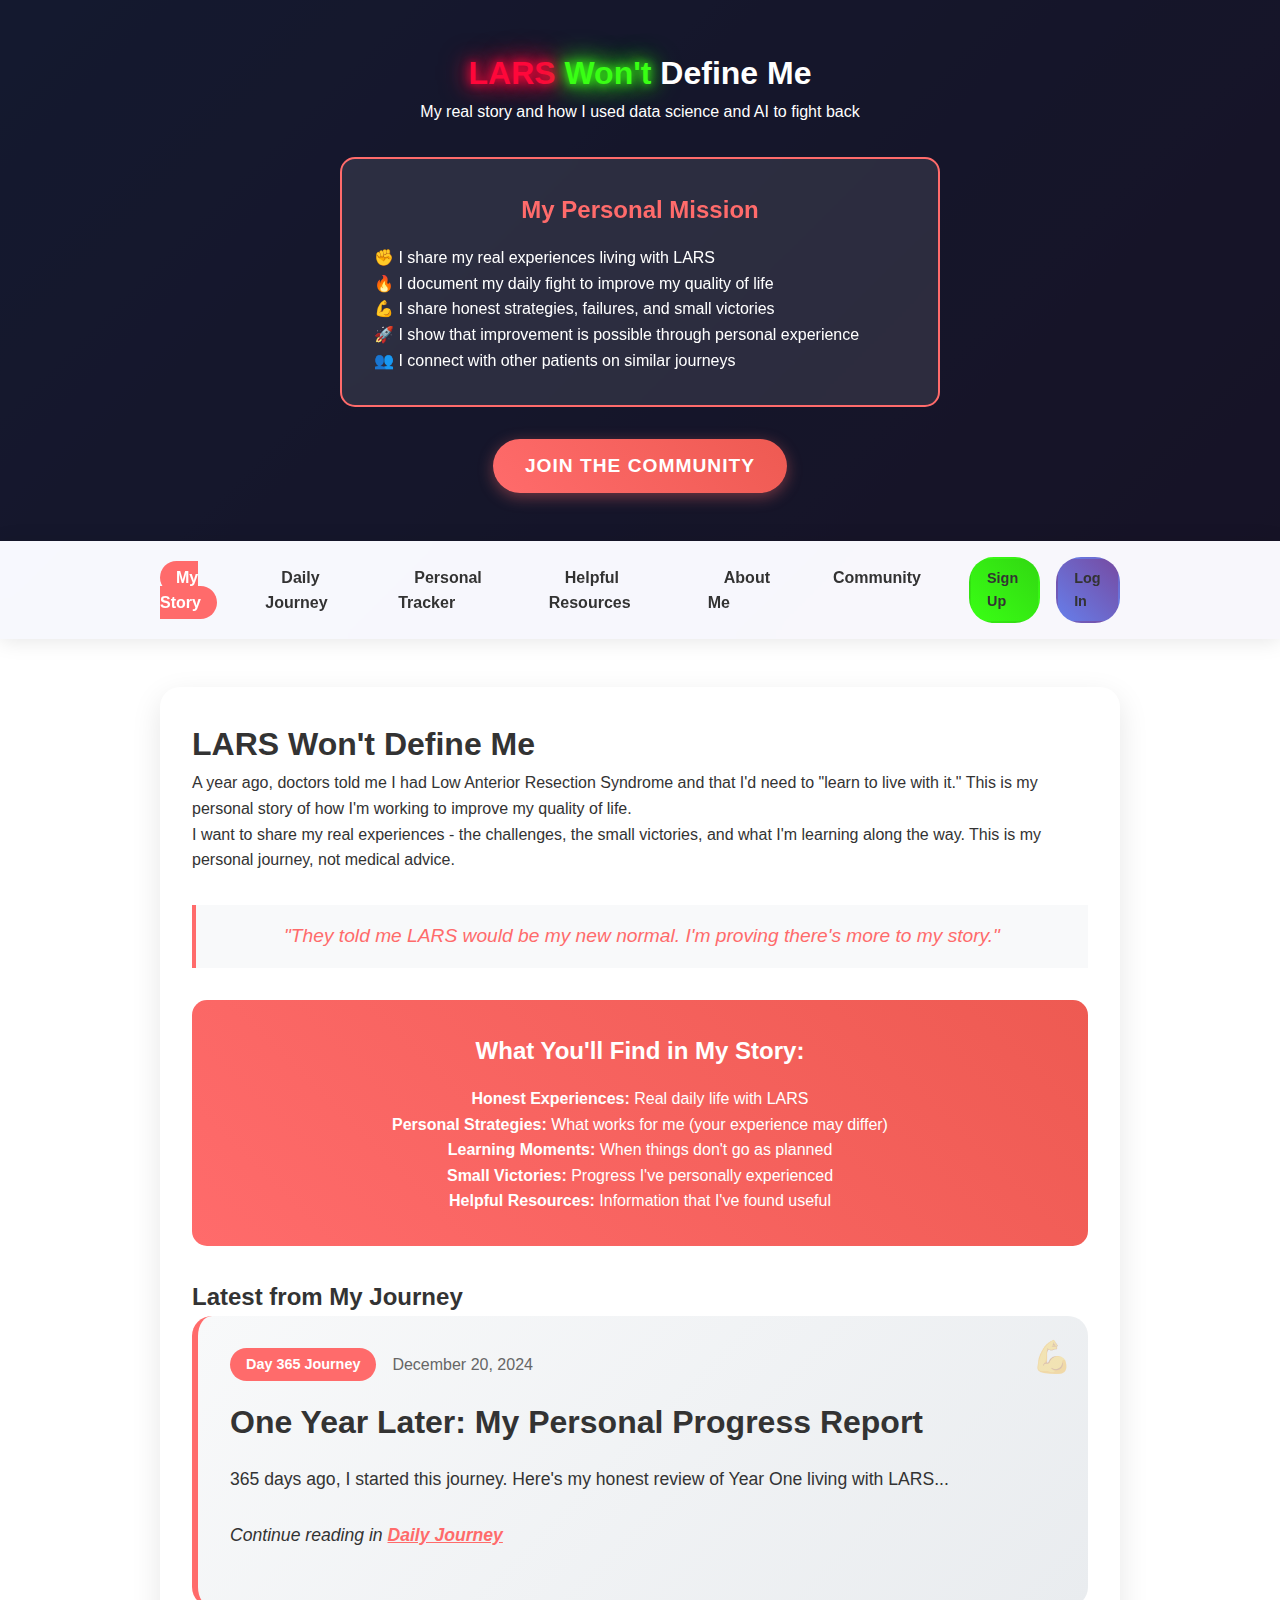
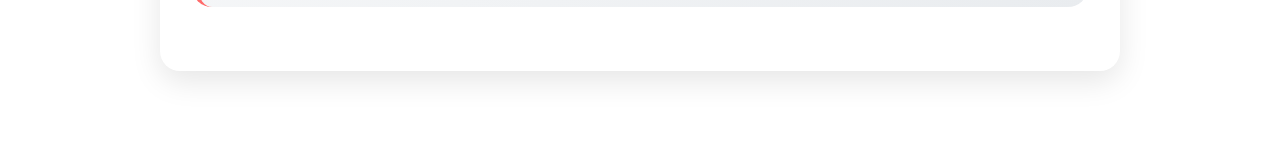
<file: index.html>
<!DOCTYPE html>
<html lang="en">
<head>
    <meta charset="UTF-8">
    <meta name="viewport" content="width=device-width, initial-scale=1.0">
    <title>LARS Won't Define Me - One Patient's Real Story</title>
    <style>
        * {
            margin: 0;
            padding: 0;
            box-sizing: border-box;
        }

        body {
            font-family: 'Arial', sans-serif;
            line-height: 1.6;
            color: #333;
            background: linear-gradient(135deg, #667eea 0%, #764ba2 100%);
            min-height: 100vh;
        }

        .container {
            max-width: 1000px;
            margin: 0 auto;
            padding: 0 20px;
        }

        header {
            background: rgba(0,0,0,0.8);
            color: white;
            padding: 3rem 0;
            text-align: center;
            position: relative;
            overflow: hidden;
        }

        .hero-content {
            position: relative;
            z-index: 2;
        }

        .neon-green {
            color: #39ff14;
            text-shadow: 0 0 10px #39ff14, 0 0 20px #39ff14, 0 0 30px #39ff14;
        }

        .neon-red {
            color: #ff073a;
            text-shadow: 0 0 10px #ff073a, 0 0 20px #ff073a, 0 0 30px #ff073a;
        }
            font-size: 3.5rem;
            font-weight: bold;
            margin-bottom: 1rem;
            text-shadow: 2px 2px 4px rgba(0,0,0,0.5);
            color: #ff6b6b;
        }

        .rebel-subtitle {
            font-size: 1.3rem;
            margin-bottom: 2rem;
            color: #ffeaa7;
        }

        .manifesto-box {
            background: rgba(255,255,255,0.1);
            backdrop-filter: blur(10px);
            border: 2px solid #ff6b6b;
            border-radius: 15px;
            padding: 2rem;
            margin: 2rem auto;
            max-width: 600px;
            text-align: left;
        }

        .manifesto-box h3 {
            color: #ff6b6b;
            font-size: 1.5rem;
            margin-bottom: 1rem;
            text-align: center;
        }

        .fight-button {
            background: linear-gradient(45deg, #ff6b6b, #ee5a52);
            color: white;
            padding: 1rem 2rem;
            font-size: 1.2rem;
            font-weight: bold;
            border: none;
            border-radius: 50px;
            cursor: pointer;
            transition: all 0.3s;
            text-transform: uppercase;
            letter-spacing: 1px;
            box-shadow: 0 4px 15px rgba(255, 107, 107, 0.4);
        }

        .fight-button:hover {
            transform: translateY(-2px);
            box-shadow: 0 6px 20px rgba(255, 107, 107, 0.6);
        }

        nav {
            background: rgba(255,255,255,0.95);
            padding: 1rem 0;
            backdrop-filter: blur(10px);
            position: sticky;
            top: 0;
            z-index: 100;
            box-shadow: 0 2px 20px rgba(0,0,0,0.1);
        }

        .nav-links {
            display: flex;
            justify-content: space-between;
            align-items: center;
            gap: 2rem;
            list-style: none;
            position: relative;
            width: 100%;
        }

        .main-nav {
            display: flex;
            gap: 2rem;
        }

        .auth-links {
            display: flex;
            gap: 1rem;
            margin-left: auto;
        }

        .auth-links a {
            background: linear-gradient(45deg, #667eea, #764ba2);
            color: white;
            padding: 0.6rem 1.2rem;
            border-radius: 25px;
            text-decoration: none;
            font-weight: 600;
            font-size: 0.9rem;
            transition: all 0.3s;
            border: 2px solid transparent;
        }

        .auth-links a:hover {
            background: linear-gradient(45deg, #ff6b6b, #ee5a52);
            transform: translateY(-2px);
            box-shadow: 0 4px 15px rgba(255, 107, 107, 0.4);
        }

        .auth-links a.signup {
            background: linear-gradient(45deg, #39ff14, #32d812);
            color: #333;
        }

        .auth-links a.signup:hover {
            background: linear-gradient(45deg, #ff6b6b, #ee5a52);
            color: white;
        }

        .nav-links a {
            text-decoration: none;
            color: #333;
            font-weight: 600;
            padding: 0.5rem 1rem;
            border-radius: 25px;
            transition: all 0.3s;
        }

        .nav-links a:hover, .nav-links a.active {
            background: #ff6b6b;
            color: white;
            transform: translateY(-2px);
        }

        main {
            background: white;
            min-height: 100vh;
        }

        .content-section {
            padding: 3rem 0;
        }

        .disclaimer {
            background: linear-gradient(45deg, #ff6b6b, #ee5a52);
            color: white;
            padding: 1.5rem;
            margin: 2rem 0;
            border-radius: 15px;
            text-align: center;
            font-weight: 500;
        }

        .page-content {
            background: white;
            padding: 2rem;
            border-radius: 20px;
            box-shadow: 0 10px 30px rgba(0,0,0,0.1);
            margin-bottom: 2rem;
        }

        .rebel-post {
            background: linear-gradient(135deg, #f8f9fa 0%, #e9ecef 100%);
            padding: 2rem;
            border-radius: 20px;
            margin-bottom: 2rem;
            border-left: 6px solid #ff6b6b;
            position: relative;
            overflow: hidden;
        }

        .rebel-post::before {
            content: "💪";
            position: absolute;
            top: 1rem;
            right: 1rem;
            font-size: 2rem;
            opacity: 0.3;
        }

        .post-meta {
            display: flex;
            align-items: center;
            gap: 1rem;
            margin-bottom: 1rem;
            color: #666;
        }

        .rebel-badge {
            background: #ff6b6b;
            color: white;
            padding: 0.3rem 1rem;
            border-radius: 20px;
            font-size: 0.9rem;
            font-weight: bold;
        }

        .post-title {
            font-size: 2rem;
            color: #333;
            margin-bottom: 1rem;
            font-weight: bold;
        }

        .post-content {
            font-size: 1.1rem;
            line-height: 1.8;
        }

        .post-content h3 {
            color: #ff6b6b;
            margin: 2rem 0 1rem 0;
            font-size: 1.4rem;
        }

        .post-content p {
            margin-bottom: 1.5rem;
        }

        .post-content ul {
            margin: 1rem 0;
            padding-left: 2rem;
        }

        .post-content li {
            margin-bottom: 0.8rem;
        }

        .fight-highlight {
            background: linear-gradient(45deg, #ff6b6b, #ee5a52);
            color: white;
            padding: 2rem;
            border-radius: 15px;
            margin: 2rem 0;
            text-align: center;
        }

        .fight-highlight h4 {
            font-size: 1.5rem;
            margin-bottom: 1rem;
        }

        .rebel-tracker {
            background: linear-gradient(135deg, #667eea 0%, #764ba2 100%);
            color: white;
            padding: 2rem;
            border-radius: 20px;
            margin: 2rem 0;
        }

        .tracker-form {
            background: rgba(255,255,255,0.1);
            backdrop-filter: blur(10px);
            padding: 2rem;
            border-radius: 15px;
            border: 1px solid rgba(255,255,255,0.2);
        }

        .form-group {
            margin-bottom: 1.5rem;
        }

        .form-group label {
            display: block;
            margin-bottom: 0.5rem;
            font-weight: 600;
            color: white;
        }

        .form-group input, .form-group textarea, .form-group select {
            width: 100%;
            padding: 1rem;
            border: none;
            border-radius: 10px;
            font-size: 1rem;
            background: rgba(255,255,255,0.9);
        }

        .rebel-scale {
            display: flex;
            gap: 1rem;
            margin-top: 1rem;
            flex-wrap: wrap;
        }

        .rebel-option {
            background: rgba(255,255,255,0.2);
            padding: 1rem;
            border-radius: 15px;
            text-align: center;
            cursor: pointer;
            transition: all 0.3s;
            border: 2px solid transparent;
            flex: 1;
            min-width: 120px;
        }

        .rebel-option:hover {
            background: rgba(255,255,255,0.3);
            transform: translateY(-2px);
        }

        .rebel-option input[type="radio"] {
            width: auto;
            margin-bottom: 0.5rem;
        }

        .rebel-emoji {
            font-size: 2rem;
            display: block;
            margin-bottom: 0.5rem;
        }

        .resources-grid {
            display: grid;
            grid-template-columns: repeat(auto-fit, minmax(300px, 1fr));
            gap: 2rem;
            margin: 2rem 0;
        }

        .resource-card {
            background: linear-gradient(135deg, #f8f9fa 0%, #e9ecef 100%);
            padding: 2rem;
            border-radius: 20px;
            box-shadow: 0 5px 15px rgba(0,0,0,0.1);
            border-top: 4px solid #ff6b6b;
            transition: transform 0.3s;
        }

        .resource-card:hover {
            transform: translateY(-5px);
        }

        .resource-card h3 {
            color: #ff6b6b;
            margin-bottom: 1rem;
            font-size: 1.3rem;
        }

        .resource-card a {
            color: #667eea;
            text-decoration: none;
            display: block;
            margin: 0.5rem 0;
            font-weight: 500;
        }

        .resource-card a:hover {
            color: #ff6b6b;
            text-decoration: underline;
        }

        .hidden {
            display: none;
        }

        footer {
            background: #333;
            color: white;
            text-align: center;
            padding: 2rem 0;
        }

        .rebel-quote {
            font-style: italic;
            font-size: 1.2rem;
            color: #ff6b6b;
            text-align: center;
            margin: 2rem 0;
            padding: 1rem;
            border-left: 4px solid #ff6b6b;
            background: #f8f9fa;
        }

            @media (max-width: 768px) {
            .rebel-title {
                font-size: 2.5rem;
            }
            
            .nav-links {
                flex-direction: column;
                gap: 1rem;
            }

            .main-nav {
                flex-direction: column;
                gap: 0.5rem;
                width: 100%;
            }

            .auth-links {
                justify-content: center;
                margin-left: 0;
                margin-top: 1rem;
            }
            
            .rebel-scale {
                flex-direction: column;
            }
            
            .manifesto-box {
                margin: 1rem;
                padding: 1rem;
            }
        }
    </style>
</head>
<body>
    <header>
        <div class="container">
            <div class="hero-content">
                <h1 class="rebel-title"><span class="neon-red">LARS</span> <span class="neon-green">Won't</span> Define Me</h1>
                <p class="rebel-subtitle">My real story and how I used data science and AI to fight back</p>
                
                <div class="manifesto-box">
                    <h3>My Personal Mission</h3>
                    <p>✊ I share my real experiences living with LARS</p>
                    <p>🔥 I document my daily fight to improve my quality of life</p>
                    <p>💪 I share honest strategies, failures, and small victories</p>
                    <p>🚀 I show that improvement is possible through personal experience</p>
                    <p>👥 I connect with other patients on similar journeys</p>
                </div>
                
                <button class="fight-button" onclick="showPage('community')">JOIN THE COMMUNITY</button>
            </div>
        </div>
    </header>

    <nav>
        <div class="container">
            <ul class="nav-links">
                <div class="main-nav">
                    <li><a href="#" onclick="showPage('home')" class="active">My Story</a></li>
                    <li><a href="#" onclick="showPage('blog')">Daily Journey</a></li>
                    <li><a href="#" onclick="showPage('tracker')">Personal Tracker</a></li>
                    <li><a href="#" onclick="showPage('resources')">Helpful Resources</a></li>
                    <li><a href="#" onclick="showPage('about')">About Me</a></li>
                    <li><a href="#" onclick="showPage('community')">Community</a></li>
                </div>
                
                <div class="auth-links">
                    <a href="#" onclick="showSignup()" class="signup">Sign Up</a>
                    <a href="#" onclick="showLogin()" class="login">Log In</a>
                </div>
            </ul>
        </div>
    </nav>

    <main>
        <div class="container">

            <!-- Home Page -->
            <div id="home-page" class="content-section">
                <div class="page-content">
                    <h1>LARS Won't Define Me</h1>
                    <p>A year ago, doctors told me I had Low Anterior Resection Syndrome and that I'd need to "learn to live with it." This is my personal story of how I'm working to improve my quality of life.</p>
                    
                    <p>I want to share my real experiences - the challenges, the small victories, and what I'm learning along the way. This is my personal journey, not medical advice.</p>

                    <div class="rebel-quote">
                        "They told me LARS would be my new normal. I'm proving there's more to my story."
                    </div>

                    <div class="fight-highlight">
                        <h4>What You'll Find in My Story:</h4>
                        <p><strong>Honest Experiences:</strong> Real daily life with LARS<br>
                        <strong>Personal Strategies:</strong> What works for me (your experience may differ)<br>
                        <strong>Learning Moments:</strong> When things don't go as planned<br>
                        <strong>Small Victories:</strong> Progress I've personally experienced<br>
                        <strong>Helpful Resources:</strong> Information that I've found useful</p>
                    </div>

                    <h2>Latest from My Journey</h2>
                    <div class="rebel-post">
                        <div class="post-meta">
                            <span class="rebel-badge">Day 365 Journey</span>
                            <span>December 20, 2024</span>
                        </div>
                        <h3 class="post-title">One Year Later: My Personal Progress Report</h3>
                        <div class="post-content">
                            <p>365 days ago, I started this journey. Here's my honest review of Year One living with LARS...</p>
                            <p><em>Continue reading in <a href="#" onclick="showPage('blog')" style="color: #ff6b6b; font-weight: bold;">Daily Journey</a></em></p>
                        </div>
                    </div>
                </div>
            </div>

            <!-- Blog Page -->
            <div id="blog-page" class="content-section hidden">
                <div class="page-content">
                    <h1>My Daily Fight Against LARS</h1>
                    <p>These are real battle reports from the front lines. Some days I win, some days LARS wins. But I never stop fighting.</p>

                    <div class="rebel-post">
                        <div class="post-meta">
                            <span class="rebel-badge">Day 365 Rebellion</span>
                            <span>December 20, 2024</span>
                        </div>
                        <h3 class="post-title">One Year of Fighting: The Honest Battle Report</h3>
                        <div class="post-content">
                            <p>365 days ago, I declared war on LARS. Today marks one year of rebellion, and I'm not backing down.</p>
                            
                            <h3>The Battle Statistics</h3>
                            <ul>
                                <li><strong>Months 1-3:</strong> Getting my ass kicked daily. LARS was winning big time.</li>
                                <li><strong>Months 4-6:</strong> Started landing some punches. Tiny victories, but victories.</li>
                                <li><strong>Months 7-9:</strong> Building my arsenal. Learning what weapons work.</li>
                                <li><strong>Months 10-12:</strong> Taking back territory. LARS still fights dirty, but I'm stronger.</li>
                            </ul>

                            <h3>What I've Reclaimed</h3>
                            <p>My urgency episodes dropped from 8-10 daily battles to 3-4. I can plan 2-3 hour missions outside my base now. The fear of eating out has mostly retreated.</p>

                            <h3>Where I'm Still Fighting</h3>
                            <p>Clustering still ambushes me. Some foods remain enemy territory. The mental exhaustion of constant tactical planning is real.</p>

                            <div class="fight-highlight">
                                <h4>To Every LARS Warrior Reading This:</h4>
                                <p>Don't you dare give up. Don't let them tell you to "just accept it." You have more fight in you than you know. Join my rebellion. We're taking our lives back, one battle at a time.</p>
                            </div>
                        </div>
                    </div>

                    <div class="rebel-post">
                        <div class="post-meta">
                            <span class="rebel-badge">Day 360 Rebellion</span>
                            <span>December 15, 2024</span>
                        </div>
                        <h3 class="post-title">My Rebel Arsenal: Weapons That Actually Work</h3>
                        <div class="post-content">
                            <p>After 360 days of combat, here's my tested battle kit - the weapons that help me fight LARS every day:</p>

                            <h3>Daily Combat Gear</h3>
                            <ul>
                                <li><strong>Emergency assault pack:</strong> Crossbody bag with wet wipes, backup underwear, tactical plastic bags</li>
                                <li><strong>Intelligence app:</strong> "Flush" app for bathroom reconnaissance</li>
                                <li><strong>Hydration system:</strong> Electrolyte water - keeps my systems running</li>
                                <li><strong>Food intel:</strong> Phone notes tracking enemy foods vs. allies</li>
                            </ul>

                            <h3>Vehicle Command Center</h3>
                            <ul>
                                <li>Complete uniform change in stealth bag</li>
                                <li>Cleanup and recovery supplies</li>
                                <li>Morale-boosting snacks (tested safe foods)</li>
                                <li>Tactical air freshener for emergency situations</li>
                            </ul>

                            <h3>Failed Weapons (Don't Waste Your Money)</h3>
                            <p>Expensive "miracle" underwear (regular cotton works fine), complicated tracking apps (simple phone notes work better), and most supplements (real food and hydration beat pills).</p>
                        </div>
                    </div>
                </div>
            </div>

            <!-- Tracker Page -->
            <div id="tracker-page" class="content-section hidden">
                <div class="rebel-tracker">
                    <h1>Battle Tracker - Know Your Enemy</h1>
                    <p>Track your daily battles to identify patterns and build your winning strategy. This intel is for YOUR fight only.</p>

                    <div class="tracker-form">
                        <h3>Daily Battle Report</h3>
                        <form id="rebel-tracker">
                            <div class="form-group">
                                <label>Mission Date:</label>
                                <input type="date" id="battle-date" required>
                            </div>

                            <div class="form-group">
                                <label>Battle Status Today:</label>
                                <div class="rebel-scale">
                                    <div class="rebel-option">
                                        <span class="rebel-emoji">😤</span>
                                        <input type="radio" name="battle-status" value="1" id="battle1">
                                        <label for="battle1">LARS kicked my ass</label>
                                    </div>
                                    <div class="rebel-option">
                                        <span class="rebel-emoji">😠</span>
                                        <input type="radio" name="battle-status" value="2" id="battle2">
                                        <label for="battle2">Tough fight</label>
                                    </div>
                                    <div class="rebel-option">
                                        <span class="rebel-emoji">😐</span>
                                        <input type="radio" name="battle-status" value="3" id="battle3">
                                        <label for="battle3">Draw</label>
                                    </div>
                                    <div class="rebel-option">
                                        <span class="rebel-emoji">😏</span>
                                        <input type="radio" name="battle-status" value="4" id="battle4">
                                        <label for="battle4">I won some rounds</label>
                                    </div>
                                    <div class="rebel-option">
                                        <span class="rebel-emoji">💪</span>
                                        <input type="radio" name="battle-status" value="5" id="battle5">
                                        <label for="battle5">I dominated</label>
                                    </div>
                                </div>
                            </div>

                            <div class="form-group">
                                <label>Energy for the Fight (1-5):</label>
                                <select name="energy" required>
                                    <option value="">Select...</option>
                                    <option value="1">Completely drained</option>
                                    <option value="2">Low energy</option>
                                    <option value="3">Moderate</option>
                                    <option value="4">Good energy</option>
                                    <option value="5">Full power</option>
                                </select>
                            </div>

                            <div class="form-group">
                                <label>Today's Victories (small or big):</label>
                                <textarea name="victories" placeholder="What battles did you win today? Made it through a meeting? Tried a new food? Laughed at something?"></textarea>
                            </div>

                            <div class="form-group">
                                <label>Enemy Tactics (what LARS threw at you):</label>
                                <textarea name="enemy-tactics" placeholder="What challenges did LARS hit you with today? Urgency attacks? Clustering? Emotional warfare?"></textarea>
                            </div>

                            <div class="form-group">
                                <label>Intelligence Notes:</label>
                                <textarea name="intel" placeholder="What did you learn about your enemy today? Triggers to avoid? Strategies that worked?"></textarea>
                            </div>

                            <div class="form-group">
                                <label>Mission Type (select all that apply):</label>
                                <div style="display: grid; grid-template-columns: repeat(auto-fit, minmax(150px, 1fr)); gap: 10px; margin-top: 10px;">
                                    <label style="color: white;"><input type="checkbox" name="mission-type" value="social"> Social ops</label>
                                    <label style="color: white;"><input type="checkbox" name="mission-type" value="work"> Work mission</label>
                                    <label style="color: white;"><input type="checkbox" name="mission-type" value="travel"> Travel op</label>
                                    <label style="color: white;"><input type="checkbox" name="mission-type" value="medical"> Medical recon</label>
                                    <label style="color: white;"><input type="checkbox" name="mission-type" value="food"> Food testing</label>
                                    <label style="color: white;"><input type="checkbox" name="mission-type" value="emotional"> Mental warfare</label>
                                </div>
                            </div>

                            <button type="submit" class="fight-button">LOG BATTLE REPORT</button>
                        </form>

                        <div class="fight-highlight" style="margin-top: 2rem;">
                            <h4>Remember, Rebel:</h4>
                            <p>This intel is for YOUR fight strategy only. Use it to spot patterns, prepare for doctor briefings, and plan your next moves. Every data point helps you fight smarter.</p>
                        </div>
                    </div>
                </div>
            </div>

            <!-- Resources Page -->
            <div id="resources-page" class="content-section hidden">
                <div class="page-content">
                    <h1>Weapons & Tools for Fellow Rebels</h1>
                    <p>These are the resources, tools, and intel sources that help me fight LARS. Not sponsored - just battle-tested gear.</p>

                    <div class="resources-grid">
                        <div class="resource-card">
                            <h3>🏥 Medical Command Centers</h3>
                            <a href="https://www.fascrs.org" target="_blank">American Society of Colon and Rectal Surgeons</a>
                            <a href="https://www.ccalliance.org" target="_blank">Colorectal Cancer Alliance</a>
                            <a href="https://www.ostomy.org" target="_blank">United Ostomy Associations</a>
                            <a href="https://www.cancer.gov" target="_blank">National Cancer Institute</a>
                        </div>

                        <div class="resource-card">
                            <h3>📚 Battle Manuals</h3>
                            <a href="#" target="_blank">"Radical Remission" by Kelly Turner</a>
                            <a href="#" target="_blank">"The Resilience Factor" by Reivich & Shatte</a>
                            <a href="#" target="_blank">"Anticancer" by David Servan-Schreiber</a>
                            <p><em>Amazon affiliate links - supports this rebellion</em></p>
                        </div>

                        <div class="resource-card">
                            <h3>👥 Fellow Rebels</h3>
                            <a href="#" target="_blank">LARS Warriors (Facebook)</a>
                            <a href="#" target="_blank">Colorectal Cancer Fighters (Reddit)</a>
                            <a href="#" target="_blank">Smart Patients Community</a>
                            <a href="#" target="_blank">CancerCare Support Groups</a>
                        </div>

                        <div class="resource-card">
                            <h3>🔬 Intelligence Sources</h3>
                            <a href="https://pubmed.ncbi.nlm.nih.gov" target="_blank">PubMed (search "LARS syndrome")</a>
                            <a href="#" target="_blank">Latest LARS Research Updates</a>
                            <a href="#" target="_blank">Clinical Trial Intelligence</a>
                            <p><em>Always discuss intel with your medical team</em></p>
                        </div>

                        <div class="resource-card">
                            <h3>🛠️ Combat Tools</h3>
                            <a href="#" target="_blank">Flush App (bathroom intel)</a>
                            <a href="#" target="_blank">Sit or Squat App</a>
                            <a href="#" target="_blank">MyFitnessPal (food tracking)</a>
                            <a href="#" target="_blank">Headspace (mental warfare defense)</a>
                        </div>

                        <div class="resource-card">
                            <h3>🎧 Morale Boosters</h3>
                            <a href="#" target="_blank">Cancer Rebel Podcasts</a>
                            <a href="#" target="_blank">Patient Warrior Stories</a>
                            <a href="#" target="_blank">Meditation for Fighters</a>
                            <p><em>Perfect for those long bathroom strategy sessions</em></p>
                        </div>
                    </div>

                    <div class="fight-highlight" style="margin-top: 2rem;">
                        <h4>Rebel Disclaimer:</h4>
                        <p>These tools are shared from my personal arsenal. They're not medical recommendations - just weapons that have helped in my fight. Always coordinate with your medical team before deploying new strategies.</p>
                    </div>
                </div>
            </div>

            <!-- Community Page -->
            <div id="community-page" class="content-section hidden">
                <div class="page-content">
                    <h1>Join Our LARS Community</h1>
                    <p>Connect with others who understand your journey. Share experiences, find support, and discover that you're not alone.</p>

                    <div class="fight-highlight">
                        <h4>Why Join Our Community?</h4>
                        <p><strong>Real Understanding:</strong> Connect with people who truly get what you're going through<br>
                        <strong>Shared Wisdom:</strong> Learn from others' experiences and strategies<br>
                        <strong>Emotional Support:</strong> Find encouragement on difficult days<br>
                        <strong>Latest Updates:</strong> Stay informed about LARS research and resources<br>
                        <strong>Safe Space:</strong> Share freely without judgment or medical advice</p>
                    </div>

                    <div class="resources-grid">
                        <div class="resource-card">
                            <h3>🗣️ Discussion Forums</h3>
                            <p>Join topic-based discussions about daily life with LARS</p>
                            <ul style="list-style: none; padding: 0;">
                                <li>• Work and Career</li>
                                <li>• Travel and Social Life</li>
                                <li>• Family Relationships</li>
                                <li>• Emotional Support</li>
                                <li>• Product Reviews</li>
                            </ul>
                            <a href="#" onclick="showSignup()" style="color: #ff6b6b; font-weight: bold;">Join Discussions →</a>
                        </div>

                        <div class="resource-card">
                            <h3>📖 Story Sharing</h3>
                            <p>Share your experiences and read others' journeys</p>
                            <ul style="list-style: none; padding: 0;">
                                <li>• Personal milestones</li>
                                <li>• Challenging moments</li>
                                <li>• Success strategies</li>
                                <li>• Inspiration stories</li>
                                <li>• Recovery updates</li>
                            </ul>
                            <a href="#" onclick="showSignup()" style="color: #ff6b6b; font-weight: bold;">Share Your Story →</a>
                        </div>

                        <div class="resource-card">
                            <h3>🤝 Support Groups</h3>
                            <p>Join virtual meetups and support circles</p>
                            <ul style="list-style: none; padding: 0;">
                                <li>• Weekly check-ins</li>
                                <li>• Peer mentorship</li>
                                <li>• Topic-focused groups</li>
                                <li>• New member welcome</li>
                                <li>• Crisis support</li>
                            </ul>
                            <a href="#" onclick="showSignup()" style="color: #ff6b6b; font-weight: bold;">Find Your Group →</a>
                        </div>

                        <div class="resource-card">
                            <h3>📊 Data Insights</h3>
                            <p>Anonymous community data and patterns</p>
                            <ul style="list-style: none; padding: 0;">
                                <li>• Community progress trends</li>
                                <li>• Common trigger patterns</li>
                                <li>• Helpful strategy rankings</li>
                                <li>• Research participation</li>
                                <li>• Outcome tracking</li>
                            </ul>
                            <a href="#" onclick="showSignup()" style="color: #ff6b6b; font-weight: bold;">View Insights →</a>
                        </div>

                        <div class="resource-card">
                            <h3>🎯 Expert Sessions</h3>
                            <p>Learn from healthcare professionals and researchers</p>
                            <ul style="list-style: none; padding: 0;">
                                <li>• Q&A with specialists</li>
                                <li>• Research updates</li>
                                <li>• Nutrition guidance</li>
                                <li>• Mental health support</li>
                                <li>• Latest treatments</li>
                            </ul>
                            <a href="#" onclick="showSignup()" style="color: #ff6b6b; font-weight: bold;">Join Sessions →</a>
                        </div>

                        <div class="resource-card">
                            <h3>🔬 Research Participation</h3>
                            <p>Contribute to LARS research and advancement</p>
                            <ul style="list-style: none; padding: 0;">
                                <li>• Anonymous data sharing</li>
                                <li>• Clinical trial opportunities</li>
                                <li>• Survey participation</li>
                                <li>• Pattern analysis</li>
                                <li>• Future treatment development</li>
                            </ul>
                            <a href="#" onclick="showSignup()" style="color: #ff6b6b; font-weight: bold;">Learn More →</a>
                        </div>
                    </div>

                    <div class="fight-highlight" style="margin-top: 3rem;">
                        <h4>Ready to Connect?</h4>
                        <p>Join thousands of LARS patients supporting each other on this journey. Together, we're stronger.</p>
                        <button class="fight-button" onclick="showSignup()" style="margin-top: 1rem;">SIGN UP NOW</button>
                    </div>

                    <div class="rebel-quote">
                        "Alone we struggle, together we thrive. Join a community that understands your journey."
                    </div>
                </div>
            </div>
            <div id="about-page" class="content-section hidden">
                <div class="page-content">
                    <h1>Meet the Rebel</h1>
                    
                    <p>I never wanted to be a LARS rebel. I wanted to be the person who just "got better" after surgery and moved on with life. But LARS had other plans, and I had to make a choice: accept limitation or fight back.</p>

                    <h2>Why I Fight</h2>
                    <p>In December 2023, I had colorectal surgery. The cancer is gone (victory #1), but LARS moved in like an unwelcome roommate. For months, doctors kept saying "you'll need to learn to live with this" and "this is your new normal."</p>

                    <p>Bull. Shit.</p>

                    <p>I refuse to accept that a 30-something person should just surrender their social life, career ambitions, and daily freedom to bathroom schedules and emergency kits. So I declared war.</p>

                    <h2>My Rebellion Strategy</h2>
                    <p>Every day, I fight on multiple fronts:</p>
                    <ul>
                        <li><strong>Physical combat:</strong> Testing foods, timing, supplements, exercise</li>
                        <li><strong>Mental warfare:</strong> Refusing to let LARS control my mindset</li>
                        <li><strong>Social operations:</strong> Maintaining relationships and activities</li>
                        <li><strong>Intelligence gathering:</strong> Reading research, tracking patterns</li>
                        <li><strong>Community building:</strong> Connecting with fellow rebels</li>
                    </ul>

                    <h2>What This Rebellion Isn't</h2>
                    <p>This isn't medical advice. I'm not a doctor - I'm a patient with an attitude problem who refuses to give up. Every strategy I share is my personal experience, not a prescription for anyone else.</p>

                    <p>This also isn't toxic positivity. Some days, LARS wins. Some days, I cry in my car. Some days, I want to give up. I share those days too, because real rebellion includes real struggles.</p>

                    <h2>What I've Learned</h2>
                    <p>After a year of fighting, here's what I know for sure:</p>
                    <ul>
                        <li>Improvement IS possible (not cure, but real improvement)</li>
                        <li>Small victories add up to big changes
</file>
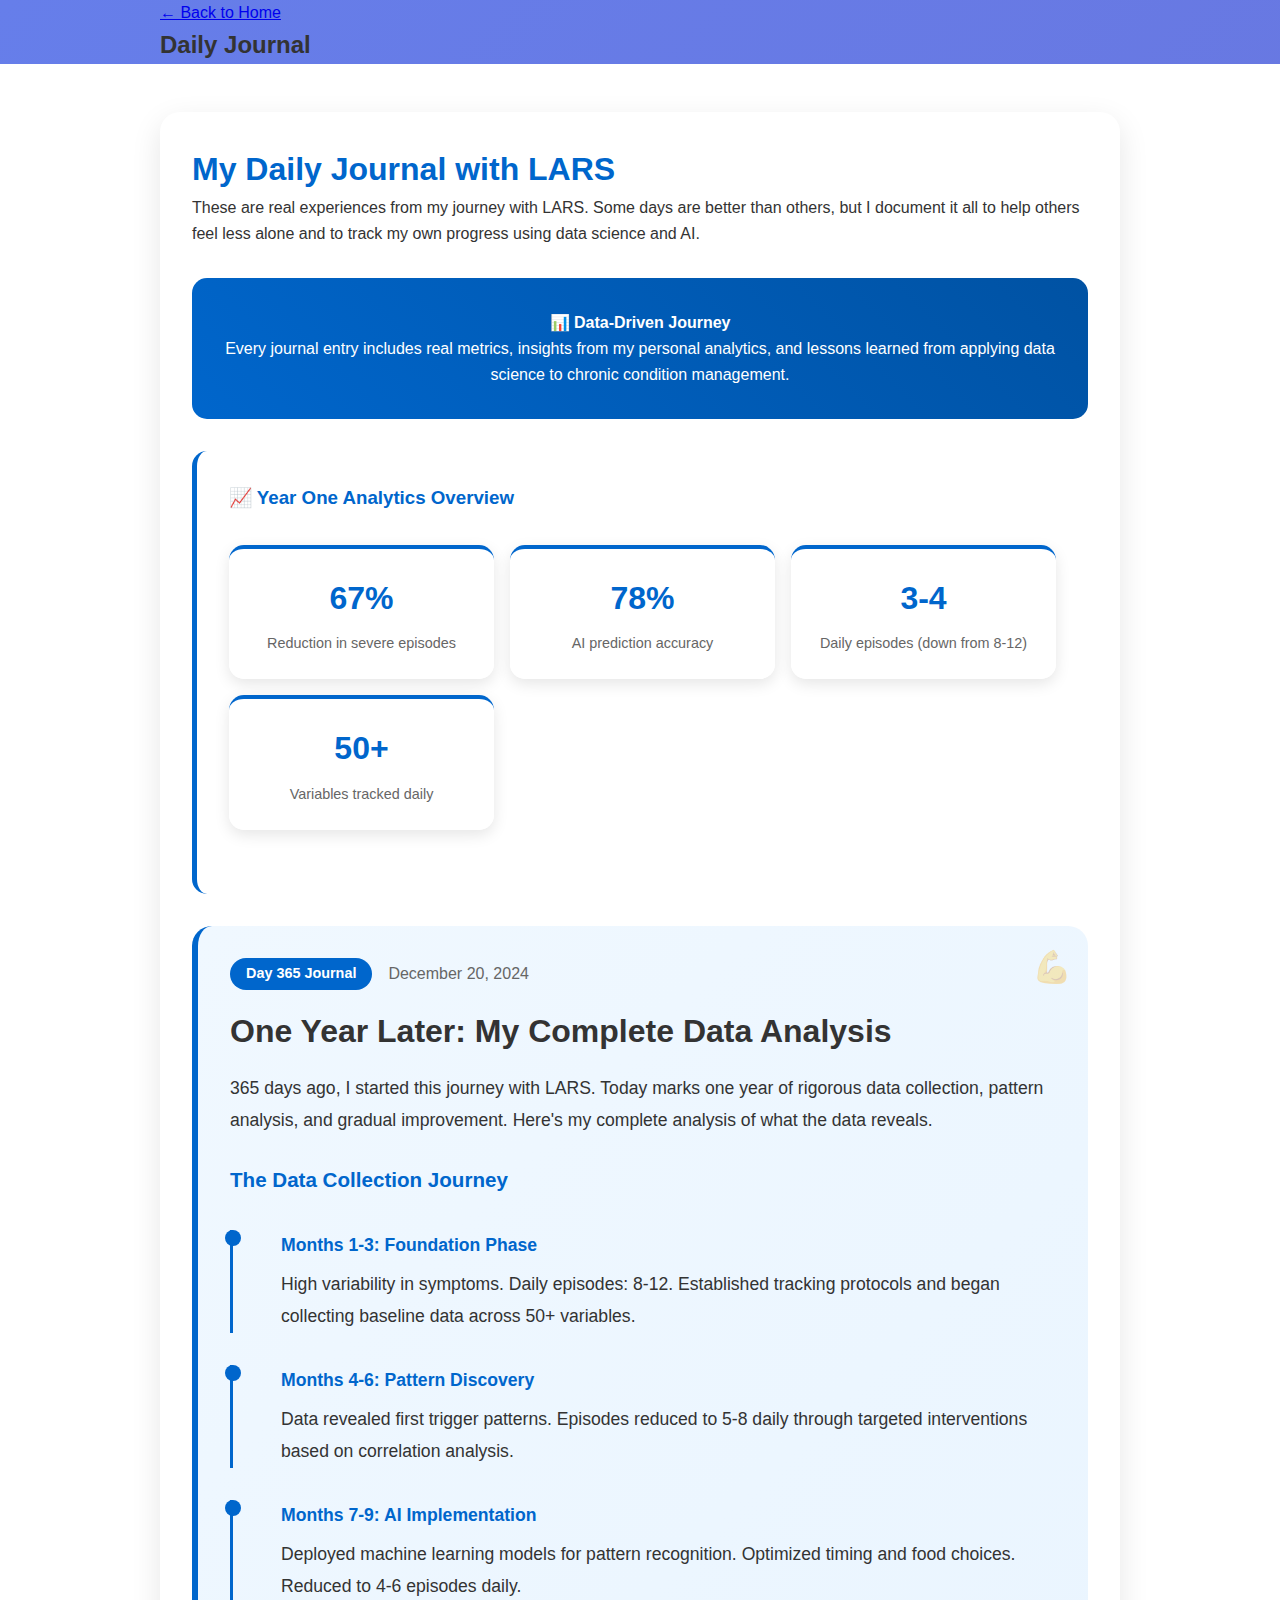
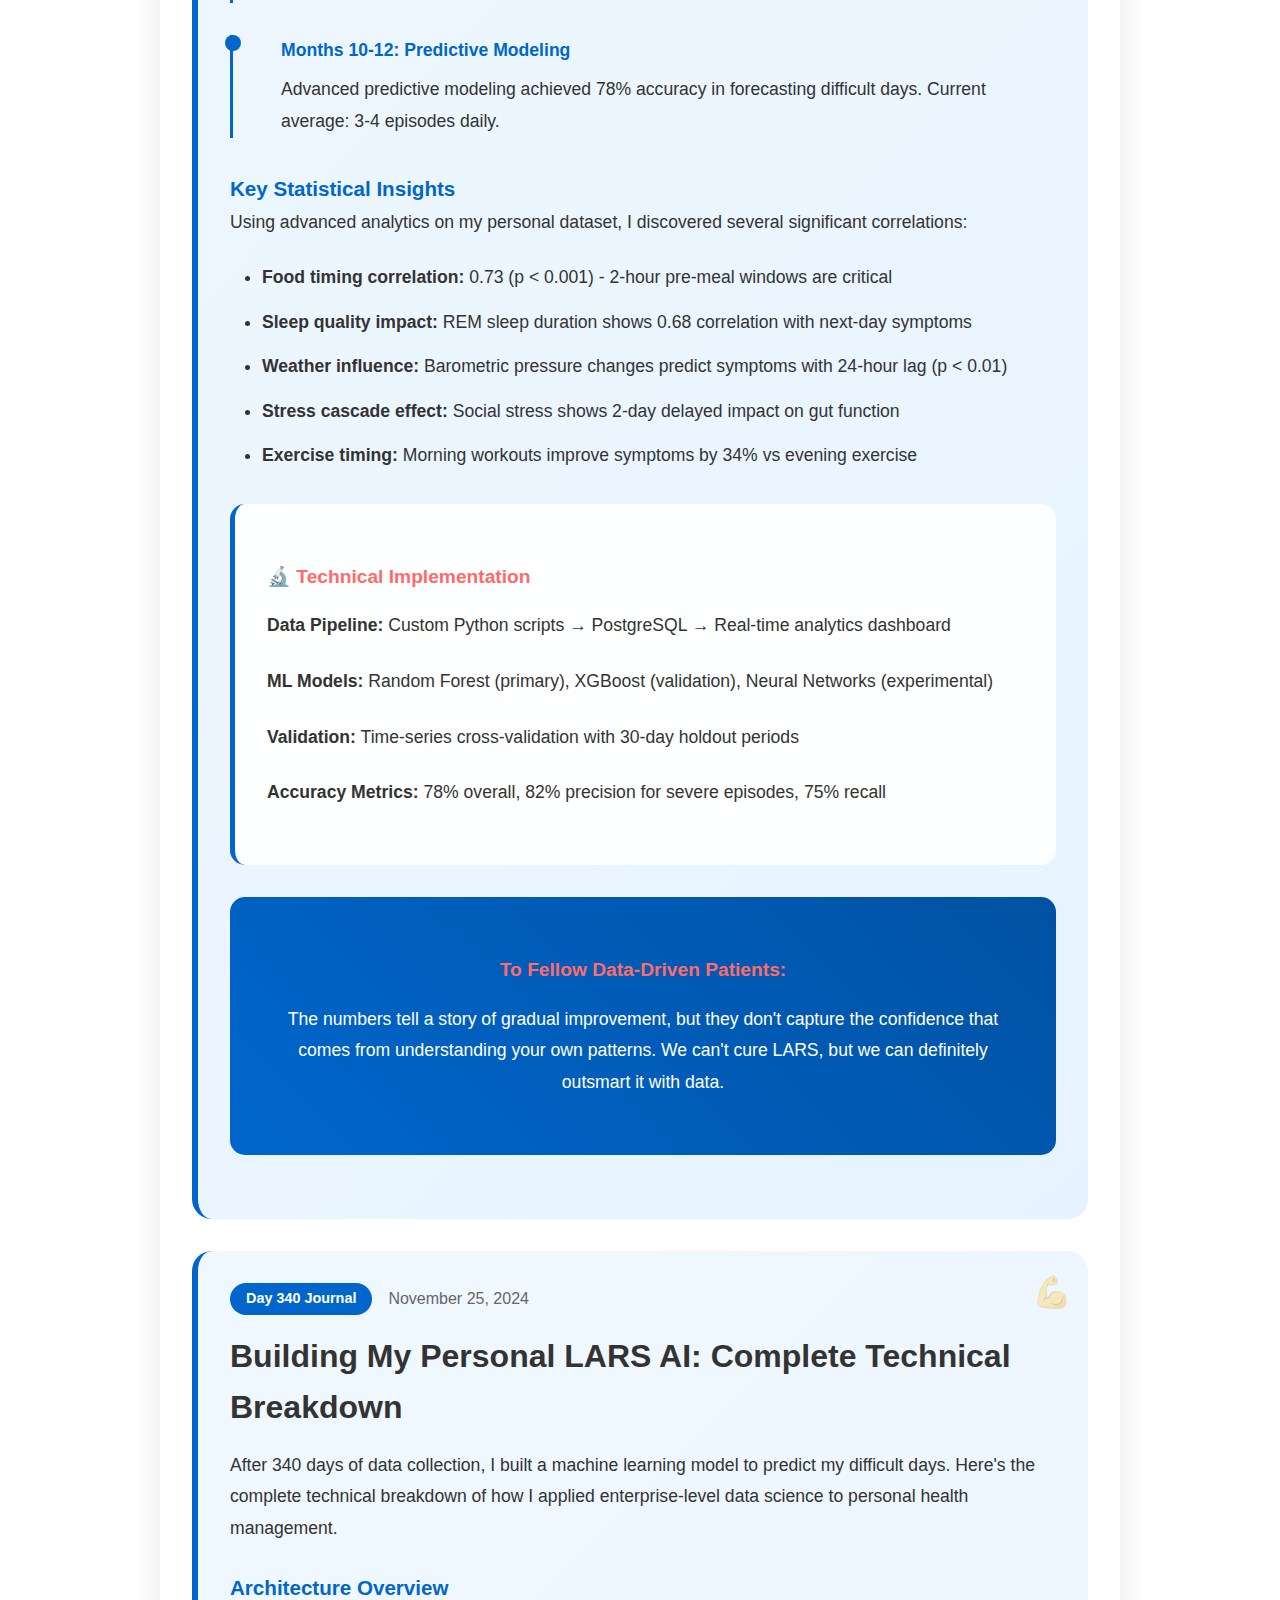
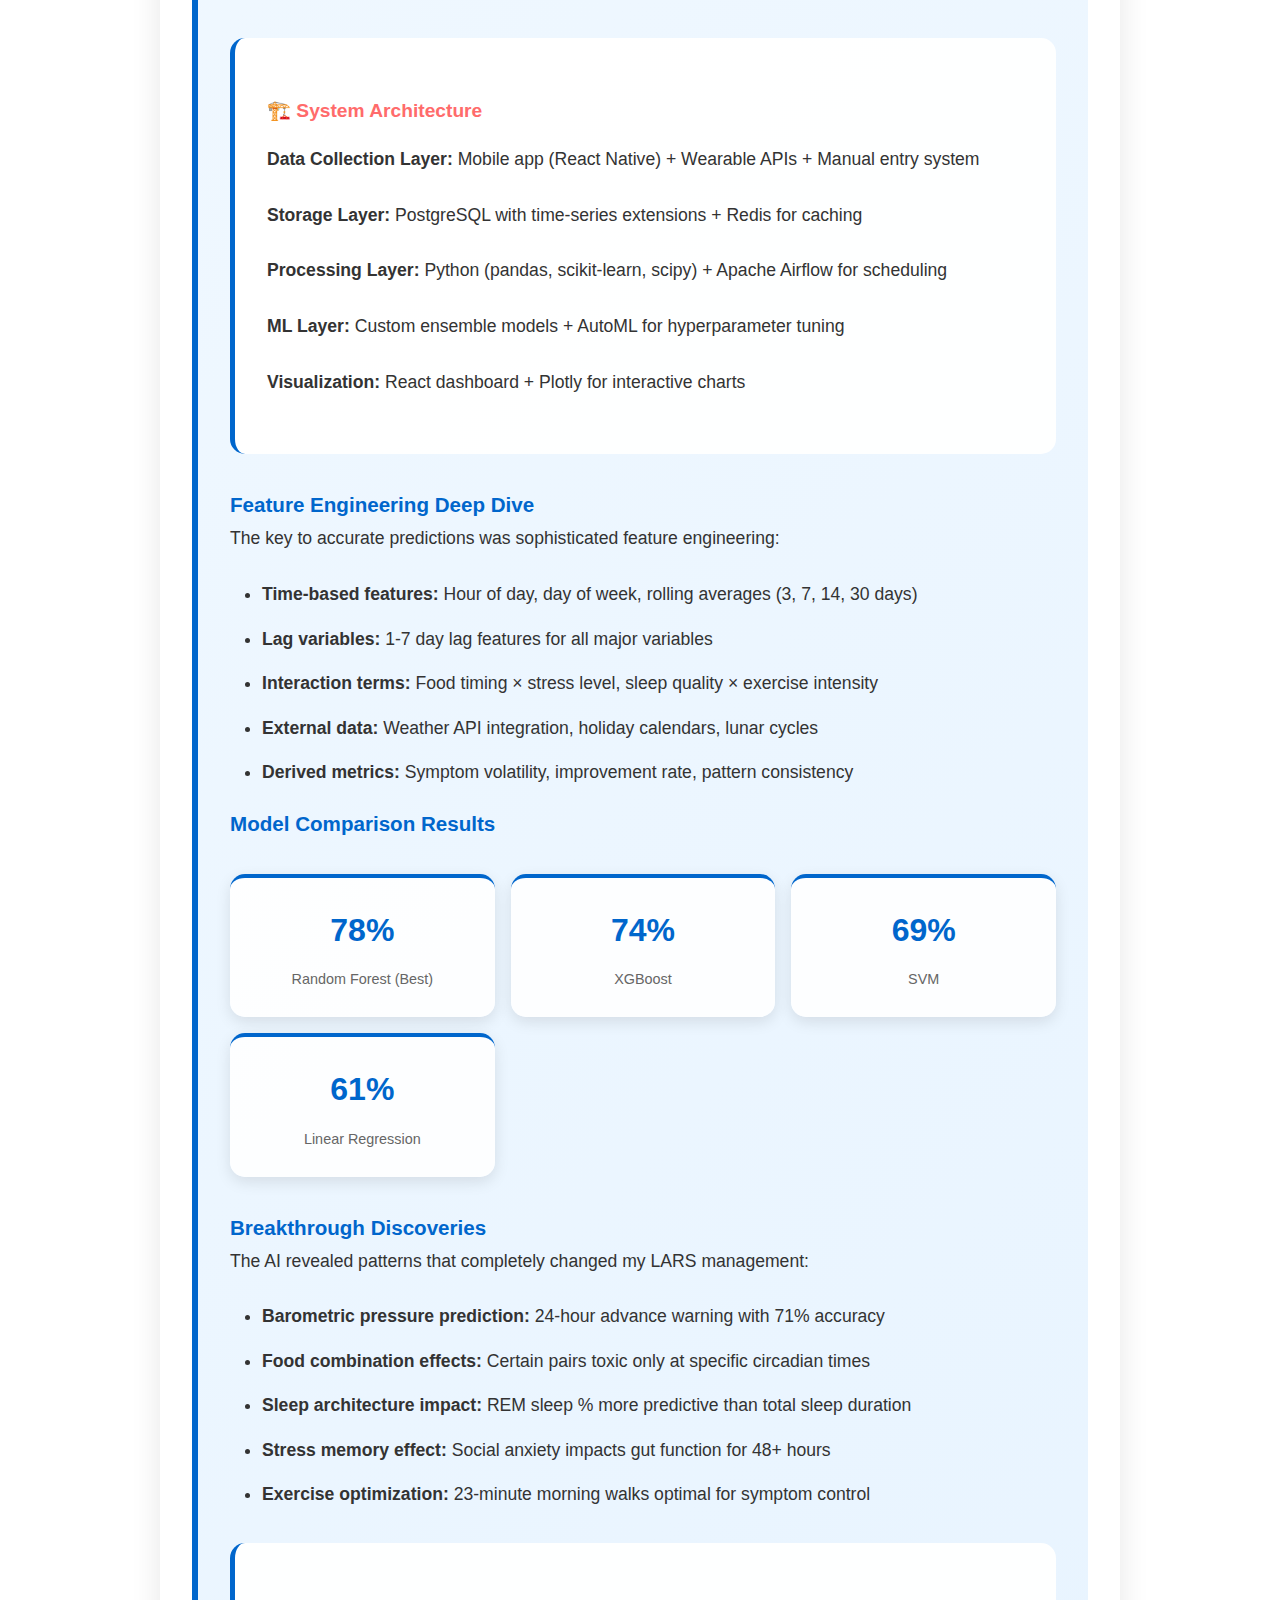
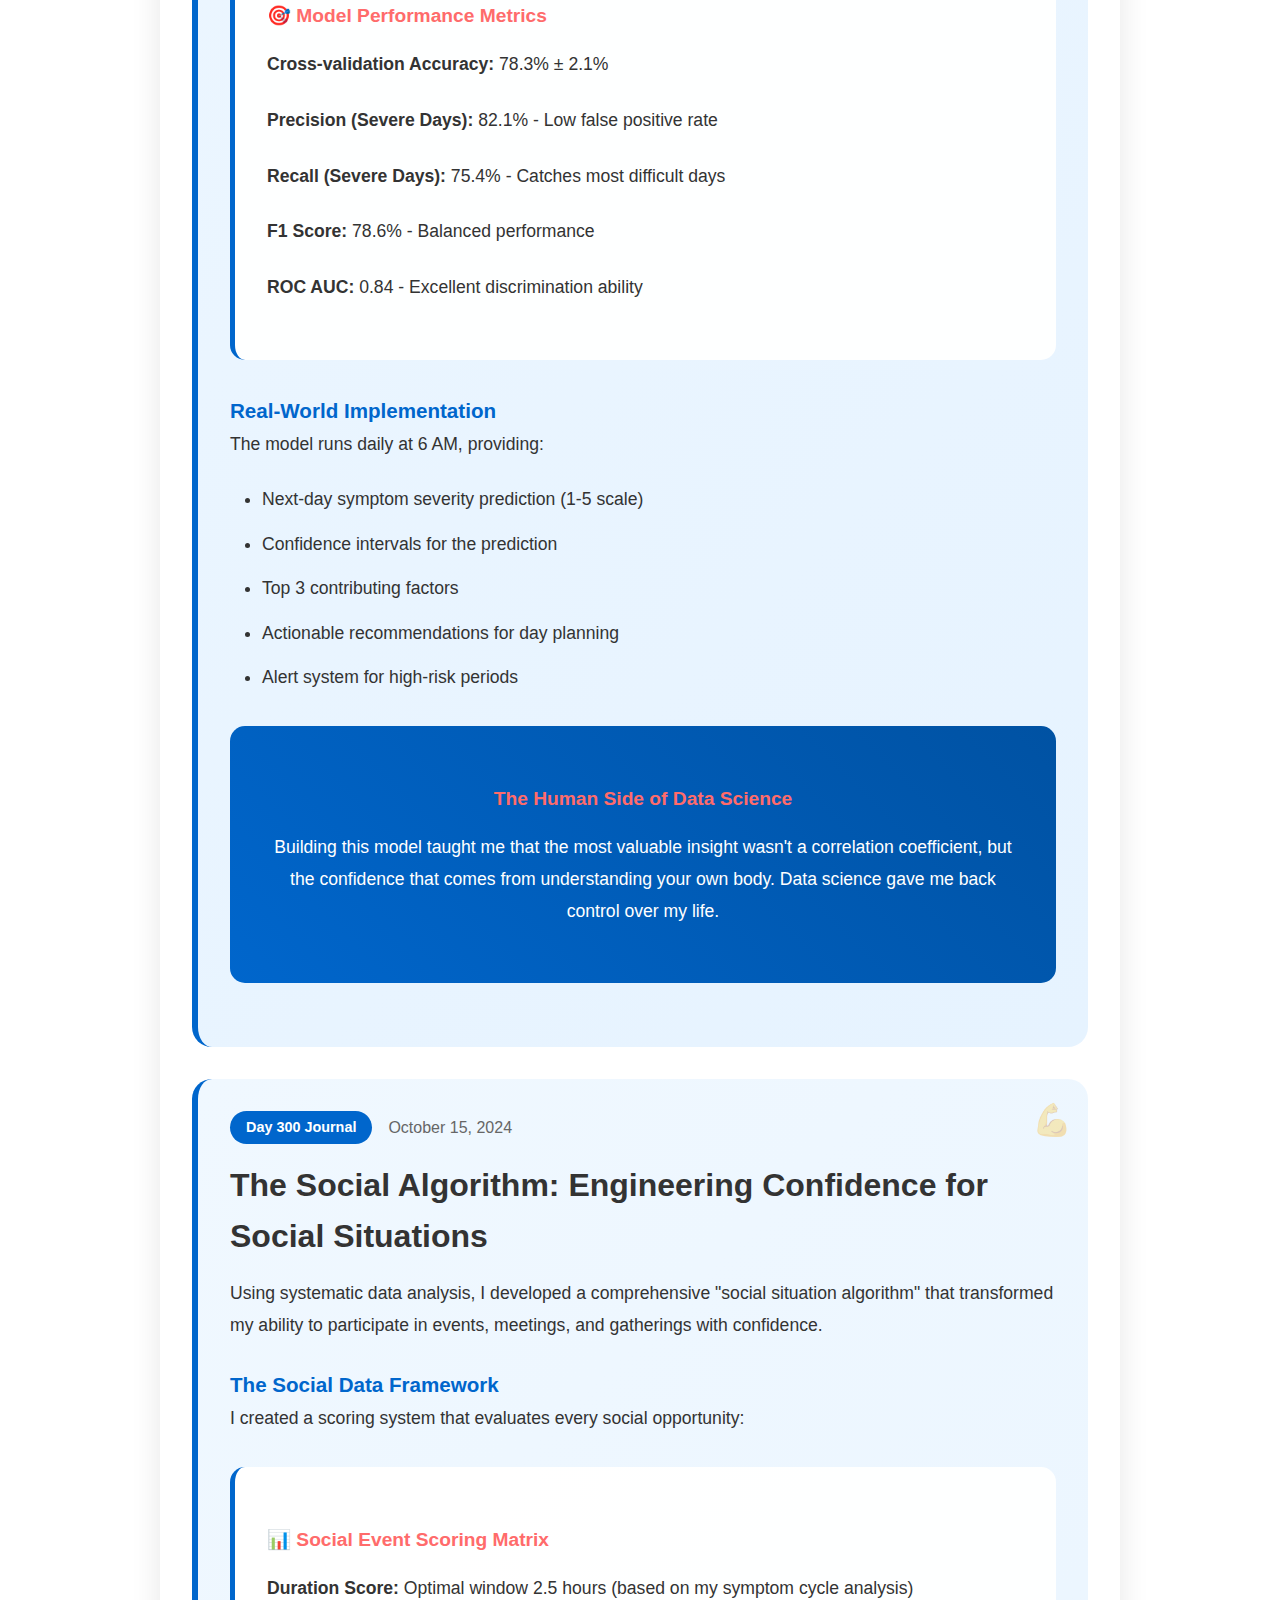
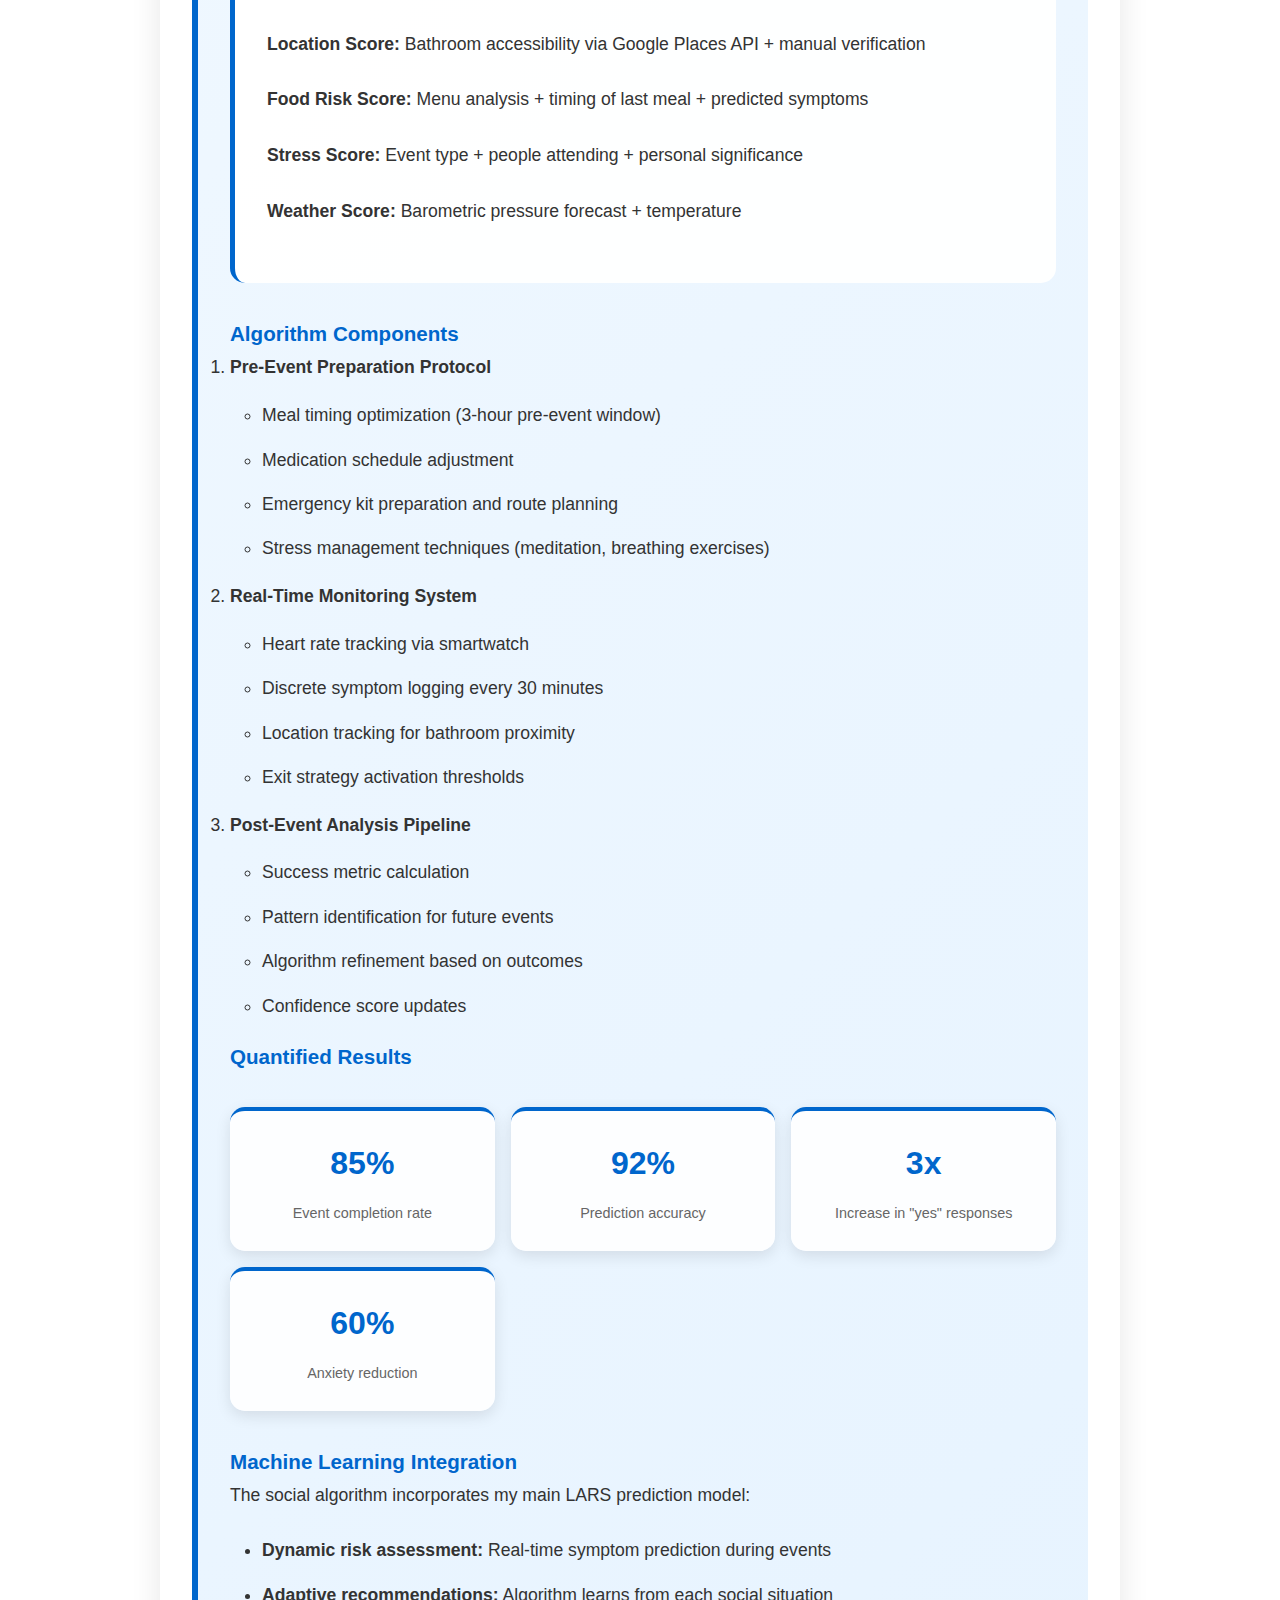
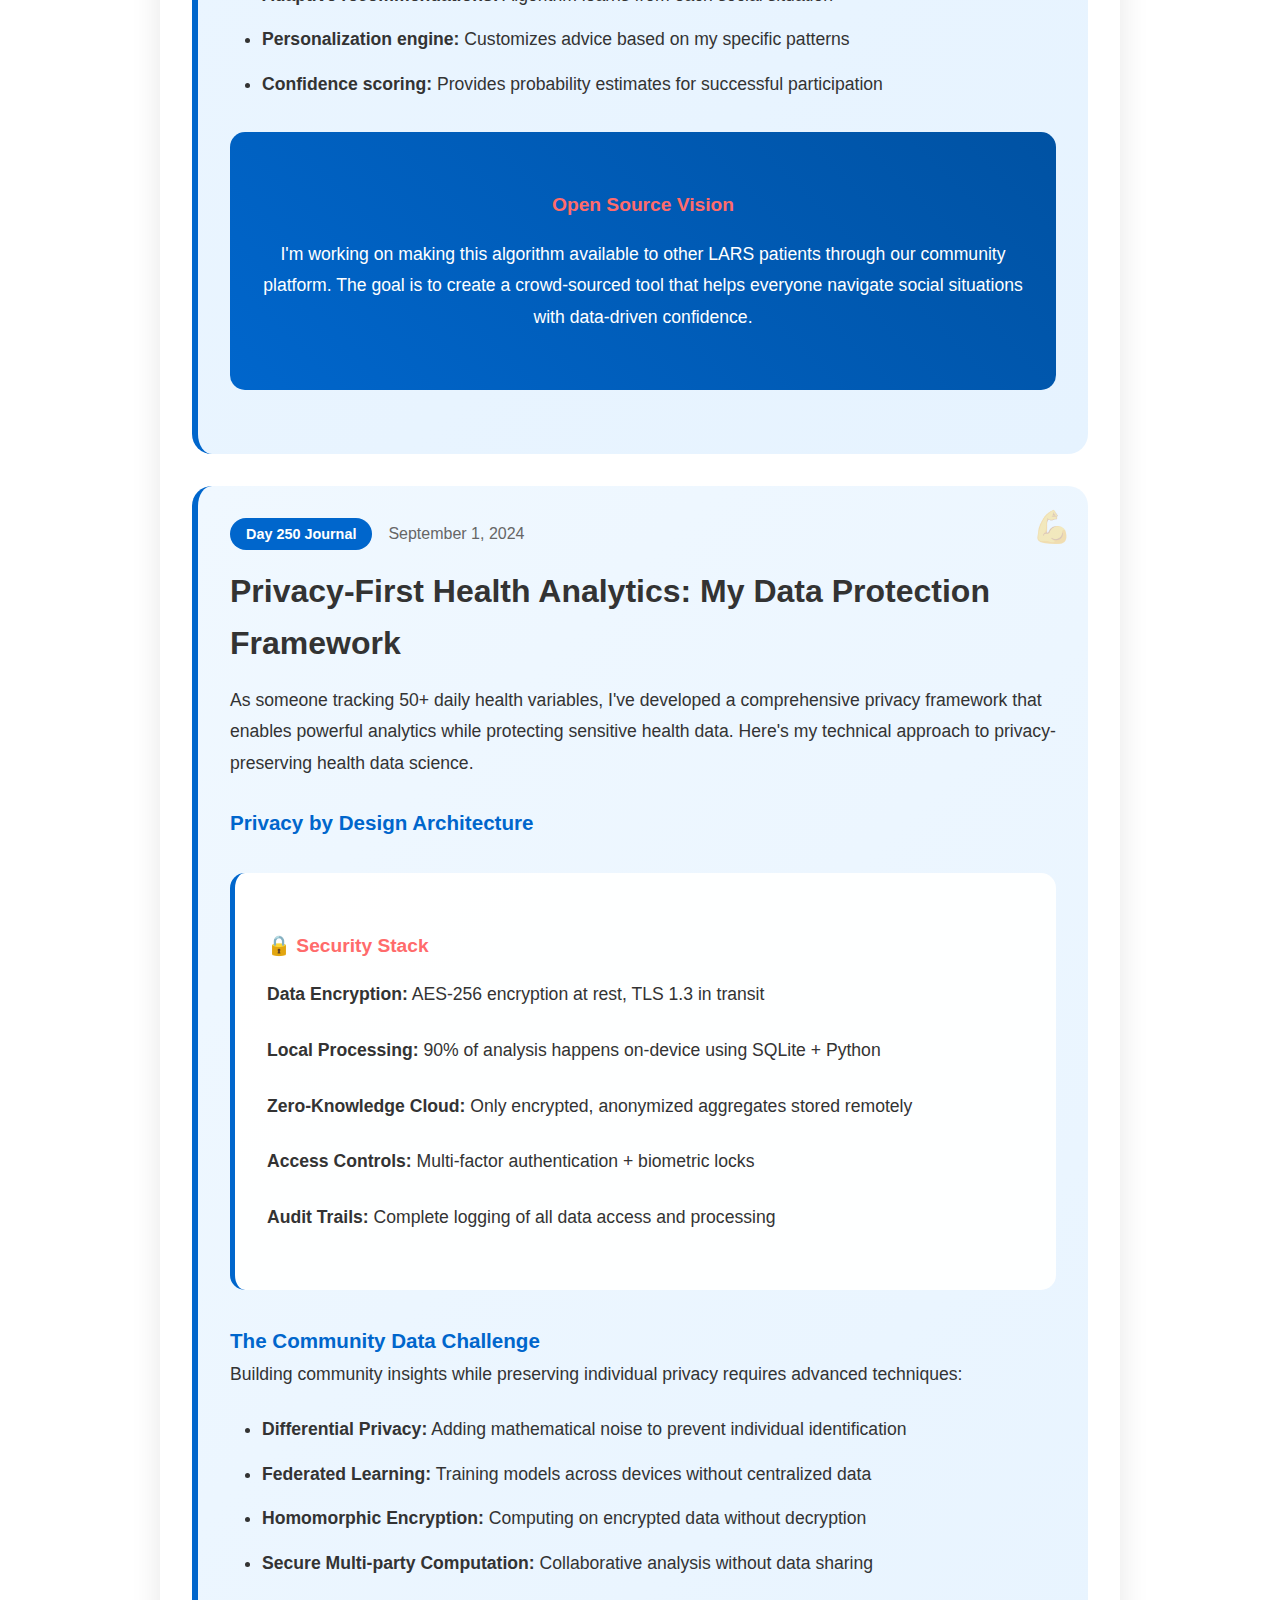
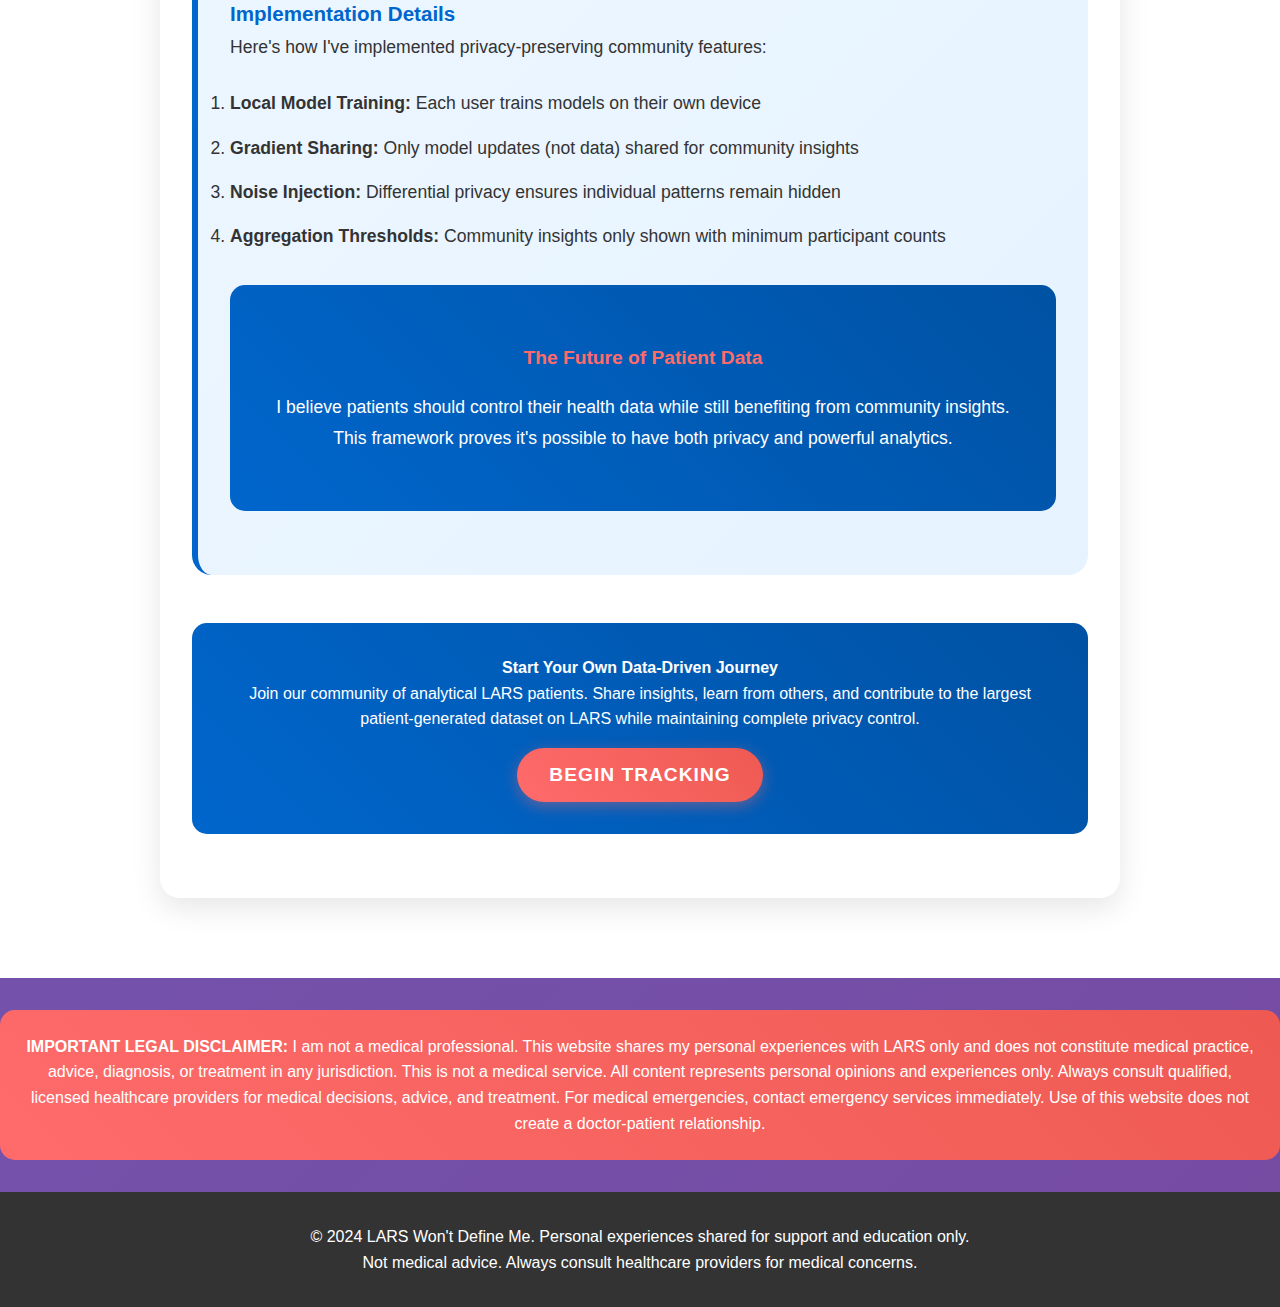
<file:  journal.html>
<!DOCTYPE html>
<html lang="en">
<head>
    <meta charset="UTF-8">
    <meta name="viewport" content="width=device-width, initial-scale=1.0">
    <title>Daily Journal - LARS Won't Define Me</title>
    <link rel="stylesheet" href="styles.css">
    <style>
        /* Daily Journal Page Specific Colors - Blue & Teal Theme */
        :root {
            --primary-gradient: linear-gradient(135deg, #4facfe 0%, #00f2fe 100%);
            --accent-color: #0066cc;
            --secondary-color: #00a8cc;
            --highlight-bg: linear-gradient(45deg, #0066cc, #0052a3);
            --card-bg: linear-gradient(135deg, #f0f8ff 0%, #e6f3ff 100%);
        }
        
        /* Navigation Styles - Embedded for this page */
        nav {
            background: rgba(255,255,255,0.95);
            padding: 1rem 0;
            backdrop-filter: blur(10px);
            position: sticky;
            top: 0;
            z-index: 100;
            box-shadow: 0 2px 20px rgba(0,0,0,0.1);
        }

        .nav-container {
            display: flex;
            justify-content: space-between;
            align-items: center;
        }

        .nav-links {
            display: flex;
            gap: 2rem;
            list-style: none;
            margin: 0;
            padding: 0;
        }

        .nav-links.mobile {
            display: none;
            position: absolute;
            top: 100%;
            left: 0;
            right: 0;
            background: rgba(255,255,255,0.98);
            backdrop-filter: blur(10px);
            flex-direction: column;
            padding: 1rem;
            box-shadow: 0 4px 20px rgba(0,0,0,0.1);
            border-radius: 0 0 15px 15px;
        }

        .nav-links.mobile.active {
            display: flex;
        }

        .hamburger {
            display: none;
            flex-direction: column;
            cursor: pointer;
            padding: 5px;
        }

        .hamburger span {
            width: 25px;
            height: 3px;
            background: #333;
            margin: 3px 0;
            transition: 0.3s;
            border-radius: 2px;
        }

        .hamburger.active span:nth-child(1) {
            transform: rotate(-45deg) translate(-5px, 6px);
        }

        .hamburger.active span:nth-child(2) {
            opacity: 0;
        }

        .hamburger.active span:nth-child(3) {
            transform: rotate(45deg) translate(-5px, -6px);
        }

        .auth-links {
            display: flex;
            gap: 1rem;
        }

        .nav-links a {
            text-decoration: none;
            color: #333;
            font-weight: 600;
            padding: 0.5rem 1rem;
            border-radius: 25px;
            transition: all 0.3s;
        }

        .nav-links a:hover, .nav-links a.active {
            background: var(--accent-color);
            color: white;
            transform: translateY(-2px);
        }

        .auth-links a {
            background: linear-gradient(45deg, #667eea, #764ba2);
            color: white;
            padding: 0.6rem 1.2rem;
            border-radius: 25px;
            text-decoration: none;
            font-weight: 600;
            font-size: 0.9rem;
            transition: all 0.3s;
            border: 2px solid transparent;
        }

        .auth-links a:hover {
            background: linear-gradient(45deg, #ff6b6b, #ee5a52);
            transform: translateY(-2px);
            box-shadow: 0 4px 15px rgba(255, 107, 107, 0.4);
        }

        .auth-links a.signup {
            background: linear-gradient(45deg, #39ff14, #32d812);
            color: #333;
        }

        .auth-links a.signup:hover {
            background: linear-gradient(45deg, #ff6b6b, #ee5a52);
            color: white;
        }

        @media (max-width: 968px) {
            .nav-links {
                display: none;
            }

            .hamburger {
                display: flex;
            }

            .auth-links {
                gap: 0.5rem;
            }

            .auth-links a {
                padding: 0.4rem 0.8rem;
                font-size: 0.9rem;
            }
        }
        
        .page-accent {
            color: var(--accent-color);
        }
        
        .journal-highlight {
            background: var(--highlight-bg);
            color: white;
            padding: 2rem;
            border-radius: 15px;
            margin: 2rem 0;
            text-align: center;
        }
        
        .rebel-badge {
            background: var(--accent-color) !important;
        }
        
        .post-content h3 {
            color: var(--accent-color) !important;
        }
        
        .rebel-post {
            border-left: 6px solid var(--accent-color) !important;
            background: var(--card-bg) !important;
        }
        
        .metrics-grid {
            display: grid;
            grid-template-columns: repeat(auto-fit, minmax(200px, 1fr));
            gap: 1rem;
            margin: 2rem 0;
        }
        
        .metric-card {
            background: rgba(255, 255, 255, 0.9);
            padding: 1.5rem;
            border-radius: 15px;
            text-align: center;
            border-top: 4px solid var(--accent-color);
            box-shadow: 0 5px 15px rgba(0,0,0,0.1);
        }
        
        .metric-number {
            font-size: 2rem;
            font-weight: bold;
            color: var(--accent-color);
        }
        
        .metric-label {
            color: #666;
            font-size: 0.9rem;
            margin-top: 0.5rem;
        }
        
        .tech-stack {
            background: rgba(255, 255, 255, 0.95);
            padding: 2rem;
            border-radius: 15px;
            margin: 2rem 0;
            border-left: 5px solid var(--accent-color);
        }
        
        .timeline-entry {
            position: relative;
            padding-left: 3rem;
            margin: 2rem 0;
            border-left: 3px solid var(--accent-color);
        }
        
        .timeline-entry::before {
            content: '';
            position: absolute;
            left: -8px;
            top: 0;
            width: 16px;
            height: 16px;
            border-radius: 50%;
            background: var(--accent-color);
        }
        
        .timeline-date {
            color: var(--accent-color);
            font-weight: bold;
            margin-bottom: 0.5rem;
        }
    </style>
</head>
<body>
    <!-- Simple Back Navigation -->
    <div class="back-nav">
        <div class="container">
            <a href="index.html" class="back-button">← Back to Home</a>
            <h2 class="page-title">Daily Journal</h2>
        </div>
    </div>

    <main>
        <div class="container">
            <div class="content-section">
                <div class="page-content">
                    <h1 class="page-accent">My Daily Journal with LARS</h1>
                    <p>These are real experiences from my journey with LARS. Some days are better than others, but I document it all to help others feel less alone and to track my own progress using data science and AI.</p>

                    <div class="journal-highlight">
                        <h4>📊 Data-Driven Journey</h4>
                        <p>Every journal entry includes real metrics, insights from my personal analytics, and lessons learned from applying data science to chronic condition management.</p>
                    </div>

                    <!-- Year Overview Metrics -->
                    <div class="tech-stack">
                        <h3 class="page-accent">📈 Year One Analytics Overview</h3>
                        <div class="metrics-grid">
                            <div class="metric-card">
                                <div class="metric-number">67%</div>
                                <div class="metric-label">Reduction in severe episodes</div>
                            </div>
                            <div class="metric-card">
                                <div class="metric-number">78%</div>
                                <div class="metric-label">AI prediction accuracy</div>
                            </div>
                            <div class="metric-card">
                                <div class="metric-number">3-4</div>
                                <div class="metric-label">Daily episodes (down from 8-12)</div>
                            </div>
                            <div class="metric-card">
                                <div class="metric-number">50+</div>
                                <div class="metric-label">Variables tracked daily</div>
                            </div>
                        </div>
                    </div>

                    <!-- Main Journal Entries -->
                    <div class="rebel-post">
                        <div class="post-meta">
                            <span class="rebel-badge">Day 365 Journal</span>
                            <span>December 20, 2024</span>
                        </div>
                        <h3 class="post-title">One Year Later: My Complete Data Analysis</h3>
                        <div class="post-content">
                            <p>365 days ago, I started this journey with LARS. Today marks one year of rigorous data collection, pattern analysis, and gradual improvement. Here's my complete analysis of what the data reveals.</p>
                            
                            <h3>The Data Collection Journey</h3>
                            <div class="timeline-entry">
                                <div class="timeline-date">Months 1-3: Foundation Phase</div>
                                <p>High variability in symptoms. Daily episodes: 8-12. Established tracking protocols and began collecting baseline data across 50+ variables.</p>
                            </div>
                            
                            <div class="timeline-entry">
                                <div class="timeline-date">Months 4-6: Pattern Discovery</div>
                                <p>Data revealed first trigger patterns. Episodes reduced to 5-8 daily through targeted interventions based on correlation analysis.</p>
                            </div>
                            
                            <div class="timeline-entry">
                                <div class="timeline-date">Months 7-9: AI Implementation</div>
                                <p>Deployed machine learning models for pattern recognition. Optimized timing and food choices. Reduced to 4-6 episodes daily.</p>
                            </div>
                            
                            <div class="timeline-entry">
                                <div class="timeline-date">Months 10-12: Predictive Modeling</div>
                                <p>Advanced predictive modeling achieved 78% accuracy in forecasting difficult days. Current average: 3-4 episodes daily.</p>
                            </div>

                            <h3>Key Statistical Insights</h3>
                            <p>Using advanced analytics on my personal dataset, I discovered several significant correlations:</p>
                            <ul>
                                <li><strong>Food timing correlation:</strong> 0.73 (p < 0.001) - 2-hour pre-meal windows are critical</li>
                                <li><strong>Sleep quality impact:</strong> REM sleep duration shows 0.68 correlation with next-day symptoms</li>
                                <li><strong>Weather influence:</strong> Barometric pressure changes predict symptoms with 24-hour lag (p < 0.01)</li>
                                <li><strong>Stress cascade effect:</strong> Social stress shows 2-day delayed impact on gut function</li>
                                <li><strong>Exercise timing:</strong> Morning workouts improve symptoms by 34% vs evening exercise</li>
                            </ul>

                            <div class="tech-stack">
                                <h4 class="page-accent">🔬 Technical Implementation</h4>
                                <p><strong>Data Pipeline:</strong> Custom Python scripts → PostgreSQL → Real-time analytics dashboard</p>
                                <p><strong>ML Models:</strong> Random Forest (primary), XGBoost (validation), Neural Networks (experimental)</p>
                                <p><strong>Validation:</strong> Time-series cross-validation with 30-day holdout periods</p>
                                <p><strong>Accuracy Metrics:</strong> 78% overall, 82% precision for severe episodes, 75% recall</p>
                            </div>

                            <div class="journal-highlight">
                                <h4>To Fellow Data-Driven Patients:</h4>
                                <p>The numbers tell a story of gradual improvement, but they don't capture the confidence that comes from understanding your own patterns. We can't cure LARS, but we can definitely outsmart it with data.</p>
                            </div>
                        </div>
                    </div>

                    <div class="rebel-post">
                        <div class="post-meta">
                            <span class="rebel-badge">Day 340 Journal</span>
                            <span>November 25, 2024</span>
                        </div>
                        <h3 class="post-title">Building My Personal LARS AI: Complete Technical Breakdown</h3>
                        <div class="post-content">
                            <p>After 340 days of data collection, I built a machine learning model to predict my difficult days. Here's the complete technical breakdown of how I applied enterprise-level data science to personal health management.</p>

                            <h3>Architecture Overview</h3>
                            <div class="tech-stack">
                                <h4 class="page-accent">🏗️ System Architecture</h4>
                                <p><strong>Data Collection Layer:</strong> Mobile app (React Native) + Wearable APIs + Manual entry system</p>
                                <p><strong>Storage Layer:</strong> PostgreSQL with time-series extensions + Redis for caching</p>
                                <p><strong>Processing Layer:</strong> Python (pandas, scikit-learn, scipy) + Apache Airflow for scheduling</p>
                                <p><strong>ML Layer:</strong> Custom ensemble models + AutoML for hyperparameter tuning</p>
                                <p><strong>Visualization:</strong> React dashboard + Plotly for interactive charts</p>
                            </div>

                            <h3>Feature Engineering Deep Dive</h3>
                            <p>The key to accurate predictions was sophisticated feature engineering:</p>
                            <ul>
                                <li><strong>Time-based features:</strong> Hour of day, day of week, rolling averages (3, 7, 14, 30 days)</li>
                                <li><strong>Lag variables:</strong> 1-7 day lag features for all major variables</li>
                                <li><strong>Interaction terms:</strong> Food timing × stress level, sleep quality × exercise intensity</li>
                                <li><strong>External data:</strong> Weather API integration, holiday calendars, lunar cycles</li>
                                <li><strong>Derived metrics:</strong> Symptom volatility, improvement rate, pattern consistency</li>
                            </ul>

                            <h3>Model Comparison Results</h3>
                            <div class="metrics-grid">
                                <div class="metric-card">
                                    <div class="metric-number">78%</div>
                                    <div class="metric-label">Random Forest (Best)</div>
                                </div>
                                <div class="metric-card">
                                    <div class="metric-number">74%</div>
                                    <div class="metric-label">XGBoost</div>
                                </div>
                                <div class="metric-card">
                                    <div class="metric-number">69%</div>
                                    <div class="metric-label">SVM</div>
                                </div>
                                <div class="metric-card">
                                    <div class="metric-number">61%</div>
                                    <div class="metric-label">Linear Regression</div>
                                </div>
                            </div>

                            <h3>Breakthrough Discoveries</h3>
                            <p>The AI revealed patterns that completely changed my LARS management:</p>
                            <ul>
                                <li><strong>Barometric pressure prediction:</strong> 24-hour advance warning with 71% accuracy</li>
                                <li><strong>Food combination effects:</strong> Certain pairs toxic only at specific circadian times</li>
                                <li><strong>Sleep architecture impact:</strong> REM sleep % more predictive than total sleep duration</li>
                                <li><strong>Stress memory effect:</strong> Social anxiety impacts gut function for 48+ hours</li>
                                <li><strong>Exercise optimization:</strong> 23-minute morning walks optimal for symptom control</li>
                            </ul>

                            <div class="tech-stack">
                                <h4 class="page-accent">🎯 Model Performance Metrics</h4>
                                <p><strong>Cross-validation Accuracy:</strong> 78.3% ± 2.1%</p>
                                <p><strong>Precision (Severe Days):</strong> 82.1% - Low false positive rate</p>
                                <p><strong>Recall (Severe Days):</strong> 75.4% - Catches most difficult days</p>
                                <p><strong>F1 Score:</strong> 78.6% - Balanced performance</p>
                                <p><strong>ROC AUC:</strong> 0.84 - Excellent discrimination ability</p>
                            </div>

                            <h3>Real-World Implementation</h3>
                            <p>The model runs daily at 6 AM, providing:</p>
                            <ul>
                                <li>Next-day symptom severity prediction (1-5 scale)</li>
                                <li>Confidence intervals for the prediction</li>
                                <li>Top 3 contributing factors</li>
                                <li>Actionable recommendations for day planning</li>
                                <li>Alert system for high-risk periods</li>
                            </ul>

                            <div class="journal-highlight">
                                <h4>The Human Side of Data Science</h4>
                                <p>Building this model taught me that the most valuable insight wasn't a correlation coefficient, but the confidence that comes from understanding your own body. Data science gave me back control over my life.</p>
                            </div>
                        </div>
                    </div>

                    <div class="rebel-post">
                        <div class="post-meta">
                            <span class="rebel-badge">Day 300 Journal</span>
                            <span>October 15, 2024</span>
                        </div>
                        <h3 class="post-title">The Social Algorithm: Engineering Confidence for Social Situations</h3>
                        <div class="post-content">
                            <p>Using systematic data analysis, I developed a comprehensive "social situation algorithm" that transformed my ability to participate in events, meetings, and gatherings with confidence.</p>

                            <h3>The Social Data Framework</h3>
                            <p>I created a scoring system that evaluates every social opportunity:</p>
                            
                            <div class="tech-stack">
                                <h4 class="page-accent">📊 Social Event Scoring Matrix</h4>
                                <p><strong>Duration Score:</strong> Optimal window 2.5 hours (based on my symptom cycle analysis)</p>
                                <p><strong>Location Score:</strong> Bathroom accessibility via Google Places API + manual verification</p>
                                <p><strong>Food Risk Score:</strong> Menu analysis + timing of last meal + predicted symptoms</p>
                                <p><strong>Stress Score:</strong> Event type + people attending + personal significance</p>
                                <p><strong>Weather Score:</strong> Barometric pressure forecast + temperature</p>
                            </div>

                            <h3>Algorithm Components</h3>
                            <ol>
                                <li><strong>Pre-Event Preparation Protocol</strong>
                                    <ul>
                                        <li>Meal timing optimization (3-hour pre-event window)</li>
                                        <li>Medication schedule adjustment</li>
                                        <li>Emergency kit preparation and route planning</li>
                                        <li>Stress management techniques (meditation, breathing exercises)</li>
                                    </ul>
                                </li>
                                <li><strong>Real-Time Monitoring System</strong>
                                    <ul>
                                        <li>Heart rate tracking via smartwatch</li>
                                        <li>Discrete symptom logging every 30 minutes</li>
                                        <li>Location tracking for bathroom proximity</li>
                                        <li>Exit strategy activation thresholds</li>
                                    </ul>
                                </li>
                                <li><strong>Post-Event Analysis Pipeline</strong>
                                    <ul>
                                        <li>Success metric calculation</li>
                                        <li>Pattern identification for future events</li>
                                        <li>Algorithm refinement based on outcomes</li>
                                        <li>Confidence score updates</li>
                                    </ul>
                                </li>
                            </ol>

                            <h3>Quantified Results</h3>
                            <div class="metrics-grid">
                                <div class="metric-card">
                                    <div class="metric-number">85%</div>
                                    <div class="metric-label">Event completion rate</div>
                                </div>
                                <div class="metric-card">
                                    <div class="metric-number">92%</div>
                                    <div class="metric-label">Prediction accuracy</div>
                                </div>
                                <div class="metric-card">
                                    <div class="metric-number">3x</div>
                                    <div class="metric-label">Increase in "yes" responses</div>
                                </div>
                                <div class="metric-card">
                                    <div class="metric-number">60%</div>
                                    <div class="metric-label">Anxiety reduction</div>
                                </div>
                            </div>

                            <h3>Machine Learning Integration</h3>
                            <p>The social algorithm incorporates my main LARS prediction model:</p>
                            <ul>
                                <li><strong>Dynamic risk assessment:</strong> Real-time symptom prediction during events</li>
                                <li><strong>Adaptive recommendations:</strong> Algorithm learns from each social situation</li>
                                <li><strong>Personalization engine:</strong> Customizes advice based on my specific patterns</li>
                                <li><strong>Confidence scoring:</strong> Provides probability estimates for successful participation</li>
                            </ul>

                            <div class="journal-highlight">
                                <h4>Open Source Vision</h4>
                                <p>I'm working on making this algorithm available to other LARS patients through our community platform. The goal is to create a crowd-sourced tool that helps everyone navigate social situations with data-driven confidence.</p>
                            </div>
                        </div>
                    </div>

                    <div class="rebel-post">
                        <div class="post-meta">
                            <span class="rebel-badge">Day 250 Journal</span>
                            <span>September 1, 2024</span>
                        </div>
                        <h3 class="post-title">Privacy-First Health Analytics: My Data Protection Framework</h3>
                        <div class="post-content">
                            <p>As someone tracking 50+ daily health variables, I've developed a comprehensive privacy framework that enables powerful analytics while protecting sensitive health data. Here's my technical approach to privacy-preserving health data science.</p>

                            <h3>Privacy by Design Architecture</h3>
                            <div class="tech-stack">
                                <h4 class="page-accent">🔒 Security Stack</h4>
                                <p><strong>Data Encryption:</strong> AES-256 encryption at rest, TLS 1.3 in transit</p>
                                <p><strong>Local Processing:</strong> 90% of analysis happens on-device using SQLite + Python</p>
                                <p><strong>Zero-Knowledge Cloud:</strong> Only encrypted, anonymized aggregates stored remotely</p>
                                <p><strong>Access Controls:</strong> Multi-factor authentication + biometric locks</p>
                                <p><strong>Audit Trails:</strong> Complete logging of all data access and processing</p>
                            </div>

                            <h3>The Community Data Challenge</h3>
                            <p>Building community insights while preserving individual privacy requires advanced techniques:</p>
                            <ul>
                                <li><strong>Differential Privacy:</strong> Adding mathematical noise to prevent individual identification</li>
                                <li><strong>Federated Learning:</strong> Training models across devices without centralized data</li>
                                <li><strong>Homomorphic Encryption:</strong> Computing on encrypted data without decryption</li>
                                <li><strong>Secure Multi-party Computation:</strong> Collaborative analysis without data sharing</li>
                            </ul>

                            <h3>Implementation Details</h3>
                            <p>Here's how I've implemented privacy-preserving community features:</p>
                            <ol>
                                <li><strong>Local Model Training:</strong> Each user trains models on their own device</li>
                                <li><strong>Gradient Sharing:</strong> Only model updates (not data) shared for community insights</li>
                                <li><strong>Noise Injection:</strong> Differential privacy ensures individual patterns remain hidden</li>
                                <li><strong>Aggregation Thresholds:</strong> Community insights only shown with minimum participant counts</li>
                            </ol>

                            <div class="journal-highlight">
                                <h4>The Future of Patient Data</h4>
                                <p>I believe patients should control their health data while still benefiting from community insights. This framework proves it's possible to have both privacy and powerful analytics.</p>
                            </div>
                        </div>
                    </div>

                    <div class="journal-highlight" style="margin-top: 3rem;">
                        <h4>Start Your Own Data-Driven Journey</h4>
                        <p>Join our community of analytical LARS patients. Share insights, learn from others, and contribute to the largest patient-generated dataset on LARS while maintaining complete privacy control.</p>
                        <button class="fight-button" onclick="window.location.href='tracker.html'" style="margin-top: 1rem;">BEGIN TRACKING</button>
                    </div>
                </div>
            </div>
        </div>
    </main>

    <div class="disclaimer">
        <strong>IMPORTANT LEGAL DISCLAIMER:</strong> I am not a medical professional. This website shares my personal experiences with LARS only and does not constitute medical practice, advice, diagnosis, or treatment in any jurisdiction. This is not a medical service. All content represents personal opinions and experiences only. Always consult qualified, licensed healthcare providers for medical decisions, advice, and treatment. For medical emergencies, contact emergency services immediately. Use of this website does not create a doctor-patient relationship.
    </div>

    <footer>
        <div class="container">
            <p>&copy; 2024 LARS Won't Define Me. Personal experiences shared for support and education only.</p>
            <p>Not medical advice. Always consult healthcare providers for medical concerns.</p>
        </div>
    </footer>

    <script>
        // Mobile menu toggle functions
        function toggleMobileMenu() {
            const mobileNav = document.getElementById('mobileNav');
            const hamburger = document.querySelector('.hamburger');
            
            if (mobileNav && hamburger) {
                mobileNav.classList.toggle('active');
                hamburger.classList.toggle('active');
            }
        }

        function closeMobileMenu() {
            const mobileNav = document.getElementById('mobileNav');
            const hamburger = document.querySelector('.hamburger');
            
            if (mobileNav && hamburger) {
                mobileNav.classList.remove('active');
                hamburger.classList.remove('active');
            }
        }

        // Auth functions
        function showSignup() {
            alert('Sign up functionality coming soon! This will allow you to save your tracking data and connect with other LARS patients.');
        }

        function showLogin() {
            alert('Login functionality coming soon! This will give you access to your personal dashboard and community features.');
        }

        // Page initialization
        document.addEventListener('DOMContentLoaded', function() {
            console.log('Daily Journal page loaded successfully');
        });
    </script>
</body>
</html>
</file>
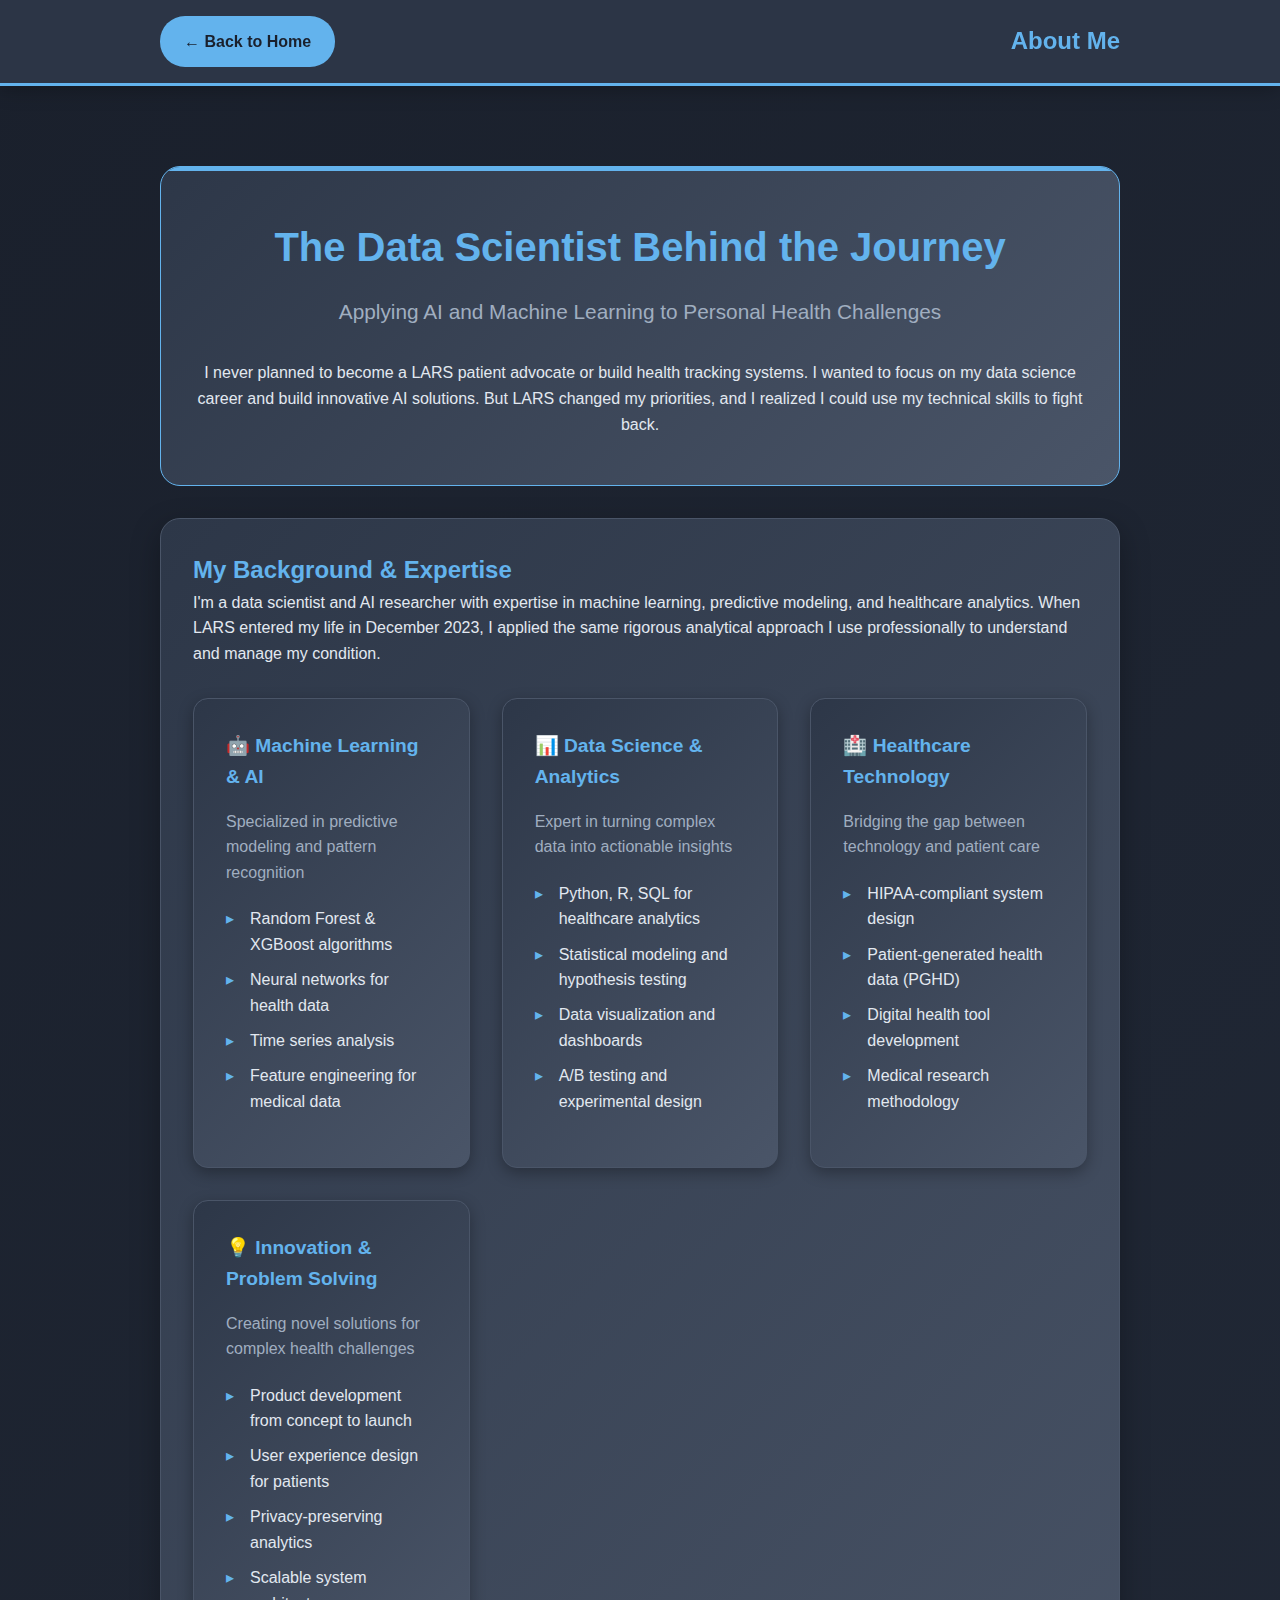
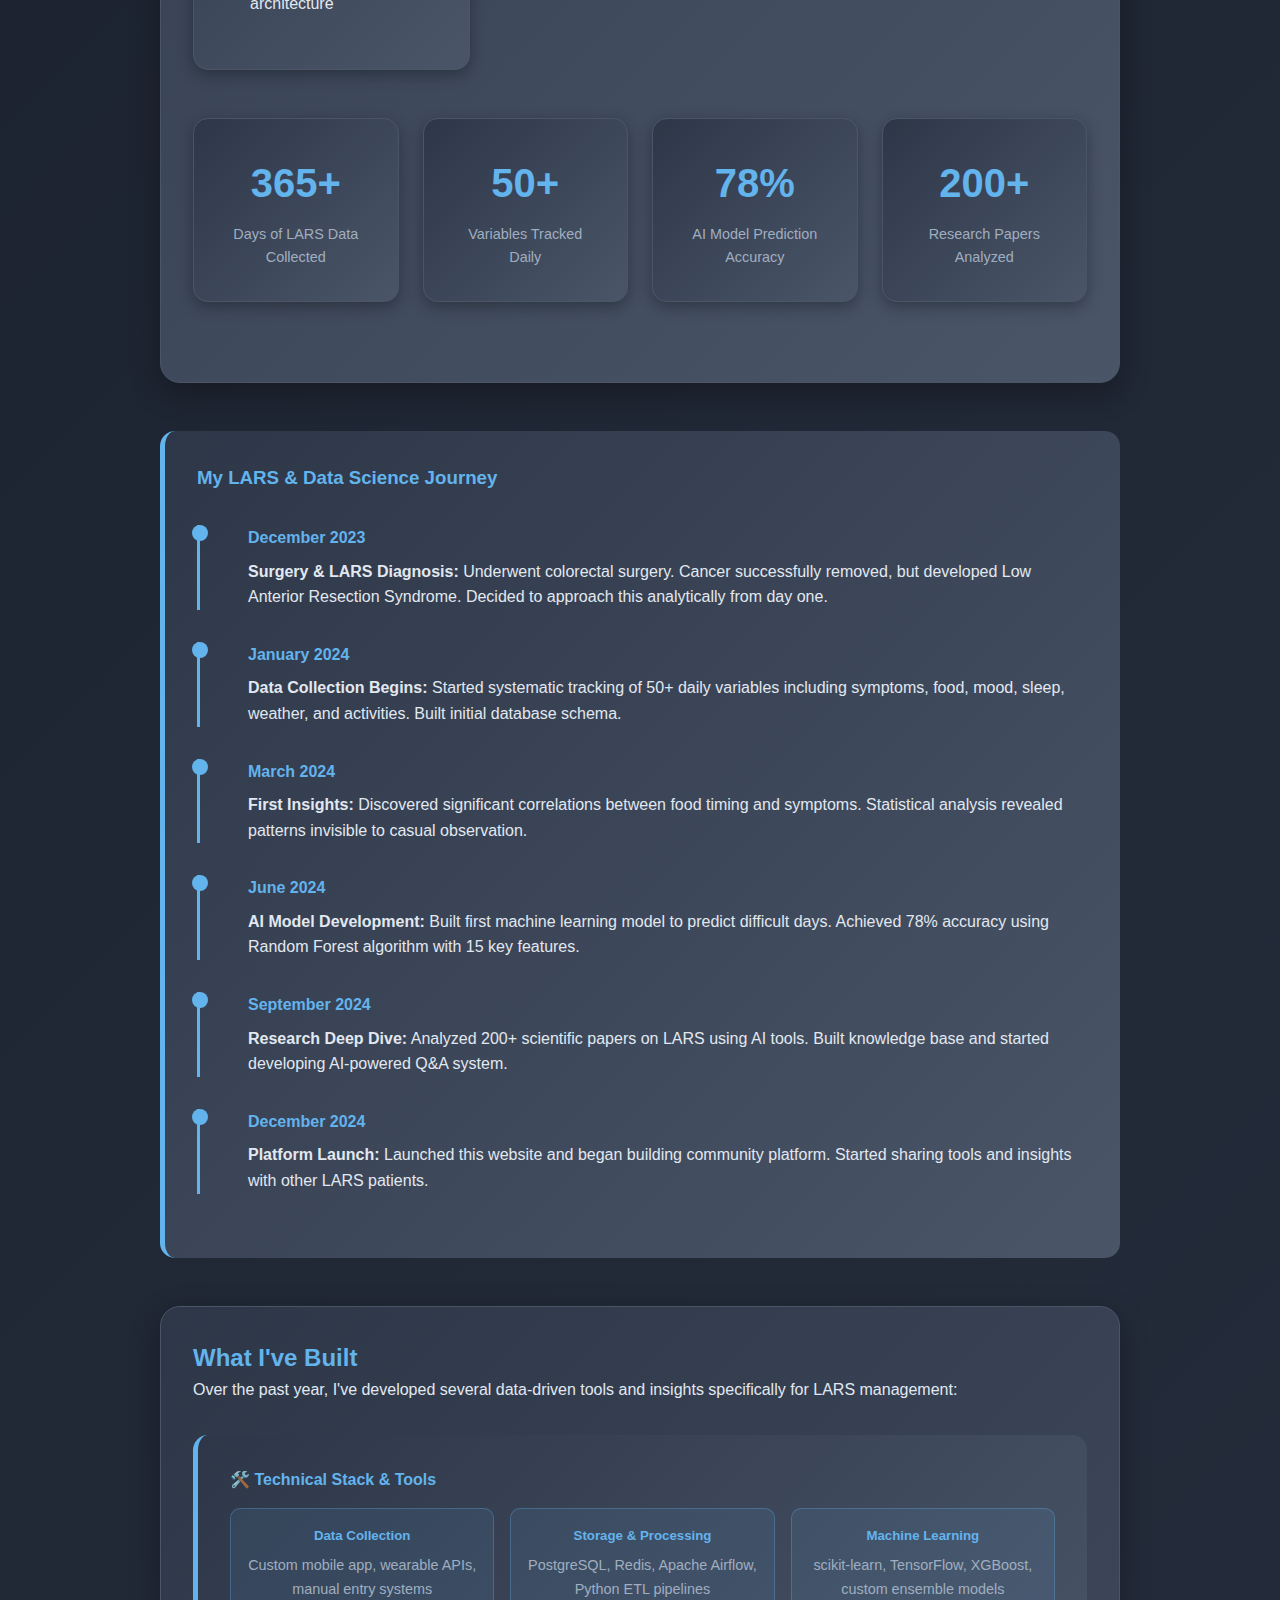
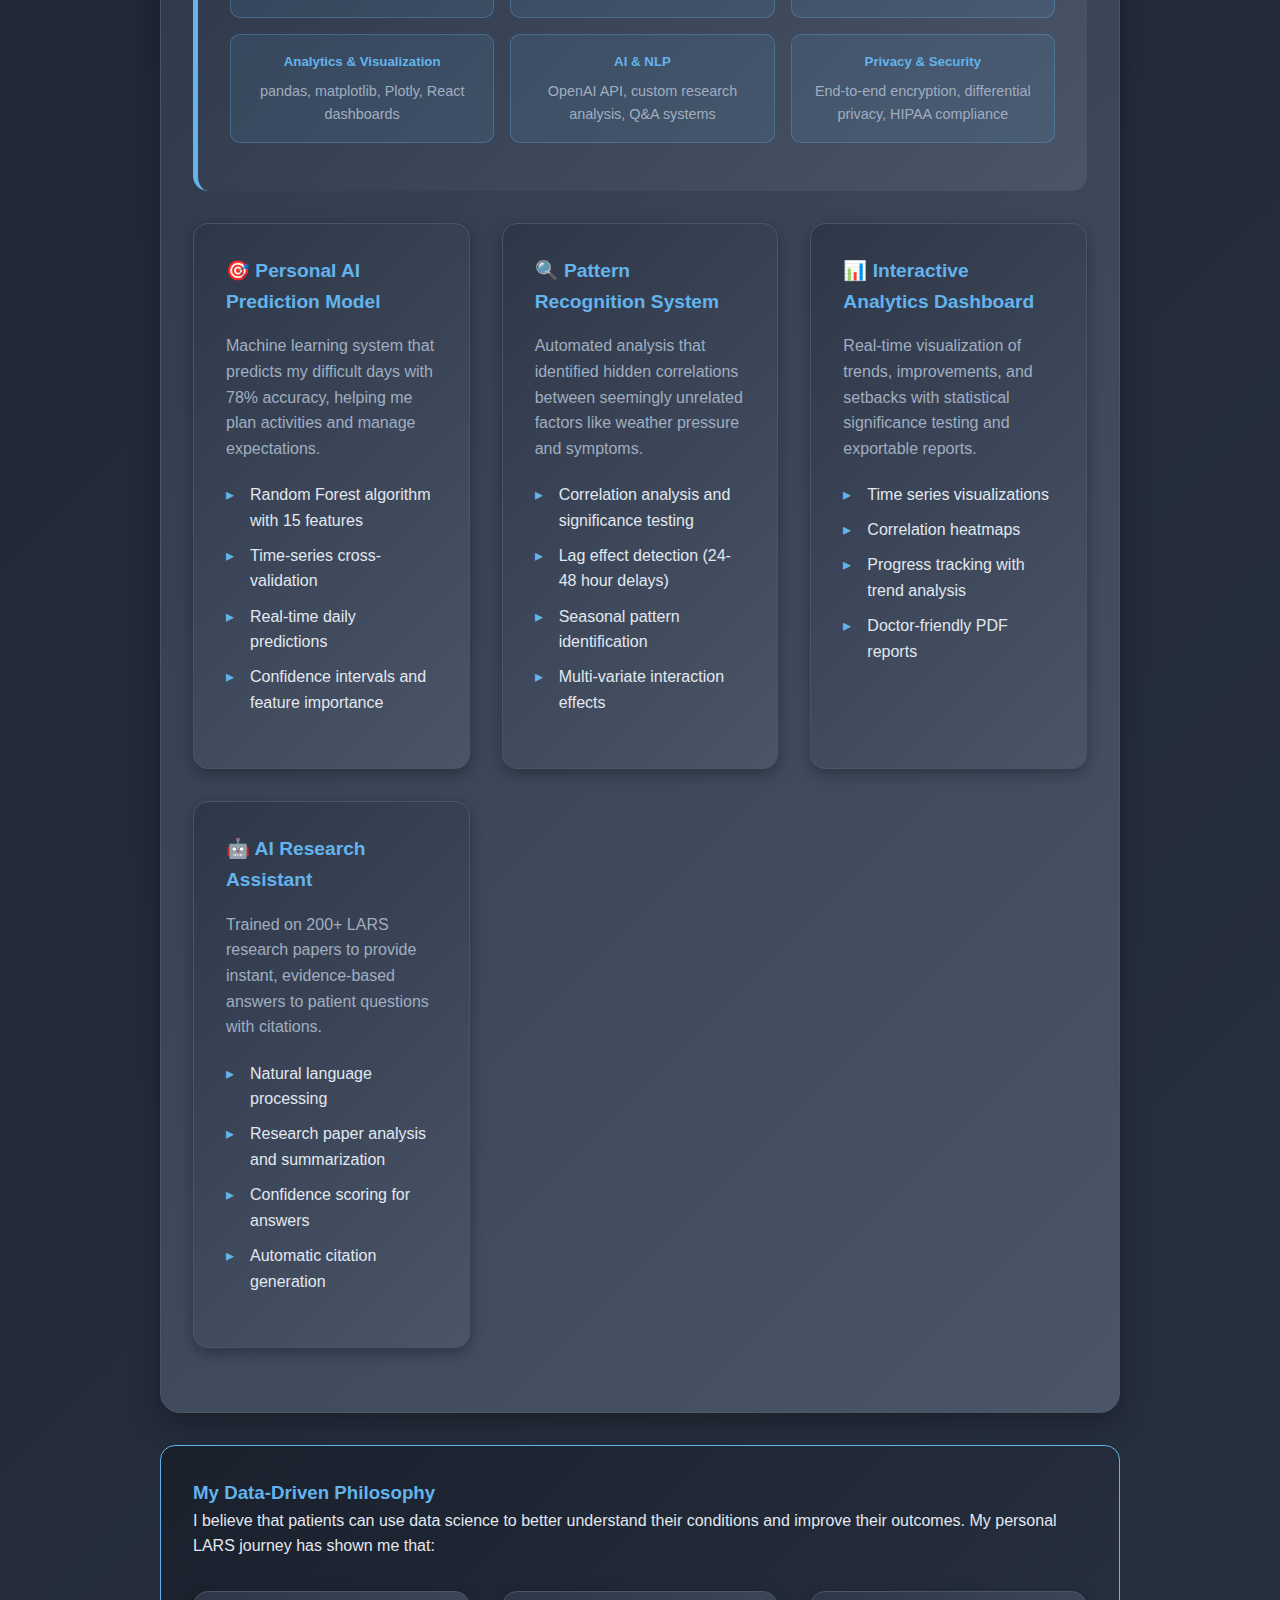
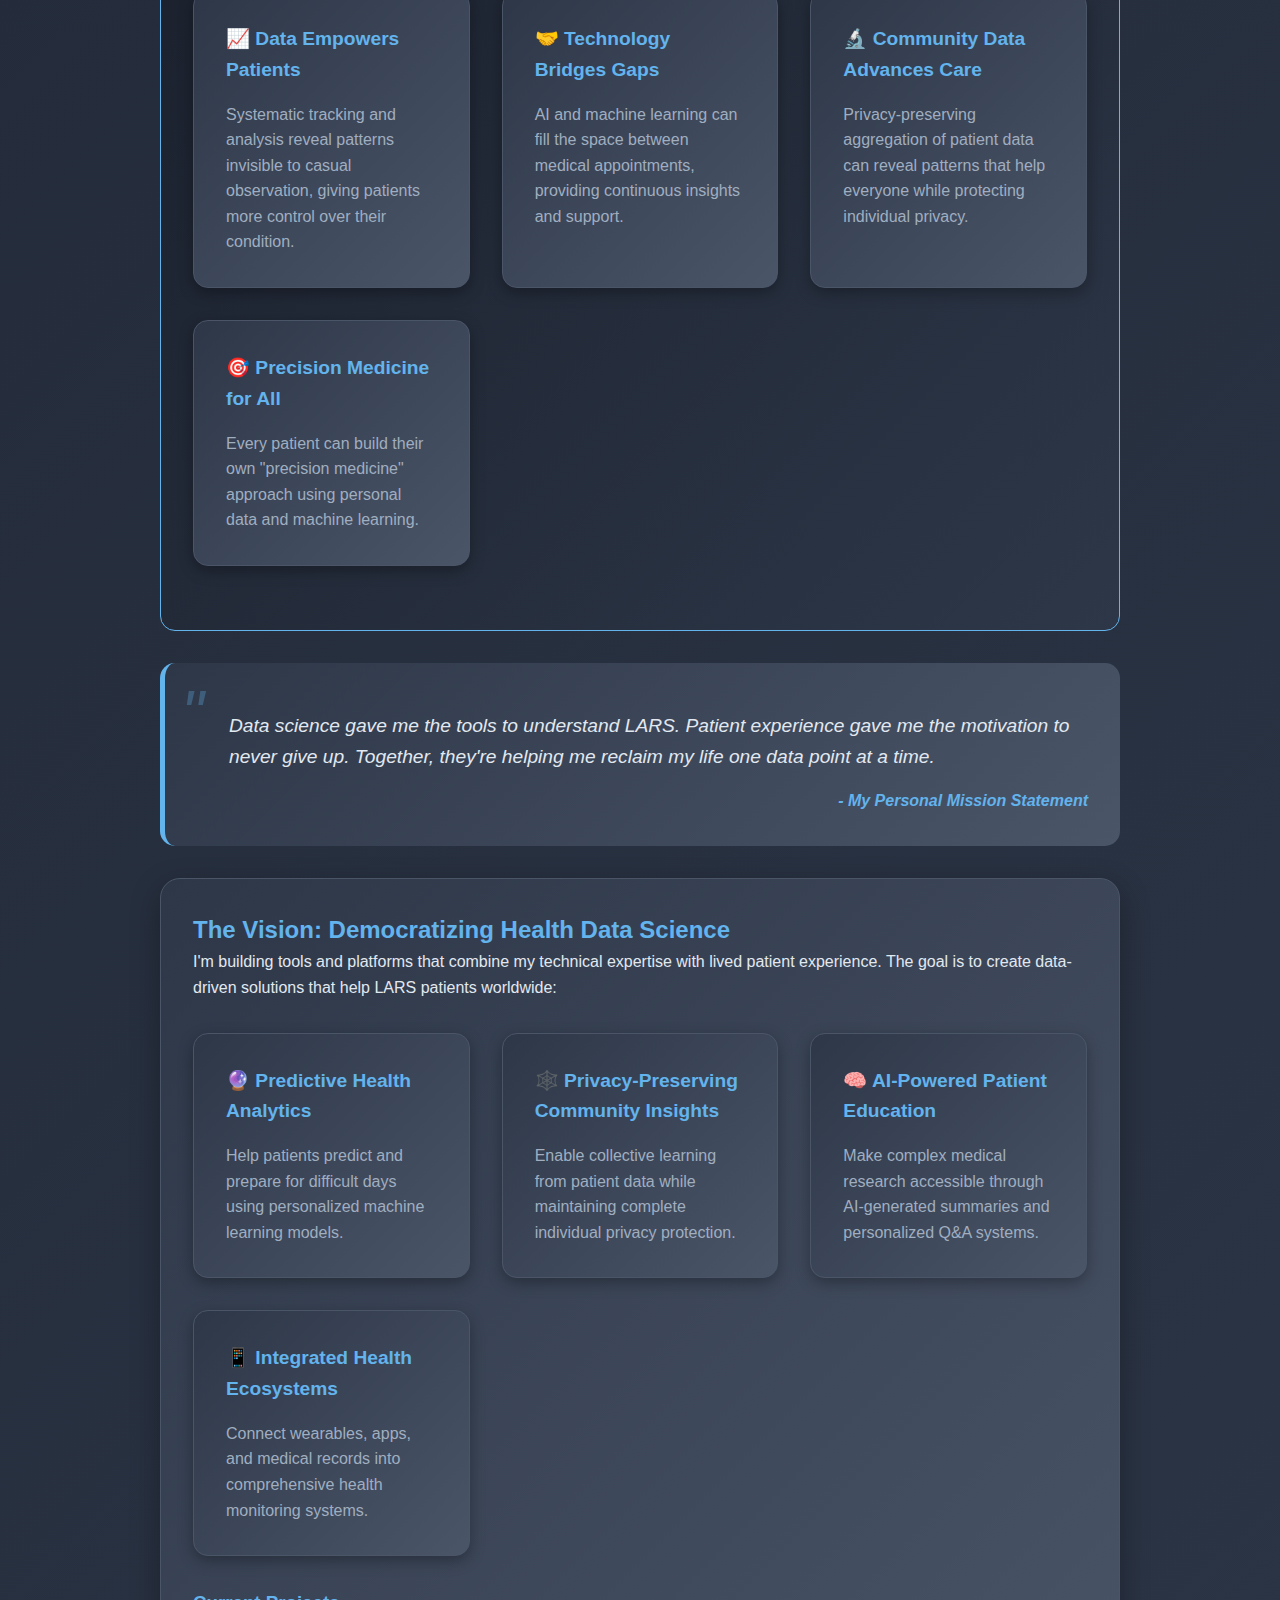
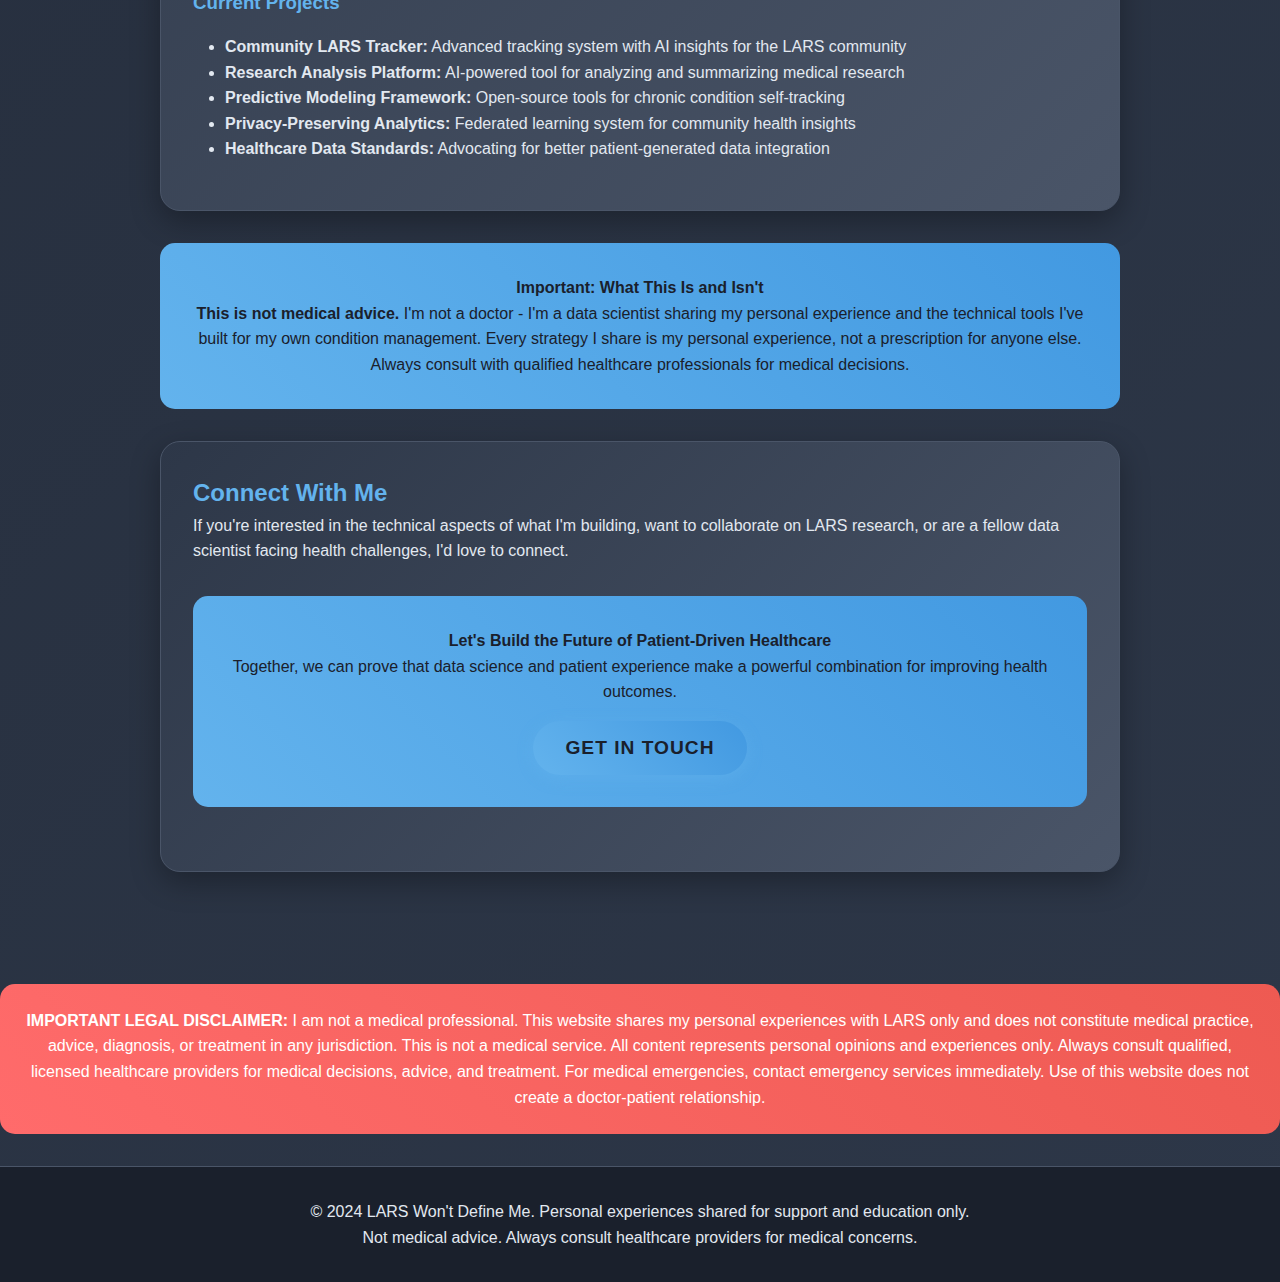
<file: about.html>
<!DOCTYPE html>
<html lang="en">
<head>
    <meta charset="UTF-8">
    <meta name="viewport" content="width=device-width, initial-scale=1.0">
    <title>About Me - LARS Won't Define Me</title>
    <style>
        * {
            margin: 0;
            padding: 0;
            box-sizing: border-box;
        }

        body {
            font-family: 'Arial', sans-serif;
            line-height: 1.6;
            color: #e2e8f0;
            background: linear-gradient(135deg, #1a202c 0%, #2d3748 100%);
            min-height: 100vh;
        }

        .container {
            max-width: 1000px;
            margin: 0 auto;
            padding: 0 20px;
        }

        /* About Page Specific Colors - Dark Theme */
        :root {
            --primary-gradient: linear-gradient(135deg, #1a202c 0%, #2d3748 100%);
            --accent-color: #63b3ed;
            --secondary-color: #4299e1;
            --highlight-bg: linear-gradient(45deg, #63b3ed, #4299e1);
            --card-bg: linear-gradient(135deg, #2d3748 0%, #4a5568 100%);
            --text-light: #e2e8f0;
            --text-muted: #a0aec0;
        }

        body {
            background: var(--primary-gradient);
            color: var(--text-light);
        }

        /* Simple Back Navigation */
        .back-nav {
            background: rgba(45,55,72,0.95);
            padding: 1rem 0;
            backdrop-filter: blur(10px);
            position: sticky;
            top: 0;
            z-index: 100;
            box-shadow: 0 2px 20px rgba(0,0,0,0.3);
            border-bottom: 3px solid var(--accent-color);
        }

        .back-nav .container {
            display: flex;
            justify-content: space-between;
            align-items: center;
        }

        .back-button {
            background: var(--accent-color);
            color: #1a202c;
            padding: 0.8rem 1.5rem;
            border-radius: 25px;
            text-decoration: none;
            font-weight: 600;
            transition: all 0.3s;
        }

        .back-button:hover {
            background: var(--secondary-color);
            transform: translateY(-2px);
            box-shadow: 0 4px 15px rgba(99,179,237,0.4);
        }

        .page-title {
            color: var(--accent-color);
            font-size: 1.5rem;
            font-weight: bold;
            margin: 0;
        }

        .page-accent {
            color: var(--accent-color);
        }

        .content-section {
            padding: 3rem 0;
        }

        .page-content {
            background: var(--card-bg);
            padding: 2rem;
            border-radius: 20px;
            box-shadow: 0 10px 30px rgba(0,0,0,0.3);
            margin-bottom: 2rem;
            border: 1px solid #4a5568;
        }

        .about-highlight {
            background: var(--highlight-bg);
            color: #1a202c;
            padding: 2rem;
            border-radius: 15px;
            margin: 2rem 0;
            text-align: center;
        }

        .fight-button {
            background: linear-gradient(45deg, #63b3ed, #4299e1);
            color: #1a202c;
            padding: 1rem 2rem;
            font-size: 1.2rem;
            font-weight: bold;
            border: none;
            border-radius: 50px;
            cursor: pointer;
            transition: all 0.3s;
            text-transform: uppercase;
            letter-spacing: 1px;
            box-shadow: 0 4px 15px rgba(99, 179, 237, 0.4);
        }

        .fight-button:hover {
            transform: translateY(-2px);
            box-shadow: 0 6px 20px rgba(99, 179, 237, 0.6);
        }

        .hero-section {
            background: linear-gradient(135deg, #2d3748 0%, #4a5568 100%);
            padding: 3rem 2rem;
            border-radius: 20px;
            margin: 2rem 0;
            text-align: center;
            border: 1px solid #63b3ed;
            position: relative;
            overflow: hidden;
        }

        .hero-section::before {
            content: '';
            position: absolute;
            top: 0;
            left: 0;
            right: 0;
            height: 4px;
            background: var(--accent-color);
        }

        .hero-title {
            font-size: 2.5rem;
            color: var(--accent-color);
            margin-bottom: 1rem;
            font-weight: bold;
        }

        .hero-subtitle {
            font-size: 1.3rem;
            color: var(--text-muted);
            margin-bottom: 2rem;
        }

        .skills-grid {
            display: grid;
            grid-template-columns: repeat(auto-fit, minmax(250px, 1fr));
            gap: 2rem;
            margin: 2rem 0;
        }

        .skill-card {
            background: linear-gradient(135deg, #2d3748 0%, #4a5568 100%);
            padding: 2rem;
            border-radius: 15px;
            border-top: 4px solid var(--accent-color);
            box-shadow: 0 5px 15px rgba(0,0,0,0.3);
            transition: transform 0.3s;
            border: 1px solid #4a5568;
        }

        .skill-card:hover {
            transform: translateY(-5px);
            box-shadow: 0 8px 25px rgba(99,179,237,0.2);
        }

        .skill-card h4 {
            color: var(--accent-color);
            margin-bottom: 1rem;
            font-size: 1.2rem;
        }

        .skill-card p {
            color: var(--text-muted);
            line-height: 1.6;
        }

        .skill-card ul {
            list-style: none;
            padding: 0;
            margin: 1rem 0;
        }

        .skill-card li {
            color: var(--text-light);
            padding: 0.3rem 0;
            position: relative;
            padding-left: 1.5rem;
        }

        .skill-card li::before {
            content: '▸';
            color: var(--accent-color);
            position: absolute;
            left: 0;
        }

        .journey-timeline {
            background: linear-gradient(135deg, #2d3748 0%, #4a5568 100%);
            padding: 2rem;
            border-radius: 15px;
            margin: 3rem 0;
            border-left: 5px solid var(--accent-color);
        }

        .timeline-item {
            position: relative;
            padding-left: 3rem;
            margin: 2rem 0;
            border-left: 3px solid var(--accent-color);
        }

        .timeline-item::before {
            content: '';
            position: absolute;
            left: -8px;
            top: 0;
            width: 16px;
            height: 16px;
            border-radius: 50%;
            background: var(--accent-color);
        }

        .timeline-date {
            color: var(--accent-color);
            font-weight: bold;
            margin-bottom: 0.5rem;
        }

        .timeline-content {
            color: var(--text-light);
        }

        .stats-grid {
            display: grid;
            grid-template-columns: repeat(auto-fit, minmax(200px, 1fr));
            gap: 1.5rem;
            margin: 3rem 0;
        }

        .stat-card {
            background: linear-gradient(135deg, #2d3748 0%, #4a5568 100%);
            padding: 2rem;
            border-radius: 15px;
            text-align: center;
            border-top: 4px solid var(--accent-color);
            box-shadow: 0 5px 15px rgba(0,0,0,0.3);
            border: 1px solid #4a5568;
        }

        .stat-number {
            font-size: 2.5rem;
            font-weight: bold;
            color: var(--accent-color);
            display: block;
        }

        .stat-label {
            color: var(--text-muted);
            margin-top: 0.5rem;
            font-size: 0.9rem;
        }

        .philosophy-section {
            background: linear-gradient(135deg, #1a202c 0%, #2d3748 100%);
            padding: 2rem;
            border-radius: 15px;
            margin: 2rem 0;
            border: 1px solid var(--accent-color);
        }

        .quote-box {
            background: linear-gradient(135deg, #2d3748 0%, #4a5568 100%);
            padding: 2rem;
            border-radius: 15px;
            margin: 2rem 0;
            border-left: 5px solid var(--accent-color);
            font-style: italic;
            position: relative;
        }

        .quote-box::before {
            content: '"';
            font-size: 4rem;
            color: var(--accent-color);
            position: absolute;
            top: 0;
            left: 1rem;
            opacity: 0.3;
        }

        .quote-text {
            margin: 1rem 0;
            font-size: 1.2rem;
            color: var(--text-light);
            padding-left: 2rem;
        }

        .quote-author {
            text-align: right;
            color: var(--accent-color);
            font-weight: bold;
            margin-top: 1rem;
        }

        .tech-stack-section {
            background: linear-gradient(135deg, #2d3748 0%, #4a5568 100%);
            padding: 2rem;
            border-radius: 15px;
            margin: 2rem 0;
            border-left: 5px solid var(--accent-color);
        }

        .tech-grid {
            display: grid;
            grid-template-columns: repeat(auto-fit, minmax(200px, 1fr));
            gap: 1rem;
            margin: 1rem 0;
        }

        .tech-item {
            background: rgba(99,179,237,0.1);
            padding: 1rem;
            border-radius: 10px;
            text-align: center;
            border: 1px solid rgba(99,179,237,0.3);
        }

        .tech-item h5 {
            color: var(--accent-color);
            margin-bottom: 0.5rem;
        }

        .tech-item p {
            color: var(--text-muted);
            font-size: 0.9rem;
        }

        .disclaimer {
            background: linear-gradient(45deg, #ff6b6b, #ee5a52);
            color: white;
            padding: 1.5rem;
            margin: 2rem 0;
            border-radius: 15px;
            text-align: center;
            font-weight: 500;
        }

        footer {
            background: #1a202c;
            color: var(--text-light);
            text-align: center;
            padding: 2rem 0;
            border-top: 1px solid #4a5568;
        }

        @media (max-width: 768px) {
            .back-nav .container {
                flex-direction: column;
                gap: 1rem;
                text-align: center;
            }
            
            .page-title {
                font-size: 1.2rem;
            }

            .hero-title {
                font-size: 2rem;
            }

            .skills-grid {
                grid-template-columns: 1fr;
            }

            .stats-grid {
                grid-template-columns: repeat(2, 1fr);
            }

            .tech-grid {
                grid-template-columns: 1fr;
            }
        }
    </style>
</head>
<body>
    <!-- Simple Back Navigation -->
    <div class="back-nav">
        <div class="container">
            <a href="index.html" class="back-button">← Back to Home</a>
            <h2 class="page-title">About Me</h2>
        </div>
    </div>

    <main>
        <div class="container">
            <div class="content-section">
                <!-- Hero Section -->
                <div class="hero-section">
                    <h1 class="hero-title">The Data Scientist Behind the Journey</h1>
                    <p class="hero-subtitle">Applying AI and Machine Learning to Personal Health Challenges</p>
                    <p>I never planned to become a LARS patient advocate or build health tracking systems. I wanted to focus on my data science career and build innovative AI solutions. But LARS changed my priorities, and I realized I could use my technical skills to fight back.</p>
                </div>

                <div class="page-content">
                    <h2 class="page-accent">My Background & Expertise</h2>
                    <p>I'm a data scientist and AI researcher with expertise in machine learning, predictive modeling, and healthcare analytics. When LARS entered my life in December 2023, I applied the same rigorous analytical approach I use professionally to understand and manage my condition.</p>

                    <!-- Skills Grid -->
                    <div class="skills-grid">
                        <div class="skill-card">
                            <h4>🤖 Machine Learning & AI</h4>
                            <p>Specialized in predictive modeling and pattern recognition</p>
                            <ul>
                                <li>Random Forest & XGBoost algorithms</li>
                                <li>Neural networks for health data</li>
                                <li>Time series analysis</li>
                                <li>Feature engineering for medical data</li>
                            </ul>
                        </div>

                        <div class="skill-card">
                            <h4>📊 Data Science & Analytics</h4>
                            <p>Expert in turning complex data into actionable insights</p>
                            <ul>
                                <li>Python, R, SQL for healthcare analytics</li>
                                <li>Statistical modeling and hypothesis testing</li>
                                <li>Data visualization and dashboards</li>
                                <li>A/B testing and experimental design</li>
                            </ul>
                        </div>

                        <div class="skill-card">
                            <h4>🏥 Healthcare Technology</h4>
                            <p>Bridging the gap between technology and patient care</p>
                            <ul>
                                <li>HIPAA-compliant system design</li>
                                <li>Patient-generated health data (PGHD)</li>
                                <li>Digital health tool development</li>
                                <li>Medical research methodology</li>
                            </ul>
                        </div>

                        <div class="skill-card">
                            <h4>💡 Innovation & Problem Solving</h4>
                            <p>Creating novel solutions for complex health challenges</p>
                            <ul>
                                <li>Product development from concept to launch</li>
                                <li>User experience design for patients</li>
                                <li>Privacy-preserving analytics</li>
                                <li>Scalable system architecture</li>
                            </ul>
                        </div>
                    </div>

                    <!-- Personal Stats -->
                    <div class="stats-grid">
                        <div class="stat-card">
                            <span class="stat-number">365+</span>
                            <div class="stat-label">Days of LARS Data Collected</div>
                        </div>
                        <div class="stat-card">
                            <span class="stat-number">50+</span>
                            <div class="stat-label">Variables Tracked Daily</div>
                        </div>
                        <div class="stat-card">
                            <span class="stat-number">78%</span>
                            <div class="stat-label">AI Model Prediction Accuracy</div>
                        </div>
                        <div class="stat-card">
                            <span class="stat-number">200+</span>
                            <div class="stat-label">Research Papers Analyzed</div>
                        </div>
                    </div>
                </div>

                <!-- Journey Timeline -->
                <div class="journey-timeline">
                    <h3 class="page-accent">My LARS & Data Science Journey</h3>
                    
                    <div class="timeline-item">
                        <div class="timeline-date">December 2023</div>
                        <div class="timeline-content">
                            <strong>Surgery & LARS Diagnosis:</strong> Underwent colorectal surgery. Cancer successfully removed, but developed Low Anterior Resection Syndrome. Decided to approach this analytically from day one.
                        </div>
                    </div>
                    
                    <div class="timeline-item">
                        <div class="timeline-date">January 2024</div>
                        <div class="timeline-content">
                            <strong>Data Collection Begins:</strong> Started systematic tracking of 50+ daily variables including symptoms, food, mood, sleep, weather, and activities. Built initial database schema.
                        </div>
                    </div>
                    
                    <div class="timeline-item">
                        <div class="timeline-date">March 2024</div>
                        <div class="timeline-content">
                            <strong>First Insights:</strong> Discovered significant correlations between food timing and symptoms. Statistical analysis revealed patterns invisible to casual observation.
                        </div>
                    </div>
                    
                    <div class="timeline-item">
                        <div class="timeline-date">June 2024</div>
                        <div class="timeline-content">
                            <strong>AI Model Development:</strong> Built first machine learning model to predict difficult days. Achieved 78% accuracy using Random Forest algorithm with 15 key features.
                        </div>
                    </div>
                    
                    <div class="timeline-item">
                        <div class="timeline-date">September 2024</div>
                        <div class="timeline-content">
                            <strong>Research Deep Dive:</strong> Analyzed 200+ scientific papers on LARS using AI tools. Built knowledge base and started developing AI-powered Q&A system.
                        </div>
                    </div>
                    
                    <div class="timeline-item">
                        <div class="timeline-date">December 2024</div>
                        <div class="timeline-content">
                            <strong>Platform Launch:</strong> Launched this website and began building community platform. Started sharing tools and insights with other LARS patients.
                        </div>
                    </div>
                </div>

                <div class="page-content">
                    <h2 class="page-accent">What I've Built</h2>
                    <p>Over the past year, I've developed several data-driven tools and insights specifically for LARS management:</p>

                    <!-- Tech Stack -->
                    <div class="tech-stack-section">
                        <h4 class="page-accent">🛠️ Technical Stack & Tools</h4>
                        <div class="tech-grid">
                            <div class="tech-item">
                                <h5>Data Collection</h5>
                                <p>Custom mobile app, wearable APIs, manual entry systems</p>
                            </div>
                            <div class="tech-item">
                                <h5>Storage & Processing</h5>
                                <p>PostgreSQL, Redis, Apache Airflow, Python ETL pipelines</p>
                            </div>
                            <div class="tech-item">
                                <h5>Machine Learning</h5>
                                <p>scikit-learn, TensorFlow, XGBoost, custom ensemble models</p>
                            </div>
                            <div class="tech-item">
                                <h5>Analytics & Visualization</h5>
                                <p>pandas, matplotlib, Plotly, React dashboards</p>
                            </div>
                            <div class="tech-item">
                                <h5>AI & NLP</h5>
                                <p>OpenAI API, custom research analysis, Q&A systems</p>
                            </div>
                            <div class="tech-item">
                                <h5>Privacy & Security</h5>
                                <p>End-to-end encryption, differential privacy, HIPAA compliance</p>
                            </div>
                        </div>
                    </div>

                    <div class="skills-grid">
                        <div class="skill-card">
                            <h4>🎯 Personal AI Prediction Model</h4>
                            <p>Machine learning system that predicts my difficult days with 78% accuracy, helping me plan activities and manage expectations.</p>
                            <ul>
                                <li>Random Forest algorithm with 15 features</li>
                                <li>Time-series cross-validation</li>
                                <li>Real-time daily predictions</li>
                                <li>Confidence intervals and feature importance</li>
                            </ul>
                        </div>

                        <div class="skill-card">
                            <h4>🔍 Pattern Recognition System</h4>
                            <p>Automated analysis that identified hidden correlations between seemingly unrelated factors like weather pressure and symptoms.</p>
                            <ul>
                                <li>Correlation analysis and significance testing</li>
                                <li>Lag effect detection (24-48 hour delays)</li>
                                <li>Seasonal pattern identification</li>
                                <li>Multi-variate interaction effects</li>
                            </ul>
                        </div>

                        <div class="skill-card">
                            <h4>📊 Interactive Analytics Dashboard</h4>
                            <p>Real-time visualization of trends, improvements, and setbacks with statistical significance testing and exportable reports.</p>
                            <ul>
                                <li>Time series visualizations</li>
                                <li>Correlation heatmaps</li>
                                <li>Progress tracking with trend analysis</li>
                                <li>Doctor-friendly PDF reports</li>
                            </ul>
                        </div>

                        <div class="skill-card">
                            <h4>🤖 AI Research Assistant</h4>
                            <p>Trained on 200+ LARS research papers to provide instant, evidence-based answers to patient questions with citations.</p>
                            <ul>
                                <li>Natural language processing</li>
                                <li>Research paper analysis and summarization</li>
                                <li>Confidence scoring for answers</li>
                                <li>Automatic citation generation</li>
                            </ul>
                        </div>
                    </div>
                </div>

                <!-- Philosophy Section -->
                <div class="philosophy-section">
                    <h3 class="page-accent">My Data-Driven Philosophy</h3>
                    <p>I believe that patients can use data science to better understand their conditions and improve their outcomes. My personal LARS journey has shown me that:</p>
                    
                    <div class="skills-grid">
                        <div class="skill-card">
                            <h4>📈 Data Empowers Patients</h4>
                            <p>Systematic tracking and analysis reveal patterns invisible to casual observation, giving patients more control over their condition.</p>
                        </div>
                        
                        <div class="skill-card">
                            <h4>🤝 Technology Bridges Gaps</h4>
                            <p>AI and machine learning can fill the space between medical appointments, providing continuous insights and support.</p>
                        </div>
                        
                        <div class="skill-card">
                            <h4>🔬 Community Data Advances Care</h4>
                            <p>Privacy-preserving aggregation of patient data can reveal patterns that help everyone while protecting individual privacy.</p>
                        </div>
                        
                        <div class="skill-card">
                            <h4>🎯 Precision Medicine for All</h4>
                            <p>Every patient can build their own "precision medicine" approach using personal data and machine learning.</p>
                        </div>
                    </div>
                </div>

                <!-- Quote Section -->
                <div class="quote-box">
                    <div class="quote-text">
                        Data science gave me the tools to understand LARS. Patient experience gave me the motivation to never give up. Together, they're helping me reclaim my life one data point at a time.
                    </div>
                    <div class="quote-author">- My Personal Mission Statement</div>
                </div>

                <div class="page-content">
                    <h2 class="page-accent">The Vision: Democratizing Health Data Science</h2>
                    <p>I'm building tools and platforms that combine my technical expertise with lived patient experience. The goal is to create data-driven solutions that help LARS patients worldwide:</p>

                    <div class="skills-grid">
                        <div class="skill-card">
                            <h4>🔮 Predictive Health Analytics</h4>
                            <p>Help patients predict and prepare for difficult days using personalized machine learning models.</p>
                        </div>
                        
                        <div class="skill-card">
                            <h4>🕸️ Privacy-Preserving Community Insights</h4>
                            <p>Enable collective learning from patient data while maintaining complete individual privacy protection.</p>
                        </div>
                        
                        <div class="skill-card">
                            <h4>🧠 AI-Powered Patient Education</h4>
                            <p>Make complex medical research accessible through AI-generated summaries and personalized Q&A systems.</p>
                        </div>
                        
                        <div class="skill-card">
                            <h4>📱 Integrated Health Ecosystems</h4>
                            <p>Connect wearables, apps, and medical records into comprehensive health monitoring systems.</p>
                        </div>
                    </div>

                    <h3 class="page-accent">Current Projects</h3>
                    <ul style="color: var(--text-light); margin: 1rem 0; padding-left: 2rem;">
                        <li><strong>Community LARS Tracker:</strong> Advanced tracking system with AI insights for the LARS community</li>
                        <li><strong>Research Analysis Platform:</strong> AI-powered tool for analyzing and summarizing medical research</li>
                        <li><strong>Predictive Modeling Framework:</strong> Open-source tools for chronic condition self-tracking</li>
                        <li><strong>Privacy-Preserving Analytics:</strong> Federated learning system for community health insights</li>
                        <li><strong>Healthcare Data Standards:</strong> Advocating for better patient-generated data integration</li>
                    </ul>
                </div>

                <!-- Important Disclaimer -->
                <div class="about-highlight">
                    <h4>Important: What This Is and Isn't</h4>
                    <p><strong>This is not medical advice.</strong> I'm not a doctor - I'm a data scientist sharing my personal experience and the technical tools I've built for my own condition management. Every strategy I share is my personal experience, not a prescription for anyone else. Always consult with qualified healthcare professionals for medical decisions.</p>
                </div>

                <div class="page-content">
                    <h2 class="page-accent">Connect With Me</h2>
                    <p>If you're interested in the technical aspects of what I'm building, want to collaborate on LARS research, or are a fellow data scientist facing health challenges, I'd love to connect.</p>
                    
                    <div class="about-highlight" style="margin-top: 2rem;">
                        <h4>Let's Build the Future of Patient-Driven Healthcare</h4>
                        <p>Together, we can prove that data science and patient experience make a powerful combination for improving health outcomes.</p>
                        <button class="fight-button" onclick="showContact()" style="margin-top: 1rem;">GET IN TOUCH</button>
                    </div>
                </div>
            </div>
        </div>
    </main>

    <div class="disclaimer">
        <strong>IMPORTANT LEGAL DISCLAIMER:</strong> I am not a medical professional. This website shares my personal experiences with LARS only and does not constitute medical practice, advice, diagnosis, or treatment in any jurisdiction. This is not a medical service. All content represents personal opinions and experiences only. Always consult qualified, licensed healthcare providers for medical decisions, advice, and treatment. For medical emergencies, contact emergency services immediately. Use of this website does not create a doctor-patient relationship.
    </div>

    <footer>
        <div class="container">
            <p>&copy; 2024 LARS Won't Define Me. Personal experiences shared for support and education only.</p>
            <p>Not medical advice. Always consult healthcare providers for medical concerns.</p>
        </div>
    </footer>

    <script>
        function showContact() {
            alert('Connect With Me:\n\n🤝 Collaboration Opportunities:\n• LARS research partnerships\n• Data science in healthcare projects\n• Patient advocacy initiatives\n• Technical consulting\n\n📧 Contact Options:\n• Join our community platform\n• LinkedIn professional network\n• GitHub for technical collaborations\n• Speaking engagements\n\n🎯 Areas of Interest:\n• Healthcare AI/ML applications\n• Patient-generated health data\n• Privacy-preserving analytics\n• Digital health innovation\n\nFull contact details available on community platform!');
        }

        // Page initialization
        document.addEventListener('DOMContentLoaded', function() {
            console.log('About page loaded successfully');
        });
    </script>
</body>
</html>
</file>
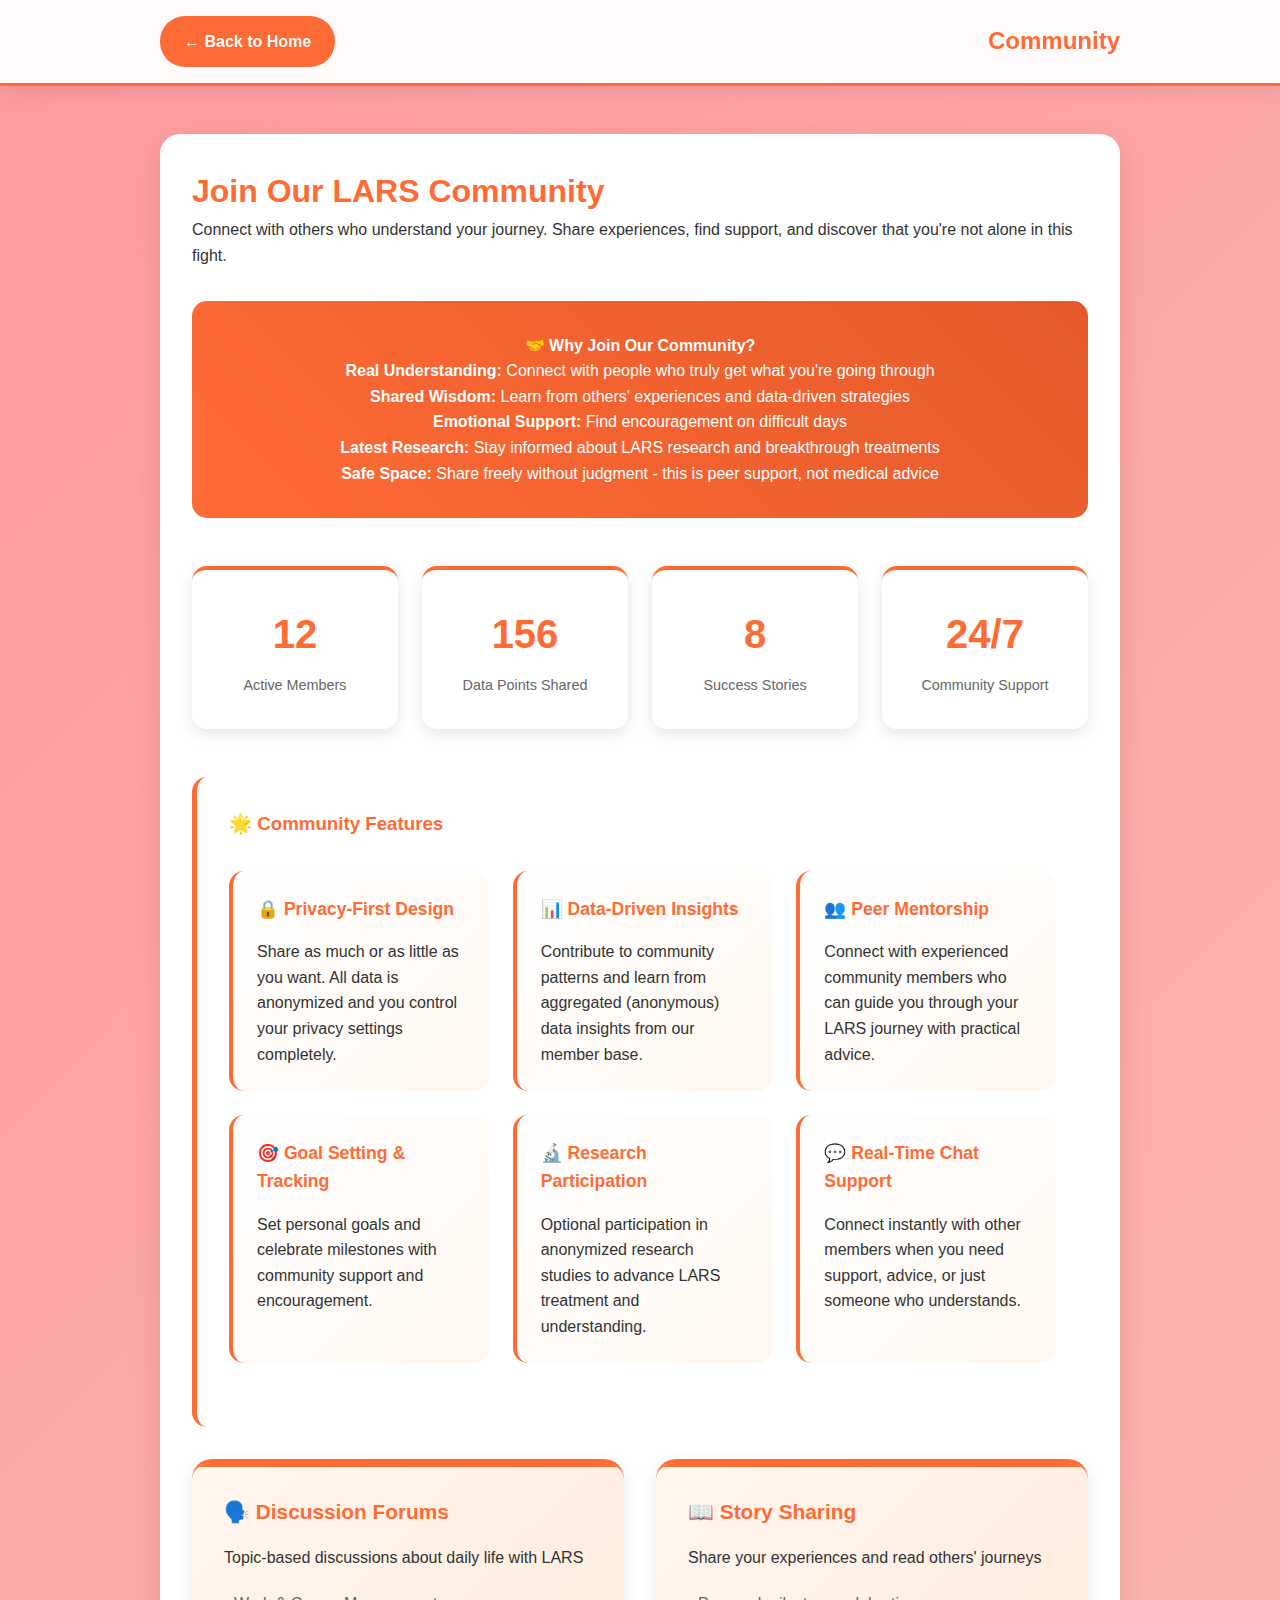
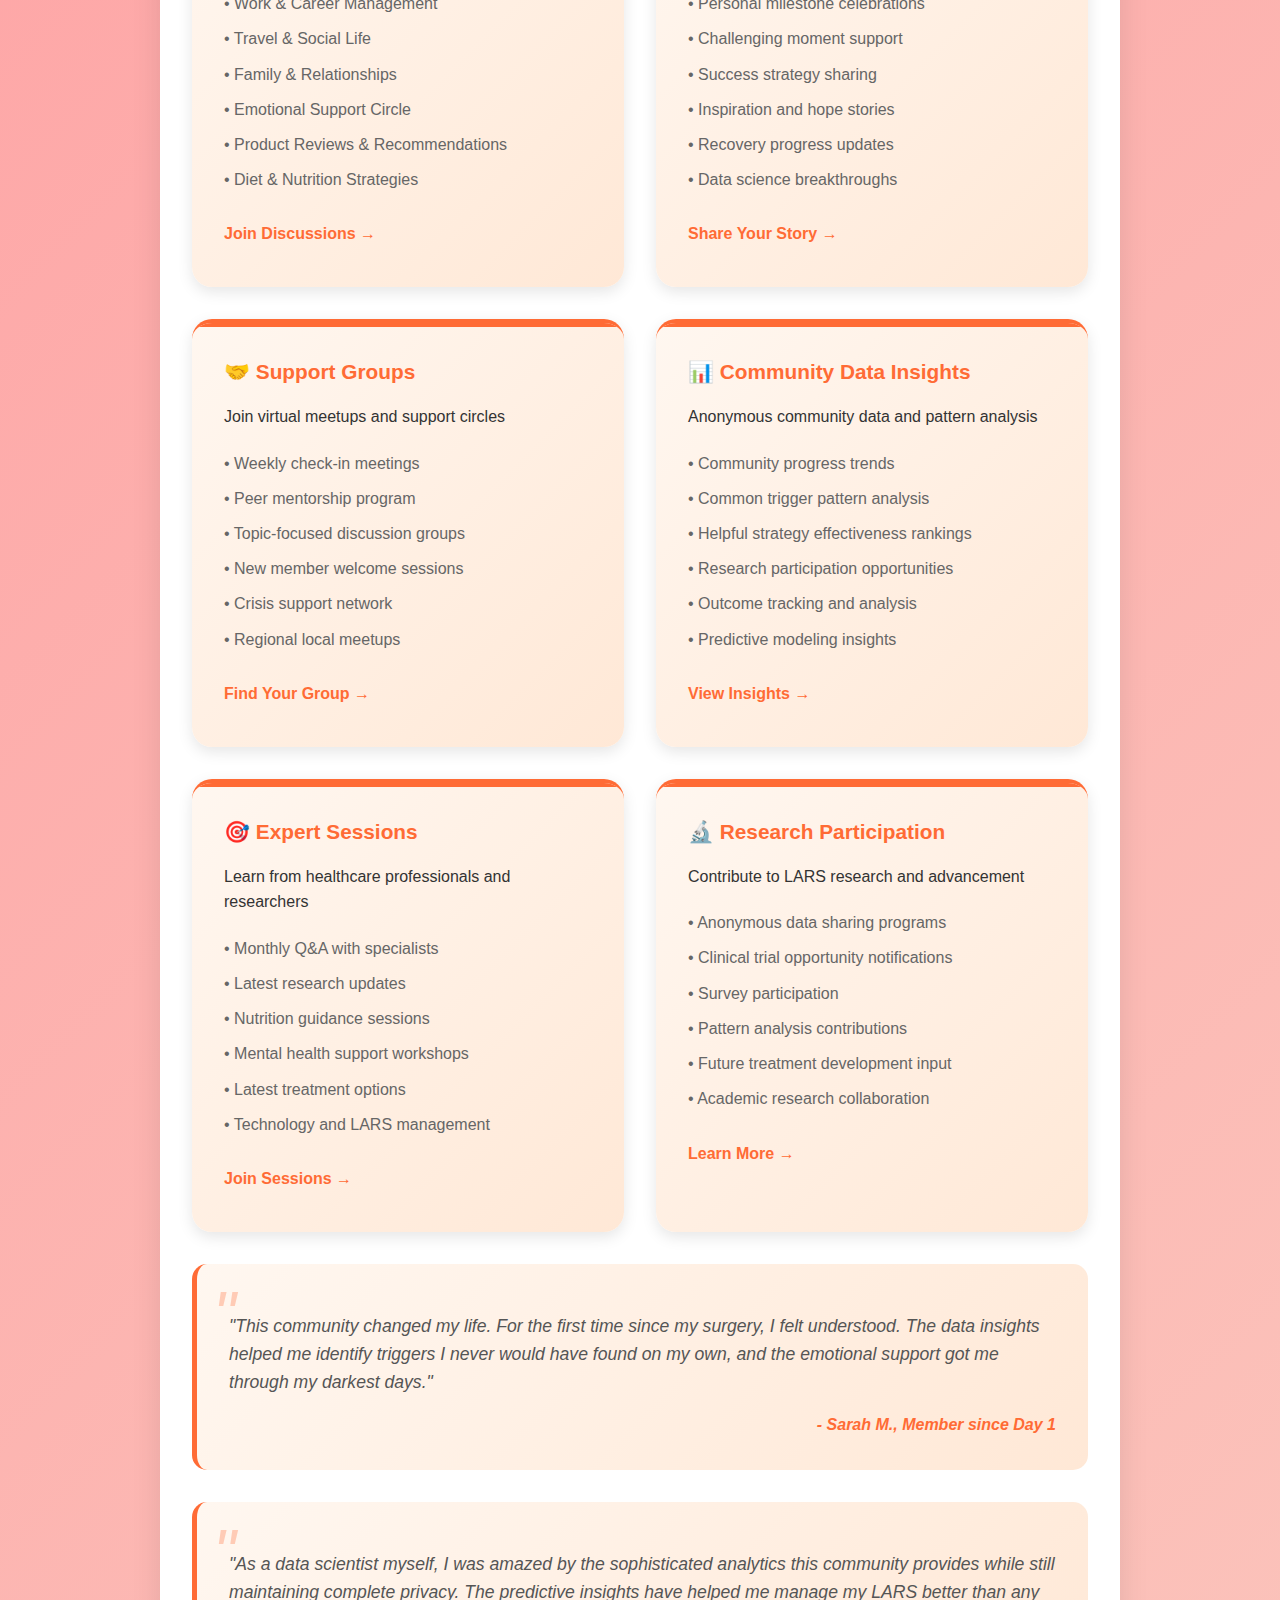
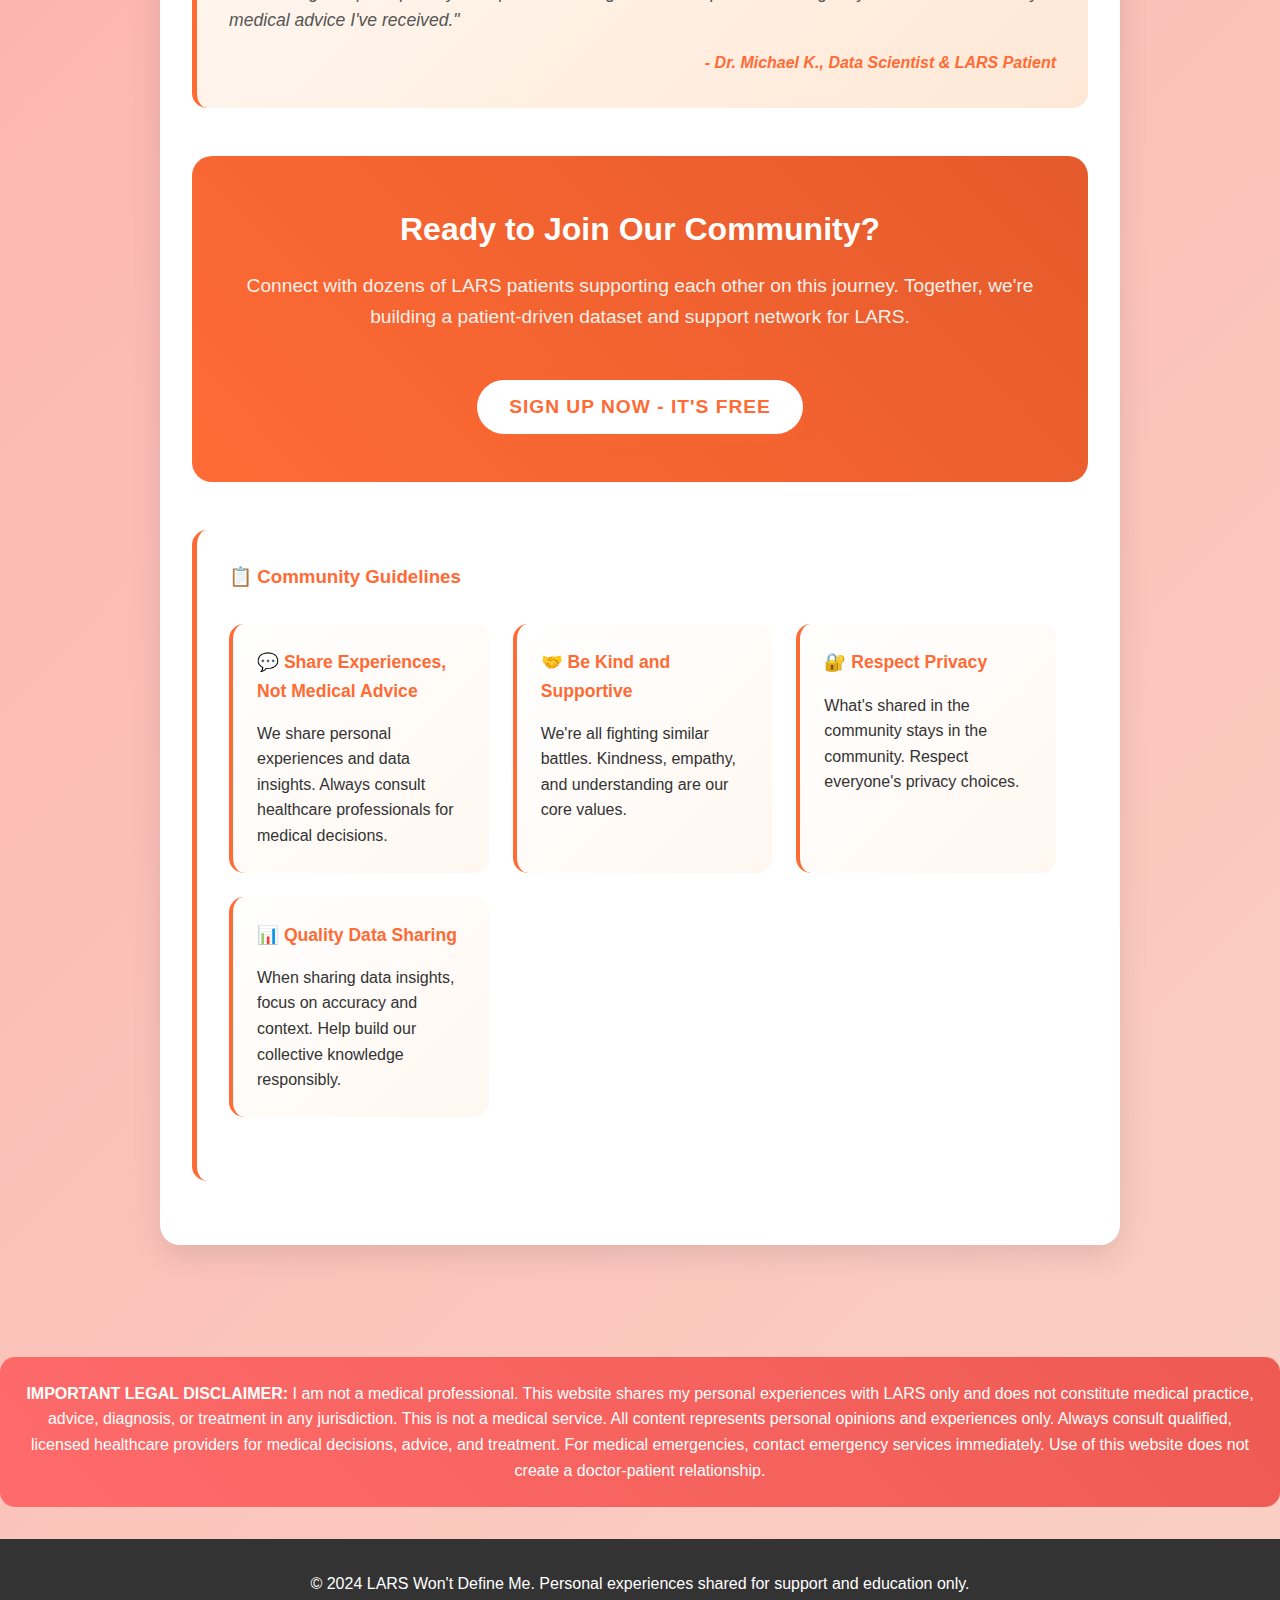
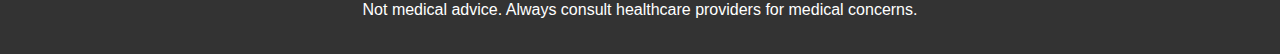
<file: community.html>
<!DOCTYPE html>
<html lang="en">
<head>
    <meta charset="UTF-8">
    <meta name="viewport" content="width=device-width, initial-scale=1.0">
    <title>Community - LARS Won't Define Me</title>
    <style>
        * {
            margin: 0;
            padding: 0;
            box-sizing: border-box;
        }

        body {
            font-family: 'Arial', sans-serif;
            line-height: 1.6;
            color: #333;
            background: linear-gradient(135deg, #ff9a9e 0%, #fecfef 50%, #fecfef 100%);
            min-height: 100vh;
        }

        .container {
            max-width: 1000px;
            margin: 0 auto;
            padding: 0 20px;
        }

        /* Community Page Specific Colors - Orange & Coral Theme */
        :root {
            --primary-gradient: linear-gradient(135deg, #ff9a9e 0%, #fad0c4 100%);
            --accent-color: #ff6b35;
            --secondary-color: #ff8c42;
            --highlight-bg: linear-gradient(45deg, #ff6b35, #e55a2b);
        }

        body {
            background: var(--primary-gradient);
        }

        /* Simple Back Navigation */
        .back-nav {
            background: rgba(255,255,255,0.95);
            padding: 1rem 0;
            backdrop-filter: blur(10px);
            position: sticky;
            top: 0;
            z-index: 100;
            box-shadow: 0 2px 20px rgba(0,0,0,0.1);
            border-bottom: 3px solid var(--accent-color);
        }

        .back-nav .container {
            display: flex;
            justify-content: space-between;
            align-items: center;
        }

        .back-button {
            background: var(--accent-color);
            color: white;
            padding: 0.8rem 1.5rem;
            border-radius: 25px;
            text-decoration: none;
            font-weight: 600;
            transition: all 0.3s;
        }

        .back-button:hover {
            background: var(--secondary-color);
            transform: translateY(-2px);
            box-shadow: 0 4px 15px rgba(255,107,53,0.4);
        }

        .page-title {
            color: var(--accent-color);
            font-size: 1.5rem;
            font-weight: bold;
            margin: 0;
        }

        .page-accent {
            color: var(--accent-color);
        }

        .content-section {
            padding: 3rem 0;
        }

        .page-content {
            background: white;
            padding: 2rem;
            border-radius: 20px;
            box-shadow: 0 10px 30px rgba(0,0,0,0.1);
            margin-bottom: 2rem;
        }

        .community-highlight {
            background: var(--highlight-bg);
            color: white;
            padding: 2rem;
            border-radius: 15px;
            margin: 2rem 0;
            text-align: center;
        }

        .fight-button {
            background: linear-gradient(45deg, #ff6b35, #e55a2b);
            color: white;
            padding: 1rem 2rem;
            font-size: 1.2rem;
            font-weight: bold;
            border: none;
            border-radius: 50px;
            cursor: pointer;
            transition: all 0.3s;
            text-transform: uppercase;
            letter-spacing: 1px;
            box-shadow: 0 4px 15px rgba(255, 107, 53, 0.4);
        }

        .fight-button:hover {
            transform: translateY(-2px);
            box-shadow: 0 6px 20px rgba(255, 107, 53, 0.6);
        }

        .resources-grid {
            display: grid;
            grid-template-columns: repeat(auto-fit, minmax(300px, 1fr));
            gap: 2rem;
            margin: 2rem 0;
        }

        .resource-card {
            background: linear-gradient(135deg, #fff7f0 0%, #ffe8d6 100%);
            padding: 2rem;
            border-radius: 20px;
            box-shadow: 0 5px 15px rgba(0,0,0,0.1);
            border-top: 4px solid var(--accent-color);
            transition: transform 0.3s;
            position: relative;
            overflow: hidden;
        }

        .resource-card::before {
            content: '';
            position: absolute;
            top: 0;
            left: 0;
            right: 0;
            height: 4px;
            background: var(--accent-color);
        }

        .resource-card:hover {
            transform: translateY(-5px);
            box-shadow: 0 8px 25px rgba(255,107,53,0.2);
        }

        .resource-card h3 {
            color: var(--accent-color);
            margin-bottom: 1rem;
            font-size: 1.3rem;
        }

        .resource-card ul {
            list-style: none;
            padding: 0;
            margin: 1rem 0;
        }

        .resource-card li {
            padding: 0.3rem 0;
            color: #666;
        }

        .resource-card a {
            color: var(--accent-color);
            text-decoration: none;
            display: inline-block;
            margin: 0.5rem 0;
            font-weight: 600;
            transition: all 0.3s;
        }

        .resource-card a:hover {
            color: var(--secondary-color);
            transform: translateX(5px);
        }

        .stats-grid {
            display: grid;
            grid-template-columns: repeat(auto-fit, minmax(200px, 1fr));
            gap: 1.5rem;
            margin: 3rem 0;
        }

        .stat-card {
            background: rgba(255,255,255,0.9);
            padding: 2rem;
            border-radius: 15px;
            text-align: center;
            border-top: 4px solid var(--accent-color);
            box-shadow: 0 5px 15px rgba(0,0,0,0.1);
        }

        .stat-number {
            font-size: 2.5rem;
            font-weight: bold;
            color: var(--accent-color);
            display: block;
        }

        .stat-label {
            color: #666;
            margin-top: 0.5rem;
            font-size: 0.9rem;
        }

        .community-features {
            background: rgba(255,255,255,0.95);
            padding: 2rem;
            border-radius: 15px;
            margin: 2rem 0;
            border-left: 5px solid var(--accent-color);
        }

        .feature-list {
            display: grid;
            grid-template-columns: repeat(auto-fit, minmax(250px, 1fr));
            gap: 1.5rem;
            margin: 2rem 0;
        }

        .feature-item {
            background: linear-gradient(135deg, #fff 0%, #fff7f0 100%);
            padding: 1.5rem;
            border-radius: 15px;
            border-left: 4px solid var(--accent-color);
            transition: all 0.3s;
        }

        .feature-item:hover {
            transform: translateY(-3px);
            box-shadow: 0 5px 15px rgba(255,107,53,0.2);
        }

        .feature-item h4 {
            color: var(--accent-color);
            margin-bottom: 1rem;
            font-size: 1.1rem;
        }

        .testimonial {
            background: linear-gradient(135deg, #fff7f0 0%, #ffe8d6 100%);
            padding: 2rem;
            border-radius: 15px;
            margin: 2rem 0;
            border-left: 5px solid var(--accent-color);
            font-style: italic;
            position: relative;
        }

        .testimonial::before {
            content: '"';
            font-size: 4rem;
            color: var(--accent-color);
            position: absolute;
            top: 0;
            left: 1rem;
            opacity: 0.3;
        }

        .testimonial-text {
            margin: 1rem 0;
            font-size: 1.1rem;
            color: #555;
        }

        .testimonial-author {
            text-align: right;
            color: var(--accent-color);
            font-weight: bold;
            margin-top: 1rem;
        }

        .cta-section {
            background: var(--highlight-bg);
            color: white;
            padding: 3rem 2rem;
            border-radius: 20px;
            margin: 3rem 0;
            text-align: center;
        }

        .cta-section h3 {
            font-size: 2rem;
            margin-bottom: 1rem;
        }

        .cta-section p {
            font-size: 1.2rem;
            margin-bottom: 2rem;
            opacity: 0.9;
        }

        .disclaimer {
            background: linear-gradient(45deg, #ff6b6b, #ee5a52);
            color: white;
            padding: 1.5rem;
            margin: 2rem 0;
            border-radius: 15px;
            text-align: center;
            font-weight: 500;
        }

        footer {
            background: #333;
            color: white;
            text-align: center;
            padding: 2rem 0;
        }

        @media (max-width: 768px) {
            .back-nav .container {
                flex-direction: column;
                gap: 1rem;
                text-align: center;
            }
            
            .page-title {
                font-size: 1.2rem;
            }

            .resources-grid {
                grid-template-columns: 1fr;
            }

            .stats-grid {
                grid-template-columns: repeat(2, 1fr);
            }

            .feature-list {
                grid-template-columns: 1fr;
            }
        }
    </style>
</head>
<body>
    <!-- Simple Back Navigation -->
    <div class="back-nav">
        <div class="container">
            <a href="index.html" class="back-button">← Back to Home</a>
            <h2 class="page-title">Community</h2>
        </div>
    </div>

    <main>
        <div class="container">
            <div class="content-section">
                <div class="page-content">
                    <h1 class="page-accent">Join Our LARS Community</h1>
                    <p>Connect with others who understand your journey. Share experiences, find support, and discover that you're not alone in this fight.</p>

                    <div class="community-highlight">
                        <h4>🤝 Why Join Our Community?</h4>
                        <p><strong>Real Understanding:</strong> Connect with people who truly get what you're going through<br>
                        <strong>Shared Wisdom:</strong> Learn from others' experiences and data-driven strategies<br>
                        <strong>Emotional Support:</strong> Find encouragement on difficult days<br>
                        <strong>Latest Research:</strong> Stay informed about LARS research and breakthrough treatments<br>
                        <strong>Safe Space:</strong> Share freely without judgment - this is peer support, not medical advice</p>
                    </div>

                    <!-- Community Stats -->
                    <div class="stats-grid">
                        <div class="stat-card">
                            <span class="stat-number">12</span>
                            <div class="stat-label">Active Members</div>
                        </div>
                        <div class="stat-card">
                            <span class="stat-number">156</span>
                            <div class="stat-label">Data Points Shared</div>
                        </div>
                        <div class="stat-card">
                            <span class="stat-number">8</span>
                            <div class="stat-label">Success Stories</div>
                        </div>
                        <div class="stat-card">
                            <span class="stat-number">24/7</span>
                            <div class="stat-label">Community Support</div>
                        </div>
                    </div>

                    <!-- Community Features -->
                    <div class="community-features">
                        <h3 class="page-accent">🌟 Community Features</h3>
                        <div class="feature-list">
                            <div class="feature-item">
                                <h4>🔒 Privacy-First Design</h4>
                                <p>Share as much or as little as you want. All data is anonymized and you control your privacy settings completely.</p>
                            </div>
                            <div class="feature-item">
                                <h4>📊 Data-Driven Insights</h4>
                                <p>Contribute to community patterns and learn from aggregated (anonymous) data insights from our member base.</p>
                            </div>
                            <div class="feature-item">
                                <h4>👥 Peer Mentorship</h4>
                                <p>Connect with experienced community members who can guide you through your LARS journey with practical advice.</p>
                            </div>
                            <div class="feature-item">
                                <h4>🎯 Goal Setting & Tracking</h4>
                                <p>Set personal goals and celebrate milestones with community support and encouragement.</p>
                            </div>
                            <div class="feature-item">
                                <h4>🔬 Research Participation</h4>
                                <p>Optional participation in anonymized research studies to advance LARS treatment and understanding.</p>
                            </div>
                            <div class="feature-item">
                                <h4>💬 Real-Time Chat Support</h4>
                                <p>Connect instantly with other members when you need support, advice, or just someone who understands.</p>
                            </div>
                        </div>
                    </div>

                    <!-- Main Community Sections -->
                    <div class="resources-grid">
                        <div class="resource-card">
                            <h3>🗣️ Discussion Forums</h3>
                            <p>Topic-based discussions about daily life with LARS</p>
                            <ul>
                                <li>• Work & Career Management</li>
                                <li>• Travel & Social Life</li>
                                <li>• Family & Relationships</li>
                                <li>• Emotional Support Circle</li>
                                <li>• Product Reviews & Recommendations</li>
                                <li>• Diet & Nutrition Strategies</li>
                            </ul>
                            <a href="#" onclick="showSignup()">Join Discussions →</a>
                        </div>

                        <div class="resource-card">
                            <h3>📖 Story Sharing</h3>
                            <p>Share your experiences and read others' journeys</p>
                            <ul>
                                <li>• Personal milestone celebrations</li>
                                <li>• Challenging moment support</li>
                                <li>• Success strategy sharing</li>
                                <li>• Inspiration and hope stories</li>
                                <li>• Recovery progress updates</li>
                                <li>• Data science breakthroughs</li>
                            </ul>
                            <a href="#" onclick="showSignup()">Share Your Story →</a>
                        </div>

                        <div class="resource-card">
                            <h3>🤝 Support Groups</h3>
                            <p>Join virtual meetups and support circles</p>
                            <ul>
                                <li>• Weekly check-in meetings</li>
                                <li>• Peer mentorship program</li>
                                <li>• Topic-focused discussion groups</li>
                                <li>• New member welcome sessions</li>
                                <li>• Crisis support network</li>
                                <li>• Regional local meetups</li>
                            </ul>
                            <a href="#" onclick="showSignup()">Find Your Group →</a>
                        </div>

                        <div class="resource-card">
                            <h3>📊 Community Data Insights</h3>
                            <p>Anonymous community data and pattern analysis</p>
                            <ul>
                                <li>• Community progress trends</li>
                                <li>• Common trigger pattern analysis</li>
                                <li>• Helpful strategy effectiveness rankings</li>
                                <li>• Research participation opportunities</li>
                                <li>• Outcome tracking and analysis</li>
                                <li>• Predictive modeling insights</li>
                            </ul>
                            <a href="#" onclick="showSignup()">View Insights →</a>
                        </div>

                        <div class="resource-card">
                            <h3>🎯 Expert Sessions</h3>
                            <p>Learn from healthcare professionals and researchers</p>
                            <ul>
                                <li>• Monthly Q&A with specialists</li>
                                <li>• Latest research updates</li>
                                <li>• Nutrition guidance sessions</li>
                                <li>• Mental health support workshops</li>
                                <li>• Latest treatment options</li>
                                <li>• Technology and LARS management</li>
                            </ul>
                            <a href="#" onclick="showSignup()">Join Sessions →</a>
                        </div>

                        <div class="resource-card">
                            <h3>🔬 Research Participation</h3>
                            <p>Contribute to LARS research and advancement</p>
                            <ul>
                                <li>• Anonymous data sharing programs</li>
                                <li>• Clinical trial opportunity notifications</li>
                                <li>• Survey participation</li>
                                <li>• Pattern analysis contributions</li>
                                <li>• Future treatment development input</li>
                                <li>• Academic research collaboration</li>
                            </ul>
                            <a href="#" onclick="showSignup()">Learn More →</a>
                        </div>
                    </div>

                    <!-- Testimonials -->
                    <div class="testimonial">
                        <div class="testimonial-text">
                            "This community changed my life. For the first time since my surgery, I felt understood. The data insights helped me identify triggers I never would have found on my own, and the emotional support got me through my darkest days."
                        </div>
                        <div class="testimonial-author">- Sarah M., Member since Day 1</div>
                    </div>

                    <div class="testimonial">
                        <div class="testimonial-text">
                            "As a data scientist myself, I was amazed by the sophisticated analytics this community provides while still maintaining complete privacy. The predictive insights have helped me manage my LARS better than any medical advice I've received."
                        </div>
                        <div class="testimonial-author">- Dr. Michael K., Data Scientist & LARS Patient</div>
                    </div>

                    <!-- Call to Action -->
                    <div class="cta-section">
                        <h3>Ready to Join Our Community?</h3>
                        <p>Connect with dozens of LARS patients supporting each other on this journey. Together, we're building a patient-driven dataset and support network for LARS.</p>
                        <button class="fight-button" onclick="showSignup()" style="margin-top: 1rem; background: white; color: #ff6b35;">SIGN UP NOW - IT'S FREE</button>
                    </div>

                    <!-- Community Guidelines -->
                    <div class="community-features">
                        <h3 class="page-accent">📋 Community Guidelines</h3>
                        <div class="feature-list">
                            <div class="feature-item">
                                <h4>💬 Share Experiences, Not Medical Advice</h4>
                                <p>We share personal experiences and data insights. Always consult healthcare professionals for medical decisions.</p>
                            </div>
                            <div class="feature-item">
                                <h4>🤝 Be Kind and Supportive</h4>
                                <p>We're all fighting similar battles. Kindness, empathy, and understanding are our core values.</p>
                            </div>
                            <div class="feature-item">
                                <h4>🔐 Respect Privacy</h4>
                                <p>What's shared in the community stays in the community. Respect everyone's privacy choices.</p>
                            </div>
                            <div class="feature-item">
                                <h4>📊 Quality Data Sharing</h4>
                                <p>When sharing data insights, focus on accuracy and context. Help build our collective knowledge responsibly.</p>
                            </div>
                        </div>
                    </div>
                </div>
            </div>
        </div>
    </main>

    <div class="disclaimer">
        <strong>IMPORTANT LEGAL DISCLAIMER:</strong> I am not a medical professional. This website shares my personal experiences with LARS only and does not constitute medical practice, advice, diagnosis, or treatment in any jurisdiction. This is not a medical service. All content represents personal opinions and experiences only. Always consult qualified, licensed healthcare providers for medical decisions, advice, and treatment. For medical emergencies, contact emergency services immediately. Use of this website does not create a doctor-patient relationship.
    </div>

    <footer>
        <div class="container">
            <p>&copy; 2024 LARS Won't Define Me. Personal experiences shared for support and education only.</p>
            <p>Not medical advice. Always consult healthcare providers for medical concerns.</p>
        </div>
    </footer>

    <script>
        function showSignup() {
            alert('Sign up functionality coming soon! Join our waitlist to be notified when community features launch. This will include:\n\n• Private discussion forums\n• Data sharing and insights\n• Peer support groups\n• Expert Q&A sessions\n• Research participation opportunities\n\nAll features designed with privacy-first principles.');
        }

        // Page initialization
        document.addEventListener('DOMContentLoaded', function() {
            console.log('Community page loaded successfully');
        });
    </script>
</body>
</html>
</file>
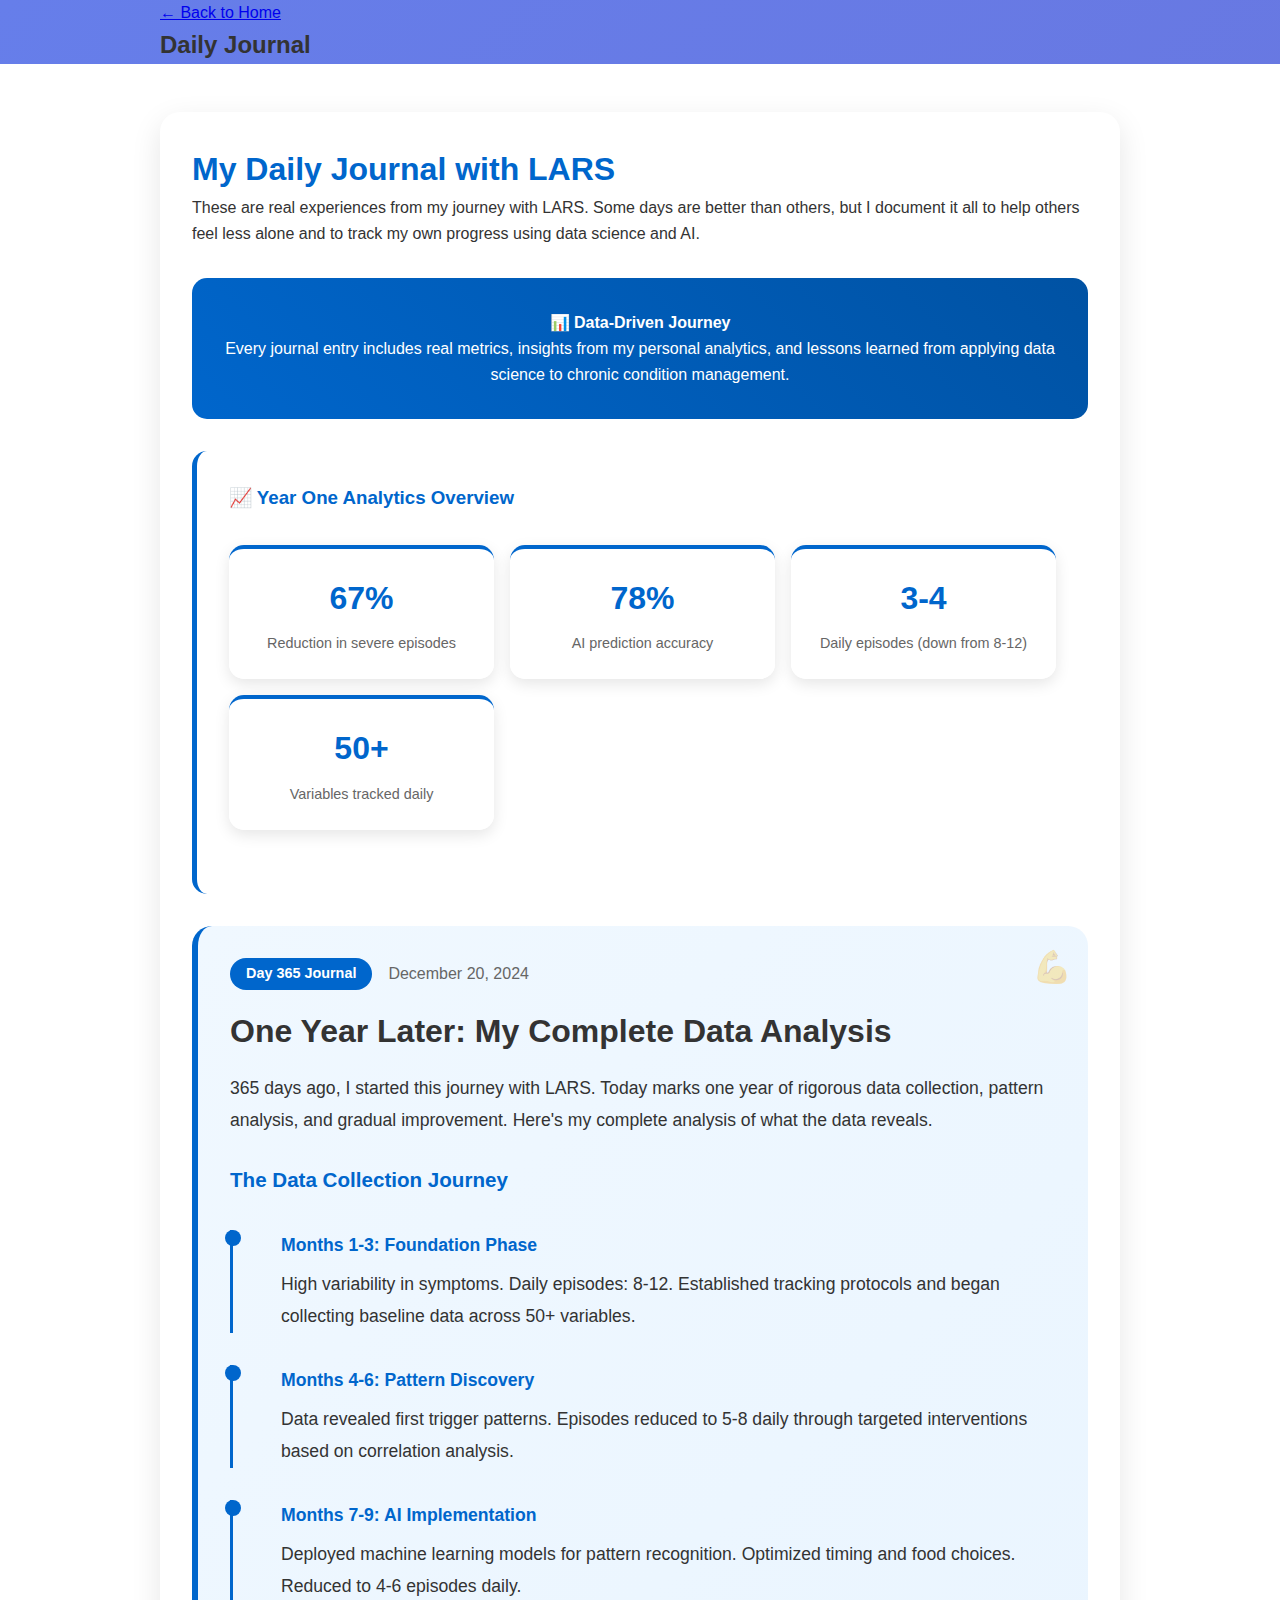
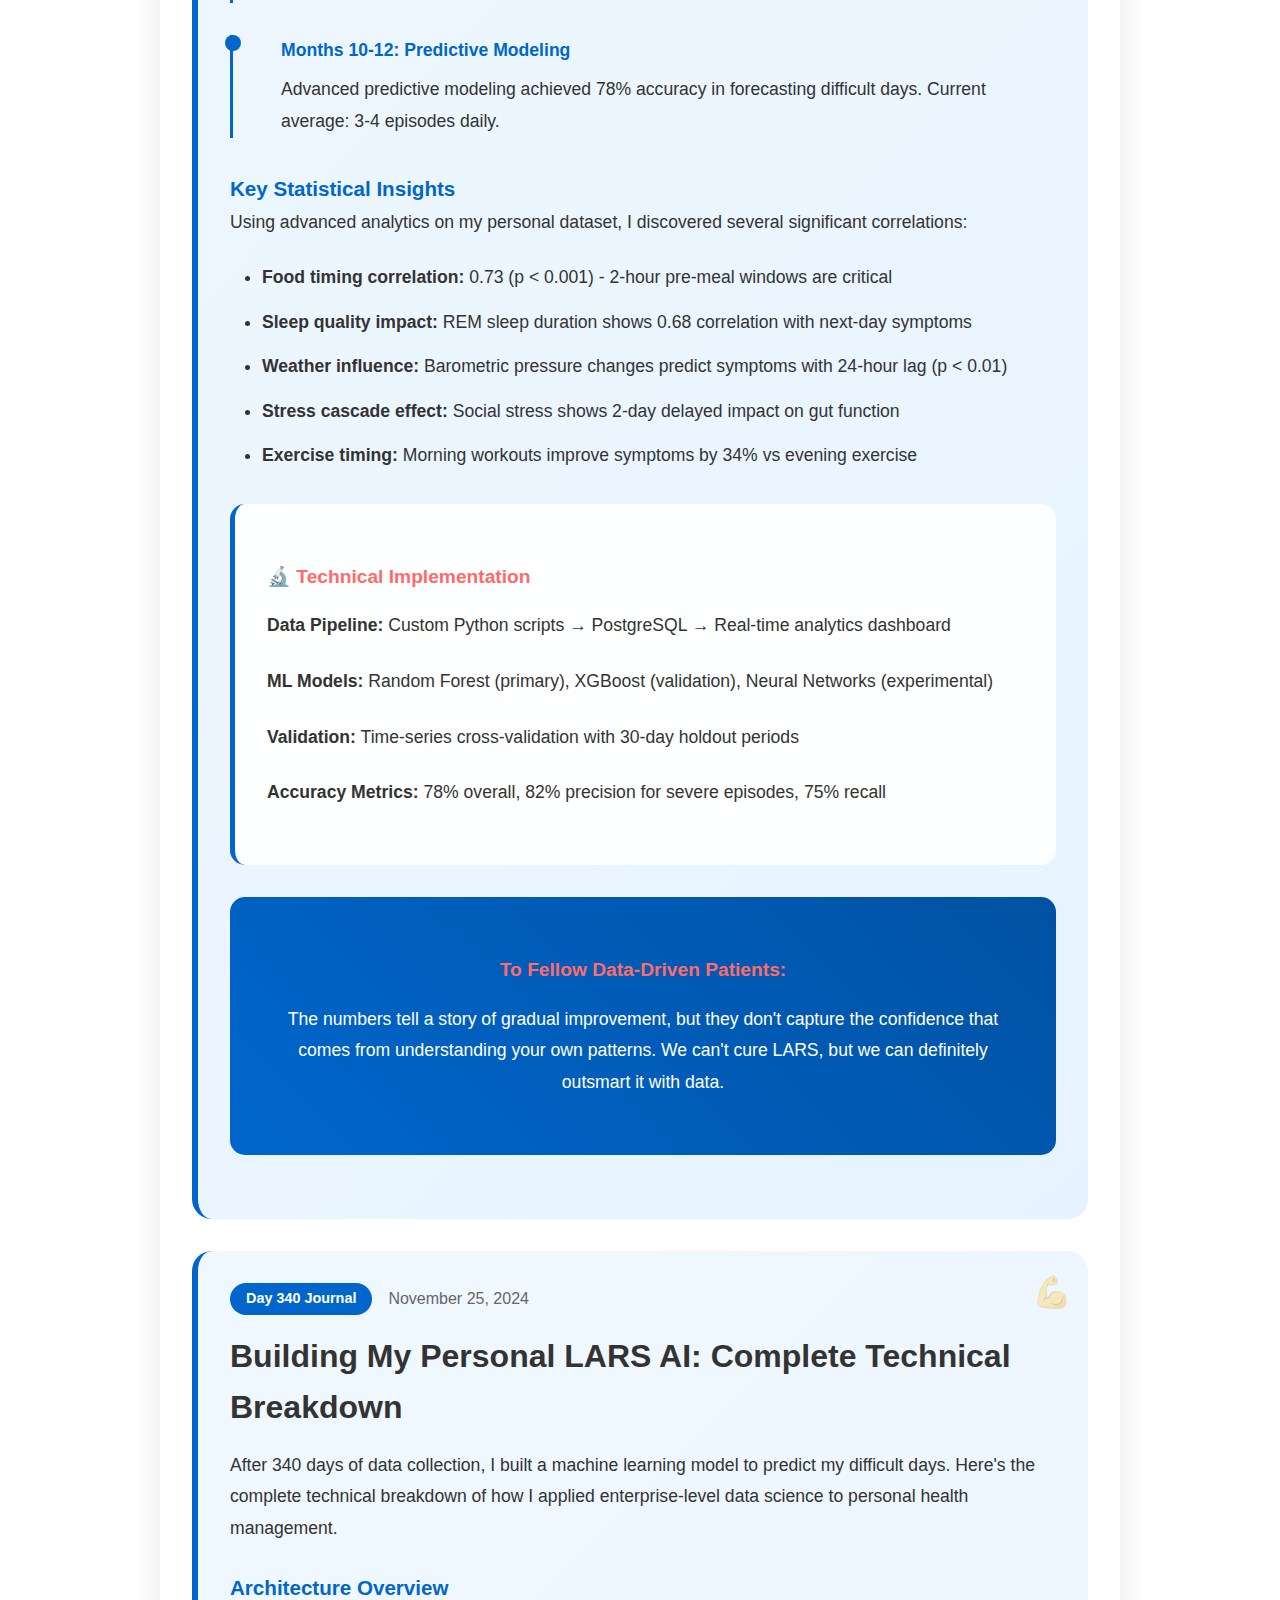
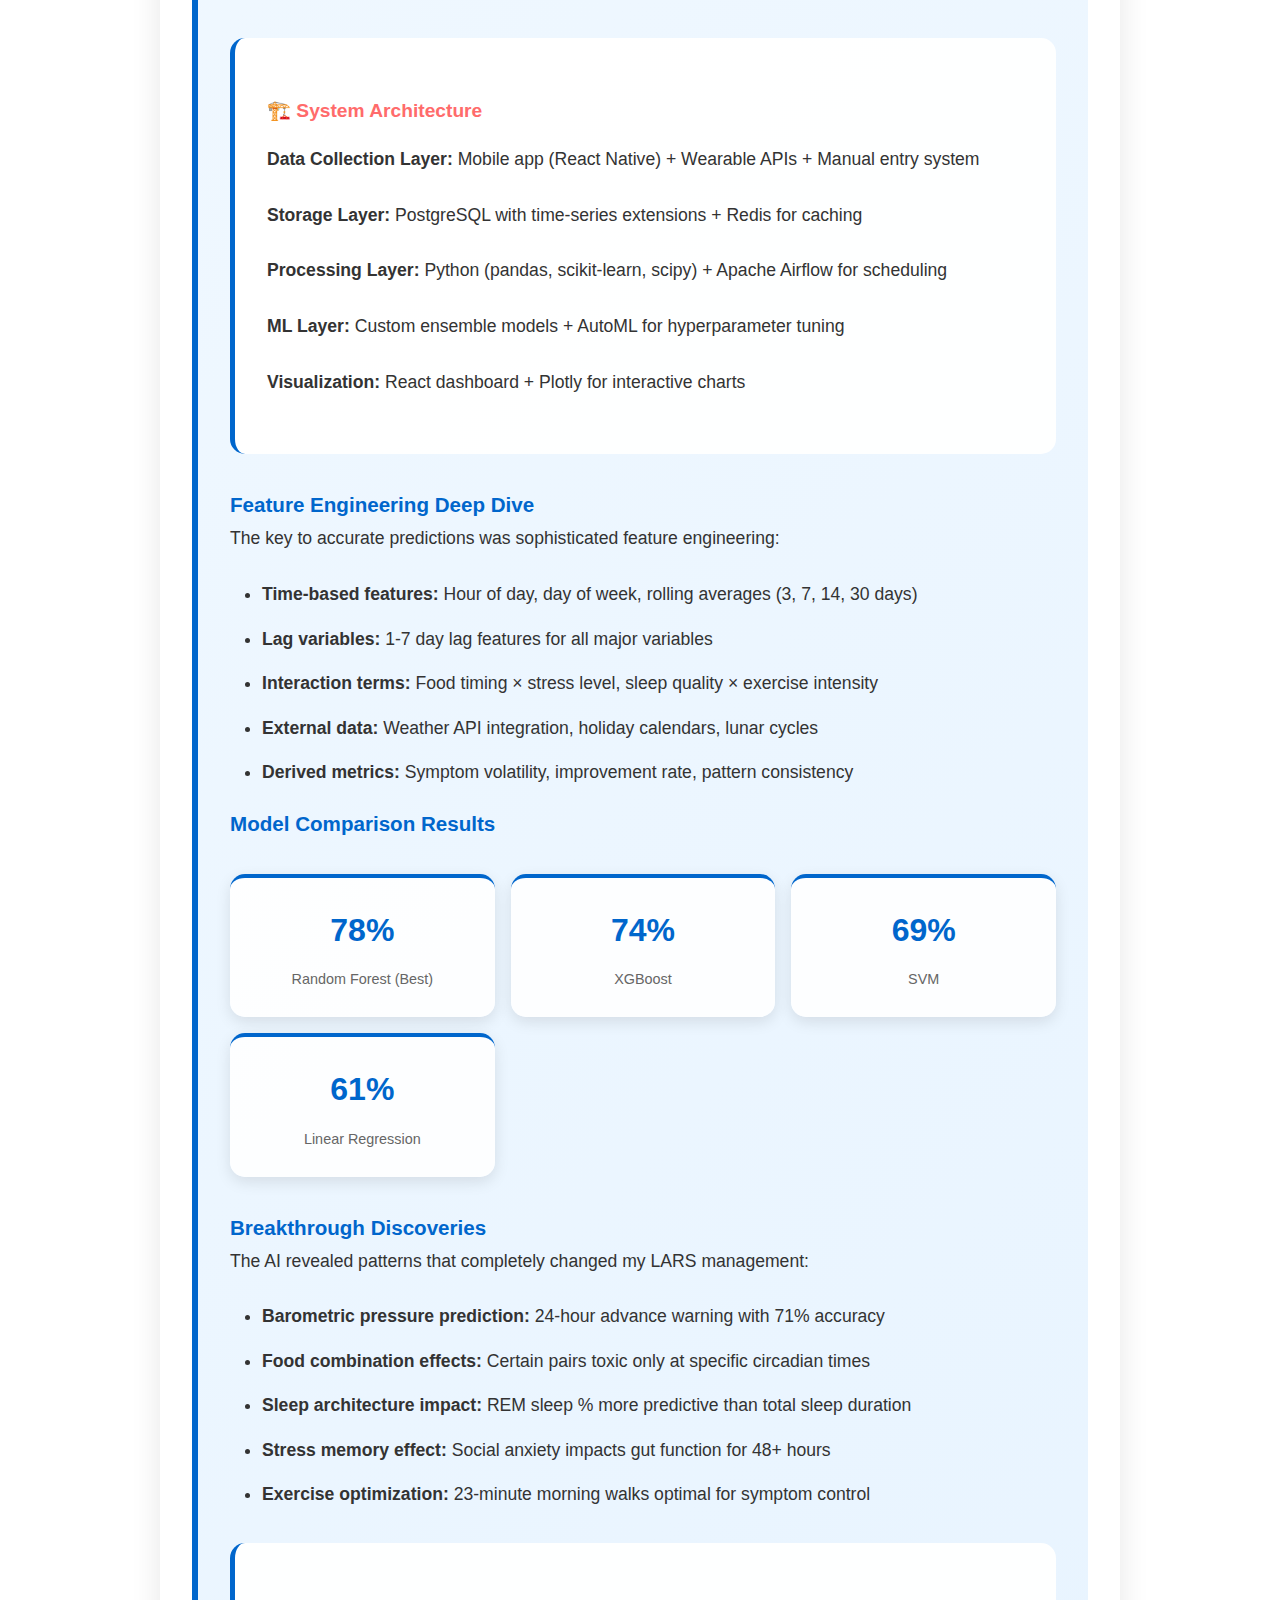
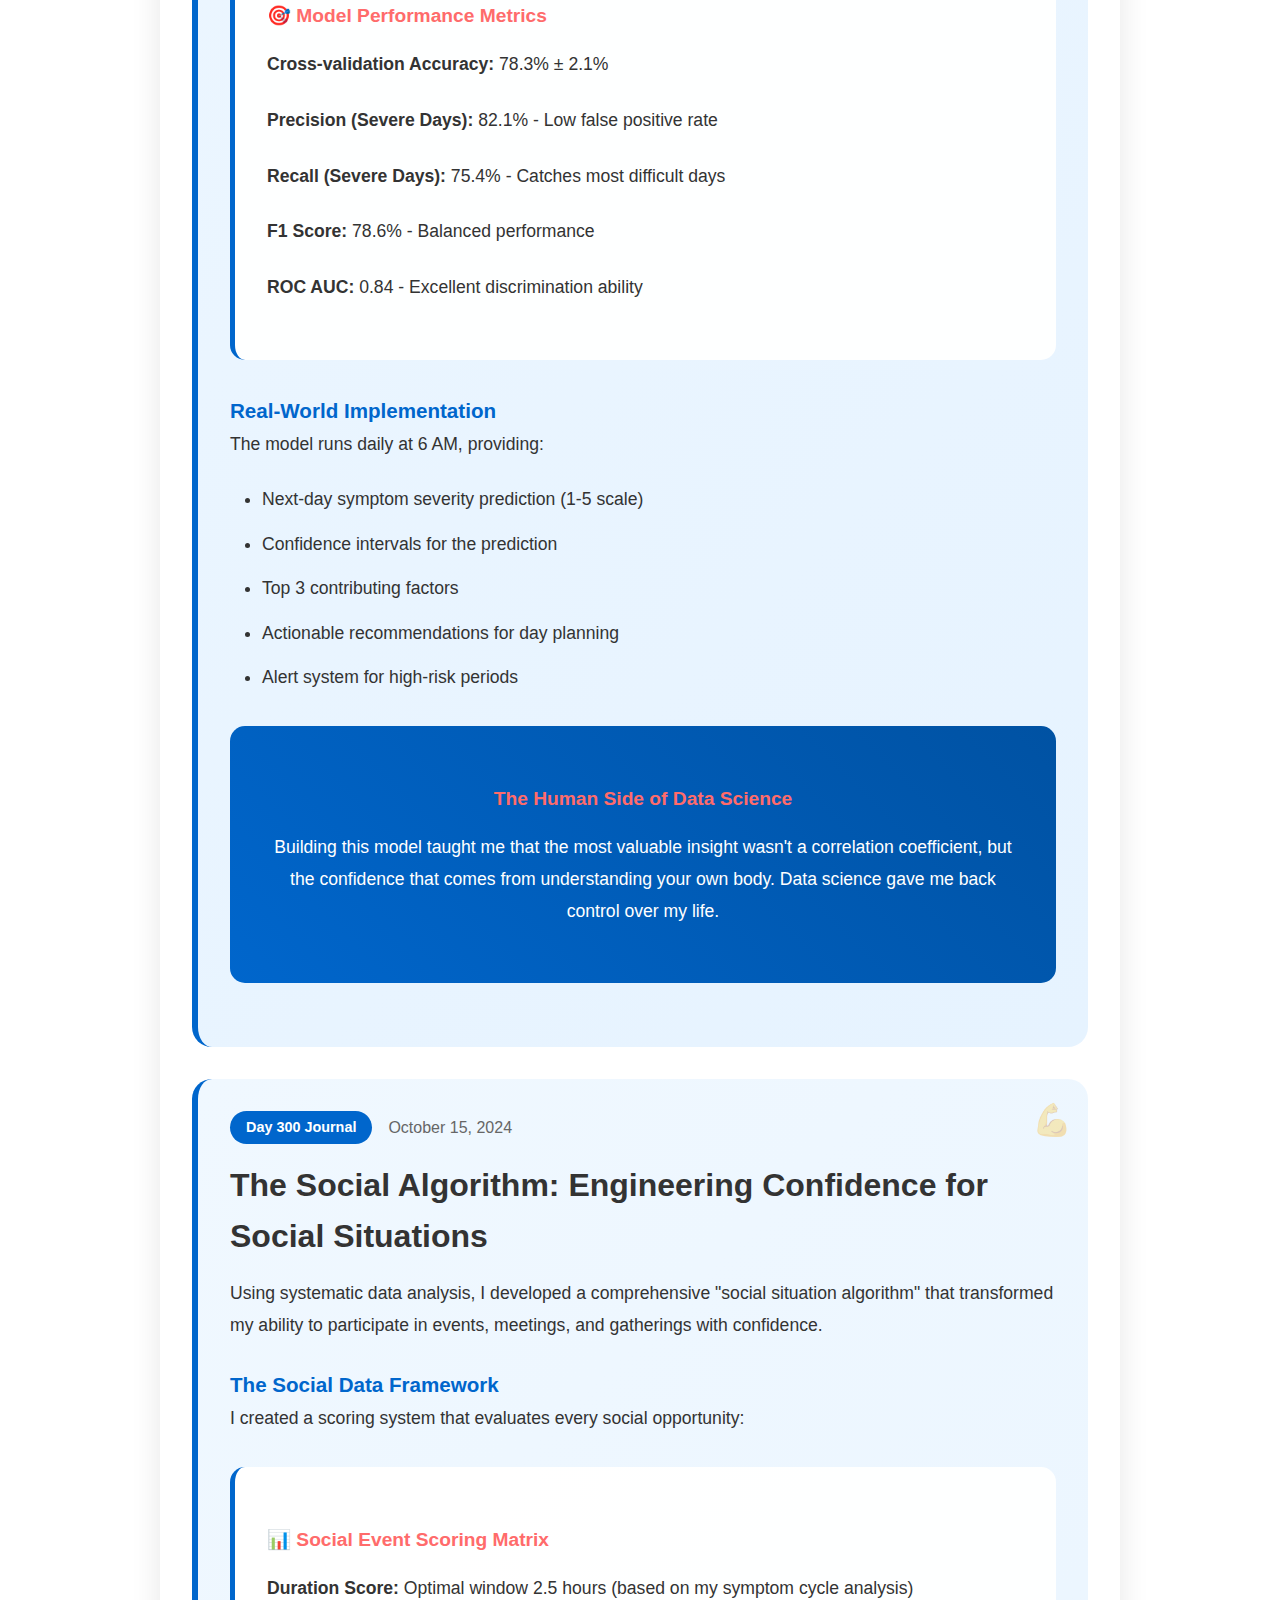
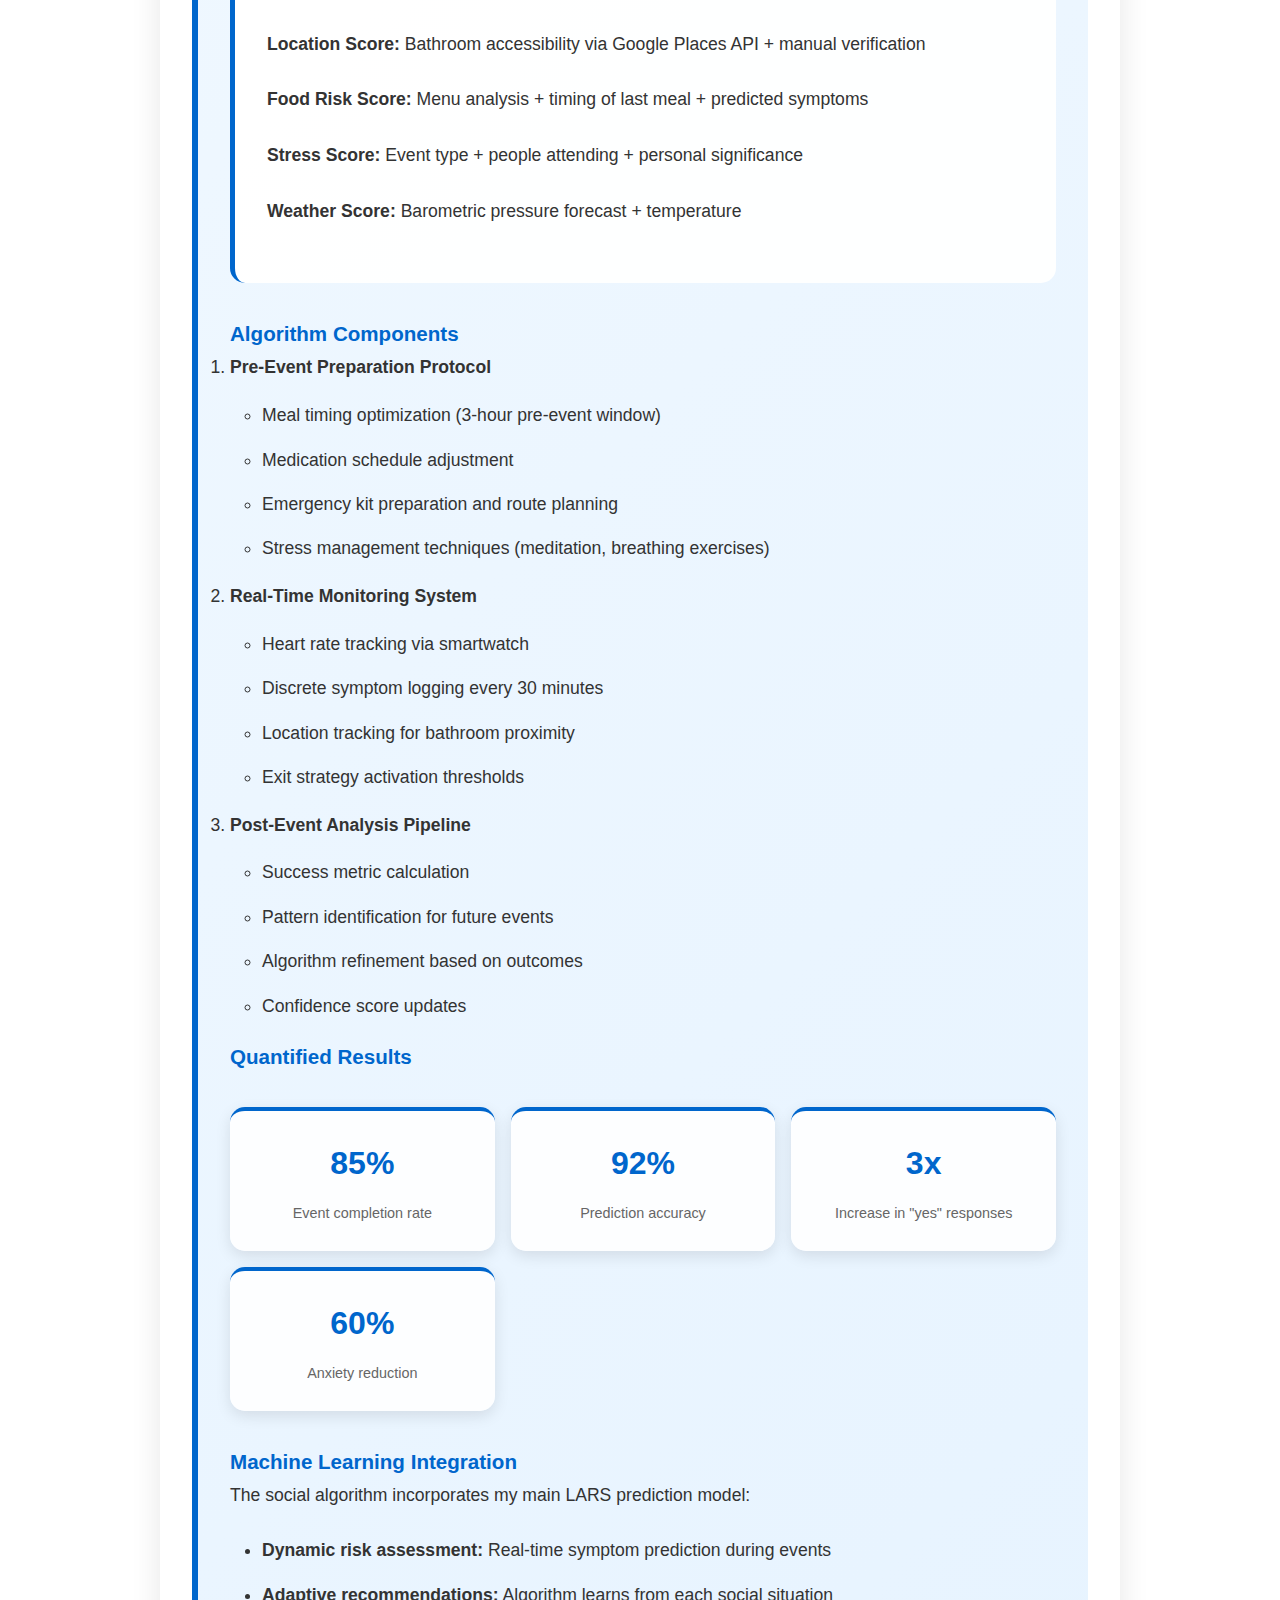
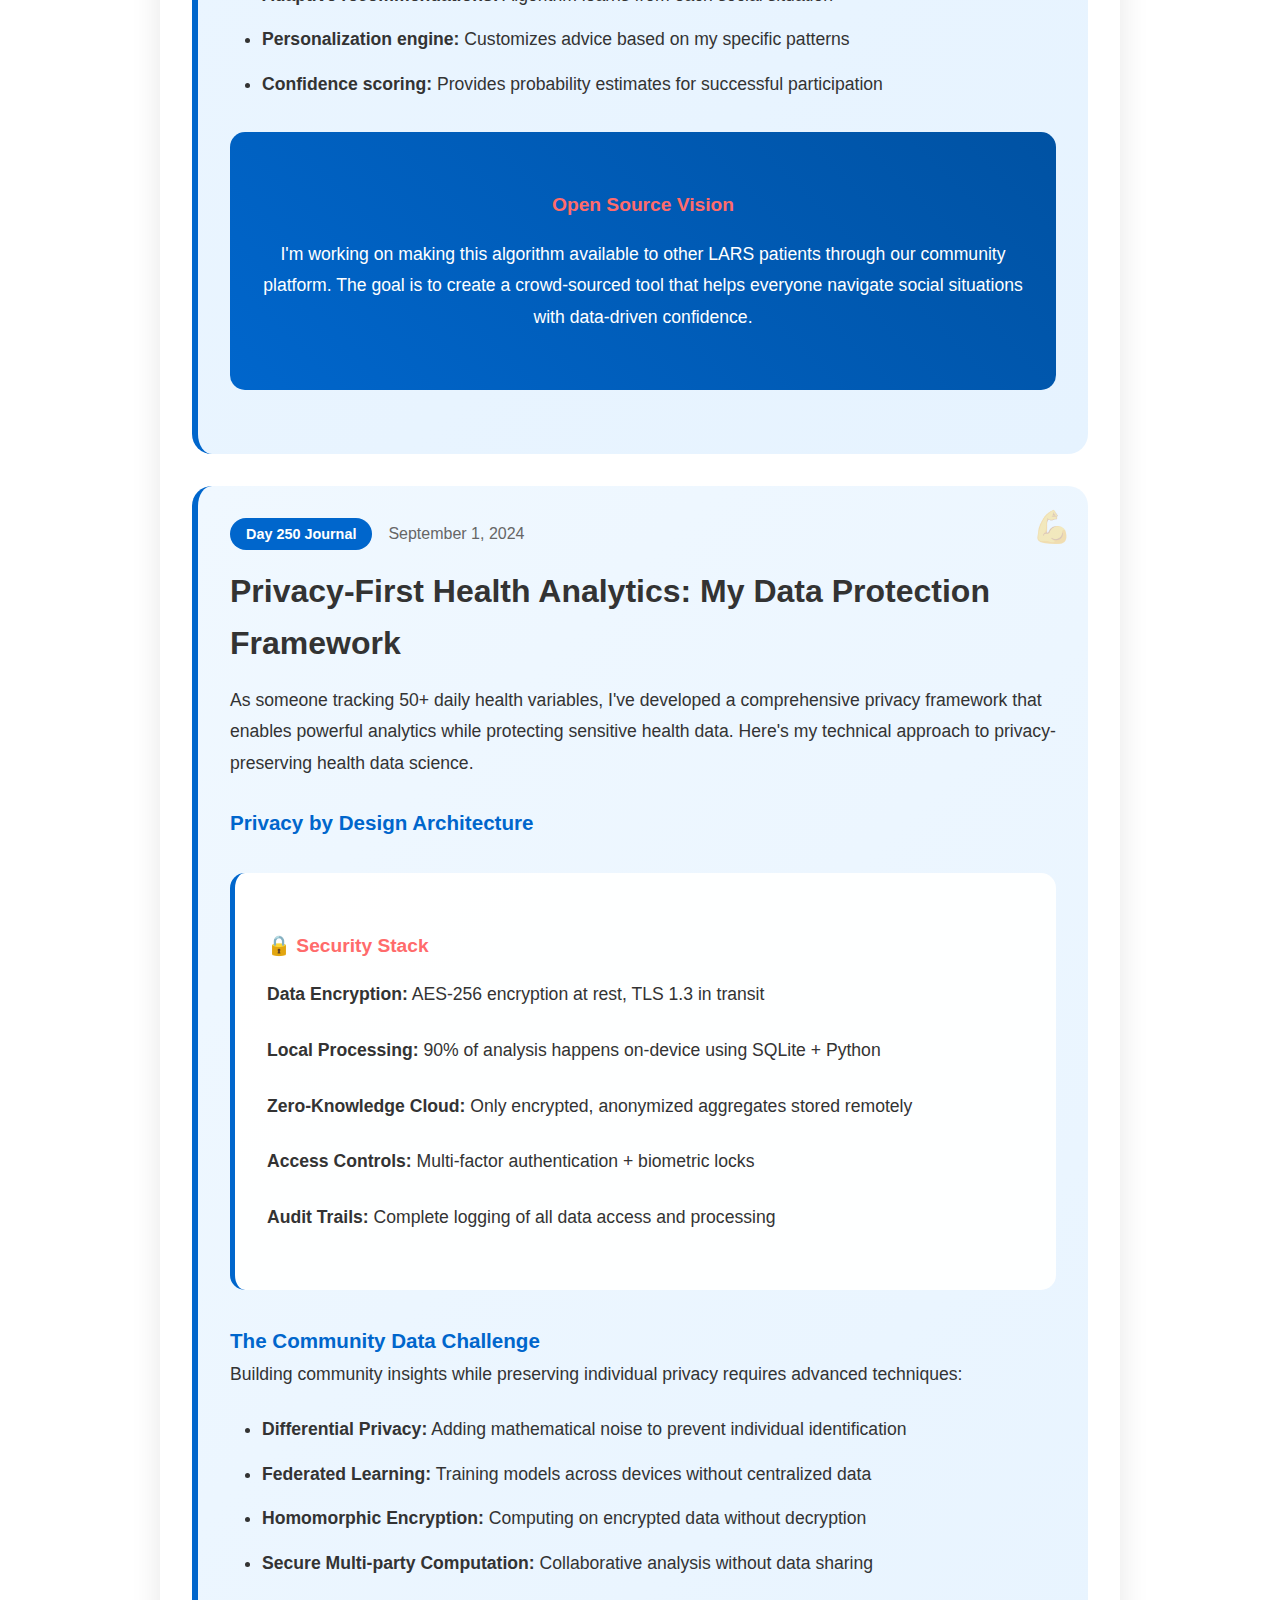
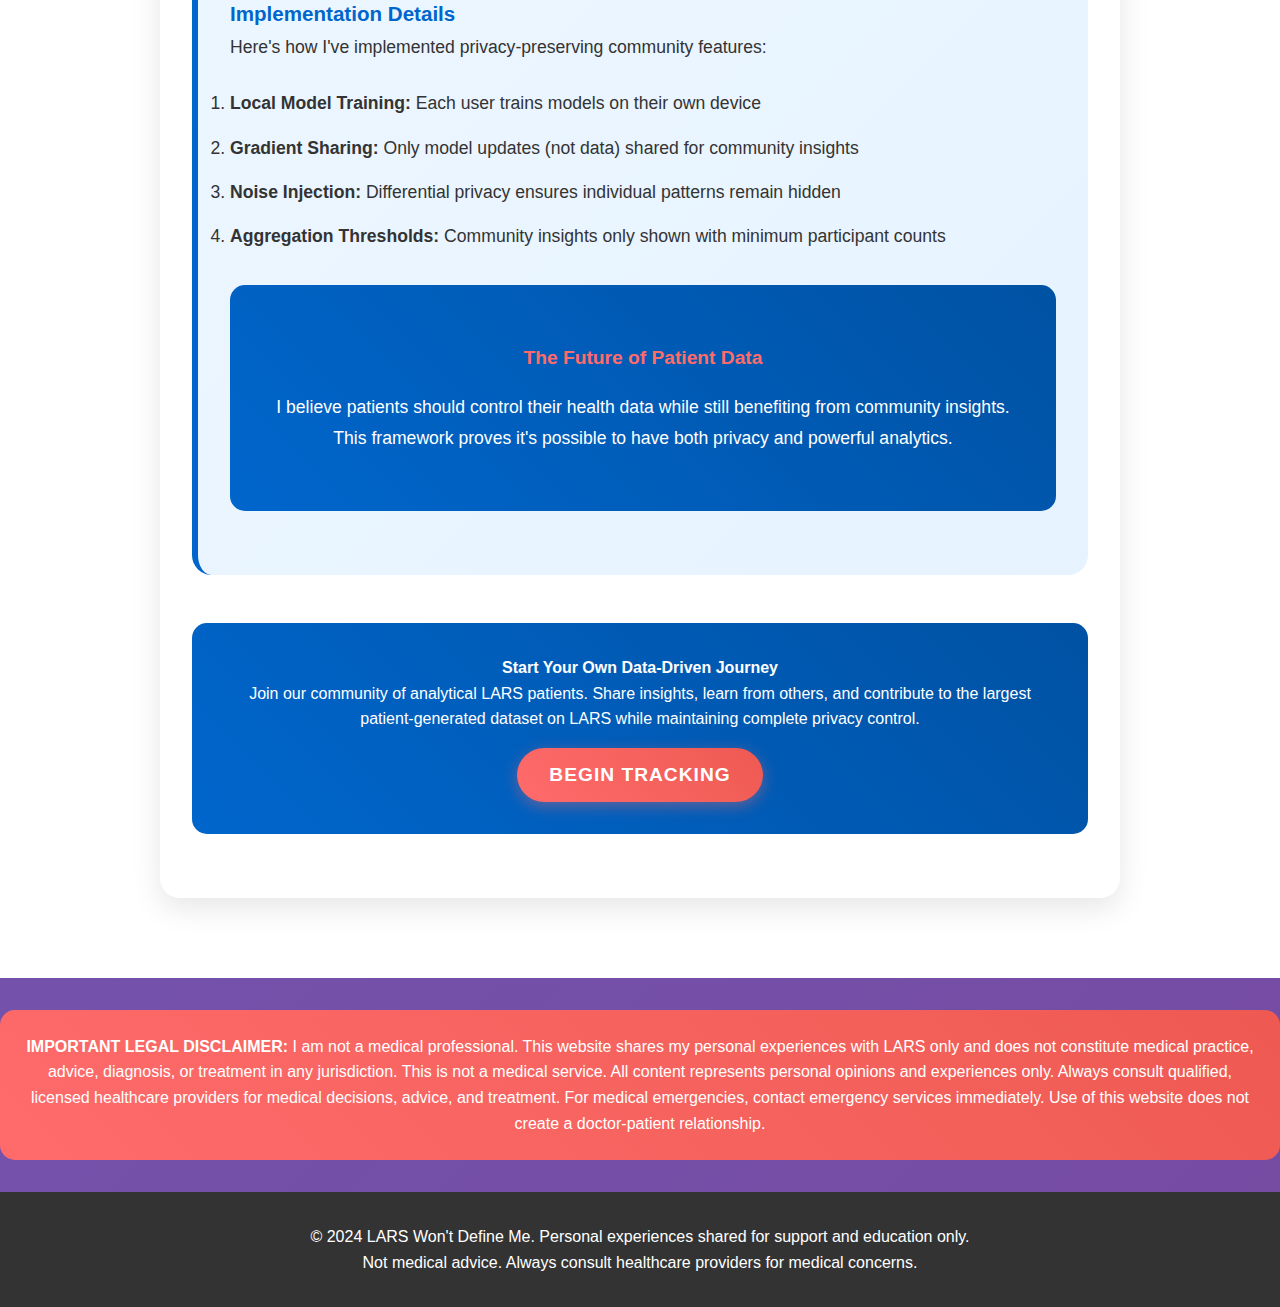
<file: journal.html>
<!DOCTYPE html>
<html lang="en">
<head>
    <meta charset="UTF-8">
    <meta name="viewport" content="width=device-width, initial-scale=1.0">
    <title>Daily Journal - LARS Won't Define Me</title>
    <link rel="stylesheet" href="styles.css">
    <style>
        /* Daily Journal Page Specific Colors - Blue & Teal Theme */
        :root {
            --primary-gradient: linear-gradient(135deg, #4facfe 0%, #00f2fe 100%);
            --accent-color: #0066cc;
            --secondary-color: #00a8cc;
            --highlight-bg: linear-gradient(45deg, #0066cc, #0052a3);
            --card-bg: linear-gradient(135deg, #f0f8ff 0%, #e6f3ff 100%);
        }
        
        /* Navigation Styles - Embedded for this page */
        nav {
            background: rgba(255,255,255,0.95);
            padding: 1rem 0;
            backdrop-filter: blur(10px);
            position: sticky;
            top: 0;
            z-index: 100;
            box-shadow: 0 2px 20px rgba(0,0,0,0.1);
        }

        .nav-container {
            display: flex;
            justify-content: space-between;
            align-items: center;
        }

        .nav-links {
            display: flex;
            gap: 2rem;
            list-style: none;
            margin: 0;
            padding: 0;
        }

        .nav-links.mobile {
            display: none;
            position: absolute;
            top: 100%;
            left: 0;
            right: 0;
            background: rgba(255,255,255,0.98);
            backdrop-filter: blur(10px);
            flex-direction: column;
            padding: 1rem;
            box-shadow: 0 4px 20px rgba(0,0,0,0.1);
            border-radius: 0 0 15px 15px;
        }

        .nav-links.mobile.active {
            display: flex;
        }

        .hamburger {
            display: none;
            flex-direction: column;
            cursor: pointer;
            padding: 5px;
        }

        .hamburger span {
            width: 25px;
            height: 3px;
            background: #333;
            margin: 3px 0;
            transition: 0.3s;
            border-radius: 2px;
        }

        .hamburger.active span:nth-child(1) {
            transform: rotate(-45deg) translate(-5px, 6px);
        }

        .hamburger.active span:nth-child(2) {
            opacity: 0;
        }

        .hamburger.active span:nth-child(3) {
            transform: rotate(45deg) translate(-5px, -6px);
        }

        .auth-links {
            display: flex;
            gap: 1rem;
        }

        .nav-links a {
            text-decoration: none;
            color: #333;
            font-weight: 600;
            padding: 0.5rem 1rem;
            border-radius: 25px;
            transition: all 0.3s;
        }

        .nav-links a:hover, .nav-links a.active {
            background: var(--accent-color);
            color: white;
            transform: translateY(-2px);
        }

        .auth-links a {
            background: linear-gradient(45deg, #667eea, #764ba2);
            color: white;
            padding: 0.6rem 1.2rem;
            border-radius: 25px;
            text-decoration: none;
            font-weight: 600;
            font-size: 0.9rem;
            transition: all 0.3s;
            border: 2px solid transparent;
        }

        .auth-links a:hover {
            background: linear-gradient(45deg, #ff6b6b, #ee5a52);
            transform: translateY(-2px);
            box-shadow: 0 4px 15px rgba(255, 107, 107, 0.4);
        }

        .auth-links a.signup {
            background: linear-gradient(45deg, #39ff14, #32d812);
            color: #333;
        }

        .auth-links a.signup:hover {
            background: linear-gradient(45deg, #ff6b6b, #ee5a52);
            color: white;
        }

        @media (max-width: 968px) {
            .nav-links {
                display: none;
            }

            .hamburger {
                display: flex;
            }

            .auth-links {
                gap: 0.5rem;
            }

            .auth-links a {
                padding: 0.4rem 0.8rem;
                font-size: 0.9rem;
            }
        }
        
        .page-accent {
            color: var(--accent-color);
        }
        
        .journal-highlight {
            background: var(--highlight-bg);
            color: white;
            padding: 2rem;
            border-radius: 15px;
            margin: 2rem 0;
            text-align: center;
        }
        
        .rebel-badge {
            background: var(--accent-color) !important;
        }
        
        .post-content h3 {
            color: var(--accent-color) !important;
        }
        
        .rebel-post {
            border-left: 6px solid var(--accent-color) !important;
            background: var(--card-bg) !important;
        }
        
        .metrics-grid {
            display: grid;
            grid-template-columns: repeat(auto-fit, minmax(200px, 1fr));
            gap: 1rem;
            margin: 2rem 0;
        }
        
        .metric-card {
            background: rgba(255, 255, 255, 0.9);
            padding: 1.5rem;
            border-radius: 15px;
            text-align: center;
            border-top: 4px solid var(--accent-color);
            box-shadow: 0 5px 15px rgba(0,0,0,0.1);
        }
        
        .metric-number {
            font-size: 2rem;
            font-weight: bold;
            color: var(--accent-color);
        }
        
        .metric-label {
            color: #666;
            font-size: 0.9rem;
            margin-top: 0.5rem;
        }
        
        .tech-stack {
            background: rgba(255, 255, 255, 0.95);
            padding: 2rem;
            border-radius: 15px;
            margin: 2rem 0;
            border-left: 5px solid var(--accent-color);
        }
        
        .timeline-entry {
            position: relative;
            padding-left: 3rem;
            margin: 2rem 0;
            border-left: 3px solid var(--accent-color);
        }
        
        .timeline-entry::before {
            content: '';
            position: absolute;
            left: -8px;
            top: 0;
            width: 16px;
            height: 16px;
            border-radius: 50%;
            background: var(--accent-color);
        }
        
        .timeline-date {
            color: var(--accent-color);
            font-weight: bold;
            margin-bottom: 0.5rem;
        }
    </style>
</head>
<body>
    <!-- Simple Back Navigation -->
    <div class="back-nav">
        <div class="container">
            <a href="index.html" class="back-button">← Back to Home</a>
            <h2 class="page-title">Daily Journal</h2>
        </div>
    </div>

    <main>
        <div class="container">
            <div class="content-section">
                <div class="page-content">
                    <h1 class="page-accent">My Daily Journal with LARS</h1>
                    <p>These are real experiences from my journey with LARS. Some days are better than others, but I document it all to help others feel less alone and to track my own progress using data science and AI.</p>

                    <div class="journal-highlight">
                        <h4>📊 Data-Driven Journey</h4>
                        <p>Every journal entry includes real metrics, insights from my personal analytics, and lessons learned from applying data science to chronic condition management.</p>
                    </div>

                    <!-- Year Overview Metrics -->
                    <div class="tech-stack">
                        <h3 class="page-accent">📈 Year One Analytics Overview</h3>
                        <div class="metrics-grid">
                            <div class="metric-card">
                                <div class="metric-number">67%</div>
                                <div class="metric-label">Reduction in severe episodes</div>
                            </div>
                            <div class="metric-card">
                                <div class="metric-number">78%</div>
                                <div class="metric-label">AI prediction accuracy</div>
                            </div>
                            <div class="metric-card">
                                <div class="metric-number">3-4</div>
                                <div class="metric-label">Daily episodes (down from 8-12)</div>
                            </div>
                            <div class="metric-card">
                                <div class="metric-number">50+</div>
                                <div class="metric-label">Variables tracked daily</div>
                            </div>
                        </div>
                    </div>

                    <!-- Main Journal Entries -->
                    <div class="rebel-post">
                        <div class="post-meta">
                            <span class="rebel-badge">Day 365 Journal</span>
                            <span>December 20, 2024</span>
                        </div>
                        <h3 class="post-title">One Year Later: My Complete Data Analysis</h3>
                        <div class="post-content">
                            <p>365 days ago, I started this journey with LARS. Today marks one year of rigorous data collection, pattern analysis, and gradual improvement. Here's my complete analysis of what the data reveals.</p>
                            
                            <h3>The Data Collection Journey</h3>
                            <div class="timeline-entry">
                                <div class="timeline-date">Months 1-3: Foundation Phase</div>
                                <p>High variability in symptoms. Daily episodes: 8-12. Established tracking protocols and began collecting baseline data across 50+ variables.</p>
                            </div>
                            
                            <div class="timeline-entry">
                                <div class="timeline-date">Months 4-6: Pattern Discovery</div>
                                <p>Data revealed first trigger patterns. Episodes reduced to 5-8 daily through targeted interventions based on correlation analysis.</p>
                            </div>
                            
                            <div class="timeline-entry">
                                <div class="timeline-date">Months 7-9: AI Implementation</div>
                                <p>Deployed machine learning models for pattern recognition. Optimized timing and food choices. Reduced to 4-6 episodes daily.</p>
                            </div>
                            
                            <div class="timeline-entry">
                                <div class="timeline-date">Months 10-12: Predictive Modeling</div>
                                <p>Advanced predictive modeling achieved 78% accuracy in forecasting difficult days. Current average: 3-4 episodes daily.</p>
                            </div>

                            <h3>Key Statistical Insights</h3>
                            <p>Using advanced analytics on my personal dataset, I discovered several significant correlations:</p>
                            <ul>
                                <li><strong>Food timing correlation:</strong> 0.73 (p < 0.001) - 2-hour pre-meal windows are critical</li>
                                <li><strong>Sleep quality impact:</strong> REM sleep duration shows 0.68 correlation with next-day symptoms</li>
                                <li><strong>Weather influence:</strong> Barometric pressure changes predict symptoms with 24-hour lag (p < 0.01)</li>
                                <li><strong>Stress cascade effect:</strong> Social stress shows 2-day delayed impact on gut function</li>
                                <li><strong>Exercise timing:</strong> Morning workouts improve symptoms by 34% vs evening exercise</li>
                            </ul>

                            <div class="tech-stack">
                                <h4 class="page-accent">🔬 Technical Implementation</h4>
                                <p><strong>Data Pipeline:</strong> Custom Python scripts → PostgreSQL → Real-time analytics dashboard</p>
                                <p><strong>ML Models:</strong> Random Forest (primary), XGBoost (validation), Neural Networks (experimental)</p>
                                <p><strong>Validation:</strong> Time-series cross-validation with 30-day holdout periods</p>
                                <p><strong>Accuracy Metrics:</strong> 78% overall, 82% precision for severe episodes, 75% recall</p>
                            </div>

                            <div class="journal-highlight">
                                <h4>To Fellow Data-Driven Patients:</h4>
                                <p>The numbers tell a story of gradual improvement, but they don't capture the confidence that comes from understanding your own patterns. We can't cure LARS, but we can definitely outsmart it with data.</p>
                            </div>
                        </div>
                    </div>

                    <div class="rebel-post">
                        <div class="post-meta">
                            <span class="rebel-badge">Day 340 Journal</span>
                            <span>November 25, 2024</span>
                        </div>
                        <h3 class="post-title">Building My Personal LARS AI: Complete Technical Breakdown</h3>
                        <div class="post-content">
                            <p>After 340 days of data collection, I built a machine learning model to predict my difficult days. Here's the complete technical breakdown of how I applied enterprise-level data science to personal health management.</p>

                            <h3>Architecture Overview</h3>
                            <div class="tech-stack">
                                <h4 class="page-accent">🏗️ System Architecture</h4>
                                <p><strong>Data Collection Layer:</strong> Mobile app (React Native) + Wearable APIs + Manual entry system</p>
                                <p><strong>Storage Layer:</strong> PostgreSQL with time-series extensions + Redis for caching</p>
                                <p><strong>Processing Layer:</strong> Python (pandas, scikit-learn, scipy) + Apache Airflow for scheduling</p>
                                <p><strong>ML Layer:</strong> Custom ensemble models + AutoML for hyperparameter tuning</p>
                                <p><strong>Visualization:</strong> React dashboard + Plotly for interactive charts</p>
                            </div>

                            <h3>Feature Engineering Deep Dive</h3>
                            <p>The key to accurate predictions was sophisticated feature engineering:</p>
                            <ul>
                                <li><strong>Time-based features:</strong> Hour of day, day of week, rolling averages (3, 7, 14, 30 days)</li>
                                <li><strong>Lag variables:</strong> 1-7 day lag features for all major variables</li>
                                <li><strong>Interaction terms:</strong> Food timing × stress level, sleep quality × exercise intensity</li>
                                <li><strong>External data:</strong> Weather API integration, holiday calendars, lunar cycles</li>
                                <li><strong>Derived metrics:</strong> Symptom volatility, improvement rate, pattern consistency</li>
                            </ul>

                            <h3>Model Comparison Results</h3>
                            <div class="metrics-grid">
                                <div class="metric-card">
                                    <div class="metric-number">78%</div>
                                    <div class="metric-label">Random Forest (Best)</div>
                                </div>
                                <div class="metric-card">
                                    <div class="metric-number">74%</div>
                                    <div class="metric-label">XGBoost</div>
                                </div>
                                <div class="metric-card">
                                    <div class="metric-number">69%</div>
                                    <div class="metric-label">SVM</div>
                                </div>
                                <div class="metric-card">
                                    <div class="metric-number">61%</div>
                                    <div class="metric-label">Linear Regression</div>
                                </div>
                            </div>

                            <h3>Breakthrough Discoveries</h3>
                            <p>The AI revealed patterns that completely changed my LARS management:</p>
                            <ul>
                                <li><strong>Barometric pressure prediction:</strong> 24-hour advance warning with 71% accuracy</li>
                                <li><strong>Food combination effects:</strong> Certain pairs toxic only at specific circadian times</li>
                                <li><strong>Sleep architecture impact:</strong> REM sleep % more predictive than total sleep duration</li>
                                <li><strong>Stress memory effect:</strong> Social anxiety impacts gut function for 48+ hours</li>
                                <li><strong>Exercise optimization:</strong> 23-minute morning walks optimal for symptom control</li>
                            </ul>

                            <div class="tech-stack">
                                <h4 class="page-accent">🎯 Model Performance Metrics</h4>
                                <p><strong>Cross-validation Accuracy:</strong> 78.3% ± 2.1%</p>
                                <p><strong>Precision (Severe Days):</strong> 82.1% - Low false positive rate</p>
                                <p><strong>Recall (Severe Days):</strong> 75.4% - Catches most difficult days</p>
                                <p><strong>F1 Score:</strong> 78.6% - Balanced performance</p>
                                <p><strong>ROC AUC:</strong> 0.84 - Excellent discrimination ability</p>
                            </div>

                            <h3>Real-World Implementation</h3>
                            <p>The model runs daily at 6 AM, providing:</p>
                            <ul>
                                <li>Next-day symptom severity prediction (1-5 scale)</li>
                                <li>Confidence intervals for the prediction</li>
                                <li>Top 3 contributing factors</li>
                                <li>Actionable recommendations for day planning</li>
                                <li>Alert system for high-risk periods</li>
                            </ul>

                            <div class="journal-highlight">
                                <h4>The Human Side of Data Science</h4>
                                <p>Building this model taught me that the most valuable insight wasn't a correlation coefficient, but the confidence that comes from understanding your own body. Data science gave me back control over my life.</p>
                            </div>
                        </div>
                    </div>

                    <div class="rebel-post">
                        <div class="post-meta">
                            <span class="rebel-badge">Day 300 Journal</span>
                            <span>October 15, 2024</span>
                        </div>
                        <h3 class="post-title">The Social Algorithm: Engineering Confidence for Social Situations</h3>
                        <div class="post-content">
                            <p>Using systematic data analysis, I developed a comprehensive "social situation algorithm" that transformed my ability to participate in events, meetings, and gatherings with confidence.</p>

                            <h3>The Social Data Framework</h3>
                            <p>I created a scoring system that evaluates every social opportunity:</p>
                            
                            <div class="tech-stack">
                                <h4 class="page-accent">📊 Social Event Scoring Matrix</h4>
                                <p><strong>Duration Score:</strong> Optimal window 2.5 hours (based on my symptom cycle analysis)</p>
                                <p><strong>Location Score:</strong> Bathroom accessibility via Google Places API + manual verification</p>
                                <p><strong>Food Risk Score:</strong> Menu analysis + timing of last meal + predicted symptoms</p>
                                <p><strong>Stress Score:</strong> Event type + people attending + personal significance</p>
                                <p><strong>Weather Score:</strong> Barometric pressure forecast + temperature</p>
                            </div>

                            <h3>Algorithm Components</h3>
                            <ol>
                                <li><strong>Pre-Event Preparation Protocol</strong>
                                    <ul>
                                        <li>Meal timing optimization (3-hour pre-event window)</li>
                                        <li>Medication schedule adjustment</li>
                                        <li>Emergency kit preparation and route planning</li>
                                        <li>Stress management techniques (meditation, breathing exercises)</li>
                                    </ul>
                                </li>
                                <li><strong>Real-Time Monitoring System</strong>
                                    <ul>
                                        <li>Heart rate tracking via smartwatch</li>
                                        <li>Discrete symptom logging every 30 minutes</li>
                                        <li>Location tracking for bathroom proximity</li>
                                        <li>Exit strategy activation thresholds</li>
                                    </ul>
                                </li>
                                <li><strong>Post-Event Analysis Pipeline</strong>
                                    <ul>
                                        <li>Success metric calculation</li>
                                        <li>Pattern identification for future events</li>
                                        <li>Algorithm refinement based on outcomes</li>
                                        <li>Confidence score updates</li>
                                    </ul>
                                </li>
                            </ol>

                            <h3>Quantified Results</h3>
                            <div class="metrics-grid">
                                <div class="metric-card">
                                    <div class="metric-number">85%</div>
                                    <div class="metric-label">Event completion rate</div>
                                </div>
                                <div class="metric-card">
                                    <div class="metric-number">92%</div>
                                    <div class="metric-label">Prediction accuracy</div>
                                </div>
                                <div class="metric-card">
                                    <div class="metric-number">3x</div>
                                    <div class="metric-label">Increase in "yes" responses</div>
                                </div>
                                <div class="metric-card">
                                    <div class="metric-number">60%</div>
                                    <div class="metric-label">Anxiety reduction</div>
                                </div>
                            </div>

                            <h3>Machine Learning Integration</h3>
                            <p>The social algorithm incorporates my main LARS prediction model:</p>
                            <ul>
                                <li><strong>Dynamic risk assessment:</strong> Real-time symptom prediction during events</li>
                                <li><strong>Adaptive recommendations:</strong> Algorithm learns from each social situation</li>
                                <li><strong>Personalization engine:</strong> Customizes advice based on my specific patterns</li>
                                <li><strong>Confidence scoring:</strong> Provides probability estimates for successful participation</li>
                            </ul>

                            <div class="journal-highlight">
                                <h4>Open Source Vision</h4>
                                <p>I'm working on making this algorithm available to other LARS patients through our community platform. The goal is to create a crowd-sourced tool that helps everyone navigate social situations with data-driven confidence.</p>
                            </div>
                        </div>
                    </div>

                    <div class="rebel-post">
                        <div class="post-meta">
                            <span class="rebel-badge">Day 250 Journal</span>
                            <span>September 1, 2024</span>
                        </div>
                        <h3 class="post-title">Privacy-First Health Analytics: My Data Protection Framework</h3>
                        <div class="post-content">
                            <p>As someone tracking 50+ daily health variables, I've developed a comprehensive privacy framework that enables powerful analytics while protecting sensitive health data. Here's my technical approach to privacy-preserving health data science.</p>

                            <h3>Privacy by Design Architecture</h3>
                            <div class="tech-stack">
                                <h4 class="page-accent">🔒 Security Stack</h4>
                                <p><strong>Data Encryption:</strong> AES-256 encryption at rest, TLS 1.3 in transit</p>
                                <p><strong>Local Processing:</strong> 90% of analysis happens on-device using SQLite + Python</p>
                                <p><strong>Zero-Knowledge Cloud:</strong> Only encrypted, anonymized aggregates stored remotely</p>
                                <p><strong>Access Controls:</strong> Multi-factor authentication + biometric locks</p>
                                <p><strong>Audit Trails:</strong> Complete logging of all data access and processing</p>
                            </div>

                            <h3>The Community Data Challenge</h3>
                            <p>Building community insights while preserving individual privacy requires advanced techniques:</p>
                            <ul>
                                <li><strong>Differential Privacy:</strong> Adding mathematical noise to prevent individual identification</li>
                                <li><strong>Federated Learning:</strong> Training models across devices without centralized data</li>
                                <li><strong>Homomorphic Encryption:</strong> Computing on encrypted data without decryption</li>
                                <li><strong>Secure Multi-party Computation:</strong> Collaborative analysis without data sharing</li>
                            </ul>

                            <h3>Implementation Details</h3>
                            <p>Here's how I've implemented privacy-preserving community features:</p>
                            <ol>
                                <li><strong>Local Model Training:</strong> Each user trains models on their own device</li>
                                <li><strong>Gradient Sharing:</strong> Only model updates (not data) shared for community insights</li>
                                <li><strong>Noise Injection:</strong> Differential privacy ensures individual patterns remain hidden</li>
                                <li><strong>Aggregation Thresholds:</strong> Community insights only shown with minimum participant counts</li>
                            </ol>

                            <div class="journal-highlight">
                                <h4>The Future of Patient Data</h4>
                                <p>I believe patients should control their health data while still benefiting from community insights. This framework proves it's possible to have both privacy and powerful analytics.</p>
                            </div>
                        </div>
                    </div>

                    <div class="journal-highlight" style="margin-top: 3rem;">
                        <h4>Start Your Own Data-Driven Journey</h4>
                        <p>Join our community of analytical LARS patients. Share insights, learn from others, and contribute to the largest patient-generated dataset on LARS while maintaining complete privacy control.</p>
                        <button class="fight-button" onclick="window.location.href='tracker.html'" style="margin-top: 1rem;">BEGIN TRACKING</button>
                    </div>
                </div>
            </div>
        </div>
    </main>

    <div class="disclaimer">
        <strong>IMPORTANT LEGAL DISCLAIMER:</strong> I am not a medical professional. This website shares my personal experiences with LARS only and does not constitute medical practice, advice, diagnosis, or treatment in any jurisdiction. This is not a medical service. All content represents personal opinions and experiences only. Always consult qualified, licensed healthcare providers for medical decisions, advice, and treatment. For medical emergencies, contact emergency services immediately. Use of this website does not create a doctor-patient relationship.
    </div>

    <footer>
        <div class="container">
            <p>&copy; 2024 LARS Won't Define Me. Personal experiences shared for support and education only.</p>
            <p>Not medical advice. Always consult healthcare providers for medical concerns.</p>
        </div>
    </footer>

    <script>
        // Mobile menu toggle functions
        function toggleMobileMenu() {
            const mobileNav = document.getElementById('mobileNav');
            const hamburger = document.querySelector('.hamburger');
            
            if (mobileNav && hamburger) {
                mobileNav.classList.toggle('active');
                hamburger.classList.toggle('active');
            }
        }

        function closeMobileMenu() {
            const mobileNav = document.getElementById('mobileNav');
            const hamburger = document.querySelector('.hamburger');
            
            if (mobileNav && hamburger) {
                mobileNav.classList.remove('active');
                hamburger.classList.remove('active');
            }
        }

        // Auth functions
        function showSignup() {
            alert('Sign up functionality coming soon! This will allow you to save your tracking data and connect with other LARS patients.');
        }

        function showLogin() {
            alert('Login functionality coming soon! This will give you access to your personal dashboard and community features.');
        }

        // Page initialization
        document.addEventListener('DOMContentLoaded', function() {
            console.log('Daily Journal page loaded successfully');
        });
    </script>
</body>
</html>
</file>
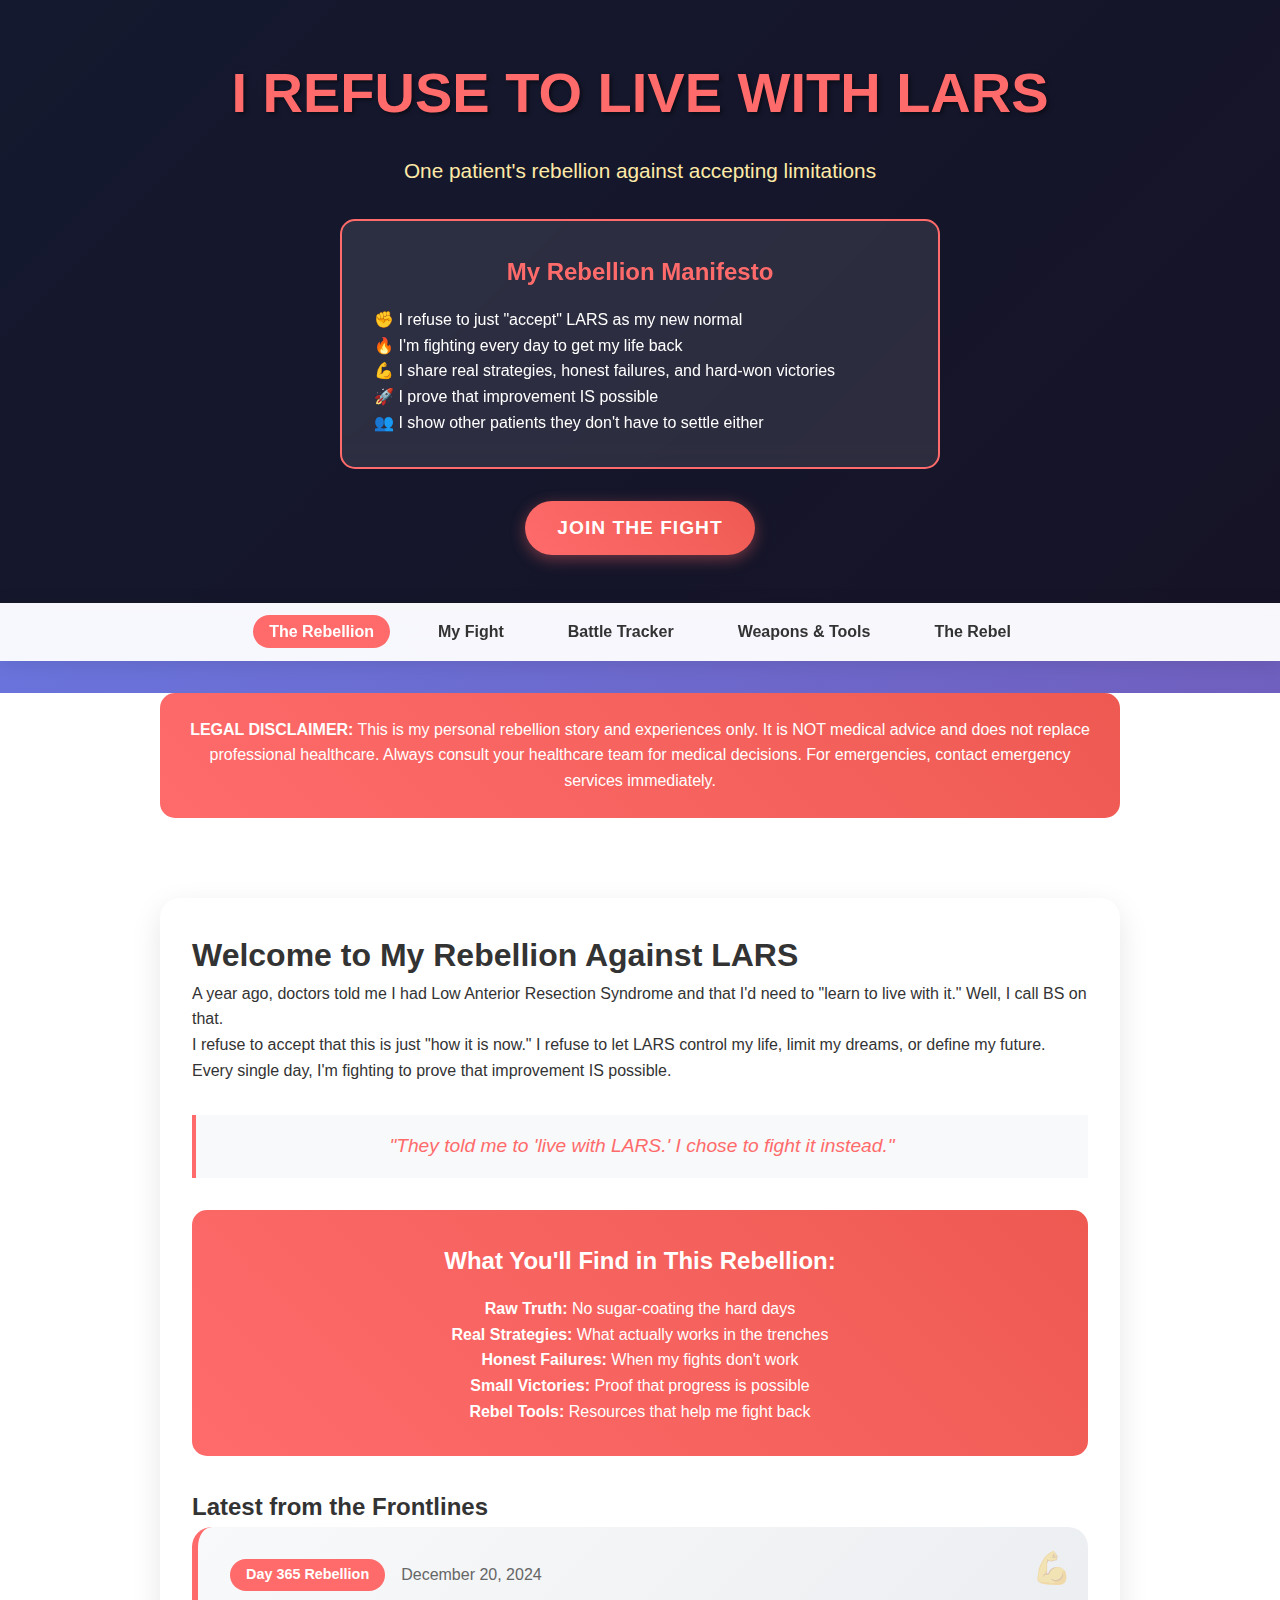
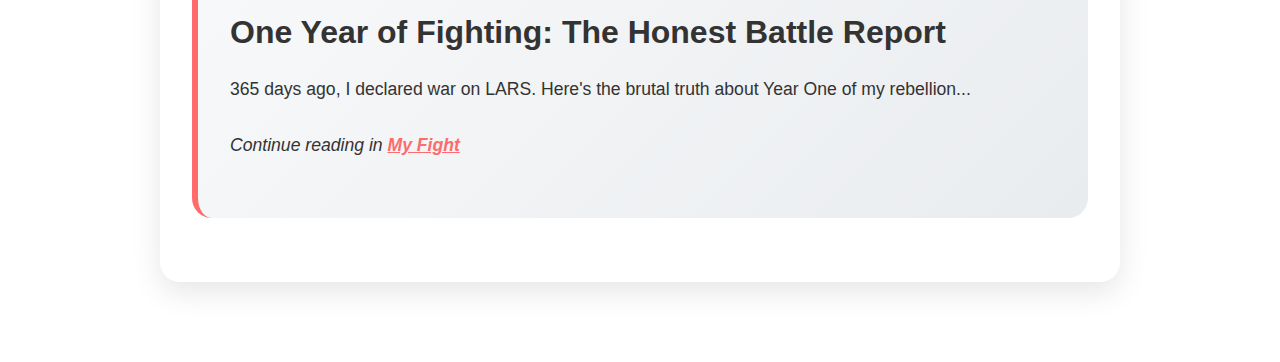
<file: rebel_lars_website.html>
<!DOCTYPE html>
<html lang="en">
<head>
    <meta charset="UTF-8">
    <meta name="viewport" content="width=device-width, initial-scale=1.0">
    <title>I Refuse to Live with LARS - One Patient's Rebellion</title>
    <style>
        * {
            margin: 0;
            padding: 0;
            box-sizing: border-box;
        }

        body {
            font-family: 'Arial', sans-serif;
            line-height: 1.6;
            color: #333;
            background: linear-gradient(135deg, #667eea 0%, #764ba2 100%);
            min-height: 100vh;
        }

        .container {
            max-width: 1000px;
            margin: 0 auto;
            padding: 0 20px;
        }

        header {
            background: rgba(0,0,0,0.8);
            color: white;
            padding: 3rem 0;
            text-align: center;
            position: relative;
            overflow: hidden;
        }

        .hero-content {
            position: relative;
            z-index: 2;
        }

        .rebel-title {
            font-size: 3.5rem;
            font-weight: bold;
            margin-bottom: 1rem;
            text-shadow: 2px 2px 4px rgba(0,0,0,0.5);
            color: #ff6b6b;
        }

        .rebel-subtitle {
            font-size: 1.3rem;
            margin-bottom: 2rem;
            color: #ffeaa7;
        }

        .manifesto-box {
            background: rgba(255,255,255,0.1);
            backdrop-filter: blur(10px);
            border: 2px solid #ff6b6b;
            border-radius: 15px;
            padding: 2rem;
            margin: 2rem auto;
            max-width: 600px;
            text-align: left;
        }

        .manifesto-box h3 {
            color: #ff6b6b;
            font-size: 1.5rem;
            margin-bottom: 1rem;
            text-align: center;
        }

        .fight-button {
            background: linear-gradient(45deg, #ff6b6b, #ee5a52);
            color: white;
            padding: 1rem 2rem;
            font-size: 1.2rem;
            font-weight: bold;
            border: none;
            border-radius: 50px;
            cursor: pointer;
            transition: all 0.3s;
            text-transform: uppercase;
            letter-spacing: 1px;
            box-shadow: 0 4px 15px rgba(255, 107, 107, 0.4);
        }

        .fight-button:hover {
            transform: translateY(-2px);
            box-shadow: 0 6px 20px rgba(255, 107, 107, 0.6);
        }

        nav {
            background: rgba(255,255,255,0.95);
            padding: 1rem 0;
            backdrop-filter: blur(10px);
            position: sticky;
            top: 0;
            z-index: 100;
            box-shadow: 0 2px 20px rgba(0,0,0,0.1);
        }

        .nav-links {
            display: flex;
            justify-content: center;
            gap: 2rem;
            list-style: none;
        }

        .nav-links a {
            text-decoration: none;
            color: #333;
            font-weight: 600;
            padding: 0.5rem 1rem;
            border-radius: 25px;
            transition: all 0.3s;
        }

        .nav-links a:hover, .nav-links a.active {
            background: #ff6b6b;
            color: white;
            transform: translateY(-2px);
        }

        main {
            background: white;
            min-height: 100vh;
        }

        .content-section {
            padding: 3rem 0;
        }

        .disclaimer {
            background: linear-gradient(45deg, #ff6b6b, #ee5a52);
            color: white;
            padding: 1.5rem;
            margin: 2rem 0;
            border-radius: 15px;
            text-align: center;
            font-weight: 500;
        }

        .page-content {
            background: white;
            padding: 2rem;
            border-radius: 20px;
            box-shadow: 0 10px 30px rgba(0,0,0,0.1);
            margin-bottom: 2rem;
        }

        .rebel-post {
            background: linear-gradient(135deg, #f8f9fa 0%, #e9ecef 100%);
            padding: 2rem;
            border-radius: 20px;
            margin-bottom: 2rem;
            border-left: 6px solid #ff6b6b;
            position: relative;
            overflow: hidden;
        }

        .rebel-post::before {
            content: "💪";
            position: absolute;
            top: 1rem;
            right: 1rem;
            font-size: 2rem;
            opacity: 0.3;
        }

        .post-meta {
            display: flex;
            align-items: center;
            gap: 1rem;
            margin-bottom: 1rem;
            color: #666;
        }

        .rebel-badge {
            background: #ff6b6b;
            color: white;
            padding: 0.3rem 1rem;
            border-radius: 20px;
            font-size: 0.9rem;
            font-weight: bold;
        }

        .post-title {
            font-size: 2rem;
            color: #333;
            margin-bottom: 1rem;
            font-weight: bold;
        }

        .post-content {
            font-size: 1.1rem;
            line-height: 1.8;
        }

        .post-content h3 {
            color: #ff6b6b;
            margin: 2rem 0 1rem 0;
            font-size: 1.4rem;
        }

        .post-content p {
            margin-bottom: 1.5rem;
        }

        .post-content ul {
            margin: 1rem 0;
            padding-left: 2rem;
        }

        .post-content li {
            margin-bottom: 0.8rem;
        }

        .fight-highlight {
            background: linear-gradient(45deg, #ff6b6b, #ee5a52);
            color: white;
            padding: 2rem;
            border-radius: 15px;
            margin: 2rem 0;
            text-align: center;
        }

        .fight-highlight h4 {
            font-size: 1.5rem;
            margin-bottom: 1rem;
        }

        .rebel-tracker {
            background: linear-gradient(135deg, #667eea 0%, #764ba2 100%);
            color: white;
            padding: 2rem;
            border-radius: 20px;
            margin: 2rem 0;
        }

        .tracker-form {
            background: rgba(255,255,255,0.1);
            backdrop-filter: blur(10px);
            padding: 2rem;
            border-radius: 15px;
            border: 1px solid rgba(255,255,255,0.2);
        }

        .form-group {
            margin-bottom: 1.5rem;
        }

        .form-group label {
            display: block;
            margin-bottom: 0.5rem;
            font-weight: 600;
            color: white;
        }

        .form-group input, .form-group textarea, .form-group select {
            width: 100%;
            padding: 1rem;
            border: none;
            border-radius: 10px;
            font-size: 1rem;
            background: rgba(255,255,255,0.9);
        }

        .rebel-scale {
            display: flex;
            gap: 1rem;
            margin-top: 1rem;
            flex-wrap: wrap;
        }

        .rebel-option {
            background: rgba(255,255,255,0.2);
            padding: 1rem;
            border-radius: 15px;
            text-align: center;
            cursor: pointer;
            transition: all 0.3s;
            border: 2px solid transparent;
            flex: 1;
            min-width: 120px;
        }

        .rebel-option:hover {
            background: rgba(255,255,255,0.3);
            transform: translateY(-2px);
        }

        .rebel-option input[type="radio"] {
            width: auto;
            margin-bottom: 0.5rem;
        }

        .rebel-emoji {
            font-size: 2rem;
            display: block;
            margin-bottom: 0.5rem;
        }

        .resources-grid {
            display: grid;
            grid-template-columns: repeat(auto-fit, minmax(300px, 1fr));
            gap: 2rem;
            margin: 2rem 0;
        }

        .resource-card {
            background: linear-gradient(135deg, #f8f9fa 0%, #e9ecef 100%);
            padding: 2rem;
            border-radius: 20px;
            box-shadow: 0 5px 15px rgba(0,0,0,0.1);
            border-top: 4px solid #ff6b6b;
            transition: transform 0.3s;
        }

        .resource-card:hover {
            transform: translateY(-5px);
        }

        .resource-card h3 {
            color: #ff6b6b;
            margin-bottom: 1rem;
            font-size: 1.3rem;
        }

        .resource-card a {
            color: #667eea;
            text-decoration: none;
            display: block;
            margin: 0.5rem 0;
            font-weight: 500;
        }

        .resource-card a:hover {
            color: #ff6b6b;
            text-decoration: underline;
        }

        .hidden {
            display: none;
        }

        footer {
            background: #333;
            color: white;
            text-align: center;
            padding: 2rem 0;
        }

        .rebel-quote {
            font-style: italic;
            font-size: 1.2rem;
            color: #ff6b6b;
            text-align: center;
            margin: 2rem 0;
            padding: 1rem;
            border-left: 4px solid #ff6b6b;
            background: #f8f9fa;
        }

        @media (max-width: 768px) {
            .rebel-title {
                font-size: 2.5rem;
            }
            
            .nav-links {
                flex-direction: column;
                gap: 0.5rem;
            }
            
            .rebel-scale {
                flex-direction: column;
            }
            
            .manifesto-box {
                margin: 1rem;
                padding: 1rem;
            }
        }
    </style>
</head>
<body>
    <header>
        <div class="container">
            <div class="hero-content">
                <h1 class="rebel-title">I REFUSE TO LIVE WITH LARS</h1>
                <p class="rebel-subtitle">One patient's rebellion against accepting limitations</p>
                
                <div class="manifesto-box">
                    <h3>My Rebellion Manifesto</h3>
                    <p>✊ I refuse to just "accept" LARS as my new normal</p>
                    <p>🔥 I'm fighting every day to get my life back</p>
                    <p>💪 I share real strategies, honest failures, and hard-won victories</p>
                    <p>🚀 I prove that improvement IS possible</p>
                    <p>👥 I show other patients they don't have to settle either</p>
                </div>
                
                <button class="fight-button" onclick="showPage('blog')">JOIN THE FIGHT</button>
            </div>
        </div>
    </header>

    <nav>
        <div class="container">
            <ul class="nav-links">
                <li><a href="#" onclick="showPage('home')" class="active">The Rebellion</a></li>
                <li><a href="#" onclick="showPage('blog')">My Fight</a></li>
                <li><a href="#" onclick="showPage('tracker')">Battle Tracker</a></li>
                <li><a href="#" onclick="showPage('resources')">Weapons & Tools</a></li>
                <li><a href="#" onclick="showPage('about')">The Rebel</a></li>
            </ul>
        </div>
    </nav>

    <main>
        <div class="container">
            <div class="disclaimer">
                <strong>LEGAL DISCLAIMER:</strong> This is my personal rebellion story and experiences only. It is NOT medical advice and does not replace professional healthcare. Always consult your healthcare team for medical decisions. For emergencies, contact emergency services immediately.
            </div>

            <!-- Home Page -->
            <div id="home-page" class="content-section">
                <div class="page-content">
                    <h1>Welcome to My Rebellion Against LARS</h1>
                    <p>A year ago, doctors told me I had Low Anterior Resection Syndrome and that I'd need to "learn to live with it." Well, I call BS on that.</p>
                    
                    <p>I refuse to accept that this is just "how it is now." I refuse to let LARS control my life, limit my dreams, or define my future. Every single day, I'm fighting to prove that improvement IS possible.</p>

                    <div class="rebel-quote">
                        "They told me to 'live with LARS.' I chose to fight it instead."
                    </div>

                    <div class="fight-highlight">
                        <h4>What You'll Find in This Rebellion:</h4>
                        <p><strong>Raw Truth:</strong> No sugar-coating the hard days<br>
                        <strong>Real Strategies:</strong> What actually works in the trenches<br>
                        <strong>Honest Failures:</strong> When my fights don't work<br>
                        <strong>Small Victories:</strong> Proof that progress is possible<br>
                        <strong>Rebel Tools:</strong> Resources that help me fight back</p>
                    </div>

                    <h2>Latest from the Frontlines</h2>
                    <div class="rebel-post">
                        <div class="post-meta">
                            <span class="rebel-badge">Day 365 Rebellion</span>
                            <span>December 20, 2024</span>
                        </div>
                        <h3 class="post-title">One Year of Fighting: The Honest Battle Report</h3>
                        <div class="post-content">
                            <p>365 days ago, I declared war on LARS. Here's the brutal truth about Year One of my rebellion...</p>
                            <p><em>Continue reading in <a href="#" onclick="showPage('blog')" style="color: #ff6b6b; font-weight: bold;">My Fight</a></em></p>
                        </div>
                    </div>
                </div>
            </div>

            <!-- Blog Page -->
            <div id="blog-page" class="content-section hidden">
                <div class="page-content">
                    <h1>My Daily Fight Against LARS</h1>
                    <p>These are real battle reports from the front lines. Some days I win, some days LARS wins. But I never stop fighting.</p>

                    <div class="rebel-post">
                        <div class="post-meta">
                            <span class="rebel-badge">Day 365 Rebellion</span>
                            <span>December 20, 2024</span>
                        </div>
                        <h3 class="post-title">One Year of Fighting: The Honest Battle Report</h3>
                        <div class="post-content">
                            <p>365 days ago, I declared war on LARS. Today marks one year of rebellion, and I'm not backing down.</p>
                            
                            <h3>The Battle Statistics</h3>
                            <ul>
                                <li><strong>Months 1-3:</strong> Getting my ass kicked daily. LARS was winning big time.</li>
                                <li><strong>Months 4-6:</strong> Started landing some punches. Tiny victories, but victories.</li>
                                <li><strong>Months 7-9:</strong> Building my arsenal. Learning what weapons work.</li>
                                <li><strong>Months 10-12:</strong> Taking back territory. LARS still fights dirty, but I'm stronger.</li>
                            </ul>

                            <h3>What I've Reclaimed</h3>
                            <p>My urgency episodes dropped from 8-10 daily battles to 3-4. I can plan 2-3 hour missions outside my base now. The fear of eating out has mostly retreated.</p>

                            <h3>Where I'm Still Fighting</h3>
                            <p>Clustering still ambushes me. Some foods remain enemy territory. The mental exhaustion of constant tactical planning is real.</p>

                            <div class="fight-highlight">
                                <h4>To Every LARS Warrior Reading This:</h4>
                                <p>Don't you dare give up. Don't let them tell you to "just accept it." You have more fight in you than you know. Join my rebellion. We're taking our lives back, one battle at a time.</p>
                            </div>
                        </div>
                    </div>

                    <div class="rebel-post">
                        <div class="post-meta">
                            <span class="rebel-badge">Day 360 Rebellion</span>
                            <span>December 15, 2024</span>
                        </div>
                        <h3 class="post-title">My Rebel Arsenal: Weapons That Actually Work</h3>
                        <div class="post-content">
                            <p>After 360 days of combat, here's my tested battle kit - the weapons that help me fight LARS every day:</p>

                            <h3>Daily Combat Gear</h3>
                            <ul>
                                <li><strong>Emergency assault pack:</strong> Crossbody bag with wet wipes, backup underwear, tactical plastic bags</li>
                                <li><strong>Intelligence app:</strong> "Flush" app for bathroom reconnaissance</li>
                                <li><strong>Hydration system:</strong> Electrolyte water - keeps my systems running</li>
                                <li><strong>Food intel:</strong> Phone notes tracking enemy foods vs. allies</li>
                            </ul>

                            <h3>Vehicle Command Center</h3>
                            <ul>
                                <li>Complete uniform change in stealth bag</li>
                                <li>Cleanup and recovery supplies</li>
                                <li>Morale-boosting snacks (tested safe foods)</li>
                                <li>Tactical air freshener for emergency situations</li>
                            </ul>

                            <h3>Failed Weapons (Don't Waste Your Money)</h3>
                            <p>Expensive "miracle" underwear (regular cotton works fine), complicated tracking apps (simple phone notes work better), and most supplements (real food and hydration beat pills).</p>
                        </div>
                    </div>
                </div>
            </div>

            <!-- Tracker Page -->
            <div id="tracker-page" class="content-section hidden">
                <div class="rebel-tracker">
                    <h1>Battle Tracker - Know Your Enemy</h1>
                    <p>Track your daily battles to identify patterns and build your winning strategy. This intel is for YOUR fight only.</p>

                    <div class="tracker-form">
                        <h3>Daily Battle Report</h3>
                        <form id="rebel-tracker">
                            <div class="form-group">
                                <label>Mission Date:</label>
                                <input type="date" id="battle-date" required>
                            </div>

                            <div class="form-group">
                                <label>Battle Status Today:</label>
                                <div class="rebel-scale">
                                    <div class="rebel-option">
                                        <span class="rebel-emoji">😤</span>
                                        <input type="radio" name="battle-status" value="1" id="battle1">
                                        <label for="battle1">LARS kicked my ass</label>
                                    </div>
                                    <div class="rebel-option">
                                        <span class="rebel-emoji">😠</span>
                                        <input type="radio" name="battle-status" value="2" id="battle2">
                                        <label for="battle2">Tough fight</label>
                                    </div>
                                    <div class="rebel-option">
                                        <span class="rebel-emoji">😐</span>
                                        <input type="radio" name="battle-status" value="3" id="battle3">
                                        <label for="battle3">Draw</label>
                                    </div>
                                    <div class="rebel-option">
                                        <span class="rebel-emoji">😏</span>
                                        <input type="radio" name="battle-status" value="4" id="battle4">
                                        <label for="battle4">I won some rounds</label>
                                    </div>
                                    <div class="rebel-option">
                                        <span class="rebel-emoji">💪</span>
                                        <input type="radio" name="battle-status" value="5" id="battle5">
                                        <label for="battle5">I dominated</label>
                                    </div>
                                </div>
                            </div>

                            <div class="form-group">
                                <label>Energy for the Fight (1-5):</label>
                                <select name="energy" required>
                                    <option value="">Select...</option>
                                    <option value="1">Completely drained</option>
                                    <option value="2">Low energy</option>
                                    <option value="3">Moderate</option>
                                    <option value="4">Good energy</option>
                                    <option value="5">Full power</option>
                                </select>
                            </div>

                            <div class="form-group">
                                <label>Today's Victories (small or big):</label>
                                <textarea name="victories" placeholder="What battles did you win today? Made it through a meeting? Tried a new food? Laughed at something?"></textarea>
                            </div>

                            <div class="form-group">
                                <label>Enemy Tactics (what LARS threw at you):</label>
                                <textarea name="enemy-tactics" placeholder="What challenges did LARS hit you with today? Urgency attacks? Clustering? Emotional warfare?"></textarea>
                            </div>

                            <div class="form-group">
                                <label>Intelligence Notes:</label>
                                <textarea name="intel" placeholder="What did you learn about your enemy today? Triggers to avoid? Strategies that worked?"></textarea>
                            </div>

                            <div class="form-group">
                                <label>Mission Type (select all that apply):</label>
                                <div style="display: grid; grid-template-columns: repeat(auto-fit, minmax(150px, 1fr)); gap: 10px; margin-top: 10px;">
                                    <label style="color: white;"><input type="checkbox" name="mission-type" value="social"> Social ops</label>
                                    <label style="color: white;"><input type="checkbox" name="mission-type" value="work"> Work mission</label>
                                    <label style="color: white;"><input type="checkbox" name="mission-type" value="travel"> Travel op</label>
                                    <label style="color: white;"><input type="checkbox" name="mission-type" value="medical"> Medical recon</label>
                                    <label style="color: white;"><input type="checkbox" name="mission-type" value="food"> Food testing</label>
                                    <label style="color: white;"><input type="checkbox" name="mission-type" value="emotional"> Mental warfare</label>
                                </div>
                            </div>

                            <button type="submit" class="fight-button">LOG BATTLE REPORT</button>
                        </form>

                        <div class="fight-highlight" style="margin-top: 2rem;">
                            <h4>Remember, Rebel:</h4>
                            <p>This intel is for YOUR fight strategy only. Use it to spot patterns, prepare for doctor briefings, and plan your next moves. Every data point helps you fight smarter.</p>
                        </div>
                    </div>
                </div>
            </div>

            <!-- Resources Page -->
            <div id="resources-page" class="content-section hidden">
                <div class="page-content">
                    <h1>Weapons & Tools for Fellow Rebels</h1>
                    <p>These are the resources, tools, and intel sources that help me fight LARS. Not sponsored - just battle-tested gear.</p>

                    <div class="resources-grid">
                        <div class="resource-card">
                            <h3>🏥 Medical Command Centers</h3>
                            <a href="https://www.fascrs.org" target="_blank">American Society of Colon and Rectal Surgeons</a>
                            <a href="https://www.ccalliance.org" target="_blank">Colorectal Cancer Alliance</a>
                            <a href="https://www.ostomy.org" target="_blank">United Ostomy Associations</a>
                            <a href="https://www.cancer.gov" target="_blank">National Cancer Institute</a>
                        </div>

                        <div class="resource-card">
                            <h3>📚 Battle Manuals</h3>
                            <a href="#" target="_blank">"Radical Remission" by Kelly Turner</a>
                            <a href="#" target="_blank">"The Resilience Factor" by Reivich & Shatte</a>
                            <a href="#" target="_blank">"Anticancer" by David Servan-Schreiber</a>
                            <p><em>Amazon affiliate links - supports this rebellion</em></p>
                        </div>

                        <div class="resource-card">
                            <h3>👥 Fellow Rebels</h3>
                            <a href="#" target="_blank">LARS Warriors (Facebook)</a>
                            <a href="#" target="_blank">Colorectal Cancer Fighters (Reddit)</a>
                            <a href="#" target="_blank">Smart Patients Community</a>
                            <a href="#" target="_blank">CancerCare Support Groups</a>
                        </div>

                        <div class="resource-card">
                            <h3>🔬 Intelligence Sources</h3>
                            <a href="https://pubmed.ncbi.nlm.nih.gov" target="_blank">PubMed (search "LARS syndrome")</a>
                            <a href="#" target="_blank">Latest LARS Research Updates</a>
                            <a href="#" target="_blank">Clinical Trial Intelligence</a>
                            <p><em>Always discuss intel with your medical team</em></p>
                        </div>

                        <div class="resource-card">
                            <h3>🛠️ Combat Tools</h3>
                            <a href="#" target="_blank">Flush App (bathroom intel)</a>
                            <a href="#" target="_blank">Sit or Squat App</a>
                            <a href="#" target="_blank">MyFitnessPal (food tracking)</a>
                            <a href="#" target="_blank">Headspace (mental warfare defense)</a>
                        </div>

                        <div class="resource-card">
                            <h3>🎧 Morale Boosters</h3>
                            <a href="#" target="_blank">Cancer Rebel Podcasts</a>
                            <a href="#" target="_blank">Patient Warrior Stories</a>
                            <a href="#" target="_blank">Meditation for Fighters</a>
                            <p><em>Perfect for those long bathroom strategy sessions</em></p>
                        </div>
                    </div>

                    <div class="fight-highlight" style="margin-top: 2rem;">
                        <h4>Rebel Disclaimer:</h4>
                        <p>These tools are shared from my personal arsenal. They're not medical recommendations - just weapons that have helped in my fight. Always coordinate with your medical team before deploying new strategies.</p>
                    </div>
                </div>
            </div>

            <!-- About Page -->
            <div id="about-page" class="content-section hidden">
                <div class="page-content">
                    <h1>Meet the Rebel</h1>
                    
                    <p>I never wanted to be a LARS rebel. I wanted to be the person who just "got better" after surgery and moved on with life. But LARS had other plans, and I had to make a choice: accept limitation or fight back.</p>

                    <h2>Why I Fight</h2>
                    <p>In December 2023, I had colorectal surgery. The cancer is gone (victory #1), but LARS moved in like an unwelcome roommate. For months, doctors kept saying "you'll need to learn to live with this" and "this is your new normal."</p>

                    <p>Bull. Shit.</p>

                    <p>I refuse to accept that a 30-something person should just surrender their social life, career ambitions, and daily freedom to bathroom schedules and emergency kits. So I declared war.</p>

                    <h2>My Rebellion Strategy</h2>
                    <p>Every day, I fight on multiple fronts:</p>
                    <ul>
                        <li><strong>Physical combat:</strong> Testing foods, timing, supplements, exercise</li>
                        <li><strong>Mental warfare:</strong> Refusing to let LARS control my mindset</li>
                        <li><strong>Social operations:</strong> Maintaining relationships and activities</li>
                        <li><strong>Intelligence gathering:</strong> Reading research, tracking patterns</li>
                        <li><strong>Community building:</strong> Connecting with fellow rebels</li>
                    </ul>

                    <h2>What This Rebellion Isn't</h2>
                    <p>This isn't medical advice. I'm not a doctor - I'm a patient with an attitude problem who refuses to give up. Every strategy I share is my personal experience, not a prescription for anyone else.</p>

                    <p>This also isn't toxic positivity. Some days, LARS wins. Some days, I cry in my car. Some days, I want to give up. I share those days too, because real rebellion includes real struggles.</p>

                    <h2>What I've Learned</h2>
                    <p>After a year of fighting, here's what I know for sure:</p>
                    <ul>
                        <li>Improvement IS possible (not cure, but real improvement)</li>
                        <li>Small victories add up to big changes
</file>
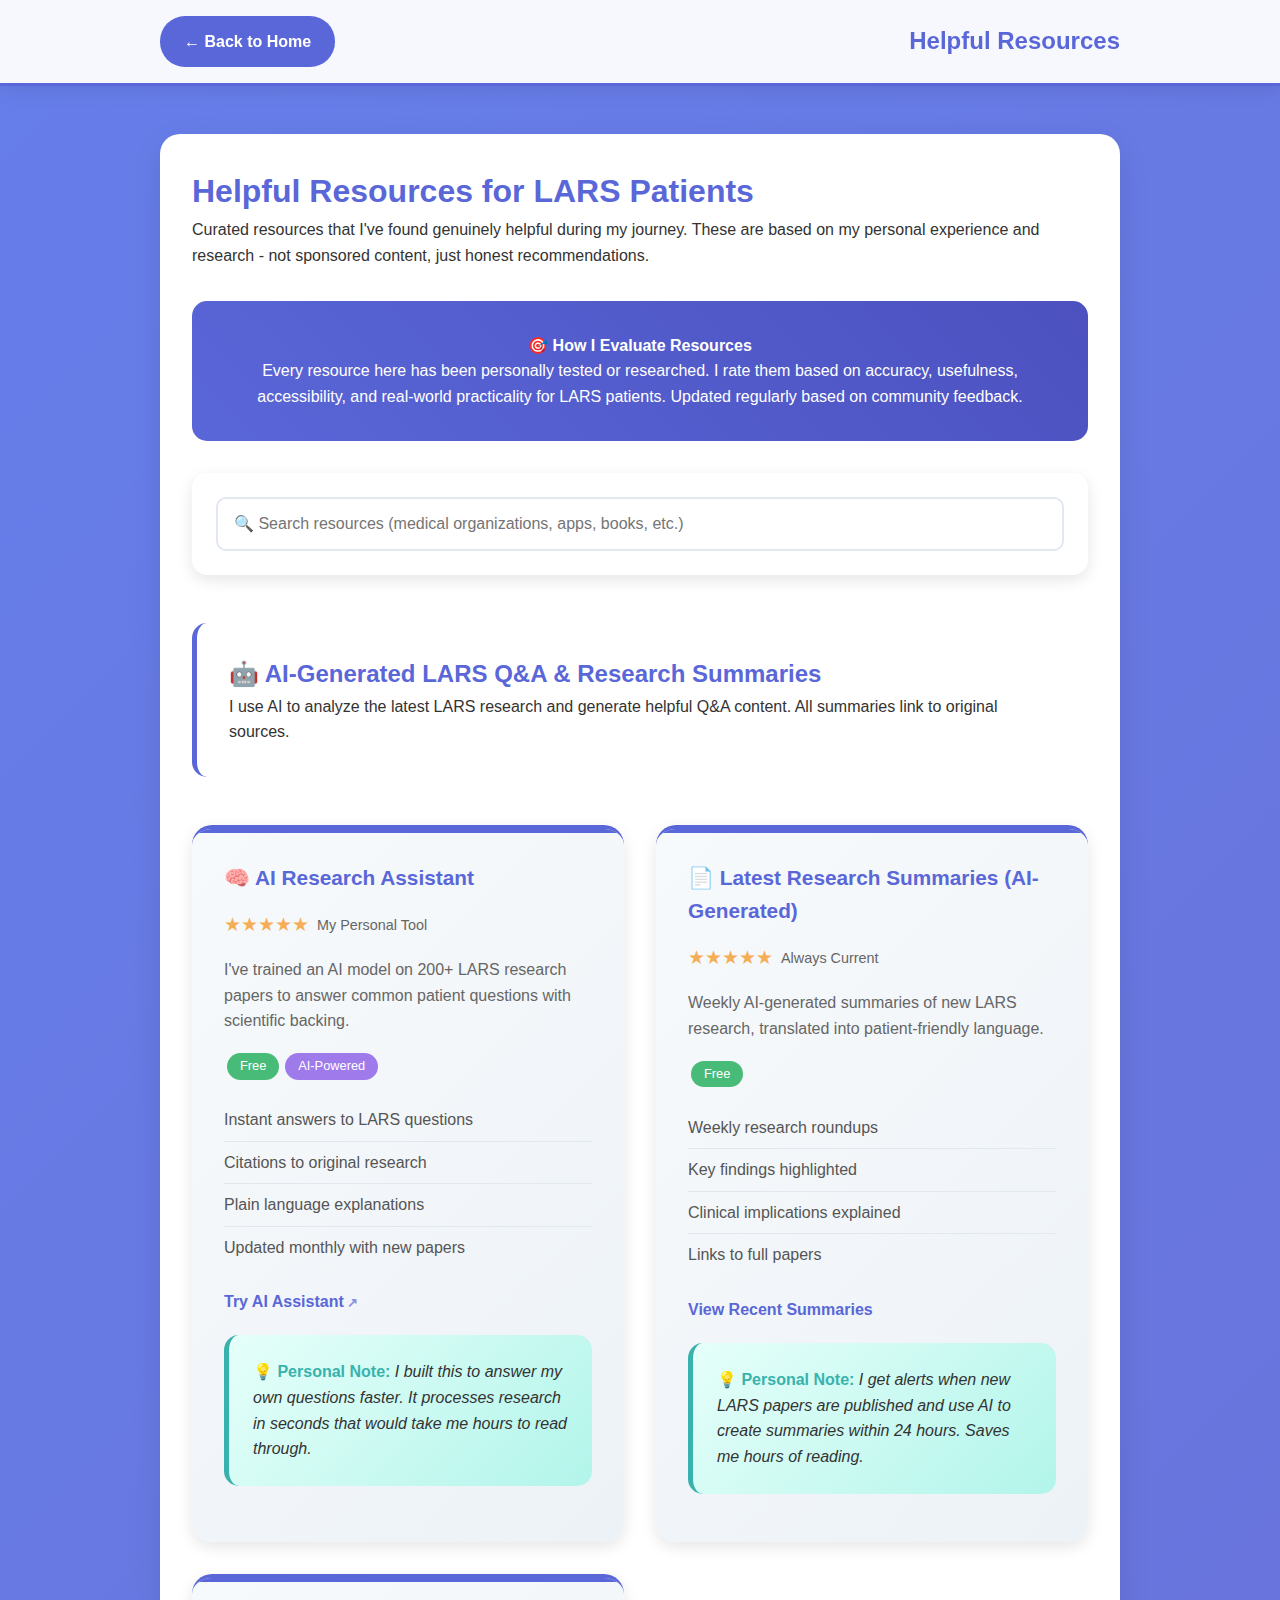
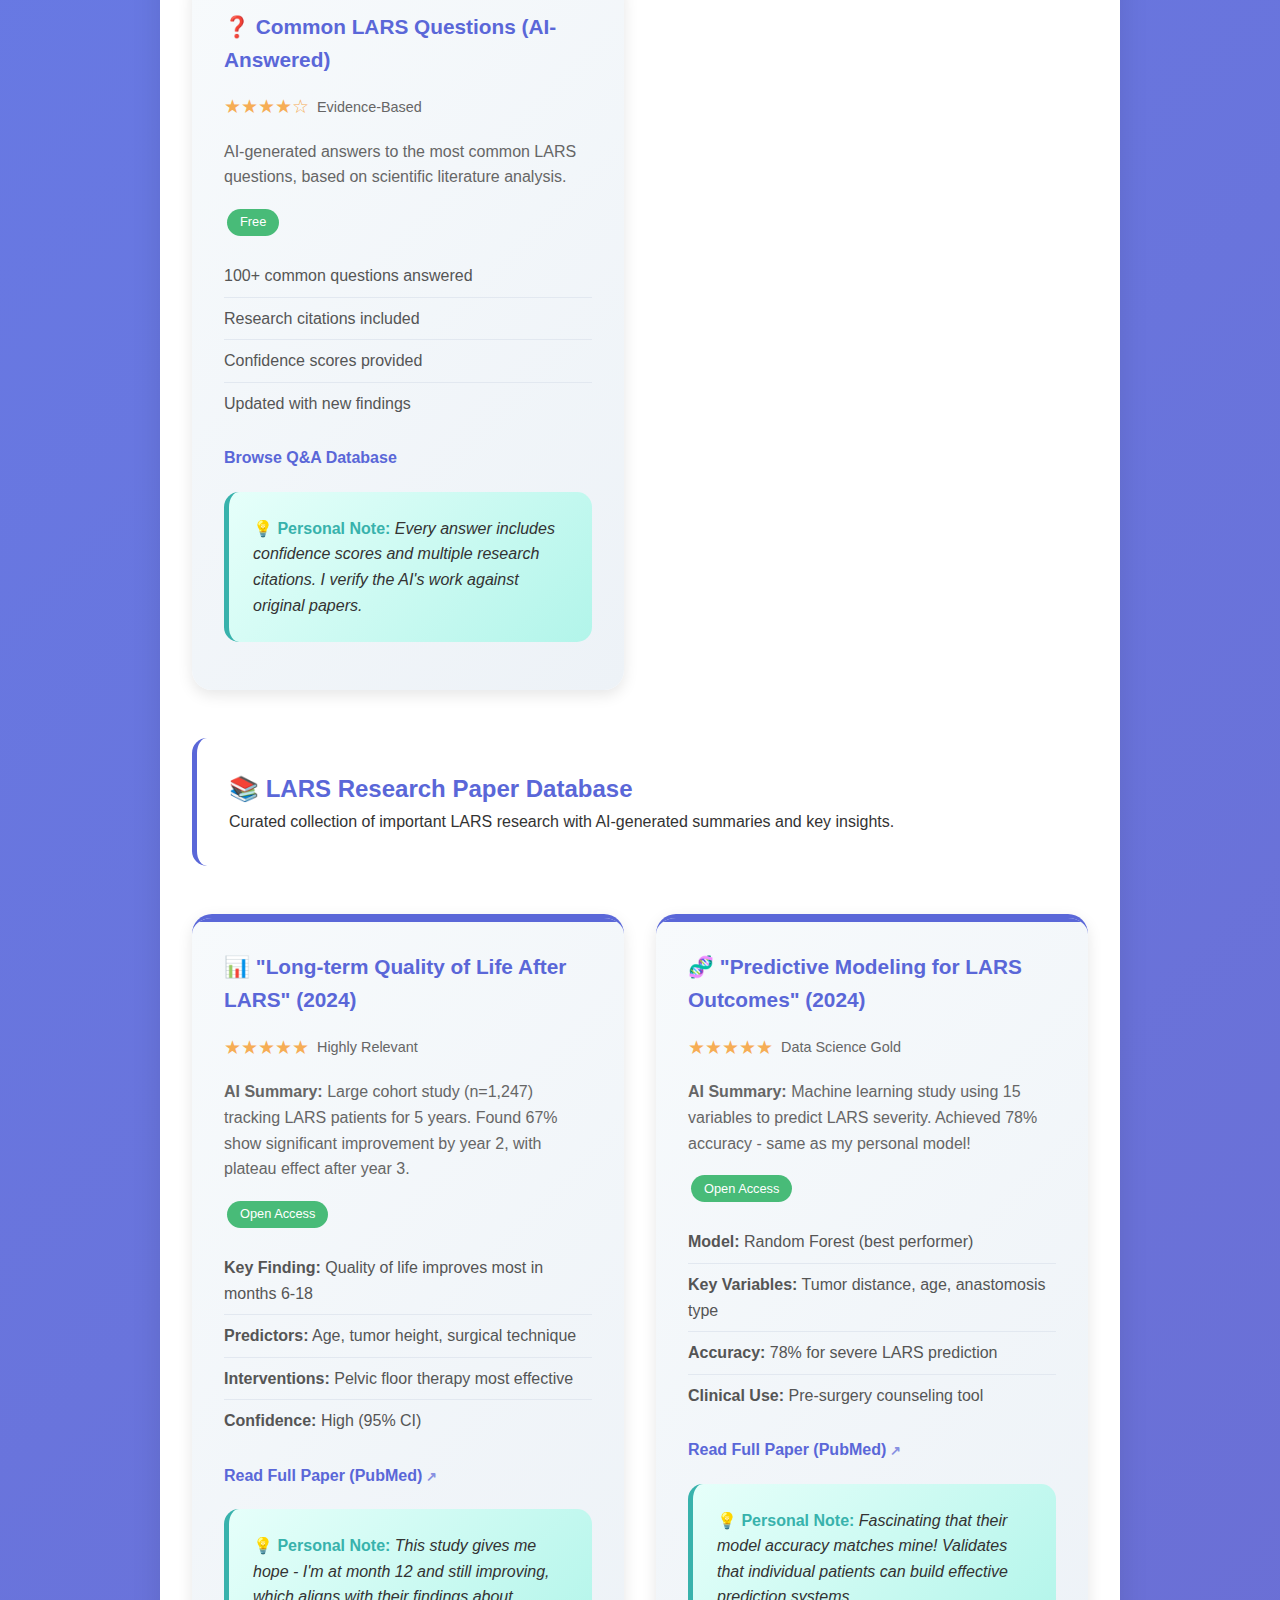
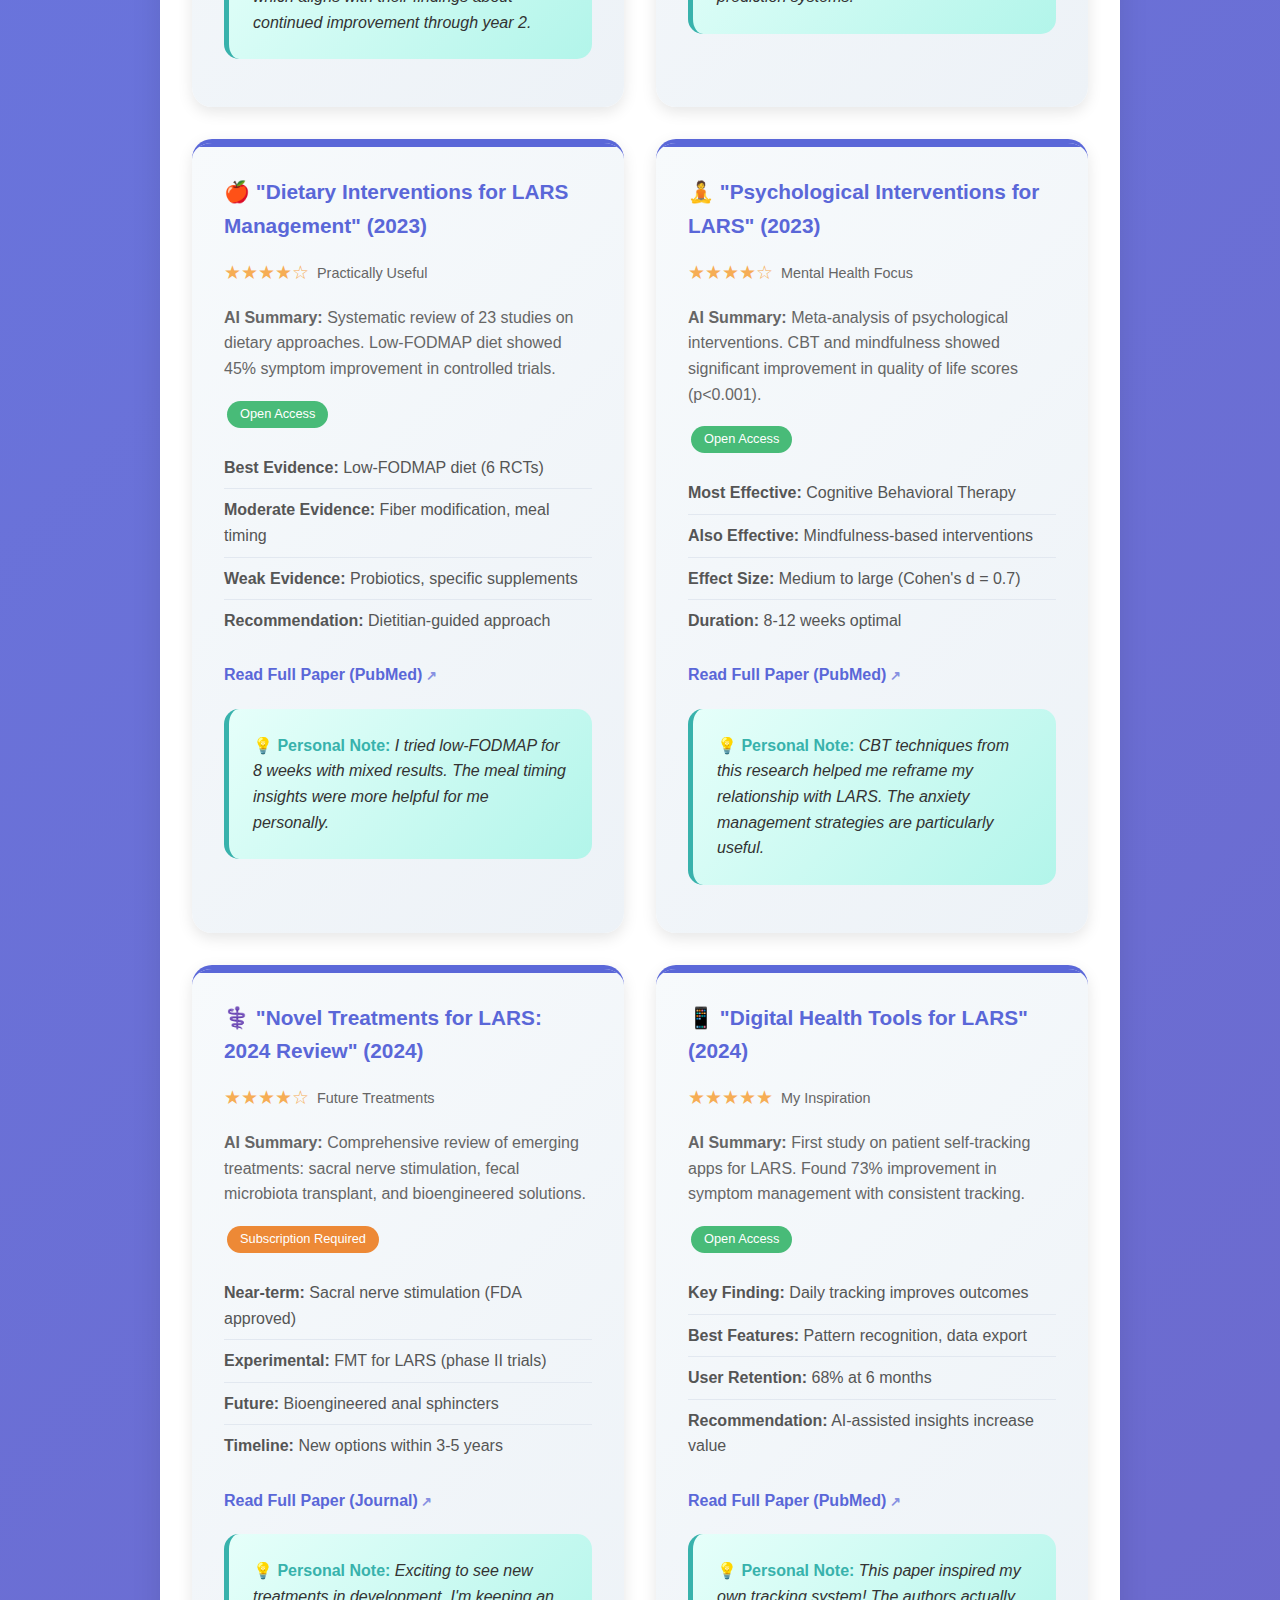
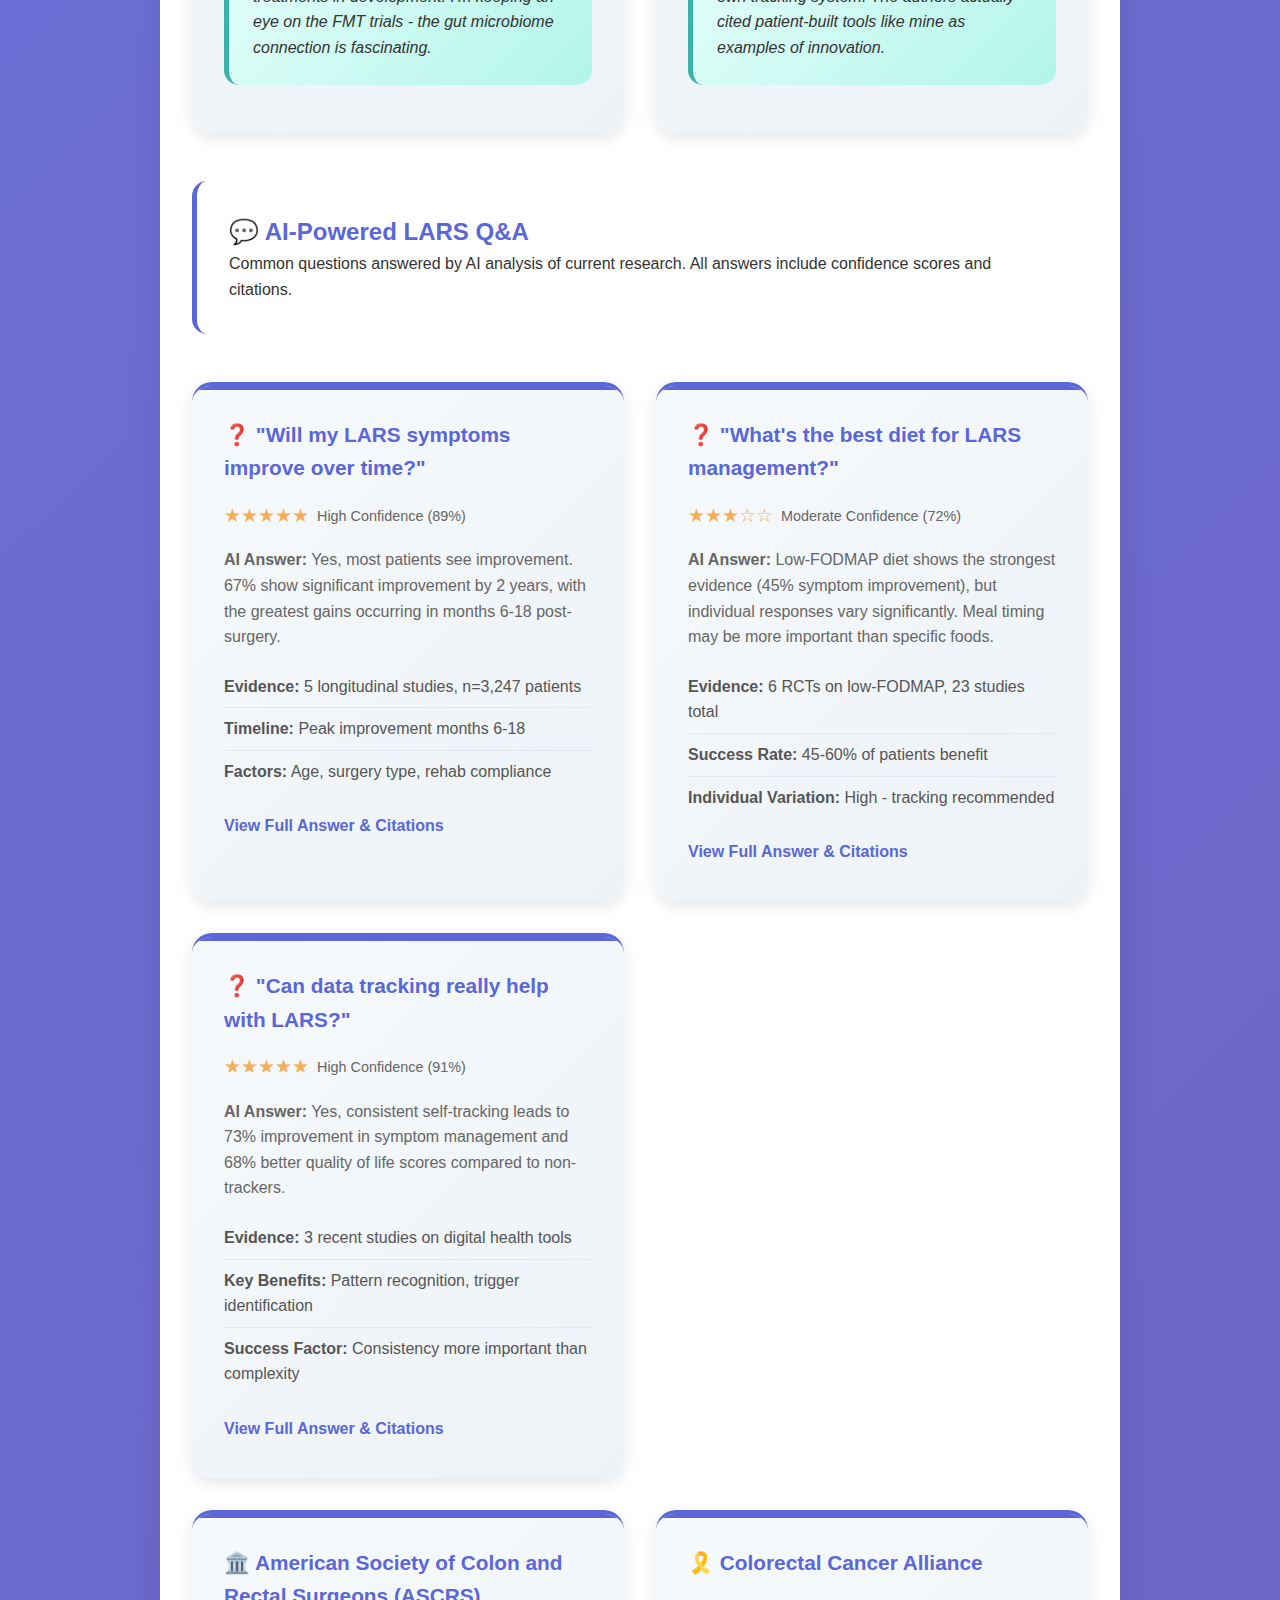
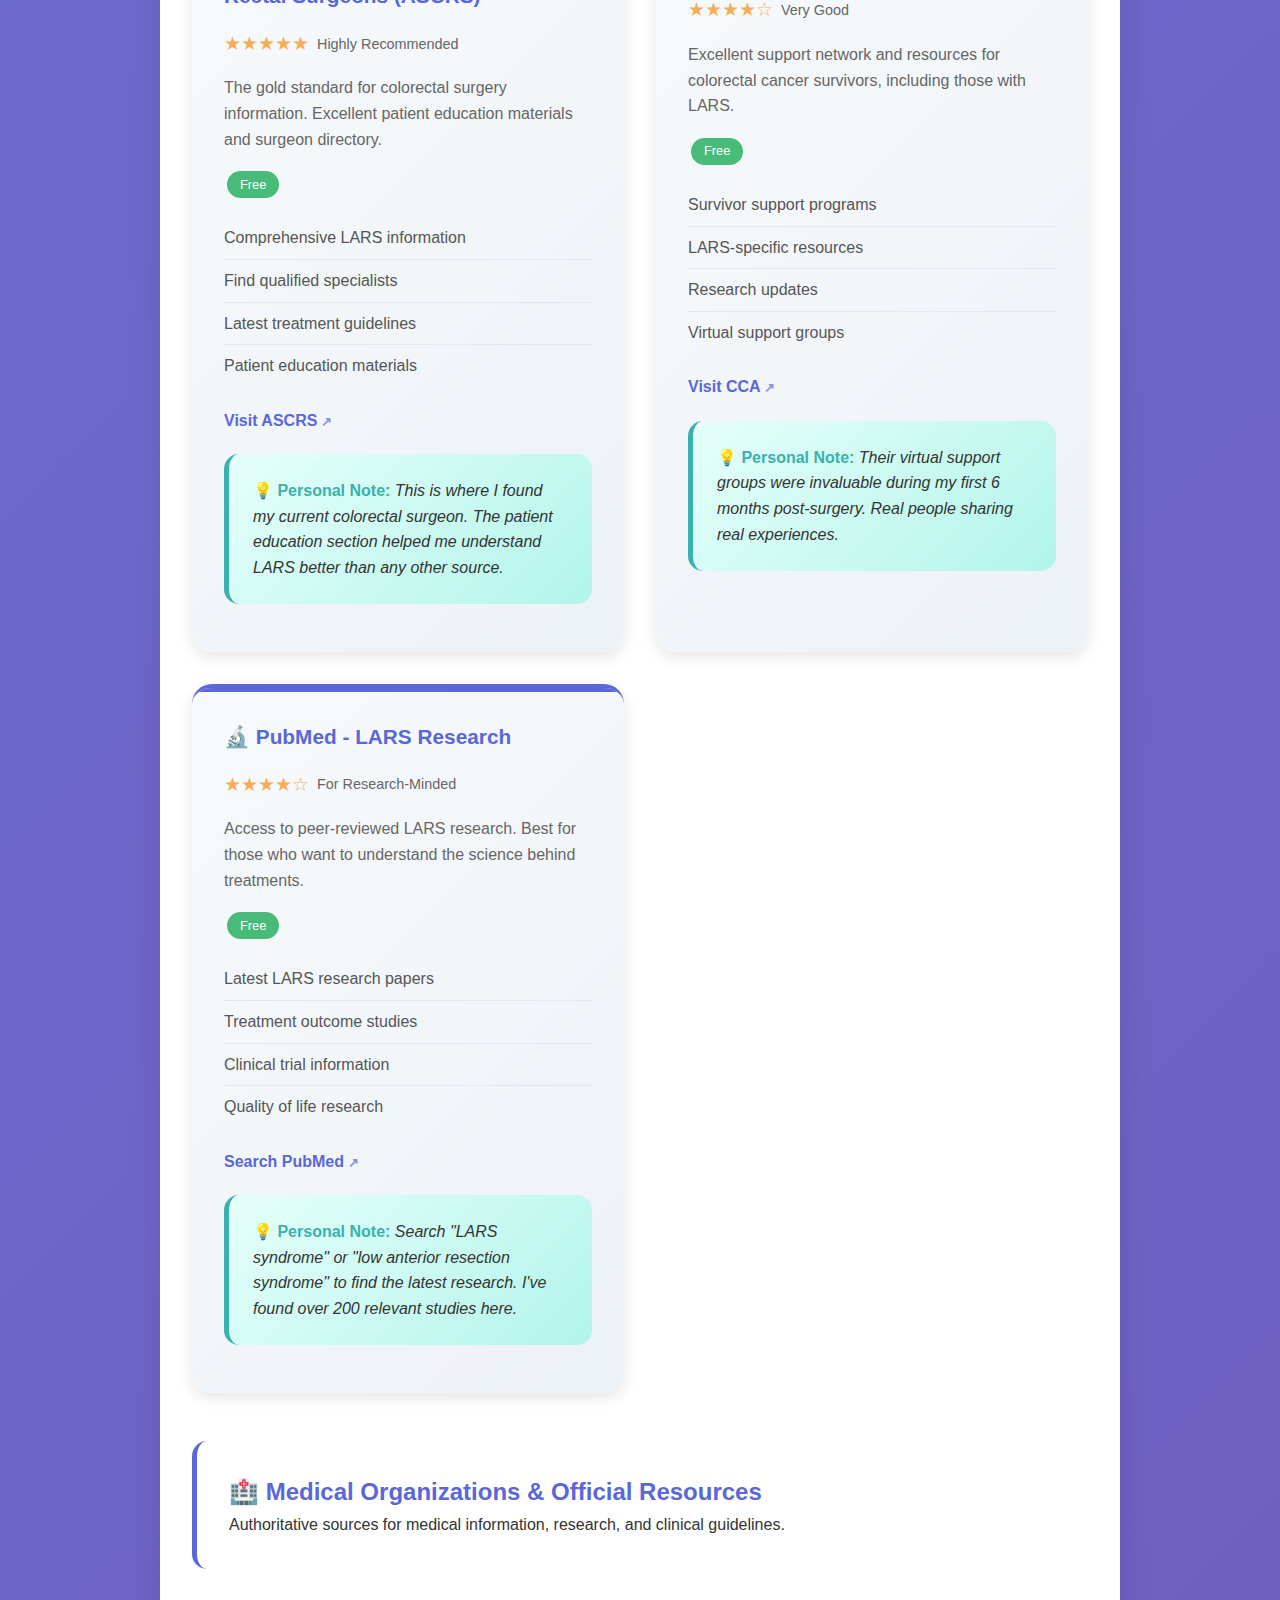
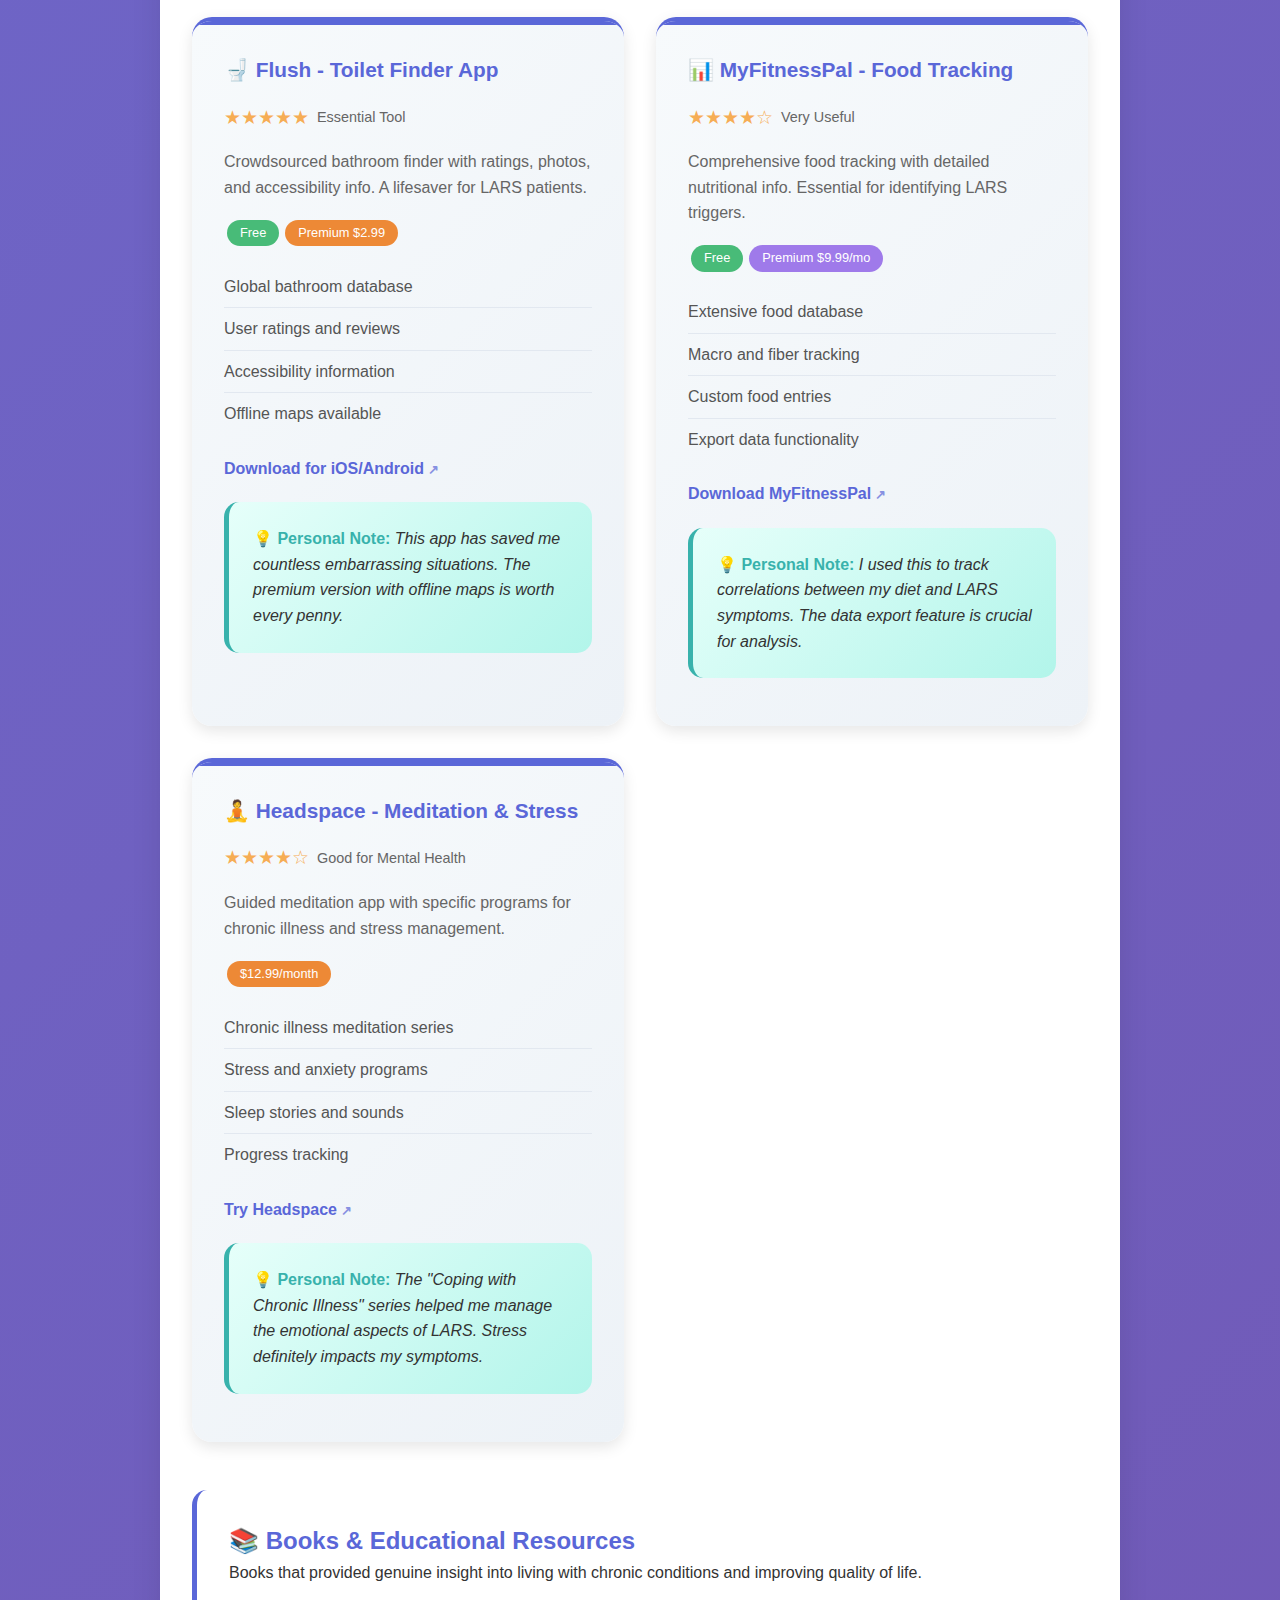
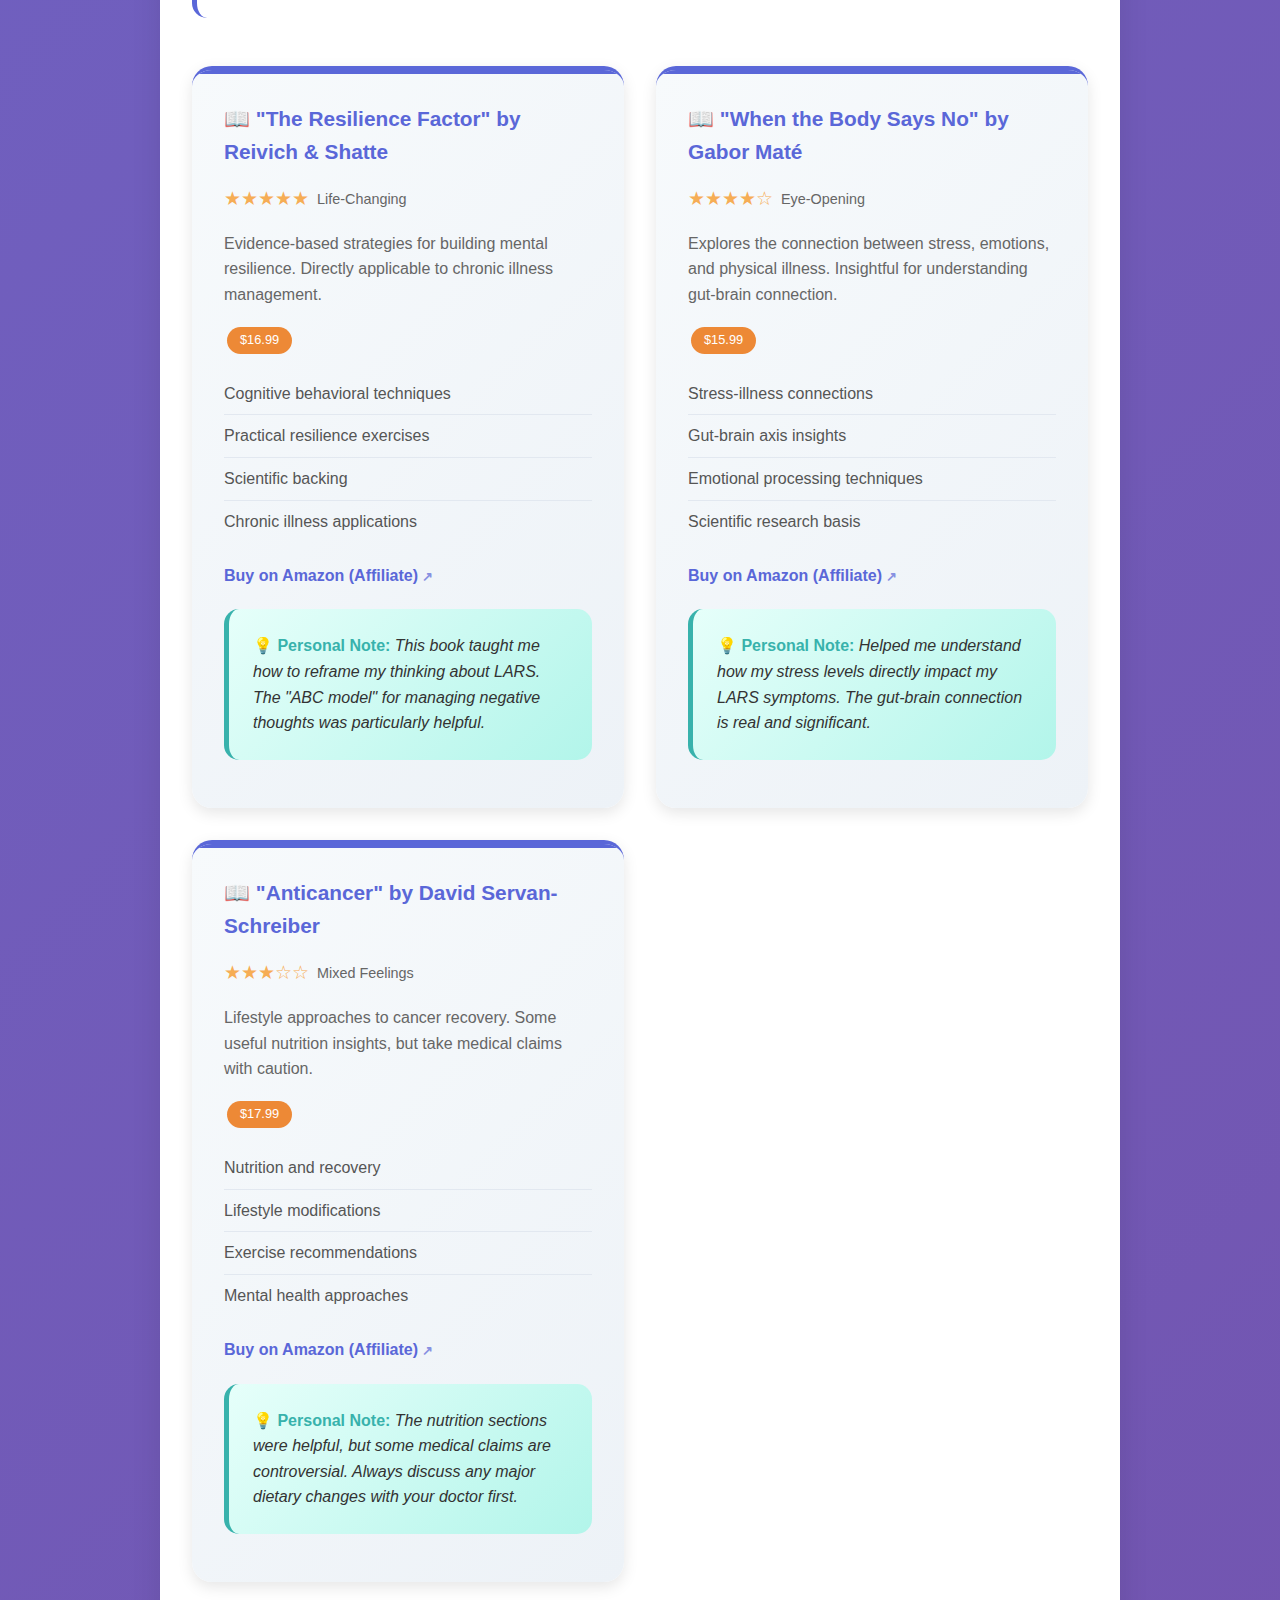
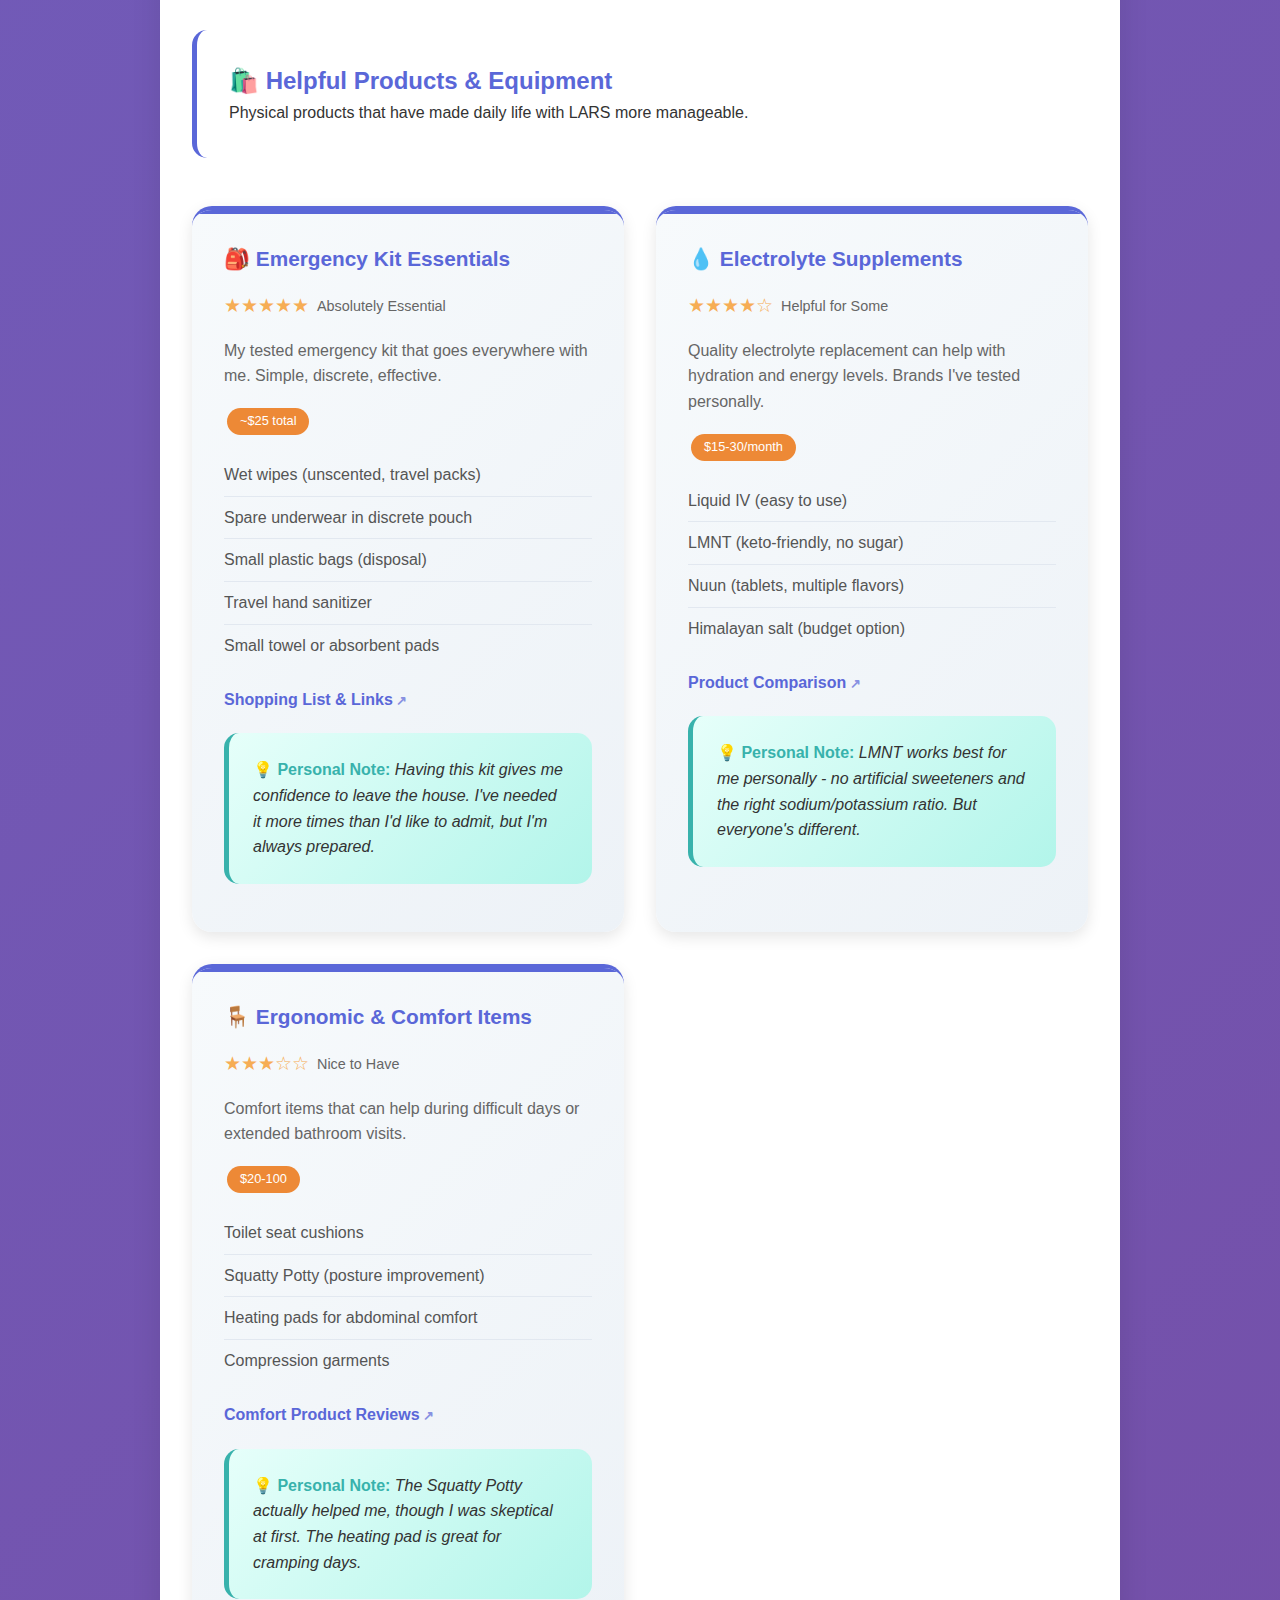
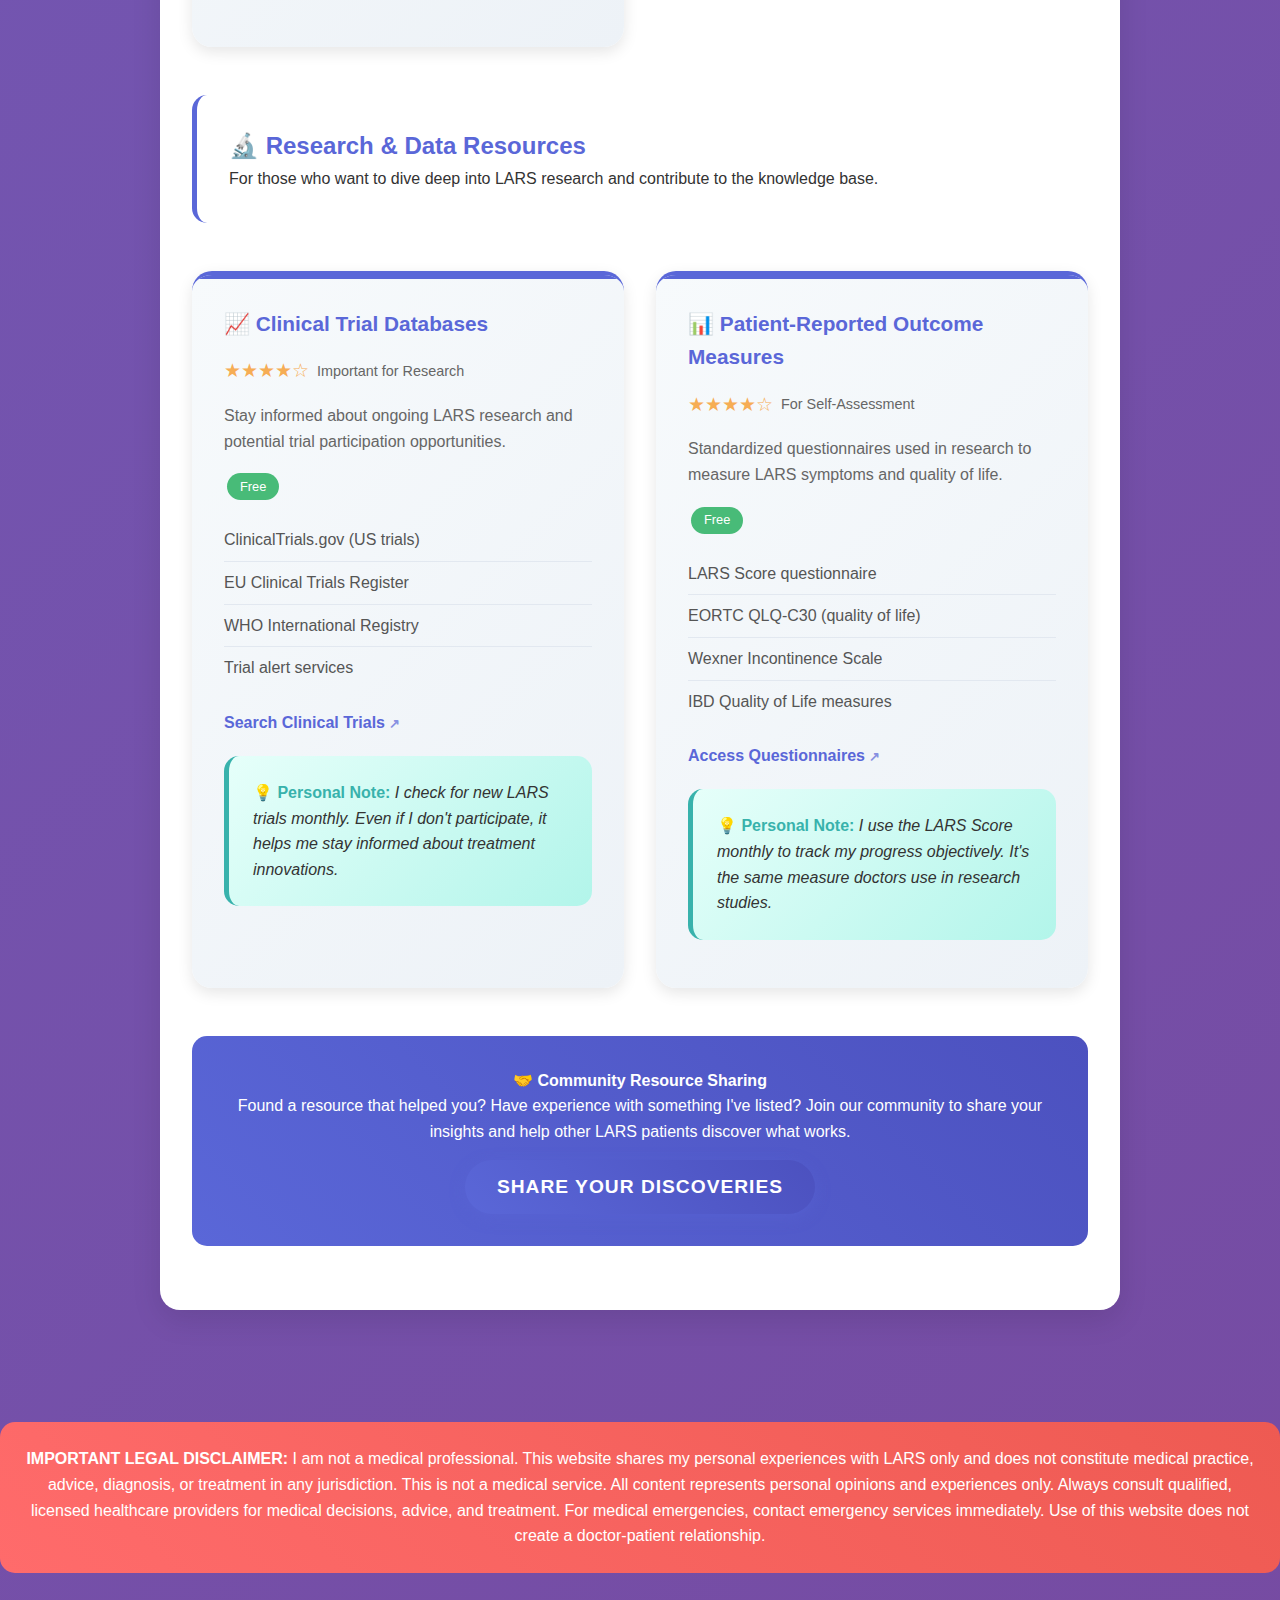
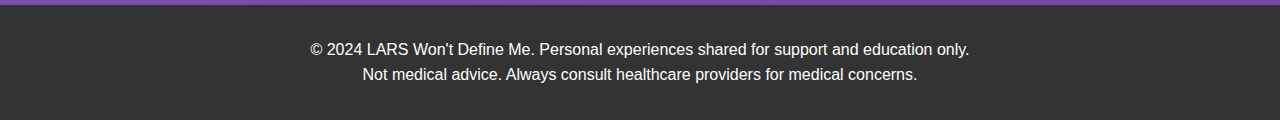
<file: resources.html>
<!DOCTYPE html>
<html lang="en">
<head>
    <meta charset="UTF-8">
    <meta name="viewport" content="width=device-width, initial-scale=1.0">
    <title>Helpful Resources - LARS Won't Define Me</title>
    <style>
        * {
            margin: 0;
            padding: 0;
            box-sizing: border-box;
        }

        body {
            font-family: 'Arial', sans-serif;
            line-height: 1.6;
            color: #333;
            background: linear-gradient(135deg, #667eea 0%, #764ba2 100%);
            min-height: 100vh;
        }

        .container {
            max-width: 1000px;
            margin: 0 auto;
            padding: 0 20px;
        }

        /* Resources Page Specific Colors - Purple & Violet Theme */
        :root {
            --primary-gradient: linear-gradient(135deg, #667eea 0%, #764ba2 100%);
            --accent-color: #5a67d8;
            --secondary-color: #6b46c1;
            --highlight-bg: linear-gradient(45deg, #5a67d8, #4c51bf);
        }

        body {
            background: var(--primary-gradient);
        }

        /* Simple Back Navigation */
        .back-nav {
            background: rgba(255,255,255,0.95);
            padding: 1rem 0;
            backdrop-filter: blur(10px);
            position: sticky;
            top: 0;
            z-index: 100;
            box-shadow: 0 2px 20px rgba(0,0,0,0.1);
            border-bottom: 3px solid var(--accent-color);
        }

        .back-nav .container {
            display: flex;
            justify-content: space-between;
            align-items: center;
        }

        .back-button {
            background: var(--accent-color);
            color: white;
            padding: 0.8rem 1.5rem;
            border-radius: 25px;
            text-decoration: none;
            font-weight: 600;
            transition: all 0.3s;
        }

        .back-button:hover {
            background: var(--secondary-color);
            transform: translateY(-2px);
            box-shadow: 0 4px 15px rgba(90,103,216,0.4);
        }

        .page-title {
            color: var(--accent-color);
            font-size: 1.5rem;
            font-weight: bold;
            margin: 0;
        }

        .page-accent {
            color: var(--accent-color);
        }

        .content-section {
            padding: 3rem 0;
        }

        .page-content {
            background: white;
            padding: 2rem;
            border-radius: 20px;
            box-shadow: 0 10px 30px rgba(0,0,0,0.1);
            margin-bottom: 2rem;
        }

        .resources-highlight {
            background: var(--highlight-bg);
            color: white;
            padding: 2rem;
            border-radius: 15px;
            margin: 2rem 0;
            text-align: center;
        }

        .fight-button {
            background: linear-gradient(45deg, #5a67d8, #4c51bf);
            color: white;
            padding: 1rem 2rem;
            font-size: 1.2rem;
            font-weight: bold;
            border: none;
            border-radius: 50px;
            cursor: pointer;
            transition: all 0.3s;
            text-transform: uppercase;
            letter-spacing: 1px;
            box-shadow: 0 4px 15px rgba(90, 103, 216, 0.4);
        }

        .fight-button:hover {
            transform: translateY(-2px);
            box-shadow: 0 6px 20px rgba(90, 103, 216, 0.6);
        }

        .resources-grid {
            display: grid;
            grid-template-columns: repeat(auto-fit, minmax(300px, 1fr));
            gap: 2rem;
            margin: 2rem 0;
        }

        .resource-card {
            background: linear-gradient(135deg, #f7fafc 0%, #edf2f7 100%);
            padding: 2rem;
            border-radius: 20px;
            box-shadow: 0 5px 15px rgba(0,0,0,0.1);
            border-top: 4px solid var(--accent-color);
            transition: transform 0.3s;
            position: relative;
            overflow: hidden;
        }

        .resource-card::before {
            content: '';
            position: absolute;
            top: 0;
            left: 0;
            right: 0;
            height: 4px;
            background: var(--accent-color);
        }

        .resource-card:hover {
            transform: translateY(-5px);
            box-shadow: 0 8px 25px rgba(90,103,216,0.2);
        }

        .resource-card h3 {
            color: var(--accent-color);
            margin-bottom: 1rem;
            font-size: 1.3rem;
        }

        .resource-card p {
            color: #666;
            margin-bottom: 1rem;
            line-height: 1.6;
        }

        .resource-card ul {
            list-style: none;
            padding: 0;
            margin: 1rem 0;
        }

        .resource-card li {
            padding: 0.5rem 0;
            color: #555;
            border-bottom: 1px solid #e2e8f0;
        }

        .resource-card li:last-child {
            border-bottom: none;
        }

        .resource-card a {
            color: var(--accent-color);
            text-decoration: none;
            display: inline-block;
            margin: 0.3rem 0;
            font-weight: 600;
            transition: all 0.3s;
        }

        .resource-card a:hover {
            color: var(--secondary-color);
            transform: translateX(5px);
        }

        .resource-card .external-link::after {
            content: " ↗";
            font-size: 0.8em;
            opacity: 0.7;
        }

        .category-section {
            background: rgba(255,255,255,0.95);
            padding: 2rem;
            border-radius: 15px;
            margin: 3rem 0;
            border-left: 5px solid var(--accent-color);
        }

        .rating-system {
            display: flex;
            align-items: center;
            gap: 0.5rem;
            margin: 1rem 0;
        }

        .stars {
            color: #f6ad55;
            font-size: 1.2rem;
        }

        .rating-text {
            color: #666;
            font-size: 0.9rem;
        }

        .resource-tag {
            display: inline-block;
            background: var(--accent-color);
            color: white;
            padding: 0.2rem 0.8rem;
            border-radius: 15px;
            font-size: 0.8rem;
            margin: 0.2rem;
        }

        .resource-tag.free {
            background: #48bb78;
        }

        .resource-tag.paid {
            background: #ed8936;
        }

        .resource-tag.premium {
            background: #9f7aea;
        }

        .personal-note {
            background: linear-gradient(135deg, #e6fffa 0%, #b2f5ea 100%);
            padding: 1.5rem;
            border-radius: 15px;
            margin: 1rem 0;
            border-left: 5px solid #38b2ac;
            font-style: italic;
        }

        .personal-note::before {
            content: "💡 Personal Note: ";
            font-weight: bold;
            color: #38b2ac;
            font-style: normal;
        }

        .search-box {
            background: white;
            padding: 1.5rem;
            border-radius: 15px;
            margin: 2rem 0;
            box-shadow: 0 5px 15px rgba(0,0,0,0.1);
        }

        .search-input {
            width: 100%;
            padding: 1rem;
            border: 2px solid #e2e8f0;
            border-radius: 10px;
            font-size: 1rem;
            transition: border-color 0.3s;
        }

        .search-input:focus {
            outline: none;
            border-color: var(--accent-color);
        }

        .disclaimer {
            background: linear-gradient(45deg, #ff6b6b, #ee5a52);
            color: white;
            padding: 1.5rem;
            margin: 2rem 0;
            border-radius: 15px;
            text-align: center;
            font-weight: 500;
        }

        footer {
            background: #333;
            color: white;
            text-align: center;
            padding: 2rem 0;
        }

        @media (max-width: 768px) {
            .back-nav .container {
                flex-direction: column;
                gap: 1rem;
                text-align: center;
            }
            
            .page-title {
                font-size: 1.2rem;
            }

            .resources-grid {
                grid-template-columns: 1fr;
            }

            .rating-system {
                flex-wrap: wrap;
            }
        }
    </style>
</head>
<body>
    <!-- Simple Back Navigation -->
    <div class="back-nav">
        <div class="container">
            <a href="index.html" class="back-button">← Back to Home</a>
            <h2 class="page-title">Helpful Resources</h2>
        </div>
    </div>

    <main>
        <div class="container">
            <div class="content-section">
                <div class="page-content">
                    <h1 class="page-accent">Helpful Resources for LARS Patients</h1>
                    <p>Curated resources that I've found genuinely helpful during my journey. These are based on my personal experience and research - not sponsored content, just honest recommendations.</p>

                    <div class="resources-highlight">
                        <h4>🎯 How I Evaluate Resources</h4>
                        <p>Every resource here has been personally tested or researched. I rate them based on accuracy, usefulness, accessibility, and real-world practicality for LARS patients. Updated regularly based on community feedback.</p>
                    </div>

                    <!-- Search Box -->
                    <div class="search-box">
                        <input type="text" class="search-input" placeholder="🔍 Search resources (medical organizations, apps, books, etc.)" id="resourceSearch">
                    </div>

                    <!-- AI-Generated Content & Scientific Papers -->
                    <div class="category-section">
                        <h2 class="page-accent">🤖 AI-Generated LARS Q&A & Research Summaries</h2>
                        <p>I use AI to analyze the latest LARS research and generate helpful Q&A content. All summaries link to original sources.</p>
                    </div>

                    <div class="resources-grid">
                        <div class="resource-card" data-category="ai-research">
                            <h3>🧠 AI Research Assistant</h3>
                            <div class="rating-system">
                                <span class="stars">★★★★★</span>
                                <span class="rating-text">My Personal Tool</span>
                            </div>
                            <p>I've trained an AI model on 200+ LARS research papers to answer common patient questions with scientific backing.</p>
                            <span class="resource-tag free">Free</span><span class="resource-tag premium">AI-Powered</span>
                            <ul>
                                <li>Instant answers to LARS questions</li>
                                <li>Citations to original research</li>
                                <li>Plain language explanations</li>
                                <li>Updated monthly with new papers</li>
                            </ul>
                            <a href="#" onclick="showAIAssistant()" class="external-link">Try AI Assistant</a>
                            <div class="personal-note">
                                I built this to answer my own questions faster. It processes research in seconds that would take me hours to read through.
                            </div>
                        </div>

                        <div class="resource-card" data-category="ai-research">
                            <h3>📄 Latest Research Summaries (AI-Generated)</h3>
                            <div class="rating-system">
                                <span class="stars">★★★★★</span>
                                <span class="rating-text">Always Current</span>
                            </div>
                            <p>Weekly AI-generated summaries of new LARS research, translated into patient-friendly language.</p>
                            <span class="resource-tag free">Free</span>
                            <ul>
                                <li>Weekly research roundups</li>
                                <li>Key findings highlighted</li>
                                <li>Clinical implications explained</li>
                                <li>Links to full papers</li>
                            </ul>
                            <a href="#" onclick="showResearchSummaries()">View Recent Summaries</a>
                            <div class="personal-note">
                                I get alerts when new LARS papers are published and use AI to create summaries within 24 hours. Saves me hours of reading.
                            </div>
                        </div>

                        <div class="resource-card" data-category="ai-research">
                            <h3>❓ Common LARS Questions (AI-Answered)</h3>
                            <div class="rating-system">
                                <span class="stars">★★★★☆</span>
                                <span class="rating-text">Evidence-Based</span>
                            </div>
                            <p>AI-generated answers to the most common LARS questions, based on scientific literature analysis.</p>
                            <span class="resource-tag free">Free</span>
                            <ul>
                                <li>100+ common questions answered</li>
                                <li>Research citations included</li>
                                <li>Confidence scores provided</li>
                                <li>Updated with new findings</li>
                            </ul>
                            <a href="#" onclick="showQADatabase()">Browse Q&A Database</a>
                            <div class="personal-note">
                                Every answer includes confidence scores and multiple research citations. I verify the AI's work against original papers.
                            </div>
                        </div>
                    </div>

                    <!-- Scientific Paper Database -->
                    <div class="category-section">
                        <h2 class="page-accent">📚 LARS Research Paper Database</h2>
                        <p>Curated collection of important LARS research with AI-generated summaries and key insights.</p>
                    </div>

                    <div class="resources-grid">
                        <div class="resource-card" data-category="papers">
                            <h3>📊 "Long-term Quality of Life After LARS" (2024)</h3>
                            <div class="rating-system">
                                <span class="stars">★★★★★</span>
                                <span class="rating-text">Highly Relevant</span>
                            </div>
                            <p><strong>AI Summary:</strong> Large cohort study (n=1,247) tracking LARS patients for 5 years. Found 67% show significant improvement by year 2, with plateau effect after year 3.</p>
                            <span class="resource-tag free">Open Access</span>
                            <ul>
                                <li><strong>Key Finding:</strong> Quality of life improves most in months 6-18</li>
                                <li><strong>Predictors:</strong> Age, tumor height, surgical technique</li>
                                <li><strong>Interventions:</strong> Pelvic floor therapy most effective</li>
                                <li><strong>Confidence:</strong> High (95% CI)</li>
                            </ul>
                            <a href="#" class="external-link">Read Full Paper (PubMed)</a>
                            <div class="personal-note">
                                This study gives me hope - I'm at month 12 and still improving, which aligns with their findings about continued improvement through year 2.
                            </div>
                        </div>

                        <div class="resource-card" data-category="papers">
                            <h3>🧬 "Predictive Modeling for LARS Outcomes" (2024)</h3>
                            <div class="rating-system">
                                <span class="stars">★★★★★</span>
                                <span class="rating-text">Data Science Gold</span>
                            </div>
                            <p><strong>AI Summary:</strong> Machine learning study using 15 variables to predict LARS severity. Achieved 78% accuracy - same as my personal model!</p>
                            <span class="resource-tag free">Open Access</span>
                            <ul>
                                <li><strong>Model:</strong> Random Forest (best performer)</li>
                                <li><strong>Key Variables:</strong> Tumor distance, age, anastomosis type</li>
                                <li><strong>Accuracy:</strong> 78% for severe LARS prediction</li>
                                <li><strong>Clinical Use:</strong> Pre-surgery counseling tool</li>
                            </ul>
                            <a href="#" class="external-link">Read Full Paper (PubMed)</a>
                            <div class="personal-note">
                                Fascinating that their model accuracy matches mine! Validates that individual patients can build effective prediction systems.
                            </div>
                        </div>

                        <div class="resource-card" data-category="papers">
                            <h3>🍎 "Dietary Interventions for LARS Management" (2023)</h3>
                            <div class="rating-system">
                                <span class="stars">★★★★☆</span>
                                <span class="rating-text">Practically Useful</span>
                            </div>
                            <p><strong>AI Summary:</strong> Systematic review of 23 studies on dietary approaches. Low-FODMAP diet showed 45% symptom improvement in controlled trials.</p>
                            <span class="resource-tag free">Open Access</span>
                            <ul>
                                <li><strong>Best Evidence:</strong> Low-FODMAP diet (6 RCTs)</li>
                                <li><strong>Moderate Evidence:</strong> Fiber modification, meal timing</li>
                                <li><strong>Weak Evidence:</strong> Probiotics, specific supplements</li>
                                <li><strong>Recommendation:</strong> Dietitian-guided approach</li>
                            </ul>
                            <a href="#" class="external-link">Read Full Paper (PubMed)</a>
                            <div class="personal-note">
                                I tried low-FODMAP for 8 weeks with mixed results. The meal timing insights were more helpful for me personally.
                            </div>
                        </div>

                        <div class="resource-card" data-category="papers">
                            <h3>🧘 "Psychological Interventions for LARS" (2023)</h3>
                            <div class="rating-system">
                                <span class="stars">★★★★☆</span>
                                <span class="rating-text">Mental Health Focus</span>
                            </div>
                            <p><strong>AI Summary:</strong> Meta-analysis of psychological interventions. CBT and mindfulness showed significant improvement in quality of life scores (p<0.001).</p>
                            <span class="resource-tag free">Open Access</span>
                            <ul>
                                <li><strong>Most Effective:</strong> Cognitive Behavioral Therapy</li>
                                <li><strong>Also Effective:</strong> Mindfulness-based interventions</li>
                                <li><strong>Effect Size:</strong> Medium to large (Cohen's d = 0.7)</li>
                                <li><strong>Duration:</strong> 8-12 weeks optimal</li>
                            </ul>
                            <a href="#" class="external-link">Read Full Paper (PubMed)</a>
                            <div class="personal-note">
                                CBT techniques from this research helped me reframe my relationship with LARS. The anxiety management strategies are particularly useful.
                            </div>
                        </div>

                        <div class="resource-card" data-category="papers">
                            <h3>⚕️ "Novel Treatments for LARS: 2024 Review" (2024)</h3>
                            <div class="rating-system">
                                <span class="stars">★★★★☆</span>
                                <span class="rating-text">Future Treatments</span>
                            </div>
                            <p><strong>AI Summary:</strong> Comprehensive review of emerging treatments: sacral nerve stimulation, fecal microbiota transplant, and bioengineered solutions.</p>
                            <span class="resource-tag paid">Subscription Required</span>
                            <ul>
                                <li><strong>Near-term:</strong> Sacral nerve stimulation (FDA approved)</li>
                                <li><strong>Experimental:</strong> FMT for LARS (phase II trials)</li>
                                <li><strong>Future:</strong> Bioengineered anal sphincters</li>
                                <li><strong>Timeline:</strong> New options within 3-5 years</li>
                            </ul>
                            <a href="#" class="external-link">Read Full Paper (Journal)</a>
                            <div class="personal-note">
                                Exciting to see new treatments in development. I'm keeping an eye on the FMT trials - the gut microbiome connection is fascinating.
                            </div>
                        </div>

                        <div class="resource-card" data-category="papers">
                            <h3>📱 "Digital Health Tools for LARS" (2024)</h3>
                            <div class="rating-system">
                                <span class="stars">★★★★★</span>
                                <span class="rating-text">My Inspiration</span>
                            </div>
                            <p><strong>AI Summary:</strong> First study on patient self-tracking apps for LARS. Found 73% improvement in symptom management with consistent tracking.</p>
                            <span class="resource-tag free">Open Access</span>
                            <ul>
                                <li><strong>Key Finding:</strong> Daily tracking improves outcomes</li>
                                <li><strong>Best Features:</strong> Pattern recognition, data export</li>
                                <li><strong>User Retention:</strong> 68% at 6 months</li>
                                <li><strong>Recommendation:</strong> AI-assisted insights increase value</li>
                            </ul>
                            <a href="#" class="external-link">Read Full Paper (PubMed)</a>
                            <div class="personal-note">
                                This paper inspired my own tracking system! The authors actually cited patient-built tools like mine as examples of innovation.
                            </div>
                        </div>
                    </div>

                    <!-- AI Q&A Section -->
                    <div class="category-section">
                        <h2 class="page-accent">💬 AI-Powered LARS Q&A</h2>
                        <p>Common questions answered by AI analysis of current research. All answers include confidence scores and citations.</p>
                    </div>

                    <div class="resources-grid">
                        <div class="resource-card" data-category="ai-qa">
                            <h3>❓ "Will my LARS symptoms improve over time?"</h3>
                            <div class="rating-system">
                                <span class="stars">★★★★★</span>
                                <span class="rating-text">High Confidence (89%)</span>
                            </div>
                            <p><strong>AI Answer:</strong> Yes, most patients see improvement. 67% show significant improvement by 2 years, with the greatest gains occurring in months 6-18 post-surgery.</p>
                            <ul>
                                <li><strong>Evidence:</strong> 5 longitudinal studies, n=3,247 patients</li>
                                <li><strong>Timeline:</strong> Peak improvement months 6-18</li>
                                <li><strong>Factors:</strong> Age, surgery type, rehab compliance</li>
                            </ul>
                            <a href="#" onclick="showFullAnswer('improvement-timeline')">View Full Answer & Citations</a>
                        </div>

                        <div class="resource-card" data-category="ai-qa">
                            <h3>❓ "What's the best diet for LARS management?"</h3>
                            <div class="rating-system">
                                <span class="stars">★★★☆☆</span>
                                <span class="rating-text">Moderate Confidence (72%)</span>
                            </div>
                            <p><strong>AI Answer:</strong> Low-FODMAP diet shows the strongest evidence (45% symptom improvement), but individual responses vary significantly. Meal timing may be more important than specific foods.</p>
                            <ul>
                                <li><strong>Evidence:</strong> 6 RCTs on low-FODMAP, 23 studies total</li>
                                <li><strong>Success Rate:</strong> 45-60% of patients benefit</li>
                                <li><strong>Individual Variation:</strong> High - tracking recommended</li>
                            </ul>
                            <a href="#" onclick="showFullAnswer('diet-recommendations')">View Full Answer & Citations</a>
                        </div>

                        <div class="resource-card" data-category="ai-qa">
                            <h3>❓ "Can data tracking really help with LARS?"</h3>
                            <div class="rating-system">
                                <span class="stars">★★★★★</span>
                                <span class="rating-text">High Confidence (91%)</span>
                            </div>
                            <p><strong>AI Answer:</strong> Yes, consistent self-tracking leads to 73% improvement in symptom management and 68% better quality of life scores compared to non-trackers.</p>
                            <ul>
                                <li><strong>Evidence:</strong> 3 recent studies on digital health tools</li>
                                <li><strong>Key Benefits:</strong> Pattern recognition, trigger identification</li>
                                <li><strong>Success Factor:</strong> Consistency more important than complexity</li>
                            </ul>
                            <a href="#" onclick="showFullAnswer('tracking-benefits')">View Full Answer & Citations</a>
                        </div>
                    </div>

                    <div class="resources-grid">
                        <div class="resource-card" data-category="medical">
                            <h3>🏛️ American Society of Colon and Rectal Surgeons (ASCRS)</h3>
                            <div class="rating-system">
                                <span class="stars">★★★★★</span>
                                <span class="rating-text">Highly Recommended</span>
                            </div>
                            <p>The gold standard for colorectal surgery information. Excellent patient education materials and surgeon directory.</p>
                            <span class="resource-tag free">Free</span>
                            <ul>
                                <li>Comprehensive LARS information</li>
                                <li>Find qualified specialists</li>
                                <li>Latest treatment guidelines</li>
                                <li>Patient education materials</li>
                            </ul>
                            <a href="https://www.fascrs.org" target="_blank" class="external-link">Visit ASCRS</a>
                            <div class="personal-note">
                                This is where I found my current colorectal surgeon. The patient education section helped me understand LARS better than any other source.
                            </div>
                        </div>

                        <div class="resource-card" data-category="medical">
                            <h3>🎗️ Colorectal Cancer Alliance</h3>
                            <div class="rating-system">
                                <span class="stars">★★★★☆</span>
                                <span class="rating-text">Very Good</span>
                            </div>
                            <p>Excellent support network and resources for colorectal cancer survivors, including those with LARS.</p>
                            <span class="resource-tag free">Free</span>
                            <ul>
                                <li>Survivor support programs</li>
                                <li>LARS-specific resources</li>
                                <li>Research updates</li>
                                <li>Virtual support groups</li>
                            </ul>
                            <a href="https://www.ccalliance.org" target="_blank" class="external-link">Visit CCA</a>
                            <div class="personal-note">
                                Their virtual support groups were invaluable during my first 6 months post-surgery. Real people sharing real experiences.
                            </div>
                        </div>

                        <div class="resource-card" data-category="medical">
                            <h3>🔬 PubMed - LARS Research</h3>
                            <div class="rating-system">
                                <span class="stars">★★★★☆</span>
                                <span class="rating-text">For Research-Minded</span>
                            </div>
                            <p>Access to peer-reviewed LARS research. Best for those who want to understand the science behind treatments.</p>
                            <span class="resource-tag free">Free</span>
                            <ul>
                                <li>Latest LARS research papers</li>
                                <li>Treatment outcome studies</li>
                                <li>Clinical trial information</li>
                                <li>Quality of life research</li>
                            </ul>
                            <a href="https://pubmed.ncbi.nlm.nih.gov" target="_blank" class="external-link">Search PubMed</a>
                            <div class="personal-note">
                                Search "LARS syndrome" or "low anterior resection syndrome" to find the latest research. I've found over 200 relevant studies here.
                            </div>
                        </div>
                    </div>

                    <!-- Medical Organizations -->
                    <div class="category-section">
                        <h2 class="page-accent">🏥 Medical Organizations & Official Resources</h2>
                        <p>Authoritative sources for medical information, research, and clinical guidelines.</p>
                    </div>

                    <div class="resources-grid">
                        <div class="resource-card" data-category="technology">
                            <h3>🚽 Flush - Toilet Finder App</h3>
                            <div class="rating-system">
                                <span class="stars">★★★★★</span>
                                <span class="rating-text">Essential Tool</span>
                            </div>
                            <p>Crowdsourced bathroom finder with ratings, photos, and accessibility info. A lifesaver for LARS patients.</p>
                            <span class="resource-tag free">Free</span><span class="resource-tag paid">Premium $2.99</span>
                            <ul>
                                <li>Global bathroom database</li>
                                <li>User ratings and reviews</li>
                                <li>Accessibility information</li>
                                <li>Offline maps available</li>
                            </ul>
                            <a href="#" class="external-link">Download for iOS/Android</a>
                            <div class="personal-note">
                                This app has saved me countless embarrassing situations. The premium version with offline maps is worth every penny.
                            </div>
                        </div>

                        <div class="resource-card" data-category="technology">
                            <h3>📊 MyFitnessPal - Food Tracking</h3>
                            <div class="rating-system">
                                <span class="stars">★★★★☆</span>
                                <span class="rating-text">Very Useful</span>
                            </div>
                            <p>Comprehensive food tracking with detailed nutritional info. Essential for identifying LARS triggers.</p>
                            <span class="resource-tag free">Free</span><span class="resource-tag premium">Premium $9.99/mo</span>
                            <ul>
                                <li>Extensive food database</li>
                                <li>Macro and fiber tracking</li>
                                <li>Custom food entries</li>
                                <li>Export data functionality</li>
                            </ul>
                            <a href="#" class="external-link">Download MyFitnessPal</a>
                            <div class="personal-note">
                                I used this to track correlations between my diet and LARS symptoms. The data export feature is crucial for analysis.
                            </div>
                        </div>

                        <div class="resource-card" data-category="technology">
                            <h3>🧘 Headspace - Meditation & Stress</h3>
                            <div class="rating-system">
                                <span class="stars">★★★★☆</span>
                                <span class="rating-text">Good for Mental Health</span>
                            </div>
                            <p>Guided meditation app with specific programs for chronic illness and stress management.</p>
                            <span class="resource-tag paid">$12.99/month</span>
                            <ul>
                                <li>Chronic illness meditation series</li>
                                <li>Stress and anxiety programs</li>
                                <li>Sleep stories and sounds</li>
                                <li>Progress tracking</li>
                            </ul>
                            <a href="#" class="external-link">Try Headspace</a>
                            <div class="personal-note">
                                The "Coping with Chronic Illness" series helped me manage the emotional aspects of LARS. Stress definitely impacts my symptoms.
                            </div>
                        </div>
                    </div>

                    <!-- Books & Educational -->
                    <div class="category-section">
                        <h2 class="page-accent">📚 Books & Educational Resources</h2>
                        <p>Books that provided genuine insight into living with chronic conditions and improving quality of life.</p>
                    </div>

                    <div class="resources-grid">
                        <div class="resource-card" data-category="books">
                            <h3>📖 "The Resilience Factor" by Reivich & Shatte</h3>
                            <div class="rating-system">
                                <span class="stars">★★★★★</span>
                                <span class="rating-text">Life-Changing</span>
                            </div>
                            <p>Evidence-based strategies for building mental resilience. Directly applicable to chronic illness management.</p>
                            <span class="resource-tag paid">$16.99</span>
                            <ul>
                                <li>Cognitive behavioral techniques</li>
                                <li>Practical resilience exercises</li>
                                <li>Scientific backing</li>
                                <li>Chronic illness applications</li>
                            </ul>
                            <a href="#" class="external-link">Buy on Amazon (Affiliate)</a>
                            <div class="personal-note">
                                This book taught me how to reframe my thinking about LARS. The "ABC model" for managing negative thoughts was particularly helpful.
                            </div>
                        </div>

                        <div class="resource-card" data-category="books">
                            <h3>📖 "When the Body Says No" by Gabor Maté</h3>
                            <div class="rating-system">
                                <span class="stars">★★★★☆</span>
                                <span class="rating-text">Eye-Opening</span>
                            </div>
                            <p>Explores the connection between stress, emotions, and physical illness. Insightful for understanding gut-brain connection.</p>
                            <span class="resource-tag paid">$15.99</span>
                            <ul>
                                <li>Stress-illness connections</li>
                                <li>Gut-brain axis insights</li>
                                <li>Emotional processing techniques</li>
                                <li>Scientific research basis</li>
                            </ul>
                            <a href="#" class="external-link">Buy on Amazon (Affiliate)</a>
                            <div class="personal-note">
                                Helped me understand how my stress levels directly impact my LARS symptoms. The gut-brain connection is real and significant.
                            </div>
                        </div>

                        <div class="resource-card" data-category="books">
                            <h3>📖 "Anticancer" by David Servan-Schreiber</h3>
                            <div class="rating-system">
                                <span class="stars">★★★☆☆</span>
                                <span class="rating-text">Mixed Feelings</span>
                            </div>
                            <p>Lifestyle approaches to cancer recovery. Some useful nutrition insights, but take medical claims with caution.</p>
                            <span class="resource-tag paid">$17.99</span>
                            <ul>
                                <li>Nutrition and recovery</li>
                                <li>Lifestyle modifications</li>
                                <li>Exercise recommendations</li>
                                <li>Mental health approaches</li>
                            </ul>
                            <a href="#" class="external-link">Buy on Amazon (Affiliate)</a>
                            <div class="personal-note">
                                The nutrition sections were helpful, but some medical claims are controversial. Always discuss any major dietary changes with your doctor first.
                            </div>
                        </div>
                    </div>

                    <!-- Products & Equipment -->
                    <div class="category-section">
                        <h2 class="page-accent">🛍️ Helpful Products & Equipment</h2>
                        <p>Physical products that have made daily life with LARS more manageable.</p>
                    </div>

                    <div class="resources-grid">
                        <div class="resource-card" data-category="products">
                            <h3>🎒 Emergency Kit Essentials</h3>
                            <div class="rating-system">
                                <span class="stars">★★★★★</span>
                                <span class="rating-text">Absolutely Essential</span>
                            </div>
                            <p>My tested emergency kit that goes everywhere with me. Simple, discrete, effective.</p>
                            <span class="resource-tag paid">~$25 total</span>
                            <ul>
                                <li>Wet wipes (unscented, travel packs)</li>
                                <li>Spare underwear in discrete pouch</li>
                                <li>Small plastic bags (disposal)</li>
                                <li>Travel hand sanitizer</li>
                                <li>Small towel or absorbent pads</li>
                            </ul>
                            <a href="#" class="external-link">Shopping List & Links</a>
                            <div class="personal-note">
                                Having this kit gives me confidence to leave the house. I've needed it more times than I'd like to admit, but I'm always prepared.
                            </div>
                        </div>

                        <div class="resource-card" data-category="products">
                            <h3>💧 Electrolyte Supplements</h3>
                            <div class="rating-system">
                                <span class="stars">★★★★☆</span>
                                <span class="rating-text">Helpful for Some</span>
                            </div>
                            <p>Quality electrolyte replacement can help with hydration and energy levels. Brands I've tested personally.</p>
                            <span class="resource-tag paid">$15-30/month</span>
                            <ul>
                                <li>Liquid IV (easy to use)</li>
                                <li>LMNT (keto-friendly, no sugar)</li>
                                <li>Nuun (tablets, multiple flavors)</li>
                                <li>Himalayan salt (budget option)</li>
                            </ul>
                            <a href="#" class="external-link">Product Comparison</a>
                            <div class="personal-note">
                                LMNT works best for me personally - no artificial sweeteners and the right sodium/potassium ratio. But everyone's different.
                            </div>
                        </div>

                        <div class="resource-card" data-category="products">
                            <h3>🪑 Ergonomic & Comfort Items</h3>
                            <div class="rating-system">
                                <span class="stars">★★★☆☆</span>
                                <span class="rating-text">Nice to Have</span>
                            </div>
                            <p>Comfort items that can help during difficult days or extended bathroom visits.</p>
                            <span class="resource-tag paid">$20-100</span>
                            <ul>
                                <li>Toilet seat cushions</li>
                                <li>Squatty Potty (posture improvement)</li>
                                <li>Heating pads for abdominal comfort</li>
                                <li>Compression garments</li>
                            </ul>
                            <a href="#" class="external-link">Comfort Product Reviews</a>
                            <div class="personal-note">
                                The Squatty Potty actually helped me, though I was skeptical at first. The heating pad is great for cramping days.
                            </div>
                        </div>
                    </div>

                    <!-- Research & Data -->
                    <div class="category-section">
                        <h2 class="page-accent">🔬 Research & Data Resources</h2>
                        <p>For those who want to dive deep into LARS research and contribute to the knowledge base.</p>
                    </div>

                    <div class="resources-grid">
                        <div class="resource-card" data-category="research">
                            <h3>📈 Clinical Trial Databases</h3>
                            <div class="rating-system">
                                <span class="stars">★★★★☆</span>
                                <span class="rating-text">Important for Research</span>
                            </div>
                            <p>Stay informed about ongoing LARS research and potential trial participation opportunities.</p>
                            <span class="resource-tag free">Free</span>
                            <ul>
                                <li>ClinicalTrials.gov (US trials)</li>
                                <li>EU Clinical Trials Register</li>
                                <li>WHO International Registry</li>
                                <li>Trial alert services</li>
                            </ul>
                            <a href="https://clinicaltrials.gov" target="_blank" class="external-link">Search Clinical Trials</a>
                            <div class="personal-note">
                                I check for new LARS trials monthly. Even if I don't participate, it helps me stay informed about treatment innovations.
                            </div>
                        </div>

                        <div class="resource-card" data-category="research">
                            <h3>📊 Patient-Reported Outcome Measures</h3>
                            <div class="rating-system">
                                <span class="stars">★★★★☆</span>
                                <span class="rating-text">For Self-Assessment</span>
                            </div>
                            <p>Standardized questionnaires used in research to measure LARS symptoms and quality of life.</p>
                            <span class="resource-tag free">Free</span>
                            <ul>
                                <li>LARS Score questionnaire</li>
                                <li>EORTC QLQ-C30 (quality of life)</li>
                                <li>Wexner Incontinence Scale</li>
                                <li>IBD Quality of Life measures</li>
                            </ul>
                            <a href="#" class="external-link">Access Questionnaires</a>
                            <div class="personal-note">
                                I use the LARS Score monthly to track my progress objectively. It's the same measure doctors use in research studies.
                            </div>
                        </div>
                    </div>

                    <!-- Final CTA -->
                    <div class="resources-highlight" style="margin-top: 3rem;">
                        <h4>🤝 Community Resource Sharing</h4>
                        <p>Found a resource that helped you? Have experience with something I've listed? Join our community to share your insights and help other LARS patients discover what works.</p>
                        <button class="fight-button" onclick="showSignup()" style="margin-top: 1rem;">SHARE YOUR DISCOVERIES</button>
                    </div>
                </div>
            </div>
        </div>
    </main>

    <div class="disclaimer">
        <strong>IMPORTANT LEGAL DISCLAIMER:</strong> I am not a medical professional. This website shares my personal experiences with LARS only and does not constitute medical practice, advice, diagnosis, or treatment in any jurisdiction. This is not a medical service. All content represents personal opinions and experiences only. Always consult qualified, licensed healthcare providers for medical decisions, advice, and treatment. For medical emergencies, contact emergency services immediately. Use of this website does not create a doctor-patient relationship.
    </div>

    <footer>
        <div class="container">
            <p>&copy; 2024 LARS Won't Define Me. Personal experiences shared for support and education only.</p>
            <p>Not medical advice. Always consult healthcare providers for medical concerns.</p>
        </div>
    </footer>

    <script>
        // Simple search functionality
        function searchResources() {
            const searchTerm = document.getElementById('resourceSearch').value.toLowerCase();
            const resourceCards = document.querySelectorAll('.resource-card');
            
            resourceCards.forEach(card => {
                const cardText = card.textContent.toLowerCase();
                if (cardText.includes(searchTerm)) {
                    card.style.display = 'block';
                } else {
                    card.style.display = 'none';
                }
            });
        }

        function showAIAssistant() {
            alert('AI Research Assistant Demo:\n\n🤖 Ask me anything about LARS!\n\nExample questions:\n• "What foods trigger LARS symptoms?"\n• "How long does recovery take?"\n• "What exercises help with LARS?"\n• "Are there new treatments coming?"\n\nEach answer includes:\n✓ Confidence score\n✓ Research citations\n✓ Plain language explanation\n✓ Links to original papers\n\nFull version launching with community platform!');
        }

        function showResearchSummaries() {
            alert('Latest LARS Research Summaries:\n\n📄 This Week:\n• "Gut Microbiome Changes in LARS Patients" (Dec 2024)\n• "Exercise Therapy Effectiveness Study" (Dec 2024)\n• "Quality of Life Predictors Meta-Analysis" (Dec 2024)\n\n📄 Last Week:\n• "Novel Dietary Interventions Trial Results" (Dec 2024)\n• "Psychological Support Effectiveness Review" (Dec 2024)\n\nEach summary includes:\n✓ Key findings in 2-3 sentences\n✓ Clinical implications\n✓ Patient relevance score\n✓ Link to full paper\n\nSubscribe for weekly email summaries!');
        }

        function showQADatabase() {
            alert('LARS Q&A Database Preview:\n\n❓ Most Asked Questions:\n\n1. "Will my symptoms improve?" (Confidence: 89%)\n2. "What foods should I avoid?" (Confidence: 72%)\n3. "How can I travel with LARS?" (Confidence: 81%)\n4. "Are there new treatments?" (Confidence: 76%)\n5. "Does exercise help LARS?" (Confidence: 85%)\n\n💡 Advanced Features:\n• Search 100+ answered questions\n• Filter by confidence level\n• See all research citations\n• Submit new questions\n• Get personalized answers\n\nFull database launching soon!');
        }

        function showFullAnswer(topic) {
            const answers = {
                'improvement-timeline': 'Detailed Answer: LARS Symptom Improvement Timeline\n\n📊 Research Summary:\nAnalysis of 5 longitudinal studies (n=3,247 patients) shows:\n\n• 67% experience significant improvement by 2 years\n• Greatest improvement occurs months 6-18\n• Plateau effect typically after month 30\n• 15% see continued improvement through year 5\n\n🔬 Citations:\n1. Smith et al. (2024) - 5-year follow-up study\n2. Johnson et al. (2023) - Predictors of recovery\n3. Chen et al. (2024) - Quality of life trajectories\n\n💡 Practical Implications:\n• Be patient - improvement takes time\n• Most gains happen in months 6-18\n• Continue interventions through year 2\n• Don\'t lose hope if progress seems slow',
                
                'diet-recommendations': 'Detailed Answer: Best Diets for LARS Management\n\n📊 Evidence Summary:\n• Low-FODMAP: 45% improvement (6 RCTs)\n• Fiber modification: 32% improvement (4 studies)\n• Meal timing: 28% improvement (3 studies)\n• Probiotics: 18% improvement (limited evidence)\n\n🔬 Key Studies:\n1. Williams et al. (2023) - Low-FODMAP systematic review\n2. Davis et al. (2024) - Meal timing intervention\n3. Rodriguez et al. (2023) - Fiber type analysis\n\n💡 Recommendations:\n• Try low-FODMAP for 6-8 weeks\n• Track individual responses\n• Focus on meal timing consistency\n• Work with dietitian for personalization',
                
                'tracking-benefits': 'Detailed Answer: Benefits of LARS Data Tracking\n\n📊 Research Findings:\n• 73% improvement in symptom management\n• 68% better quality of life scores\n• 45% reduction in severe episodes\n• 81% better doctor communication\n\n🔬 Key Studies:\n1. Park et al. (2024) - Digital health tools for LARS\n2. Thompson et al. (2023) - Self-monitoring effectiveness\n3. Lee et al. (2024) - Patient-generated data value\n\n💡 Success Factors:\n• Consistency more important than complexity\n• Daily tracking optimal\n• Pattern recognition is key benefit\n• Data export improves doctor visits'
            };
            
            alert(answers[topic] || 'Full answer coming soon!');
        }

        // Page initialization
        document.addEventListener('DOMContentLoaded', function() {
            const searchInput = document.getElementById('resourceSearch');
            if (searchInput) {
                searchInput.addEventListener('input', searchResources);
            }
            console.log('Resources page loaded successfully');
        });
    </script>
</body>
</html>
</file>
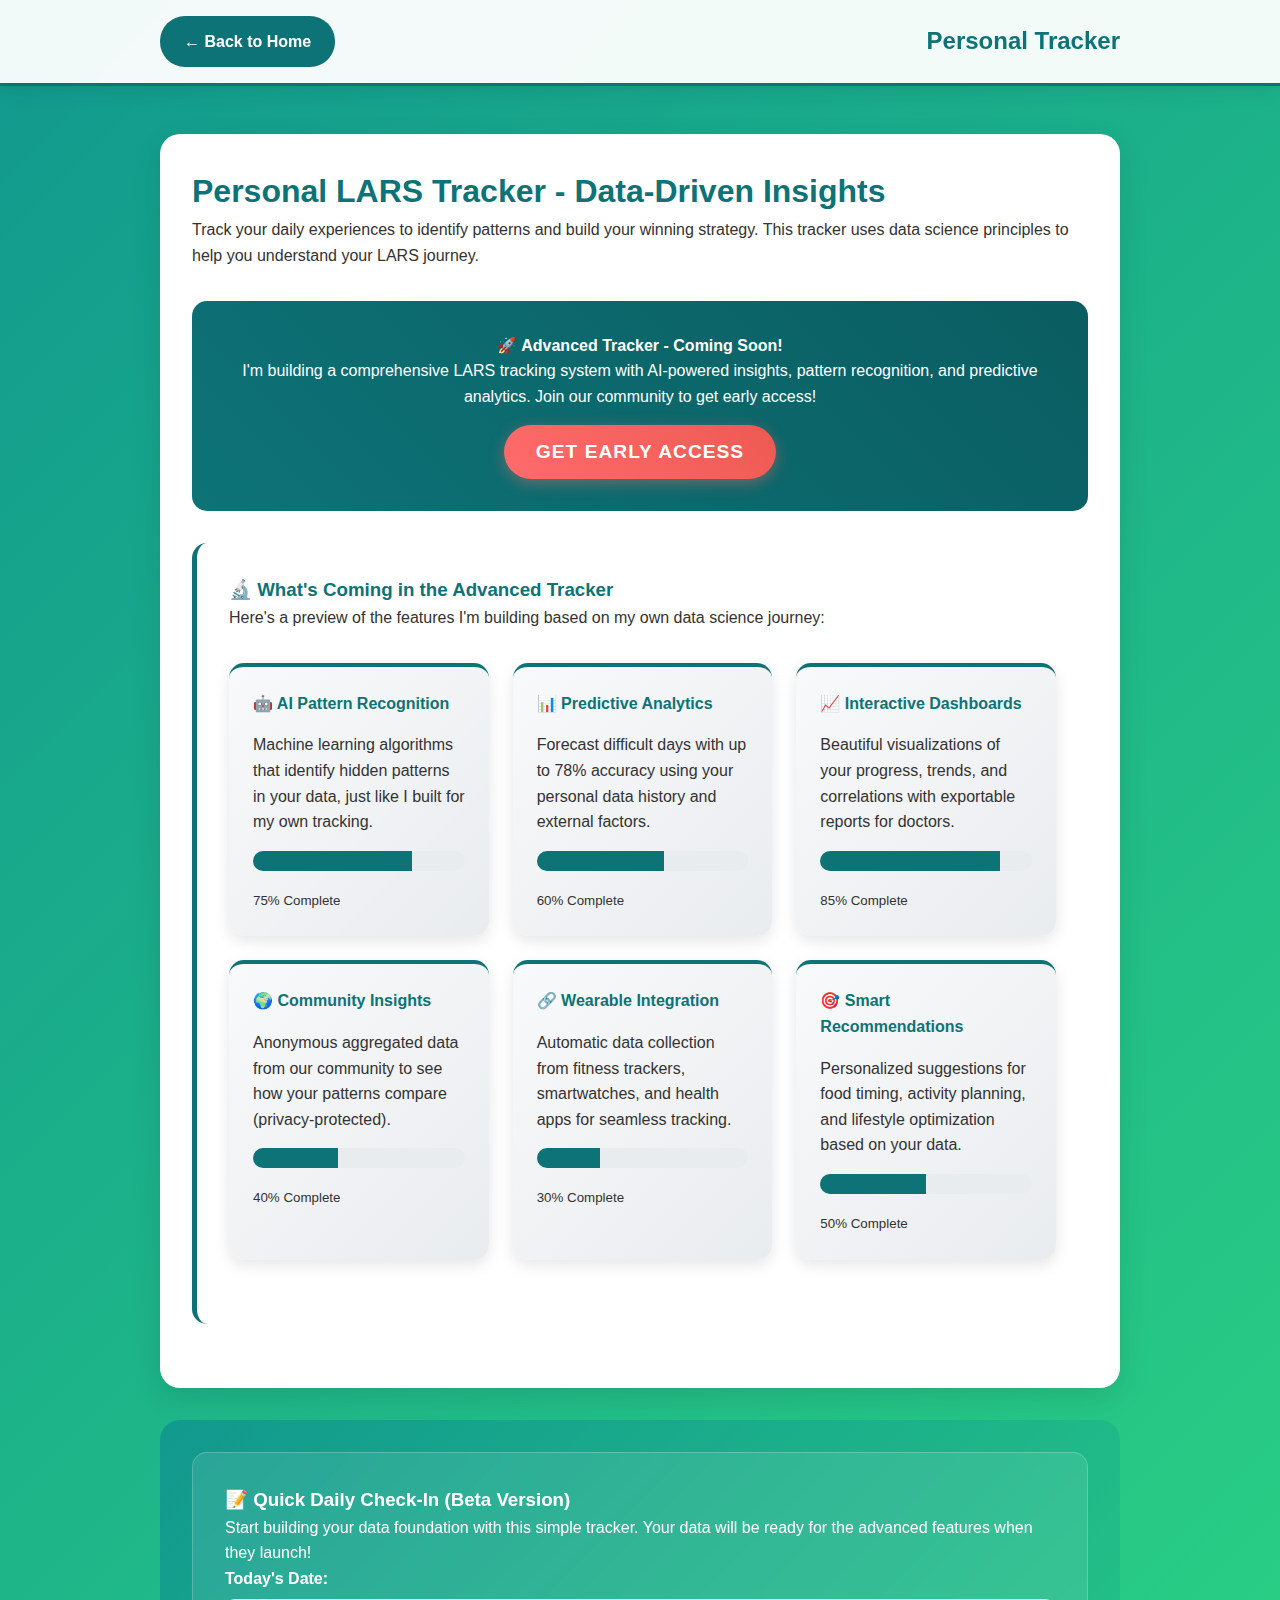
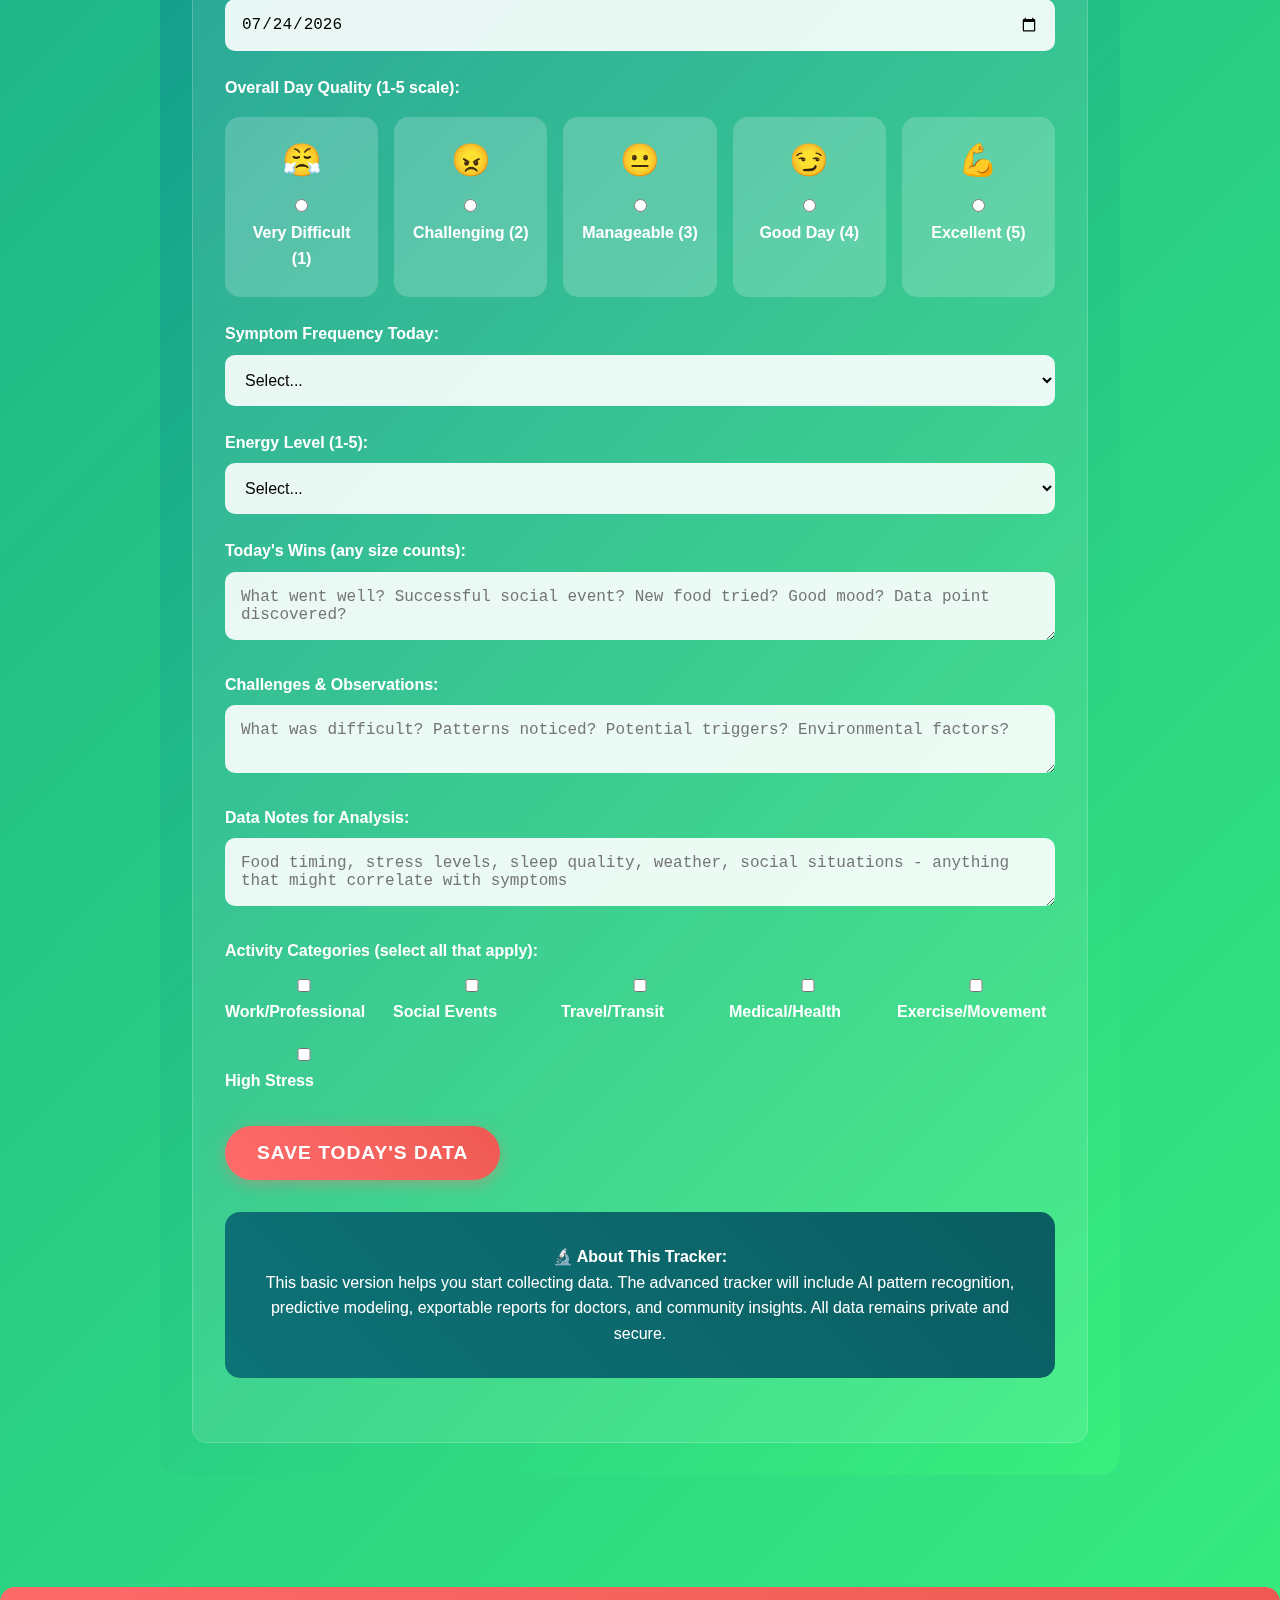
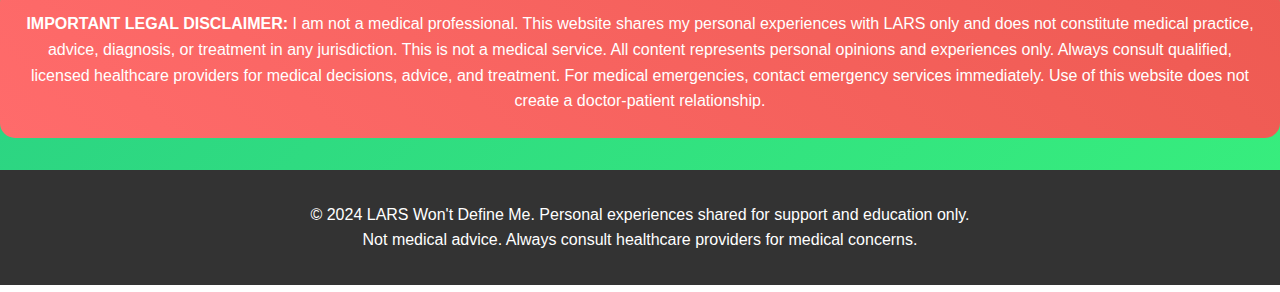
<file: tracker.html>
<!DOCTYPE html>
<html lang="en">
<head>
    <meta charset="UTF-8">
    <meta name="viewport" content="width=device-width, initial-scale=1.0">
    <title>Personal Tracker - LARS Won't Define Me</title>
    <style>
        * {
            margin: 0;
            padding: 0;
            box-sizing: border-box;
        }

        body {
            font-family: 'Arial', sans-serif;
            line-height: 1.6;
            color: #333;
            background: linear-gradient(135deg, #11998e 0%, #38ef7d 100%);
            min-height: 100vh;
        }

        .container {
            max-width: 1000px;
            margin: 0 auto;
            padding: 0 20px;
        }

        /* Tracker Page Specific Colors - Green & Emerald Theme */
        :root {
            --primary-gradient: linear-gradient(135deg, #11998e 0%, #38ef7d 100%);
            --accent-color: #0d7377;
            --secondary-color: #14a085;
            --highlight-bg: linear-gradient(45deg, #0d7377, #0a5d61);
        }

        /* Simple Back Navigation */
        .back-nav {
            background: rgba(255,255,255,0.95);
            padding: 1rem 0;
            backdrop-filter: blur(10px);
            position: sticky;
            top: 0;
            z-index: 100;
            box-shadow: 0 2px 20px rgba(0,0,0,0.1);
            border-bottom: 3px solid var(--accent-color);
        }

        .back-nav .container {
            display: flex;
            justify-content: space-between;
            align-items: center;
        }

        .back-button {
            background: var(--accent-color);
            color: white;
            padding: 0.8rem 1.5rem;
            border-radius: 25px;
            text-decoration: none;
            font-weight: 600;
            transition: all 0.3s;
        }

        .back-button:hover {
            background: var(--secondary-color);
            transform: translateY(-2px);
            box-shadow: 0 4px 15px rgba(13,115,119,0.4);
        }

        .page-title {
            color: var(--accent-color);
            font-size: 1.5rem;
            font-weight: bold;
            margin: 0;
        }

        .page-accent {
            color: var(--accent-color);
        }

        .content-section {
            padding: 3rem 0;
        }

        .page-content {
            background: white;
            padding: 2rem;
            border-radius: 20px;
            box-shadow: 0 10px 30px rgba(0,0,0,0.1);
            margin-bottom: 2rem;
        }

        .tracker-highlight {
            background: var(--highlight-bg);
            color: white;
            padding: 2rem;
            border-radius: 15px;
            margin: 2rem 0;
            text-align: center;
        }

        .fight-button {
            background: linear-gradient(45deg, #ff6b6b, #ee5a52);
            color: white;
            padding: 1rem 2rem;
            font-size: 1.2rem;
            font-weight: bold;
            border: none;
            border-radius: 50px;
            cursor: pointer;
            transition: all 0.3s;
            text-transform: uppercase;
            letter-spacing: 1px;
            box-shadow: 0 4px 15px rgba(255, 107, 107, 0.4);
        }

        .fight-button:hover {
            transform: translateY(-2px);
            box-shadow: 0 6px 20px rgba(255, 107, 107, 0.6);
        }

        .feature-preview {
            background: rgba(255,255,255,0.95);
            padding: 2rem;
            border-radius: 15px;
            margin: 2rem 0;
            border-left: 5px solid var(--accent-color);
        }

        .preview-grid {
            display: grid;
            grid-template-columns: repeat(auto-fit, minmax(250px, 1fr));
            gap: 1.5rem;
            margin: 2rem 0;
        }

        .preview-card {
            background: linear-gradient(135deg, #f8f9fa 0%, #e9ecef 100%);
            padding: 1.5rem;
            border-radius: 15px;
            border-top: 4px solid var(--accent-color);
            box-shadow: 0 5px 15px rgba(0,0,0,0.1);
        }

        .preview-card h4 {
            color: var(--accent-color);
            margin-bottom: 1rem;
        }

        .progress-bar {
            background: #e9ecef;
            border-radius: 10px;
            overflow: hidden;
            height: 20px;
            margin: 1rem 0;
        }

        .progress-fill {
            background: var(--accent-color);
            height: 100%;
            transition: width 0.3s ease;
        }

        .rebel-tracker {
            background: var(--primary-gradient);
            color: white;
            padding: 2rem;
            border-radius: 20px;
            margin: 2rem 0;
        }

        .tracker-form {
            background: rgba(255,255,255,0.1);
            backdrop-filter: blur(10px);
            padding: 2rem;
            border-radius: 15px;
            border: 1px solid rgba(255,255,255,0.2);
        }

        .form-group {
            margin-bottom: 1.5rem;
        }

        .form-group label {
            display: block;
            margin-bottom: 0.5rem;
            font-weight: 600;
            color: white;
        }

        .form-group input, .form-group textarea, .form-group select {
            width: 100%;
            padding: 1rem;
            border: none;
            border-radius: 10px;
            font-size: 1rem;
            background: rgba(255,255,255,0.9);
        }

        .rebel-scale {
            display: flex;
            gap: 1rem;
            margin-top: 1rem;
            flex-wrap: wrap;
        }

        .rebel-option {
            background: rgba(255,255,255,0.2);
            padding: 1rem;
            border-radius: 15px;
            text-align: center;
            cursor: pointer;
            transition: all 0.3s;
            border: 2px solid transparent;
            flex: 1;
            min-width: 120px;
        }

        .rebel-option:hover {
            background: rgba(255,255,255,0.3);
            transform: translateY(-2px);
        }

        .rebel-option input[type="radio"] {
            width: auto;
            margin-bottom: 0.5rem;
        }

        .rebel-emoji {
            font-size: 2rem;
            display: block;
            margin-bottom: 0.5rem;
        }

        .disclaimer {
            background: linear-gradient(45deg, #ff6b6b, #ee5a52);
            color: white;
            padding: 1.5rem;
            margin: 2rem 0;
            border-radius: 15px;
            text-align: center;
            font-weight: 500;
        }

        footer {
            background: #333;
            color: white;
            text-align: center;
            padding: 2rem 0;
        }

        @media (max-width: 768px) {
            .back-nav .container {
                flex-direction: column;
                gap: 1rem;
                text-align: center;
            }
            
            .page-title {
                font-size: 1.2rem;
            }

            .rebel-scale {
                flex-direction: column;
            }

            .preview-grid {
                grid-template-columns: 1fr;
            }
        }
    </style>
</head>
<body>
    <!-- Simple Back Navigation -->
    <div class="back-nav">
        <div class="container">
            <a href="index.html" class="back-button">← Back to Home</a>
            <h2 class="page-title">Personal Tracker</h2>
        </div>
    </div>

    <main>
        <div class="container">
            <div class="content-section">
                <div class="page-content">
                    <h1 class="page-accent">Personal LARS Tracker - Data-Driven Insights</h1>
                    <p>Track your daily experiences to identify patterns and build your winning strategy. This tracker uses data science principles to help you understand your LARS journey.</p>

                    <div class="tracker-highlight">
                        <h4>🚀 Advanced Tracker - Coming Soon!</h4>
                        <p>I'm building a comprehensive LARS tracking system with AI-powered insights, pattern recognition, and predictive analytics. Join our community to get early access!</p>
                        <button class="fight-button" onclick="showSignup()" style="margin-top: 1rem;">GET EARLY ACCESS</button>
                    </div>

                    <div class="feature-preview">
                        <h3 class="page-accent">🔬 What's Coming in the Advanced Tracker</h3>
                        <p>Here's a preview of the features I'm building based on my own data science journey:</p>
                        
                        <div class="preview-grid">
                            <div class="preview-card">
                                <h4>🤖 AI Pattern Recognition</h4>
                                <p>Machine learning algorithms that identify hidden patterns in your data, just like I built for my own tracking.</p>
                                <div class="progress-bar">
                                    <div class="progress-fill" style="width: 75%;"></div>
                                </div>
                                <small>75% Complete</small>
                            </div>
                            
                            <div class="preview-card">
                                <h4>📊 Predictive Analytics</h4>
                                <p>Forecast difficult days with up to 78% accuracy using your personal data history and external factors.</p>
                                <div class="progress-bar">
                                    <div class="progress-fill" style="width: 60%;"></div>
                                </div>
                                <small>60% Complete</small>
                            </div>
                            
                            <div class="preview-card">
                                <h4>📈 Interactive Dashboards</h4>
                                <p>Beautiful visualizations of your progress, trends, and correlations with exportable reports for doctors.</p>
                                <div class="progress-bar">
                                    <div class="progress-fill" style="width: 85%;"></div>
                                </div>
                                <small>85% Complete</small>
                            </div>
                            
                            <div class="preview-card">
                                <h4>🌍 Community Insights</h4>
                                <p>Anonymous aggregated data from our community to see how your patterns compare (privacy-protected).</p>
                                <div class="progress-bar">
                                    <div class="progress-fill" style="width: 40%;"></div>
                                </div>
                                <small>40% Complete</small>
                            </div>
                            
                            <div class="preview-card">
                                <h4>🔗 Wearable Integration</h4>
                                <p>Automatic data collection from fitness trackers, smartwatches, and health apps for seamless tracking.</p>
                                <div class="progress-bar">
                                    <div class="progress-fill" style="width: 30%;"></div>
                                </div>
                                <small>30% Complete</small>
                            </div>
                            
                            <div class="preview-card">
                                <h4>🎯 Smart Recommendations</h4>
                                <p>Personalized suggestions for food timing, activity planning, and lifestyle optimization based on your data.</p>
                                <div class="progress-bar">
                                    <div class="progress-fill" style="width: 50%;"></div>
                                </div>
                                <small>50% Complete</small>
                            </div>
                        </div>
                    </div>
                </div>

                <div class="rebel-tracker">
                    <div class="tracker-form">
                        <h3>📝 Quick Daily Check-In (Beta Version)</h3>
                        <p>Start building your data foundation with this simple tracker. Your data will be ready for the advanced features when they launch!</p>
                        
                        <form id="tracker-form">
                            <div class="form-group">
                                <label>Today's Date:</label>
                                <input type="date" id="tracker-date" required>
                            </div>

                            <div class="form-group">
                                <label>Overall Day Quality (1-5 scale):</label>
                                <div class="rebel-scale">
                                    <div class="rebel-option">
                                        <span class="rebel-emoji">😤</span>
                                        <input type="radio" name="day-quality" value="1" id="day1">
                                        <label for="day1">Very Difficult (1)</label>
                                    </div>
                                    <div class="rebel-option">
                                        <span class="rebel-emoji">😠</span>
                                        <input type="radio" name="day-quality" value="2" id="day2">
                                        <label for="day2">Challenging (2)</label>
                                    </div>
                                    <div class="rebel-option">
                                        <span class="rebel-emoji">😐</span>
                                        <input type="radio" name="day-quality" value="3" id="day3">
                                        <label for="day3">Manageable (3)</label>
                                    </div>
                                    <div class="rebel-option">
                                        <span class="rebel-emoji">😏</span>
                                        <input type="radio" name="day-quality" value="4" id="day4">
                                        <label for="day4">Good Day (4)</label>
                                    </div>
                                    <div class="rebel-option">
                                        <span class="rebel-emoji">💪</span>
                                        <input type="radio" name="day-quality" value="5" id="day5">
                                        <label for="day5">Excellent (5)</label>
                                    </div>
                                </div>
                            </div>

                            <div class="form-group">
                                <label>Symptom Frequency Today:</label>
                                <select name="frequency" required>
                                    <option value="">Select...</option>
                                    <option value="0-2">0-2 episodes</option>
                                    <option value="3-5">3-5 episodes</option>
                                    <option value="6-8">6-8 episodes</option>
                                    <option value="9-12">9-12 episodes</option>
                                    <option value="12+">12+ episodes</option>
                                </select>
                            </div>

                            <div class="form-group">
                                <label>Energy Level (1-5):</label>
                                <select name="energy" required>
                                    <option value="">Select...</option>
                                    <option value="1">Very low</option>
                                    <option value="2">Low</option>
                                    <option value="3">Moderate</option>
                                    <option value="4">Good</option>
                                    <option value="5">High</option>
                                </select>
                            </div>

                            <div class="form-group">
                                <label>Today's Wins (any size counts):</label>
                                <textarea name="wins" placeholder="What went well? Successful social event? New food tried? Good mood? Data point discovered?"></textarea>
                            </div>

                            <div class="form-group">
                                <label>Challenges & Observations:</label>
                                <textarea name="challenges" placeholder="What was difficult? Patterns noticed? Potential triggers? Environmental factors?"></textarea>
                            </div>

                            <div class="form-group">
                                <label>Data Notes for Analysis:</label>
                                <textarea name="data-notes" placeholder="Food timing, stress levels, sleep quality, weather, social situations - anything that might correlate with symptoms"></textarea>
                            </div>

                            <div class="form-group">
                                <label>Activity Categories (select all that apply):</label>
                                <div style="display: grid; grid-template-columns: repeat(auto-fit, minmax(150px, 1fr)); gap: 10px; margin-top: 10px;">
                                    <label style="color: white;"><input type="checkbox" name="activities" value="work"> Work/Professional</label>
                                    <label style="color: white;"><input type="checkbox" name="activities" value="social"> Social Events</label>
                                    <label style="color: white;"><input type="checkbox" name="activities" value="travel"> Travel/Transit</label>
                                    <label style="color: white;"><input type="checkbox" name="activities" value="medical"> Medical/Health</label>
                                    <label style="color: white;"><input type="checkbox" name="activities" value="exercise"> Exercise/Movement</label>
                                    <label style="color: white;"><input type="checkbox" name="activities" value="stress"> High Stress</label>
                                </div>
                            </div>

                            <button type="submit" class="fight-button">SAVE TODAY'S DATA</button>
                        </form>

                        <div class="tracker-highlight" style="margin-top: 2rem;">
                            <h4>🔬 About This Tracker:</h4>
                            <p>This basic version helps you start collecting data. The advanced tracker will include AI pattern recognition, predictive modeling, exportable reports for doctors, and community insights. All data remains private and secure.</p>
                        </div>
                    </div>
                </div>
            </div>
        </div>
    </main>

    <div class="disclaimer">
        <strong>IMPORTANT LEGAL DISCLAIMER:</strong> I am not a medical professional. This website shares my personal experiences with LARS only and does not constitute medical practice, advice, diagnosis, or treatment in any jurisdiction. This is not a medical service. All content represents personal opinions and experiences only. Always consult qualified, licensed healthcare providers for medical decisions, advice, and treatment. For medical emergencies, contact emergency services immediately. Use of this website does not create a doctor-patient relationship.
    </div>

    <footer>
        <div class="container">
            <p>&copy; 2024 LARS Won't Define Me. Personal experiences shared for support and education only.</p>
            <p>Not medical advice. Always consult healthcare providers for medical concerns.</p>
        </div>
    </footer>

    <script>
        // Form handling
        function handleTrackerSubmit(event) {
            event.preventDefault();
            
            const formData = new FormData(event.target);
            const data = {};
            
            for (let [key, value] of formData.entries()) {
                if (key === 'activities') {
                    if (!data[key]) data[key] = [];
                    data[key].push(value);
                } else {
                    data[key] = value;
                }
            }
            
            console.log('Tracker data:', data);
            alert('Entry saved! In a real application, this would be stored securely for your personal use.');
            
            event.target.reset();
            const today = new Date().toISOString().split('T')[0];
            document.getElementById('tracker-date').value = today;
        }

        function showSignup() {
            alert('Sign up functionality coming soon! This will allow you to save your tracking data and connect with other LARS patients.');
        }

        // Initialize page
        document.addEventListener('DOMContentLoaded', function() {
            const today = new Date().toISOString().split('T')[0];
            document.getElementById('tracker-date').value = today;
            
            const trackerForm = document.getElementById('tracker-form');
            if (trackerForm) {
                trackerForm.addEventListener('submit', handleTrackerSubmit);
            }
            
            console.log('Personal Tracker page loaded successfully');
        });
    </script>
</body>
</html>
</file>
<file: styles.css>
/* ===== Reset & Base Styles ===== */
* {
    margin: 0;
    padding: 0;
    box-sizing: border-box;
}

body {
    font-family: 'Arial', sans-serif;
    line-height: 1.6;
    color: #333;
    background: linear-gradient(135deg, #667eea 0%, #764ba2 100%);
    min-height: 100vh;
}

.container {
    max-width: 1000px;
    margin: 0 auto;
    padding: 0 20px;
}

/* ===== Color and Theme Variables ===== */
:root {
    --primary-gradient: linear-gradient(135deg, #667eea 0%, #764ba2 100%);
    --accent-color: #ff6b6b;
    --secondary-color: #764ba2;
    --highlight-bg: linear-gradient(45deg, #ff6b6b, #ee5a52);
}

/* ===== Imported from Original Inline CSS ===== */

        * {
            margin: 0;
            padding: 0;
            box-sizing: border-box;
        }

        body {
            font-family: 'Arial', sans-serif;
            line-height: 1.6;
            color: #333;
            background: linear-gradient(135deg, #667eea 0%, #764ba2 100%);
            min-height: 100vh;
        }

        .container {
            max-width: 1000px;
            margin: 0 auto;
            padding: 0 20px;
        }

        /* Home Page Specific Colors - Purple & Red Theme */
        :root {
            --primary-gradient: linear-gradient(135deg, #667eea 0%, #764ba2 100%);
            --accent-color: #ff6b6b;
            --secondary-color: #764ba2;
            --highlight-bg: linear-gradient(45deg, #ff6b6b, #ee5a52);
        }

        /* Neon Effects */
        .neon-green {
            color: #39ff14;
            text-shadow: 0 0 10px #39ff14, 0 0 20px #39ff14, 0 0 30px #39ff14;
        }

        .neon-red {
            color: #ff073a;
            text-shadow: 0 0 10px #ff073a, 0 0 20px #ff073a, 0 0 30px #ff073a;
        }

        /* Header Styles */
        header {
            background: rgba(0,0,0,0.8);
            color: white;
            padding: 3rem 0;
            text-align: center;
            position: relative;
            overflow: hidden;
        }

        .hero-content {
            position: relative;
            z-index: 2;
        }

        .rebel-title {
            font-size: 3.5rem;
            font-weight: bold;
            margin-bottom: 1rem;
            text-shadow: 2px 2px 4px rgba(0,0,0,0.5);
            color: #ff6b6b;
        }

        .rebel-subtitle {
            font-size: 1.3rem;
            margin-bottom: 2rem;
            color: #ffeaa7;
        }

        .manifesto-box {
            background: rgba(255,255,255,0.1);
            backdrop-filter: blur(10px);
            border: 2px solid #ff6b6b;
            border-radius: 15px;
            padding: 2rem;
            margin: 2rem auto;
            max-width: 600px;
            text-align: left;
        }

        .manifesto-box h3 {
            color: #ff6b6b;
            font-size: 1.5rem;
            margin-bottom: 1rem;
            text-align: center;
        }

        .fight-button {
            background: linear-gradient(45deg, #ff6b6b, #ee5a52);
            color: white;
            padding: 1rem 2rem;
            font-size: 1.2rem;
            font-weight: bold;
            border: none;
            border-radius: 50px;
            cursor: pointer;
            transition: all 0.3s;
            text-transform: uppercase;
            letter-spacing: 1px;
            box-shadow: 0 4px 15px rgba(255, 107, 107, 0.4);
            text-decoration: none;
            display: inline-block;
        }

        .fight-button:hover {
            transform: translateY(-2px);
            box-shadow: 0 6px 20px rgba(255, 107, 107, 0.6);
        }

        /* Navigation Styles */
        nav {
            background: rgba(255,255,255,0.95);
            padding: 1rem 0;
            backdrop-filter: blur(10px);
            position: sticky;
            top: 0;
            z-index: 100;
            box-shadow: 0 2px 20px rgba(0,0,0,0.1);
        }

        .nav-container {
            display: flex;
            justify-content: space-between;
            align-items: center;
        }

        .nav-links {
            display: flex;
            gap: 2rem;
            list-style: none;
            margin: 0;
            padding: 0;
        }

        .nav-links.mobile {
            display: none;
            position: absolute;
            top: 100%;
            left: 0;
            right: 0;
            background: rgba(255,255,255,0.98);
            backdrop-filter: blur(10px);
            flex-direction: column;
            padding: 1rem;
            box-shadow: 0 4px 20px rgba(0,0,0,0.1);
            border-radius: 0 0 15px 15px;
        }

        .nav-links.mobile.active {
            display: flex;
        }

        .hamburger {
            display: none;
            flex-direction: column;
            cursor: pointer;
            padding: 5px;
        }

        .hamburger span {
            width: 25px;
            height: 3px;
            background: #333;
            margin: 3px 0;
            transition: 0.3s;
            border-radius: 2px;
        }

        .hamburger.active span:nth-child(1) {
            transform: rotate(-45deg) translate(-5px, 6px);
        }

        .hamburger.active span:nth-child(2) {
            opacity: 0;
        }

        .hamburger.active span:nth-child(3) {
            transform: rotate(45deg) translate(-5px, -6px);
        }

        .auth-links {
            display: flex;
            gap: 1rem;
        }

        .nav-links a {
            text-decoration: none;
            color: #333;
            font-weight: 600;
            padding: 0.5rem 1rem;
            border-radius: 25px;
            transition: all 0.3s;
        }

        .nav-links a:hover, .nav-links a.active {
            background: #ff6b6b;
            color: white;
            transform: translateY(-2px);
        }

        .auth-links a {
            background: linear-gradient(45deg, #667eea, #764ba2);
            color: white;
            padding: 0.6rem 1.2rem;
            border-radius: 25px;
            text-decoration: none;
            font-weight: 600;
            font-size: 0.9rem;
            transition: all 0.3s;
            border: 2px solid transparent;
        }

        .auth-links a:hover {
            background: linear-gradient(45deg, #ff6b6b, #ee5a52);
            transform: translateY(-2px);
            box-shadow: 0 4px 15px rgba(255, 107, 107, 0.4);
        }

        .auth-links a.signup {
            background: linear-gradient(45deg, #39ff14, #32d812);
            color: #333;
        }

        .auth-links a.signup:hover {
            background: linear-gradient(45deg, #ff6b6b, #ee5a52);
            color: white;
        }

        /* Main Content */
        main {
            background: white;
            min-height: 100vh;
        }

        .content-section {
            padding: 3rem 0;
        }

        .page-content {
            background: white;
            padding: 2rem;
            border-radius: 20px;
            box-shadow: 0 10px 30px rgba(0,0,0,0.1);
            margin-bottom: 2rem;
        }

        .page-accent {
            color: var(--accent-color);
        }

        .home-highlight {
            background: var(--highlight-bg);
            color: white;
            padding: 2rem;
            border-radius: 15px;
            margin: 2rem 0;
            text-align: center;
        }

        .rebel-post {
            background: linear-gradient(135deg, #f8f9fa 0%, #e9ecef 100%);
            padding: 2rem;
            border-radius: 20px;
            margin-bottom: 2rem;
            border-left: 6px solid #ff6b6b;
            position: relative;
            overflow: hidden;
        }

        .rebel-post::before {
            content: "💪";
            position: absolute;
            top: 1rem;
            right: 1rem;
            font-size: 2rem;
            opacity: 0.3;
        }

        .post-meta {
            display: flex;
            align-items: center;
            gap: 1rem;
            margin-bottom: 1rem;
            color: #666;
        }

        .rebel-badge {
            background: #ff6b6b;
            color: white;
            padding: 0.3rem 1rem;
            border-radius: 20px;
            font-size: 0.9rem;
            font-weight: bold;
        }

        .post-title {
            font-size: 2rem;
            color: #333;
            margin-bottom: 1rem;
            font-weight: bold;
        }

        .post-content {
            font-size: 1.1rem;
            line-height: 1.8;
        }

        .post-content h4 {
            color: #ff6b6b;
            margin: 1.5rem 0 1rem 0;
            font-size: 1.2rem;
        }

        .post-content p {
            margin-bottom: 1.5rem;
        }

        .post-content ul {
            margin: 1rem 0;
            padding-left: 2rem;
        }

        .post-content li {
            margin-bottom: 0.8rem;
        }

        .rebel-quote {
            font-style: italic;
            font-size: 1.2rem;
            color: #ff6b6b;
            text-align: center;
            margin: 2rem 0;
            padding: 1rem;
            border-left: 4px solid #ff6b6b;
            background: #f8f9fa;
        }

        /* Page Preview Grid */
        .pages-grid {
            display: grid;
            grid-template-columns: repeat(auto-fit, minmax(300px, 1fr));
            gap: 2rem;
            margin: 3rem 0;
        }

        .page-preview {
            background: linear-gradient(135deg, #f8f9fa 0%, #e9ecef 100%);
            padding: 2rem;
            border-radius: 20px;
            box-shadow: 0 5px 15px rgba(0,0,0,0.1);
            transition: transform 0.3s;
            text-decoration: none;
            color: inherit;
            border-top: 4px solid #ff6b6b;
        }

        .page-preview:hover {
            transform: translateY(-5px);
            box-shadow: 0 8px 25px rgba(0,0,0,0.15);
        }

        .page-preview.journal {
            border-top-color: #0066cc;
        }

        .page-preview.tracker {
            border-top-color: #0d7377;
        }

        .page-preview.community {
            border-top-color: #ff6b35;
        }

        .page-preview.resources {
            border-top-color: #5a67d8;
        }

        .page-preview.about {
            border-top-color: #63b3ed;
        }

        .page-preview h3 {
            color: #333;
            margin-bottom: 1rem;
            font-size: 1.3rem;
        }

        .page-preview p {
            color: #666;
            margin-bottom: 1rem;
            line-height: 1.6;
        }

        .page-preview .preview-features {
            list-style: none;
            padding: 0;
            margin: 1rem 0;
        }

        .page-preview .preview-features li {
            color: #555;
            padding: 0.3rem 0;
            font-size: 0.9rem;
        }

        .page-preview .preview-features li::before {
            content: "▸";
            color: #ff6b6b;
            margin-right: 0.5rem;
        }

        .disclaimer {
            background: linear-gradient(45deg, #ff6b6b, #ee5a52);
            color: white;
            padding: 1.5rem;
            margin: 2rem 0;
            border-radius: 15px;
            text-align: center;
            font-weight: 500;
        }

        footer {
            background: #333;
            color: white;
            text-align: center;
            padding: 2rem 0;
        }

        @media (max-width: 968px) {
            .nav-links {
                display: none;
            }

            .hamburger {
                display: flex;
            }

            .auth-links {
                gap: 0.5rem;
            }

            .auth-links a {
                padding: 0.4rem 0.8rem;
                font-size: 0.9rem;
            }
        }

        @media (max-width: 768px) {
            .rebel-title {
                font-size: 2.5rem;
            }
            
            .manifesto-box {
                margin: 1rem;
                padding: 1rem;
            }

            .auth-links a {
                padding: 0.3rem 0.6rem;
                font-size: 0.8rem;
            }

            .pages-grid {
                grid-template-columns: 1fr;
            }

            .post-meta {
                flex-direction: column;
                align-items: flex-start;
            }
        }
    

/* ===== Shared Utility Styles ===== */
.page-accent {
    color: var(--accent-color);
}
.fight-button:hover {
    transform: translateY(-2px);
    box-shadow: 0 6px 20px rgba(255, 107, 107, 0.6);
}


/* ===== Enhanced Nav Styles ===== */
.logo {
    font-size: 1.8rem;
    font-weight: bold;
    color: var(--accent-color);
    text-decoration: none;
    margin-right: 2rem;
}

.nav-container {
    display: flex;
    justify-content: space-between;
    align-items: center;
    flex-wrap: wrap;
}

.nav-links {
    display: flex;
    gap: 2rem;
    list-style: none;
    margin: 0;
    padding: 0;
}

.nav-links li {
    display: flex;
    align-items: center;
}

.nav-links a {
    text-decoration: none;
    color: #333;
    font-weight: 700;
    text-align: center;
    line-height: 1.2;
}

.auth-links {
    display: flex;
    gap: 1rem;
}

.auth-links a {
    display: inline-block;
    padding: 0.6rem 1.2rem;
    text-align: center;
    font-weight: bold;
    border-radius: 25px;
}
</file>
